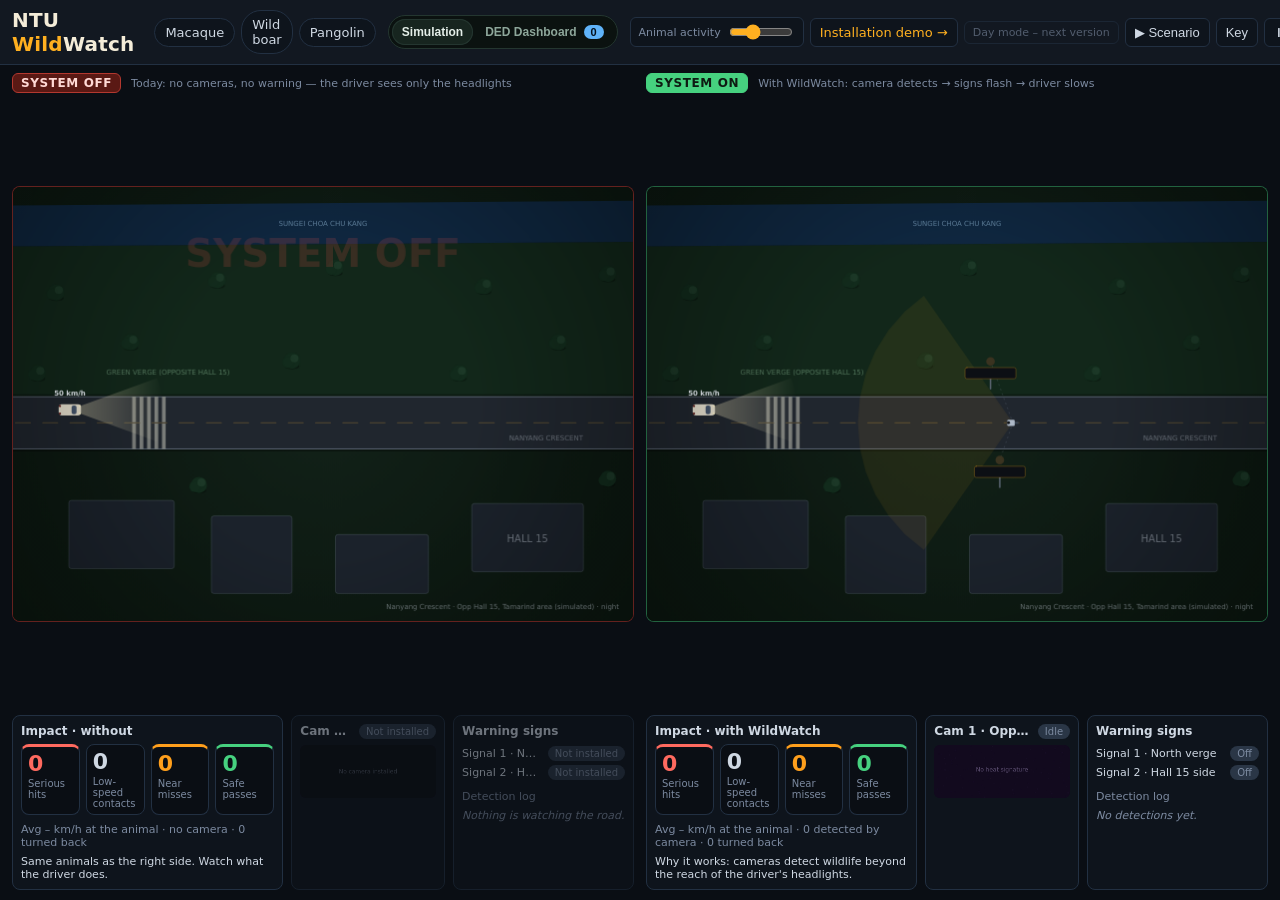
<file: index.html>
<!DOCTYPE html>
<html lang="en">
<head>
  <meta charset="UTF-8" />
  <meta name="viewport" content="width=device-width, initial-scale=1.0" />
  <title>NTU WildWatch — Demo</title>
  <link rel="icon" href="data:image/svg+xml,%3Csvg xmlns='http://www.w3.org/2000/svg' viewBox='0 0 32 32'%3E%3Crect width='32' height='32' rx='6' fill='%230a0e14'/%3E%3Ccircle cx='16' cy='16' r='7' fill='%23ffb020'/%3E%3C/svg%3E" />
  <link rel="stylesheet" href="css/style.css" />
</head>
<body>
  <div id="app">
    <!-- Top bar: brand + tray + controls -->
    <header id="topbar">
      <div class="brand">
        <div class="brand-title" id="brand-title">NTU WildWatch</div>
        <div class="brand-sub" id="brand-tagline"></div>
      </div>
      <div id="tray" class="tray">
        <span class="tray-label">Animals:</span>
        <!-- Species chips are injected by dashboard.js from config -->
      </div>
      <!-- The DED dashboard extension's "Simulation | DED Dashboard" tabs are moved here -->
      <div id="ww-tabs-slot" class="ww-tabs-slot"></div>
      <div class="controls">
        <label class="rate-knob" title="How often animals arrive in the auto-demo">
          <span>Animal activity</span>
          <input id="rate" type="range" min="1" max="10" step="1" value="4" />
        </label>
        <a class="page-link" href="installation.html" title="The installation demo: research values, recommended two-camera layout, cars both ways">Installation demo →</a>
        <span class="badge badge-disabled">Day mode – next version</span>
        <button id="btn-scenario" type="button" title="Play the preset 3-act comparison (S)">▶ Scenario</button>
        <button id="btn-legend" type="button">Key</button>
        <button id="btn-pause" type="button">⏸ Pause</button>
        <button id="btn-reset" type="button">↺ Reset</button>
      </div>
    </header>

    <!-- Main: the same scene twice, side by side. Left = system OFF, right = ON.
         Both share the animals; each has its own car, cameras/signs and scoreboard.
         Grid rows: panel titles / maps / dashboards. -->
    <main id="stage">
      <div class="panel-head off">
        <span class="panel-tag">System OFF</span>
        <span class="panel-sub">Today: no cameras, no warning — the driver sees only the headlights</span>
      </div>
      <div class="panel-head on">
        <span class="panel-tag">System ON</span>
        <span class="panel-sub">With WildWatch: camera detects → signs flash → driver slows</span>
      </div>

      <section class="map-wrap" id="map-wrap-off">
        <canvas class="map" id="map-off" width="1000" height="700"></canvas>
      </section>
      <section class="map-wrap" id="map-wrap-on">
        <canvas class="map" id="map-on" width="1000" height="700"></canvas>
        <div id="legend" class="legend-box" hidden></div>
      </section>
      <div id="hint" class="hint" hidden>
        <span class="hint-dot"></span>
        <span id="hint-text">Drag an animal onto either road to try it yourself</span>
      </div>
      <!-- Preset scenario: results card shown over both maps when it ends (js/scenario.js) -->
      <div id="scenario-card" class="scenario-card" hidden></div>

      <!-- Per-side dashboards: built by dashboard.js -->
      <div class="panel-dash off" id="dash-off"></div>
      <div class="panel-dash on" id="dash-on"></div>
    </main>
  </div>

  <!-- Classic script tags in dependency order. NO ES modules (file:// safe). -->
  <script src="js/config.js"></script>
  <script src="js/geometry.js"></script>
  <script src="js/stats.js"></script>
  <script src="js/animals.js"></script>
  <script src="js/spawner.js"></script>
  <script src="js/car.js"></script>
  <script src="js/detection.js"></script>
  <script src="js/render.js"></script>
  <script src="js/dashboard.js"></script>
  <script src="js/scenario.js"></script>
  <script src="js/main.js"></script>

  <!-- Team DED dashboard extension (vendored). Loads last so js/config.js has set
       window.WILDWATCH_CONFIG; our sim reports detections via WildWatch.record(). -->
  <script src="wildwatch-dashboard.js"></script>
</body>
</html>
</file>
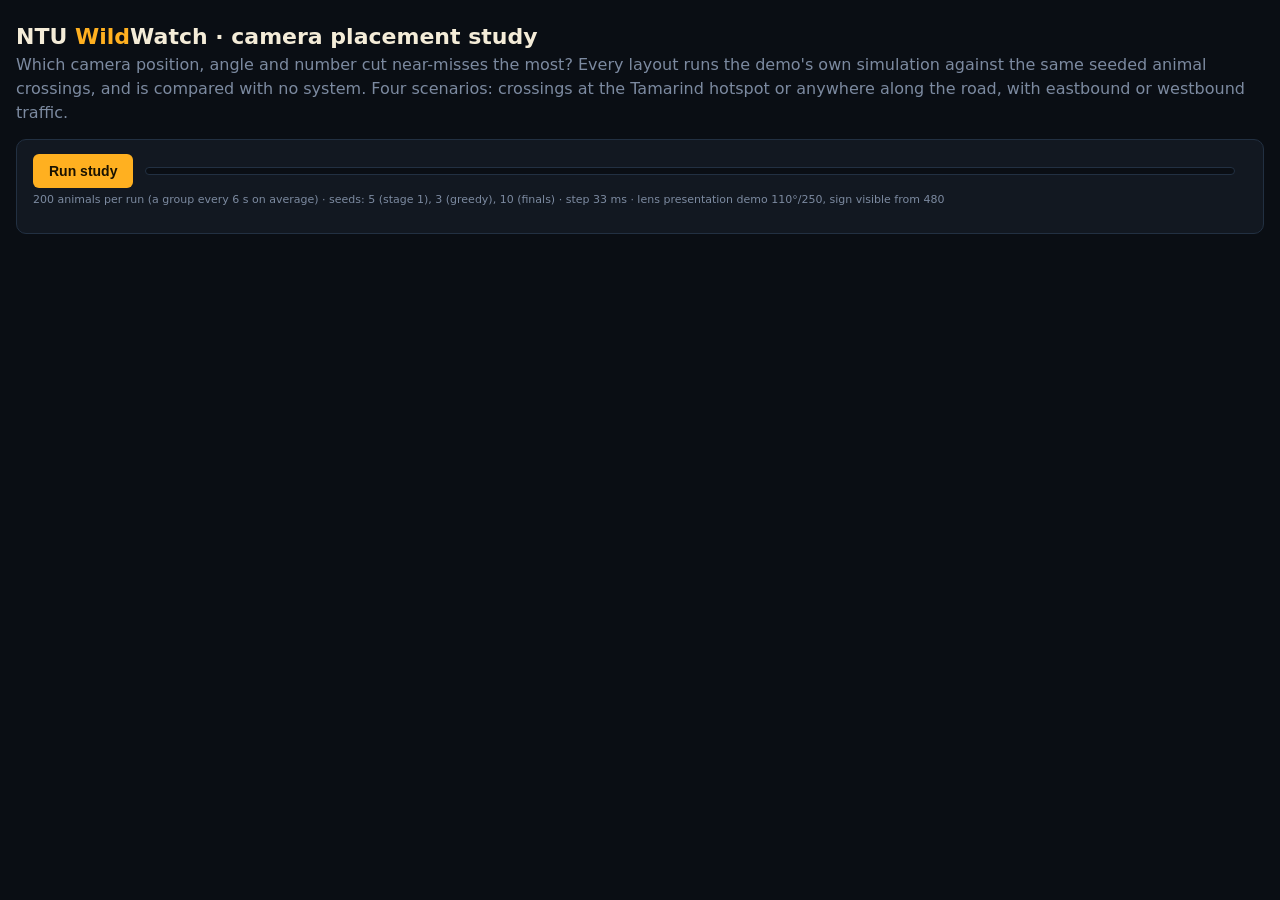
<file: research/index.html>
<!DOCTYPE html>
<html lang="en">
<head>
  <meta charset="UTF-8" />
  <meta name="viewport" content="width=device-width, initial-scale=1.0" />
  <title>Camera Placement Study</title>
  <link rel="icon" href="data:image/svg+xml,%3Csvg xmlns='http://www.w3.org/2000/svg' viewBox='0 0 32 32'%3E%3Crect width='32' height='32' rx='6' fill='%230a0e14'/%3E%3Ccircle cx='16' cy='16' r='7' fill='%23ffb020'/%3E%3C/svg%3E" />
  <style>
    :root { --bg: #0a0e14; --panel: #121821; --border: #223042; --text: #cfd8e3; --muted: #7c8aa0; --amber: #ffb020; --ok: #46d17f; }
    * { box-sizing: border-box; }
    body { margin: 0; background: var(--bg); color: var(--text); font-family: system-ui, -apple-system, "Segoe UI", Roboto, sans-serif; }
    main { max-width: 1400px; margin: 0 auto; padding: 24px 16px 60px; }
    h1 { margin: 0 0 4px; font-size: 22px; color: #f4ecd8; }
    h1 span { color: var(--amber); }
    h2 { margin: 30px 0 4px; font-size: 16px; }
    p { margin: 4px 0 10px; line-height: 1.5; }
    .muted { color: var(--muted); }
    .small { font-size: 11px; }
    .panel { background: var(--panel); border: 1px solid var(--border); border-radius: 10px; padding: 14px 16px; margin-top: 14px; }
    button { background: var(--amber); color: #1a1200; border: 0; border-radius: 6px; padding: 9px 16px; font-weight: 700; font-size: 14px; cursor: pointer; }
    button:disabled { opacity: 0.5; cursor: wait; }
    button.ghost { background: transparent; color: var(--text); border: 1px solid var(--border); font-weight: 500; }
    .row { display: flex; align-items: center; gap: 12px; flex-wrap: wrap; }
    #progress { flex: 1 1 260px; height: 8px; background: var(--bg); border: 1px solid var(--border); border-radius: 5px; overflow: hidden; }
    #progress span { display: block; height: 100%; width: 0; background: var(--amber); }
    .tbox { overflow-x: auto; border: 1px solid var(--border); border-radius: 8px; margin-top: 8px; }
    table { border-collapse: collapse; width: 100%; font-size: 12px; font-variant-numeric: tabular-nums; }
    th { position: sticky; top: 0; background: var(--panel); text-align: left; font-size: 11px; color: var(--muted); padding: 7px 9px; border-bottom: 1px solid var(--border); white-space: nowrap; }
    table.sortable th { cursor: pointer; }
    td { padding: 6px 9px; border-bottom: 1px solid rgba(34,48,66,0.6); white-space: nowrap; }
    td.strong { color: var(--ok); font-weight: 700; }
    .layouts { display: grid; grid-template-columns: repeat(auto-fit, minmax(300px, 1fr)); gap: 12px; margin-top: 8px; }
    .lcard { background: var(--panel); border: 1px solid var(--border); border-radius: 10px; padding: 10px; font-size: 13px; display: flex; flex-direction: column; gap: 6px; }
    .lcard canvas { width: 100%; border-radius: 6px; }
    .bar { height: 7px; background: var(--bg); border-radius: 4px; overflow: hidden; }
    .bar span { display: block; height: 100%; background: var(--ok); }
  </style>
</head>
<body>
  <main>
    <h1>NTU <span>Wild</span>Watch · camera placement study</h1>
    <p class="muted">Which camera position, angle and number cut near-misses the most? Every layout runs the demo's own
      simulation against the same seeded animal crossings, and is compared with no system. Four scenarios: crossings at the
      Tamarind hotspot or anywhere along the road, with eastbound or westbound traffic.</p>
    <div class="panel">
      <div class="row">
        <button id="run" type="button">Run study</button>
        <div id="progress"><span></span></div>
        <span id="progress-label" class="muted small"></span>
        <button id="csv" class="ghost" type="button" hidden>Download CSV</button>
      </div>
      <p class="muted small" id="settings"></p>
      <p id="status" class="small"></p>
    </div>
    <div id="results"></div>
  </main>

  <!-- The demo's own simulation modules (classic scripts, file:// safe) -->
  <script src="../js/config.js"></script>
  <script src="../js/geometry.js"></script>
  <script src="../js/stats.js"></script>
  <script src="../js/animals.js"></script>
  <script src="../js/spawner.js"></script>
  <script src="../js/car.js"></script>
  <script src="../js/detection.js"></script>
  <script src="study.js"></script>
</body>
</html>
</file>
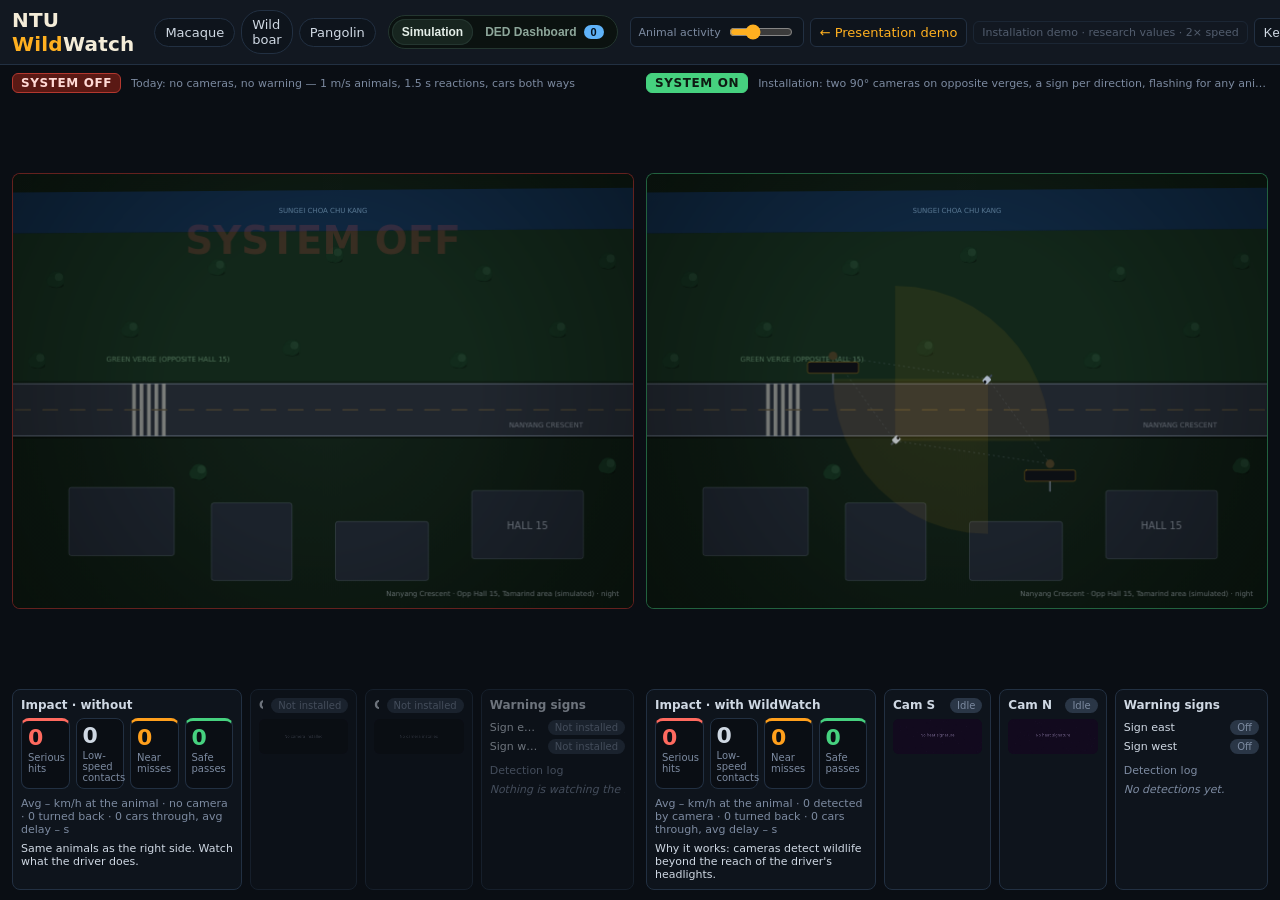
<file: installation.html>
<!DOCTYPE html>
<html lang="en">
<head>
  <meta charset="UTF-8" />
  <meta name="viewport" content="width=device-width, initial-scale=1.0" />
  <title>NTU WildWatch — Installation demo</title>
  <link rel="icon" href="data:image/svg+xml,%3Csvg xmlns='http://www.w3.org/2000/svg' viewBox='0 0 32 32'%3E%3Crect width='32' height='32' rx='6' fill='%230a0e14'/%3E%3Ccircle cx='16' cy='16' r='7' fill='%23ffb020'/%3E%3C/svg%3E" />
  <link rel="stylesheet" href="css/style.css" />
</head>
<!-- data-mode="installation": js/main.js applies config.research (the literature
     values) and config.installation (the recommended installation: 90° camera, a
     sign per direction at its coverage edge flashing for any animal in view, the
     sign asks drivers to slow, 30% obey) and runs a stream of cars both ways.
     index.html is the ordinary presentation demo and is unchanged. -->
<body data-mode="installation">
  <div id="app">
    <header id="topbar">
      <div class="brand">
        <div class="brand-title" id="brand-title">NTU WildWatch</div>
        <div class="brand-sub" id="brand-tagline"></div>
      </div>
      <div id="tray" class="tray">
        <span class="tray-label">Animals:</span>
      </div>
      <div id="ww-tabs-slot" class="ww-tabs-slot"></div>
      <div class="controls">
        <label class="rate-knob" title="How often animals arrive (simulated time; level 4 = a group every 30 s)">
          <span>Animal activity</span>
          <input id="rate" type="range" min="1" max="10" step="1" value="4" />
        </label>
        <a class="page-link" href="index.html" title="The presentation demo: one car per side, demo pacing">← Presentation demo</a>
        <span class="badge badge-disabled" id="inst-badge">Installation demo</span>
        <button id="btn-legend" type="button">Key</button>
        <button id="btn-pause" type="button">⏸ Pause</button>
        <button id="btn-reset" type="button">↺ Reset</button>
      </div>
    </header>

    <main id="stage">
      <div class="panel-head off">
        <span class="panel-tag">System OFF</span>
        <span class="panel-sub">Today: no cameras, no warning</span>
      </div>
      <div class="panel-head on">
        <span class="panel-tag">System ON</span>
        <span class="panel-sub">Recommended installation</span>
      </div>

      <section class="map-wrap" id="map-wrap-off">
        <canvas class="map" id="map-off" width="1000" height="700"></canvas>
      </section>
      <section class="map-wrap" id="map-wrap-on">
        <canvas class="map" id="map-on" width="1000" height="700"></canvas>
        <div id="legend" class="legend-box" hidden></div>
      </section>
      <div id="hint" class="hint" hidden>
        <span class="hint-dot"></span>
        <span id="hint-text"></span>
      </div>
      <div id="scenario-card" class="scenario-card" hidden></div>

      <div class="panel-dash off" id="dash-off"></div>
      <div class="panel-dash on" id="dash-on"></div>
    </main>
  </div>

  <!-- Classic script tags in dependency order. NO ES modules (file:// safe). -->
  <script src="js/config.js"></script>
  <script src="js/geometry.js"></script>
  <script src="js/stats.js"></script>
  <script src="js/animals.js"></script>
  <script src="js/spawner.js"></script>
  <script src="js/car.js"></script>
  <script src="js/detection.js"></script>
  <script src="js/render.js"></script>
  <script src="js/dashboard.js"></script>
  <script src="js/scenario.js"></script>
  <script src="js/main.js"></script>
  <script src="wildwatch-dashboard.js"></script>
</body>
</html>
</file>
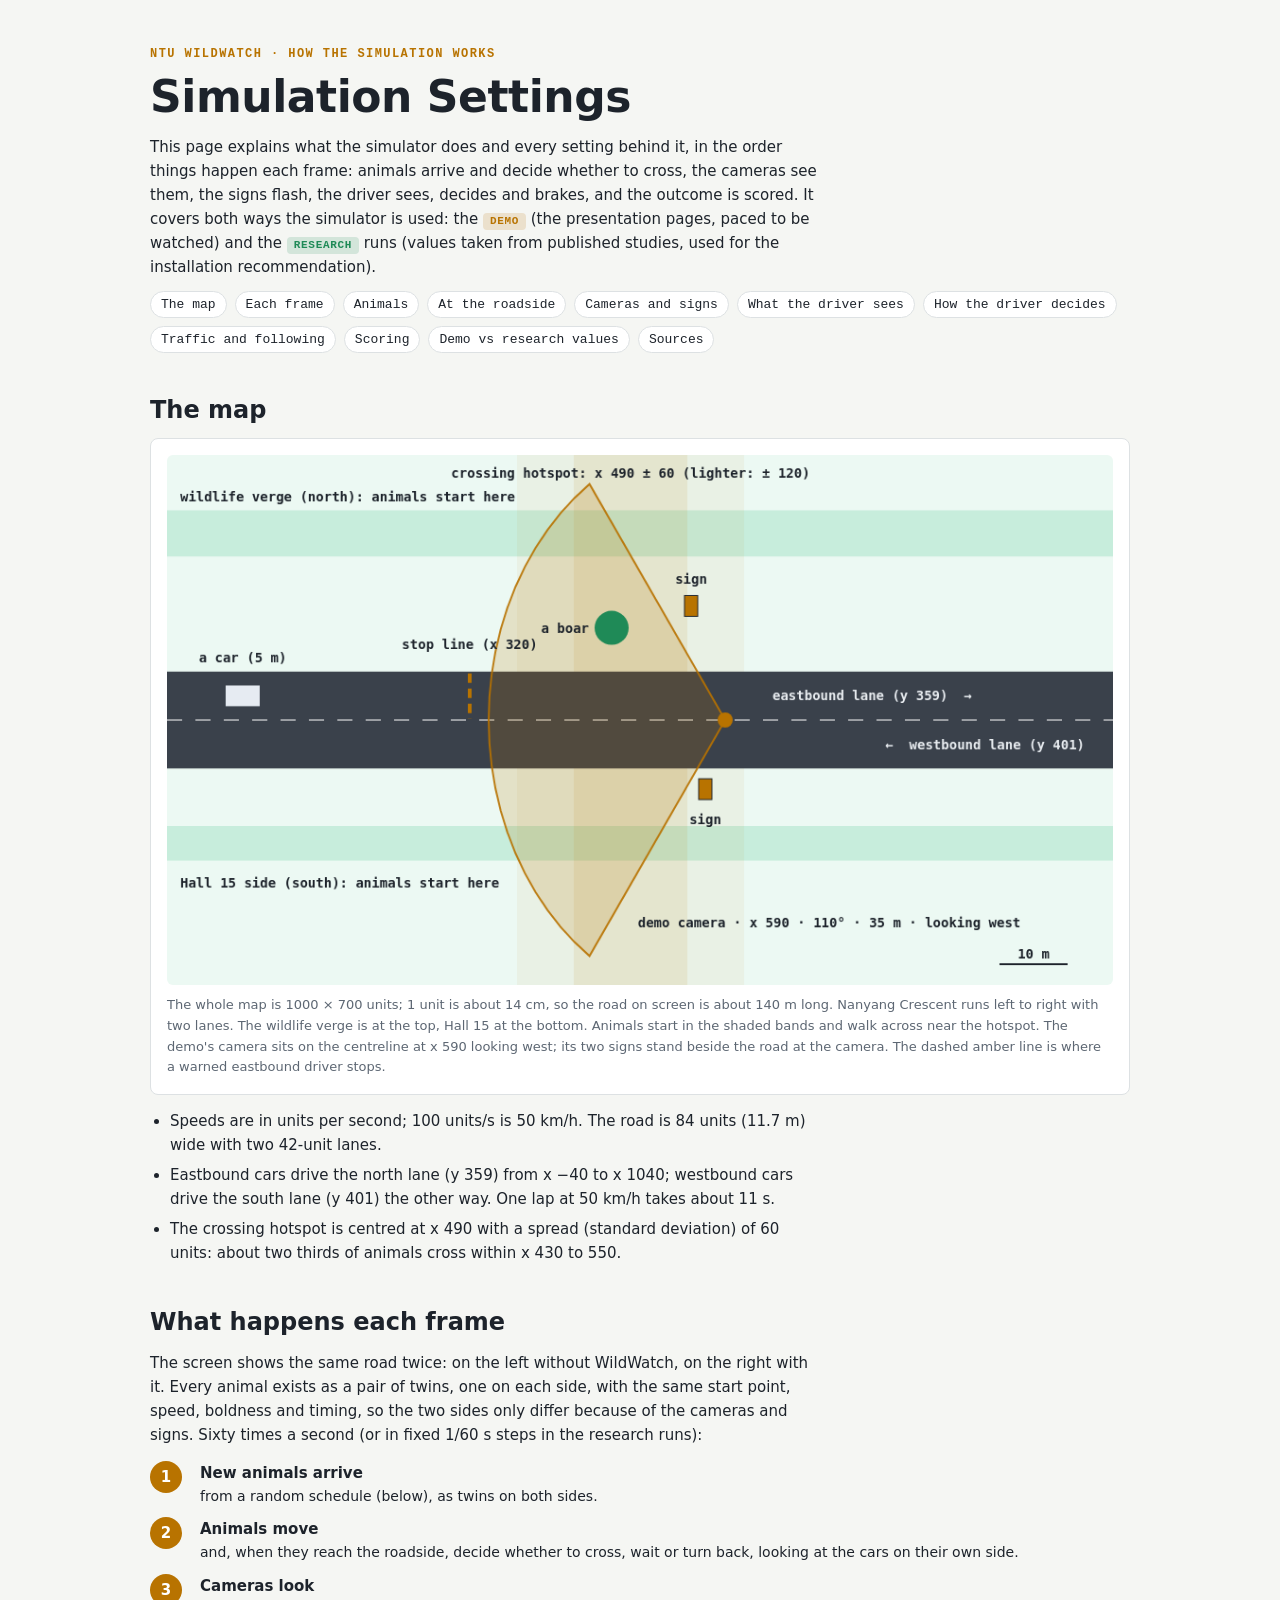
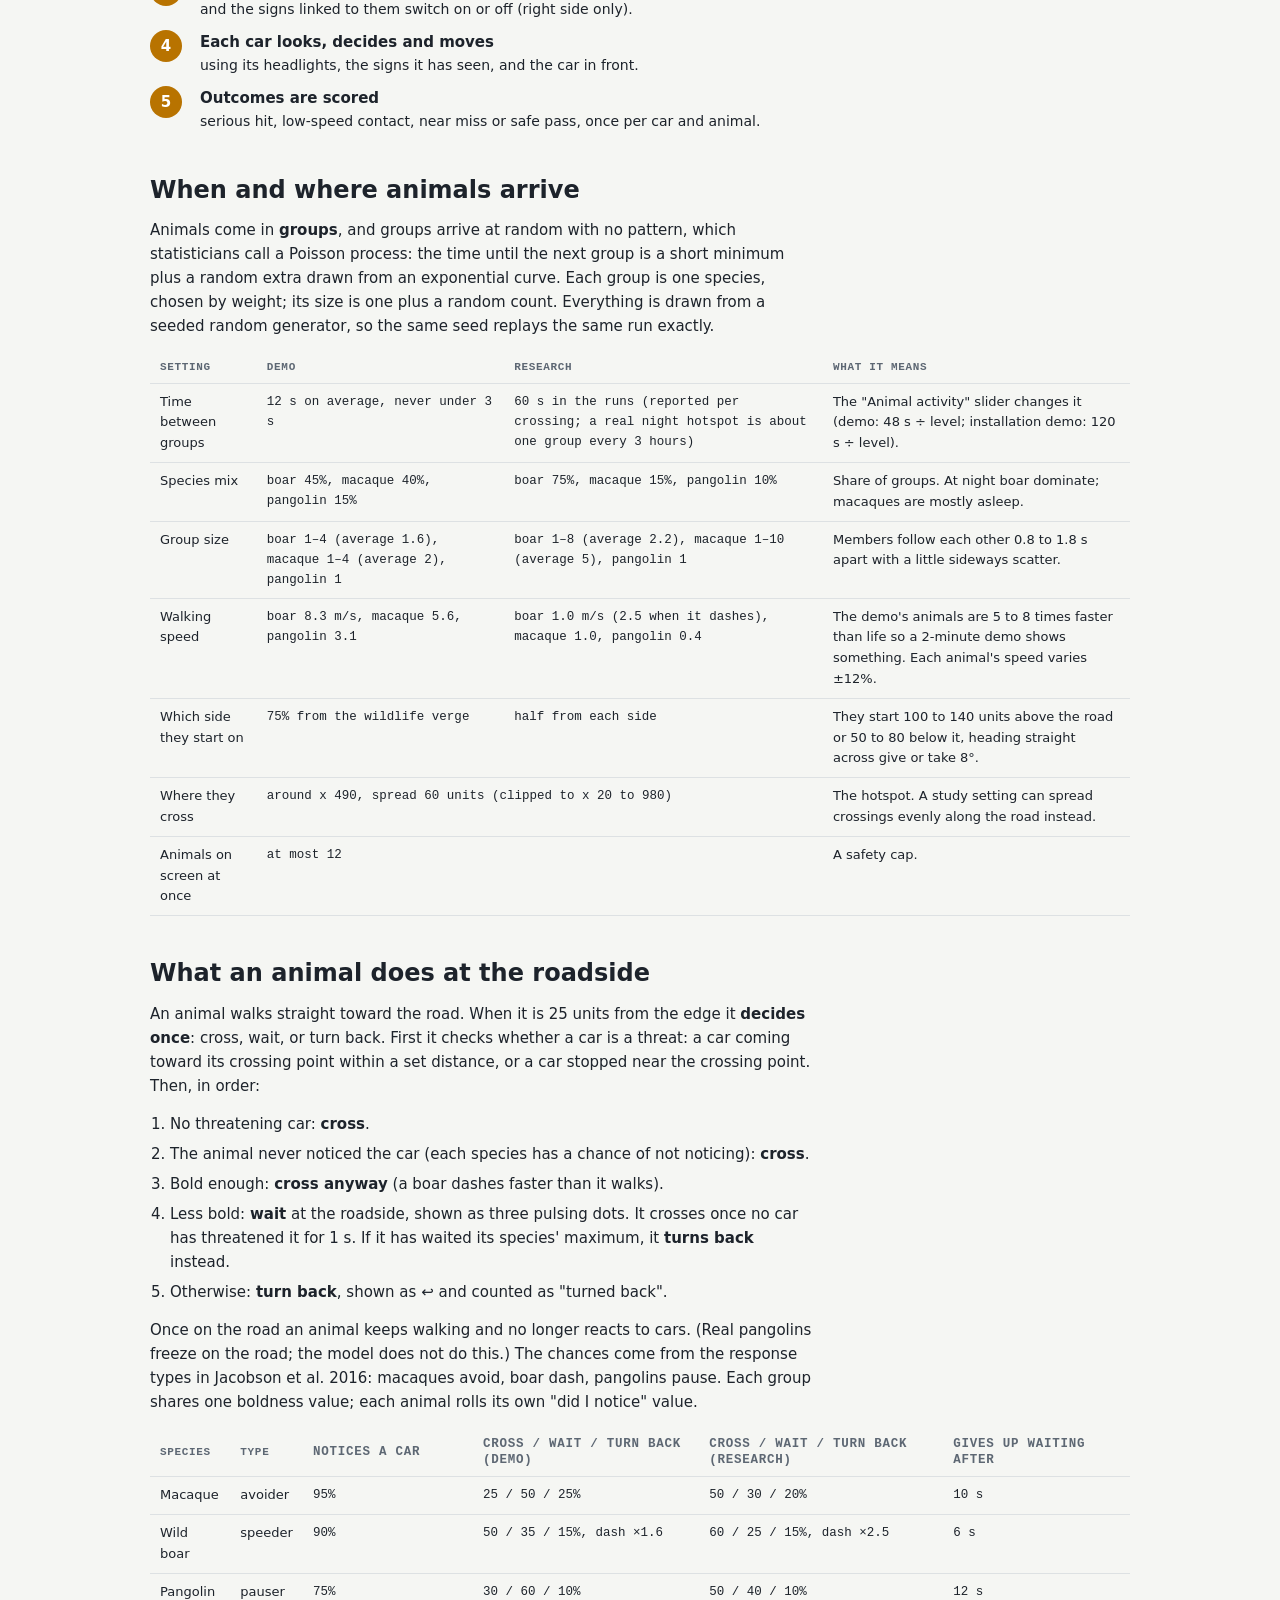
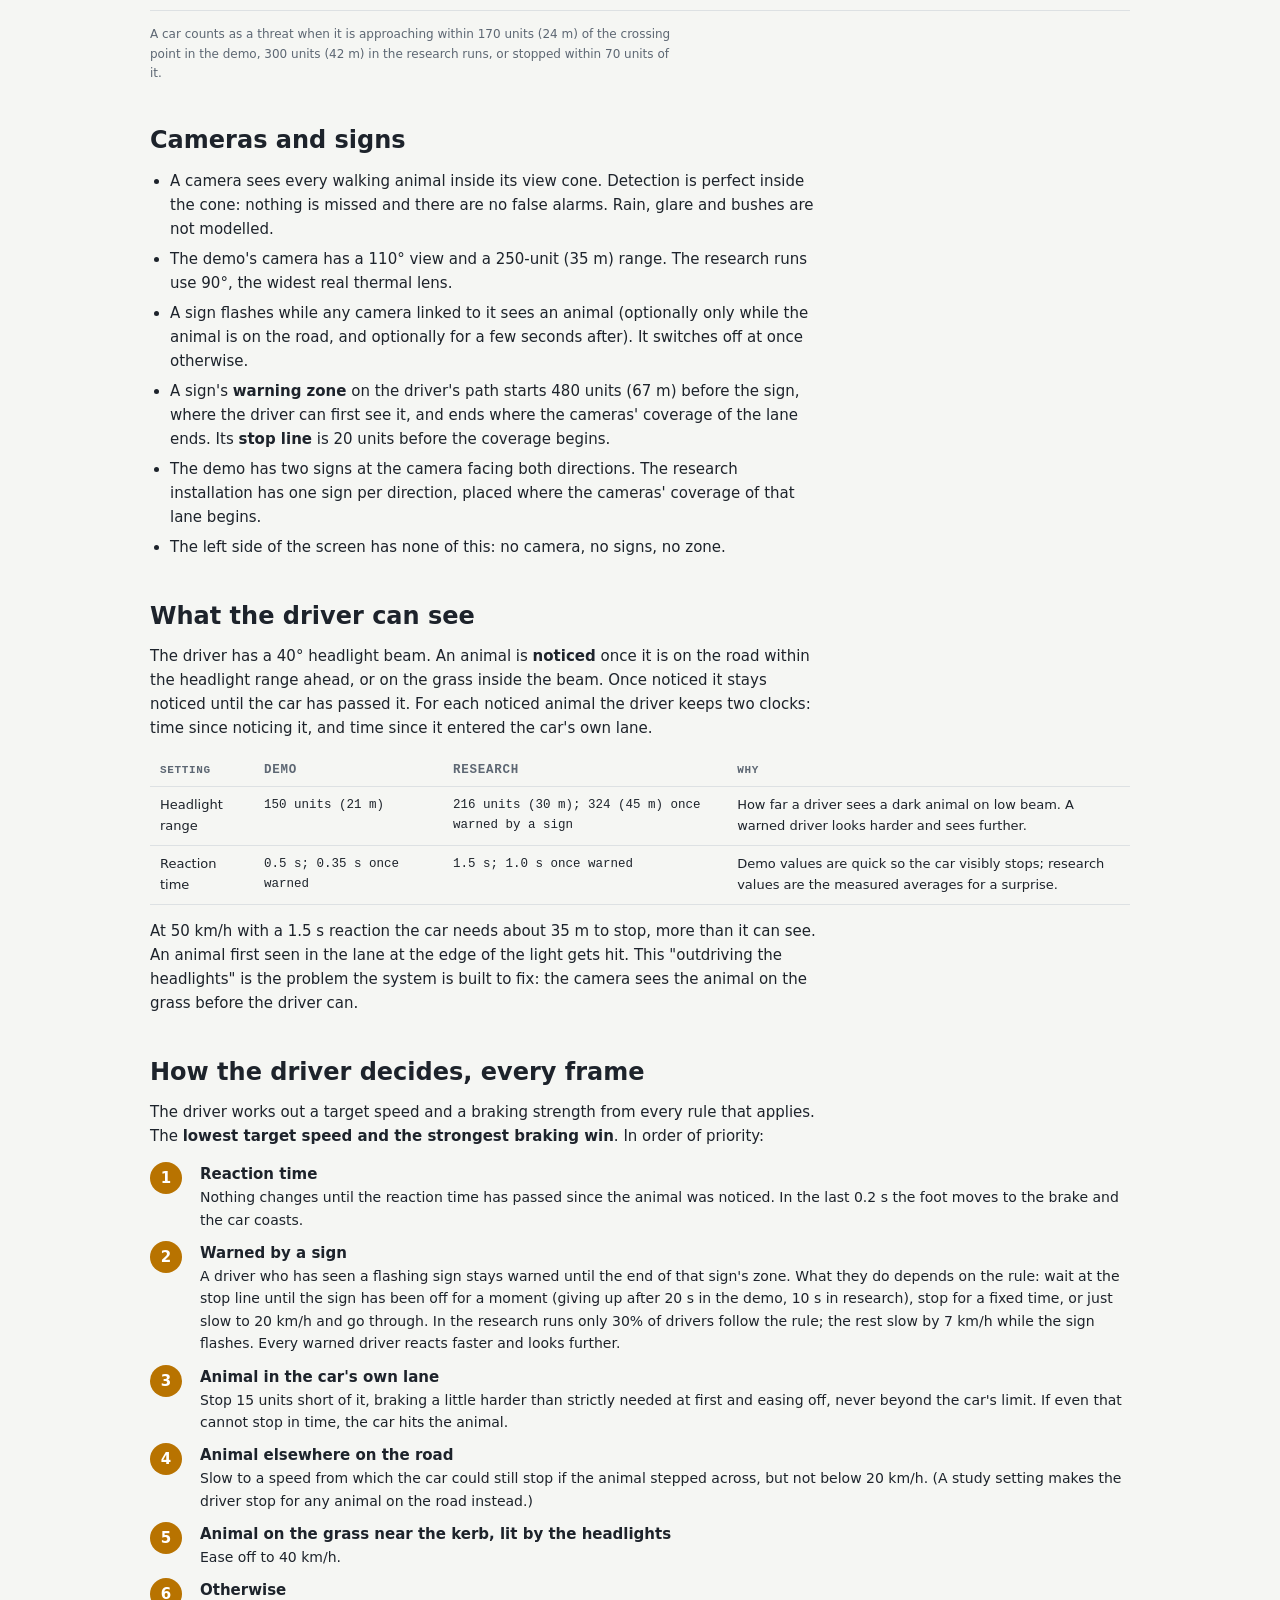
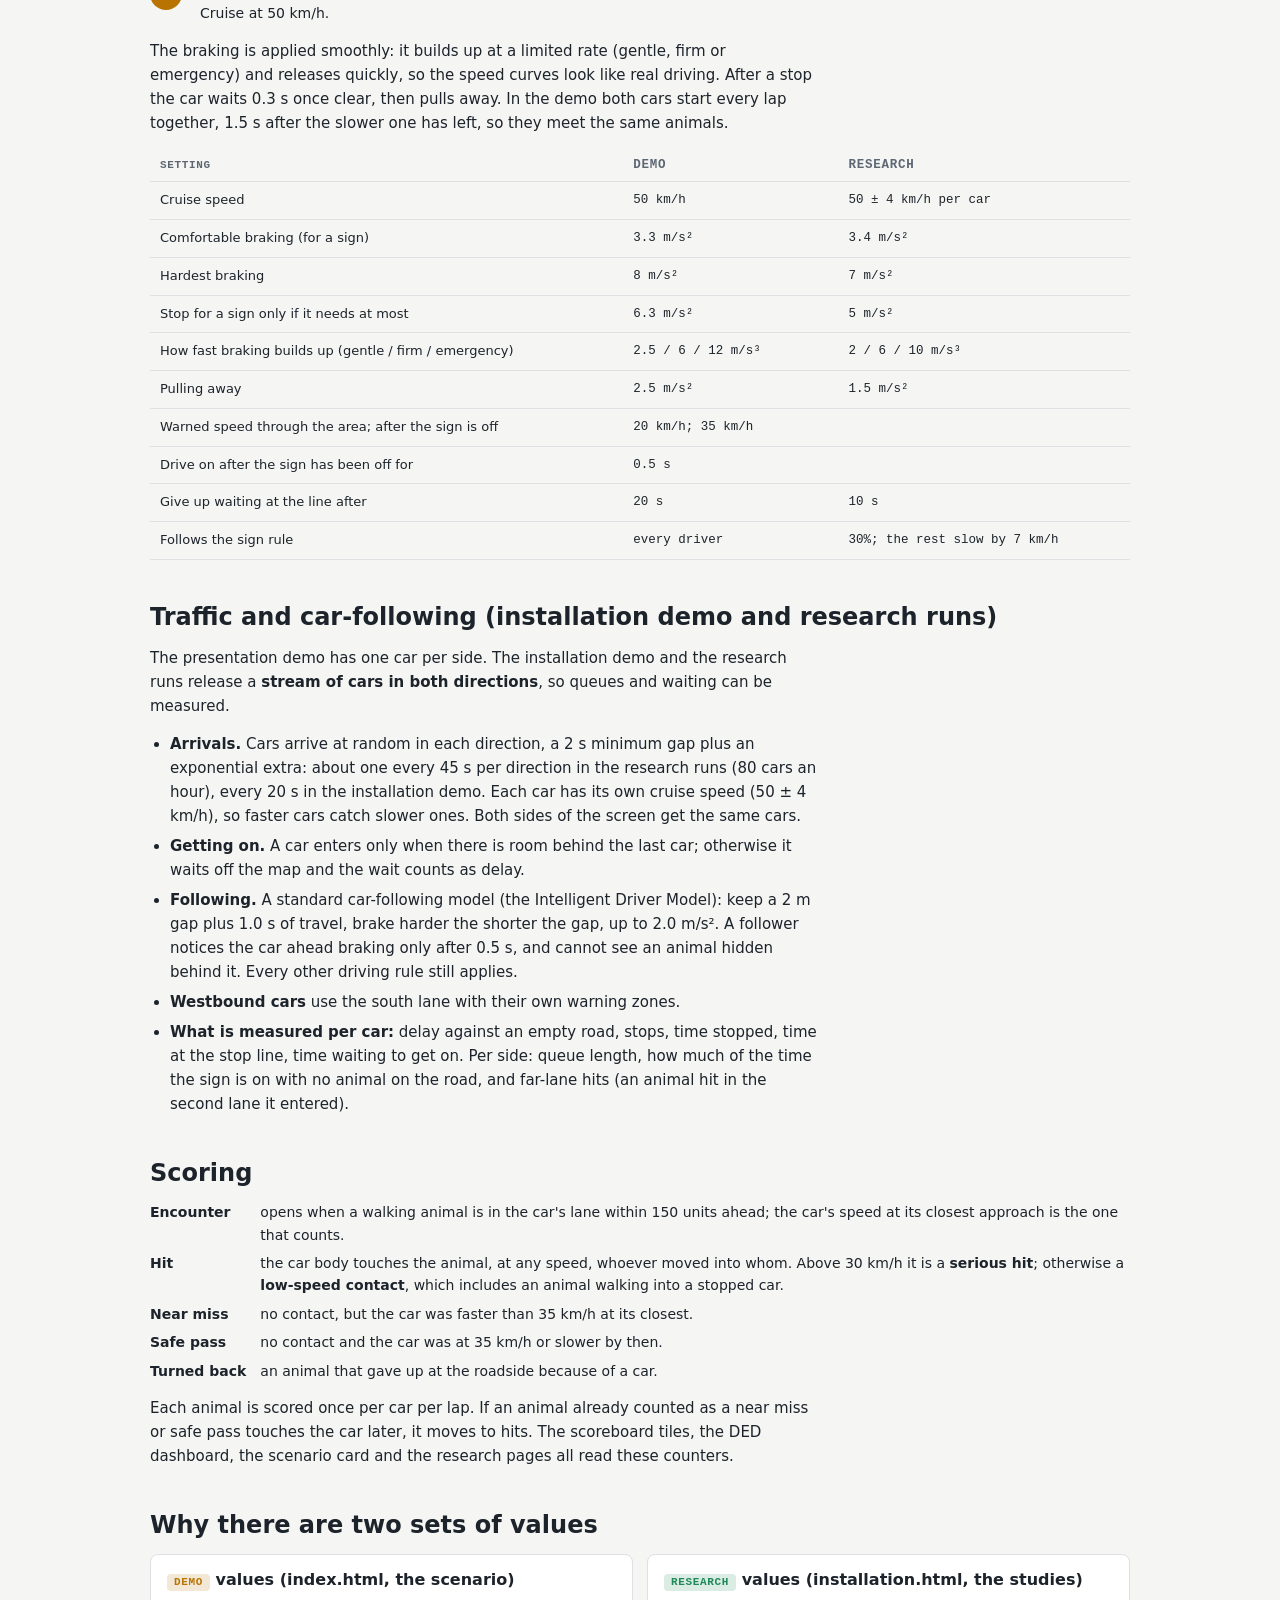
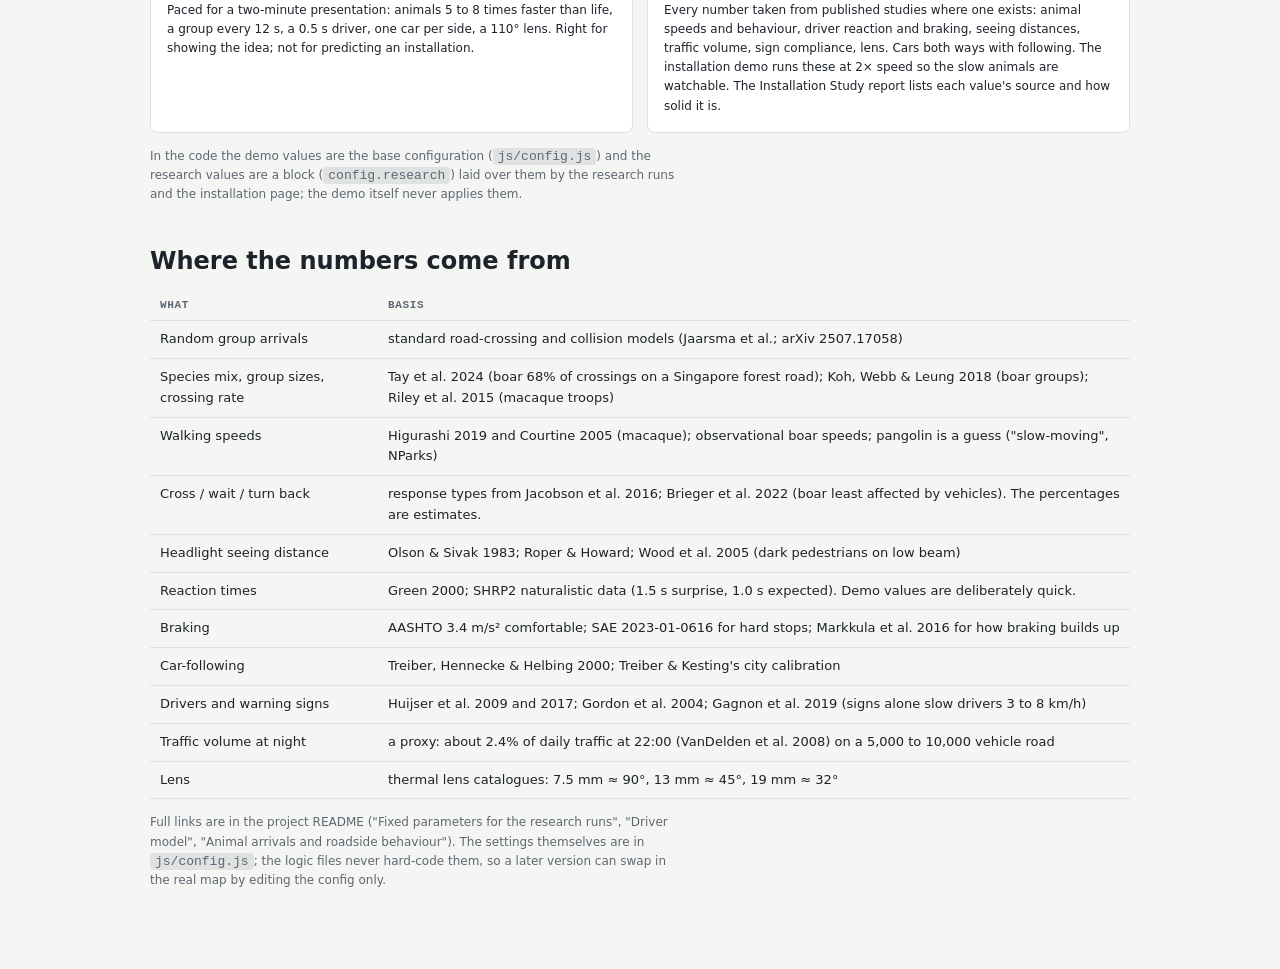
<file: docs/simulation-settings.html>
<!DOCTYPE html>
<html lang="en">
<head>
<meta name="viewport" content="width=device-width, initial-scale=1.0">
<meta charset="utf-8">
<title>Simulation Settings</title>
<style>
  :root {
    --bg: #f5f6f3; --surface: #ffffff; --ink: #1d232b; --muted: #5d6773; --line: #dde1e3;
    --amber: #b87300; --good: #1f8a57; --bad: #c2412f;
    --font-display: "Overpass", "Segoe UI", system-ui, sans-serif;
    --font-body: "Public Sans", "Segoe UI", system-ui, sans-serif;
    --font-mono: "Overpass Mono", ui-monospace, Consolas, monospace;
  }
  @media (prefers-color-scheme: dark) {
    :root:not([data-theme="light"]) { --bg: #0c1117; --surface: #131a22; --ink: #dfe5ec; --muted: #8c98a6; --line: #26313d; --amber: #ffb020; --good: #46c08a; --bad: #ff6a5f; color-scheme: dark; }
  }
  :root[data-theme="dark"] { --bg: #0c1117; --surface: #131a22; --ink: #dfe5ec; --muted: #8c98a6; --line: #26313d; --amber: #ffb020; --good: #46c08a; --bad: #ff6a5f; color-scheme: dark; }
  * { box-sizing: border-box; }
  body { background: var(--bg); color: var(--ink); font: 15px/1.6 var(--font-body);
    padding-left: max(16px, env(safe-area-inset-left, 0px)); padding-right: max(16px, env(safe-area-inset-right, 0px)); padding-block: 40px 72px; }
  main { max-width: 980px; margin: 0 auto; display: flex; flex-direction: column; gap: 44px; }
  .prose { max-width: 70ch; }
  h1, h2, h3 { font-family: var(--font-display); text-wrap: balance; margin: 0; line-height: 1.15; }
  h1 { font-size: clamp(30px, 5vw, 44px); font-weight: 800; letter-spacing: -0.01em; }
  h2 { font-size: 24px; font-weight: 800; }
  h3 { font-size: 16px; font-weight: 600; }
  p { margin: 0; }
  section { display: flex; flex-direction: column; gap: 14px; }
  .eyebrow { font: 600 12px/1 var(--font-mono); letter-spacing: 0.12em; text-transform: uppercase; color: var(--amber); }
  .meta { font: 13px/1.5 var(--font-mono); color: var(--muted); }
  .muted { color: var(--muted); }
  .small { font-size: 12px; }
  header { display: flex; flex-direction: column; gap: 12px; }
  ul.tight, ol.tight { margin: 0; padding-left: 20px; display: flex; flex-direction: column; gap: 6px; }
  .figure { background: var(--surface); border: 1px solid var(--line); border-radius: 8px; padding: 16px; display: flex; flex-direction: column; gap: 10px; min-width: 0; }
  .figure .cap { font-size: 13px; color: var(--muted); }
  .scroll { overflow-x: auto; }
  table { border-collapse: collapse; width: 100%; font-size: 13px; font-variant-numeric: tabular-nums; }
  th { text-align: left; font: 600 11px/1.3 var(--font-mono); letter-spacing: 0.06em; text-transform: uppercase; color: var(--muted); padding: 8px 10px; border-bottom: 1px solid var(--line); white-space: nowrap; }
  td { padding: 8px 10px; border-bottom: 1px solid var(--line); vertical-align: top; }
  td.n, th.n { text-align: left; font-family: var(--font-mono); font-size: 12.5px; white-space: normal; min-width: 170px; }
  td.k { font-family: var(--font-mono); font-size: 12px; white-space: nowrap; }
  .two { display: grid; grid-template-columns: repeat(auto-fit, minmax(300px, 1fr)); gap: 14px; }
  .steps { counter-reset: s; display: flex; flex-direction: column; gap: 10px; }
  .step { display: grid; grid-template-columns: 40px 1fr; gap: 10px; align-items: start; }
  .step .n { width: 32px; height: 32px; border-radius: 50%; background: var(--amber); color: #fff; font: 800 15px/32px var(--font-display); text-align: center; }
  .step b { display: block; }
  .step p { font-size: 14px; }
  canvas { width: 100%; max-width: 100%; border-radius: 6px; display: block; }
  code { font: 13px var(--font-mono); background: color-mix(in oklab, var(--muted) 14%, transparent); padding: 1px 5px; border-radius: 4px; }
  .nav { display: flex; flex-wrap: wrap; gap: 8px; }
  .nav a { font: 13px/1 var(--font-mono); border: 1px solid var(--line); background: var(--surface); border-radius: 999px; padding: 6px 10px; color: var(--ink); text-decoration: none; }
  dl.terms { margin: 0; display: grid; grid-template-columns: max-content 1fr; gap: 6px 14px; font-size: 14px; }
  dl.terms dt { font-weight: 600; } dl.terms dd { margin: 0; }
  .tag { display: inline-block; font: 600 11px/1 var(--font-mono); letter-spacing: 0.06em; text-transform: uppercase; padding: 3px 7px; border-radius: 4px; background: color-mix(in oklab, var(--amber) 16%, transparent); color: var(--amber); }
  .tag.r { background: color-mix(in oklab, var(--good) 16%, transparent); color: var(--good); }
</style>

</head>
<body>
<main>
  <header>
    <div class="eyebrow">NTU WildWatch · how the simulation works</div>
    <h1>Simulation Settings</h1>
    <p class="prose">This page explains what the simulator does and every setting behind it, in the order things happen each frame: animals arrive and decide whether to cross, the cameras see them, the signs flash, the driver sees, decides and brakes, and the outcome is scored. It covers both ways the simulator is used: the <span class="tag">demo</span> (the presentation pages, paced to be watched) and the <span class="tag r">research</span> runs (values taken from published studies, used for the installation recommendation).</p>
    <div class="nav">
      <a href="#map">The map</a><a href="#frame">Each frame</a><a href="#animals">Animals</a><a href="#roadside">At the roadside</a><a href="#cameras">Cameras and signs</a><a href="#eyes">What the driver sees</a><a href="#decide">How the driver decides</a><a href="#traffic">Traffic and following</a><a href="#score">Scoring</a><a href="#values">Demo vs research values</a><a href="#sources">Sources</a>
    </div>
  </header>

  <section id="map">
    <h2>The map</h2>
    <div class="figure">
      <canvas id="mapcanvas" width="1000" height="560" aria-label="Top-down drawing of the simulated road: two lanes, the crossing hotspot, the verges where animals start, the demo camera and its two signs, and the stop line"></canvas>
      <div class="cap">The whole map is 1000 × 700 units; 1 unit is about 14 cm, so the road on screen is about 140 m long. Nanyang Crescent runs left to right with two lanes. The wildlife verge is at the top, Hall 15 at the bottom. Animals start in the shaded bands and walk across near the hotspot. The demo's camera sits on the centreline at x 590 looking west; its two signs stand beside the road at the camera. The dashed amber line is where a warned eastbound driver stops.</div>
    </div>
    <ul class="tight prose">
      <li>Speeds are in units per second; 100 units/s is 50 km/h. The road is 84 units (11.7 m) wide with two 42-unit lanes.</li>
      <li>Eastbound cars drive the north lane (y 359) from x −40 to x 1040; westbound cars drive the south lane (y 401) the other way. One lap at 50 km/h takes about 11 s.</li>
      <li>The crossing hotspot is centred at x 490 with a spread (standard deviation) of 60 units: about two thirds of animals cross within x 430 to 550.</li>
    </ul>
  </section>

  <section id="frame">
    <h2>What happens each frame</h2>
    <p class="prose">The screen shows the same road twice: on the left without WildWatch, on the right with it. Every animal exists as a pair of twins, one on each side, with the same start point, speed, boldness and timing, so the two sides only differ because of the cameras and signs. Sixty times a second (or in fixed 1/60 s steps in the research runs):</p>
    <div class="steps">
      <div class="step"><span class="n">1</span><div><b>New animals arrive</b><p>from a random schedule (below), as twins on both sides.</p></div></div>
      <div class="step"><span class="n">2</span><div><b>Animals move</b><p>and, when they reach the roadside, decide whether to cross, wait or turn back, looking at the cars on their own side.</p></div></div>
      <div class="step"><span class="n">3</span><div><b>Cameras look</b><p>and the signs linked to them switch on or off (right side only).</p></div></div>
      <div class="step"><span class="n">4</span><div><b>Each car looks, decides and moves</b><p>using its headlights, the signs it has seen, and the car in front.</p></div></div>
      <div class="step"><span class="n">5</span><div><b>Outcomes are scored</b><p>serious hit, low-speed contact, near miss or safe pass, once per car and animal.</p></div></div>
    </div>
  </section>

  <section id="animals">
    <h2>When and where animals arrive</h2>
    <p class="prose">Animals come in <b>groups</b>, and groups arrive at random with no pattern, which statisticians call a Poisson process: the time until the next group is a short minimum plus a random extra drawn from an exponential curve. Each group is one species, chosen by weight; its size is one plus a random count. Everything is drawn from a seeded random generator, so the same seed replays the same run exactly.</p>
    <div class="scroll"><table>
      <thead><tr><th>Setting</th><th>Demo</th><th>Research</th><th>What it means</th></tr></thead>
      <tbody>
        <tr><td>Time between groups</td><td class="n">12 s on average, never under 3 s</td><td class="n">60 s in the runs (reported per crossing; a real night hotspot is about one group every 3 hours)</td><td>The "Animal activity" slider changes it (demo: 48 s ÷ level; installation demo: 120 s ÷ level).</td></tr>
        <tr><td>Species mix</td><td class="n">boar 45%, macaque 40%, pangolin 15%</td><td class="n">boar 75%, macaque 15%, pangolin 10%</td><td>Share of groups. At night boar dominate; macaques are mostly asleep.</td></tr>
        <tr><td>Group size</td><td class="n">boar 1–4 (average 1.6), macaque 1–4 (average 2), pangolin 1</td><td class="n">boar 1–8 (average 2.2), macaque 1–10 (average 5), pangolin 1</td><td>Members follow each other 0.8 to 1.8 s apart with a little sideways scatter.</td></tr>
        <tr><td>Walking speed</td><td class="n">boar 8.3 m/s, macaque 5.6, pangolin 3.1</td><td class="n">boar 1.0 m/s (2.5 when it dashes), macaque 1.0, pangolin 0.4</td><td>The demo's animals are 5 to 8 times faster than life so a 2-minute demo shows something. Each animal's speed varies ±12%.</td></tr>
        <tr><td>Which side they start on</td><td class="n">75% from the wildlife verge</td><td class="n">half from each side</td><td>They start 100 to 140 units above the road or 50 to 80 below it, heading straight across give or take 8°.</td></tr>
        <tr><td>Where they cross</td><td class="n" colspan="2">around x 490, spread 60 units (clipped to x 20 to 980)</td><td>The hotspot. A study setting can spread crossings evenly along the road instead.</td></tr>
        <tr><td>Animals on screen at once</td><td class="n" colspan="2">at most 12</td><td>A safety cap.</td></tr>
      </tbody>
    </table></div>
  </section>

  <section id="roadside">
    <h2>What an animal does at the roadside</h2>
    <p class="prose">An animal walks straight toward the road. When it is 25 units from the edge it <b>decides once</b>: cross, wait, or turn back. First it checks whether a car is a threat: a car coming toward its crossing point within a set distance, or a car stopped near the crossing point. Then, in order:</p>
    <ol class="tight prose">
      <li>No threatening car: <b>cross</b>.</li>
      <li>The animal never noticed the car (each species has a chance of not noticing): <b>cross</b>.</li>
      <li>Bold enough: <b>cross anyway</b> (a boar dashes faster than it walks).</li>
      <li>Less bold: <b>wait</b> at the roadside, shown as three pulsing dots. It crosses once no car has threatened it for 1 s. If it has waited its species' maximum, it <b>turns back</b> instead.</li>
      <li>Otherwise: <b>turn back</b>, shown as ↩ and counted as "turned back".</li>
    </ol>
    <p class="prose">Once on the road an animal keeps walking and no longer reacts to cars. (Real pangolins freeze on the road; the model does not do this.) The chances come from the response types in Jacobson et al. 2016: macaques avoid, boar dash, pangolins pause. Each group shares one boldness value; each animal rolls its own "did I notice" value.</p>
    <div class="scroll"><table>
      <thead><tr><th>Species</th><th>Type</th><th class="n">Notices a car</th><th class="n">Cross / wait / turn back (demo)</th><th class="n">Cross / wait / turn back (research)</th><th class="n">Gives up waiting after</th></tr></thead>
      <tbody>
        <tr><td>Macaque</td><td>avoider</td><td class="n">95%</td><td class="n">25 / 50 / 25%</td><td class="n">50 / 30 / 20%</td><td class="n">10 s</td></tr>
        <tr><td>Wild boar</td><td>speeder</td><td class="n">90%</td><td class="n">50 / 35 / 15%, dash ×1.6</td><td class="n">60 / 25 / 15%, dash ×2.5</td><td class="n">6 s</td></tr>
        <tr><td>Pangolin</td><td>pauser</td><td class="n">75%</td><td class="n">30 / 60 / 10%</td><td class="n">50 / 40 / 10%</td><td class="n">12 s</td></tr>
      </tbody>
    </table></div>
    <p class="prose muted small">A car counts as a threat when it is approaching within 170 units (24 m) of the crossing point in the demo, 300 units (42 m) in the research runs, or stopped within 70 units of it.</p>
  </section>

  <section id="cameras">
    <h2>Cameras and signs</h2>
    <ul class="tight prose">
      <li>A camera sees every walking animal inside its view cone. Detection is perfect inside the cone: nothing is missed and there are no false alarms. Rain, glare and bushes are not modelled.</li>
      <li>The demo's camera has a 110° view and a 250-unit (35 m) range. The research runs use 90°, the widest real thermal lens.</li>
      <li>A sign flashes while any camera linked to it sees an animal (optionally only while the animal is on the road, and optionally for a few seconds after). It switches off at once otherwise.</li>
      <li>A sign's <b>warning zone</b> on the driver's path starts 480 units (67 m) before the sign, where the driver can first see it, and ends where the cameras' coverage of the lane ends. Its <b>stop line</b> is 20 units before the coverage begins.</li>
      <li>The demo has two signs at the camera facing both directions. The research installation has one sign per direction, placed where the cameras' coverage of that lane begins.</li>
      <li>The left side of the screen has none of this: no camera, no signs, no zone.</li>
    </ul>
  </section>

  <section id="eyes">
    <h2>What the driver can see</h2>
    <p class="prose">The driver has a 40° headlight beam. An animal is <b>noticed</b> once it is on the road within the headlight range ahead, or on the grass inside the beam. Once noticed it stays noticed until the car has passed it. For each noticed animal the driver keeps two clocks: time since noticing it, and time since it entered the car's own lane.</p>
    <div class="scroll"><table>
      <thead><tr><th>Setting</th><th class="n">Demo</th><th class="n">Research</th><th>Why</th></tr></thead>
      <tbody>
        <tr><td>Headlight range</td><td class="n">150 units (21 m)</td><td class="n">216 units (30 m); 324 (45 m) once warned by a sign</td><td>How far a driver sees a dark animal on low beam. A warned driver looks harder and sees further.</td></tr>
        <tr><td>Reaction time</td><td class="n">0.5 s; 0.35 s once warned</td><td class="n">1.5 s; 1.0 s once warned</td><td>Demo values are quick so the car visibly stops; research values are the measured averages for a surprise.</td></tr>
      </tbody>
    </table></div>
    <p class="prose">At 50 km/h with a 1.5 s reaction the car needs about 35 m to stop, more than it can see. An animal first seen in the lane at the edge of the light gets hit. This "outdriving the headlights" is the problem the system is built to fix: the camera sees the animal on the grass before the driver can.</p>
  </section>

  <section id="decide">
    <h2>How the driver decides, every frame</h2>
    <p class="prose">The driver works out a target speed and a braking strength from every rule that applies. The <b>lowest target speed and the strongest braking win</b>. In order of priority:</p>
    <div class="steps">
      <div class="step"><span class="n">1</span><div><b>Reaction time</b><p>Nothing changes until the reaction time has passed since the animal was noticed. In the last 0.2 s the foot moves to the brake and the car coasts.</p></div></div>
      <div class="step"><span class="n">2</span><div><b>Warned by a sign</b><p>A driver who has seen a flashing sign stays warned until the end of that sign's zone. What they do depends on the rule: wait at the stop line until the sign has been off for a moment (giving up after 20 s in the demo, 10 s in research), stop for a fixed time, or just slow to 20 km/h and go through. In the research runs only 30% of drivers follow the rule; the rest slow by 7 km/h while the sign flashes. Every warned driver reacts faster and looks further.</p></div></div>
      <div class="step"><span class="n">3</span><div><b>Animal in the car's own lane</b><p>Stop 15 units short of it, braking a little harder than strictly needed at first and easing off, never beyond the car's limit. If even that cannot stop in time, the car hits the animal.</p></div></div>
      <div class="step"><span class="n">4</span><div><b>Animal elsewhere on the road</b><p>Slow to a speed from which the car could still stop if the animal stepped across, but not below 20 km/h. (A study setting makes the driver stop for any animal on the road instead.)</p></div></div>
      <div class="step"><span class="n">5</span><div><b>Animal on the grass near the kerb, lit by the headlights</b><p>Ease off to 40 km/h.</p></div></div>
      <div class="step"><span class="n">6</span><div><b>Otherwise</b><p>Cruise at 50 km/h.</p></div></div>
    </div>
    <p class="prose">The braking is applied smoothly: it builds up at a limited rate (gentle, firm or emergency) and releases quickly, so the speed curves look like real driving. After a stop the car waits 0.3 s once clear, then pulls away. In the demo both cars start every lap together, 1.5 s after the slower one has left, so they meet the same animals.</p>
    <div class="scroll"><table>
      <thead><tr><th>Setting</th><th class="n">Demo</th><th class="n">Research</th></tr></thead>
      <tbody>
        <tr><td>Cruise speed</td><td class="n">50 km/h</td><td class="n">50 ± 4 km/h per car</td></tr>
        <tr><td>Comfortable braking (for a sign)</td><td class="n">3.3 m/s²</td><td class="n">3.4 m/s²</td></tr>
        <tr><td>Hardest braking</td><td class="n">8 m/s²</td><td class="n">7 m/s²</td></tr>
        <tr><td>Stop for a sign only if it needs at most</td><td class="n">6.3 m/s²</td><td class="n">5 m/s²</td></tr>
        <tr><td>How fast braking builds up (gentle / firm / emergency)</td><td class="n">2.5 / 6 / 12 m/s³</td><td class="n">2 / 6 / 10 m/s³</td></tr>
        <tr><td>Pulling away</td><td class="n">2.5 m/s²</td><td class="n">1.5 m/s²</td></tr>
        <tr><td>Warned speed through the area; after the sign is off</td><td class="n" colspan="2">20 km/h; 35 km/h</td></tr>
        <tr><td>Drive on after the sign has been off for</td><td class="n" colspan="2">0.5 s</td></tr>
        <tr><td>Give up waiting at the line after</td><td class="n">20 s</td><td class="n">10 s</td></tr>
        <tr><td>Follows the sign rule</td><td class="n">every driver</td><td class="n">30%; the rest slow by 7 km/h</td></tr>
      </tbody>
    </table></div>
  </section>

  <section id="traffic">
    <h2>Traffic and car-following (installation demo and research runs)</h2>
    <p class="prose">The presentation demo has one car per side. The installation demo and the research runs release a <b>stream of cars in both directions</b>, so queues and waiting can be measured.</p>
    <ul class="tight prose">
      <li><b>Arrivals.</b> Cars arrive at random in each direction, a 2 s minimum gap plus an exponential extra: about one every 45 s per direction in the research runs (80 cars an hour), every 20 s in the installation demo. Each car has its own cruise speed (50 ± 4 km/h), so faster cars catch slower ones. Both sides of the screen get the same cars.</li>
      <li><b>Getting on.</b> A car enters only when there is room behind the last car; otherwise it waits off the map and the wait counts as delay.</li>
      <li><b>Following.</b> A standard car-following model (the Intelligent Driver Model): keep a 2 m gap plus 1.0 s of travel, brake harder the shorter the gap, up to 2.0 m/s². A follower notices the car ahead braking only after 0.5 s, and cannot see an animal hidden behind it. Every other driving rule still applies.</li>
      <li><b>Westbound cars</b> use the south lane with their own warning zones.</li>
      <li><b>What is measured per car:</b> delay against an empty road, stops, time stopped, time at the stop line, time waiting to get on. Per side: queue length, how much of the time the sign is on with no animal on the road, and far-lane hits (an animal hit in the second lane it entered).</li>
    </ul>
  </section>

  <section id="score">
    <h2>Scoring</h2>
    <dl class="terms">
      <dt>Encounter</dt><dd>opens when a walking animal is in the car's lane within 150 units ahead; the car's speed at its closest approach is the one that counts.</dd>
      <dt>Hit</dt><dd>the car body touches the animal, at any speed, whoever moved into whom. Above 30 km/h it is a <b>serious hit</b>; otherwise a <b>low-speed contact</b>, which includes an animal walking into a stopped car.</dd>
      <dt>Near miss</dt><dd>no contact, but the car was faster than 35 km/h at its closest.</dd>
      <dt>Safe pass</dt><dd>no contact and the car was at 35 km/h or slower by then.</dd>
      <dt>Turned back</dt><dd>an animal that gave up at the roadside because of a car.</dd>
    </dl>
    <p class="prose">Each animal is scored once per car per lap. If an animal already counted as a near miss or safe pass touches the car later, it moves to hits. The scoreboard tiles, the DED dashboard, the scenario card and the research pages all read these counters.</p>
  </section>

  <section id="values">
    <h2>Why there are two sets of values</h2>
    <div class="two">
      <div class="figure">
        <h3><span class="tag">Demo</span> values (index.html, the scenario)</h3>
        <p class="small">Paced for a two-minute presentation: animals 5 to 8 times faster than life, a group every 12 s, a 0.5 s driver, one car per side, a 110° lens. Right for showing the idea; not for predicting an installation.</p>
      </div>
      <div class="figure">
        <h3><span class="tag r">Research</span> values (installation.html, the studies)</h3>
        <p class="small">Every number taken from published studies where one exists: animal speeds and behaviour, driver reaction and braking, seeing distances, traffic volume, sign compliance, lens. Cars both ways with following. The installation demo runs these at 2× speed so the slow animals are watchable. The Installation Study report lists each value's source and how solid it is.</p>
      </div>
    </div>
    <p class="prose muted small">In the code the demo values are the base configuration (<code>js/config.js</code>) and the research values are a block (<code>config.research</code>) laid over them by the research runs and the installation page; the demo itself never applies them.</p>
  </section>

  <section id="sources">
    <h2>Where the numbers come from</h2>
    <div class="scroll"><table>
      <thead><tr><th>What</th><th>Basis</th></tr></thead>
      <tbody>
        <tr><td>Random group arrivals</td><td>standard road-crossing and collision models (Jaarsma et al.; arXiv 2507.17058)</td></tr>
        <tr><td>Species mix, group sizes, crossing rate</td><td>Tay et al. 2024 (boar 68% of crossings on a Singapore forest road); Koh, Webb & Leung 2018 (boar groups); Riley et al. 2015 (macaque troops)</td></tr>
        <tr><td>Walking speeds</td><td>Higurashi 2019 and Courtine 2005 (macaque); observational boar speeds; pangolin is a guess ("slow-moving", NParks)</td></tr>
        <tr><td>Cross / wait / turn back</td><td>response types from Jacobson et al. 2016; Brieger et al. 2022 (boar least affected by vehicles). The percentages are estimates.</td></tr>
        <tr><td>Headlight seeing distance</td><td>Olson & Sivak 1983; Roper & Howard; Wood et al. 2005 (dark pedestrians on low beam)</td></tr>
        <tr><td>Reaction times</td><td>Green 2000; SHRP2 naturalistic data (1.5 s surprise, 1.0 s expected). Demo values are deliberately quick.</td></tr>
        <tr><td>Braking</td><td>AASHTO 3.4 m/s² comfortable; SAE 2023-01-0616 for hard stops; Markkula et al. 2016 for how braking builds up</td></tr>
        <tr><td>Car-following</td><td>Treiber, Hennecke & Helbing 2000; Treiber & Kesting's city calibration</td></tr>
        <tr><td>Drivers and warning signs</td><td>Huijser et al. 2009 and 2017; Gordon et al. 2004; Gagnon et al. 2019 (signs alone slow drivers 3 to 8 km/h)</td></tr>
        <tr><td>Traffic volume at night</td><td>a proxy: about 2.4% of daily traffic at 22:00 (VanDelden et al. 2008) on a 5,000 to 10,000 vehicle road</td></tr>
        <tr><td>Lens</td><td>thermal lens catalogues: 7.5 mm ≈ 90°, 13 mm ≈ 45°, 19 mm ≈ 32°</td></tr>
      </tbody>
    </table></div>
    <p class="prose muted small">Full links are in the project README ("Fixed parameters for the research runs", "Driver model", "Animal arrivals and roadside behaviour"). The settings themselves are in <code>js/config.js</code>; the logic files never hard-code them, so a later version can swap in the real map by editing the config only.</p>
  </section>
</main>

<script>
  function cssVar(n) { return getComputedStyle(document.documentElement).getPropertyValue(n).trim(); }
  function drawMap() {
    var c = document.getElementById("mapcanvas"), ctx = c.getContext("2d");
    var x0 = 0, x1 = 1000, y0 = 150, y1 = 610;
    var sx = c.width / (x1 - x0), sy = c.height / (y1 - y0);
    var P = function (x, y) { return [(x - x0) * sx, (y - y0) * sy]; };
    var ink = cssVar("--ink"), muted = cssVar("--muted"), amber = cssVar("--amber"), good = cssVar("--good");
    ctx.clearRect(0, 0, c.width, c.height);
    ctx.fillStyle = cssVar("--surface"); ctx.fillRect(0, 0, c.width, c.height);
    ctx.fillStyle = "rgba(70,192,138,0.10)"; ctx.fillRect(0, 0, c.width, c.height);
    // start bands: north 100–140 above the road edge (y 198–238), south 50–80 below (y 472–502)
    ctx.fillStyle = "rgba(70,192,138,0.22)";
    ctx.fillRect(0, P(0, 198)[1], c.width, P(0, 238)[1] - P(0, 198)[1]);
    ctx.fillRect(0, P(0, 472)[1], c.width, P(0, 502)[1] - P(0, 472)[1]);
    // hotspot band ±1 sd and ±2 sd
    var h0 = P(430, 0)[0], h1 = P(550, 0)[0], g0 = P(370, 0)[0], g1 = P(610, 0)[0];
    ctx.fillStyle = amber; ctx.globalAlpha = 0.06; ctx.fillRect(g0, 0, g1 - g0, c.height); ctx.globalAlpha = 0.10; ctx.fillRect(h0, 0, h1 - h0, c.height); ctx.globalAlpha = 1;
    // road
    var r0 = P(0, 338)[1], r1 = P(0, 422)[1], cy = P(0, 380)[1];
    ctx.fillStyle = "#3a414b"; ctx.fillRect(0, r0, c.width, r1 - r0);
    ctx.strokeStyle = "rgba(255,255,255,0.5)"; ctx.setLineDash([16, 14]); ctx.lineWidth = 2;
    ctx.beginPath(); ctx.moveTo(0, cy); ctx.lineTo(c.width, cy); ctx.stroke(); ctx.setLineDash([]);
    ctx.fillStyle = "#e9edf1"; ctx.font = "600 14px " + cssVar("--font-mono"); ctx.textAlign = "left";
    ctx.fillText("eastbound lane (y 359)  →", P(640, 0)[0], P(0, 359)[1] + 5);
    ctx.textAlign = "right"; ctx.fillText("←  westbound lane (y 401)", P(970, 0)[0], P(0, 401)[1] + 5);
    // demo camera cone (590,380) facing W, 110°, 250
    var cam = { x: 590, y: 380, deg: 180, fov: 110, range: 250 };
    var a0 = (cam.deg - cam.fov / 2) * Math.PI / 180, a1 = (cam.deg + cam.fov / 2) * Math.PI / 180, p = P(cam.x, cam.y);
    ctx.beginPath(); ctx.moveTo(p[0], p[1]);
    for (var i = 0; i <= 24; i++) { var a = a0 + (a1 - a0) * i / 24; var q = P(cam.x + Math.cos(a) * cam.range, cam.y + Math.sin(a) * cam.range); ctx.lineTo(q[0], q[1]); }
    ctx.closePath(); ctx.fillStyle = amber; ctx.globalAlpha = 0.18; ctx.fill(); ctx.globalAlpha = 0.9; ctx.strokeStyle = amber; ctx.lineWidth = 2; ctx.stroke(); ctx.globalAlpha = 1;
    ctx.fillStyle = amber; ctx.beginPath(); ctx.arc(p[0], p[1], 8, 0, Math.PI * 2); ctx.fill();
    // signs at (554,281) and (569,440)
    [[554, 281], [569, 440]].forEach(function (s) { var q = P(s[0], s[1]); ctx.fillStyle = amber; ctx.fillRect(q[0] - 7, q[1] - 11, 14, 22); ctx.strokeStyle = ink; ctx.lineWidth = 1; ctx.strokeRect(q[0] - 7, q[1] - 11, 14, 22); });
    // stop line x 320 across the east lane
    ctx.strokeStyle = amber; ctx.lineWidth = 4; ctx.setLineDash([10, 6]);
    ctx.beginPath(); ctx.moveTo(P(320, 338)[0], r0 + 2); ctx.lineTo(P(320, 380)[0], cy - 1); ctx.stroke(); ctx.setLineDash([]);
    // a car and an animal for scale
    var car = P(80, 359); ctx.fillStyle = "#e6ebf2"; ctx.fillRect(car[0] - 18 * sx, car[1] - 9 * sy, 36 * sx, 18 * sy);
    var an = P(470, 300); ctx.fillStyle = good; ctx.beginPath(); ctx.arc(an[0], an[1], 18 * sx, 0, Math.PI * 2); ctx.fill();
    // labels
    ctx.fillStyle = ink; ctx.font = "600 14px " + cssVar("--font-mono"); ctx.textAlign = "left";
    ctx.fillText("wildlife verge (north): animals start here", 14, P(0, 190)[1]);
    ctx.fillText("Hall 15 side (south): animals start here", 14, P(0, 525)[1]);
    ctx.textAlign = "center";
    ctx.fillText("crossing hotspot: x 490 ± 60 (lighter: ± 120)", (h0 + h1) / 2, P(0, 170)[1]);
    ctx.fillText("demo camera · x 590 · 110° · 35 m · looking west", P(700, 0)[0], P(0, 560)[1]);
    ctx.fillText("sign", P(554, 0)[0], P(0, 262)[1]);
    ctx.fillText("sign", P(569, 0)[0], P(0, 470)[1]);
    ctx.fillText("stop line (x 320)", P(320, 0)[0], P(0, 318)[1]);
    ctx.fillText("a car (5 m)", car[0], P(0, 330)[1]);
    ctx.textAlign = "right"; ctx.fillText("a boar", an[0] - 24, an[1] + 5); ctx.textAlign = "center";
    var b0 = P(880, 0)[0], b1 = P(952, 0)[0], by = c.height - 22;
    ctx.strokeStyle = ink; ctx.lineWidth = 2; ctx.beginPath(); ctx.moveTo(b0, by); ctx.lineTo(b1, by); ctx.stroke();
    ctx.fillText("10 m", (b0 + b1) / 2, by - 6);
  }
  drawMap();
  if (window.matchMedia) { var mq = window.matchMedia("(prefers-color-scheme: dark)"); if (mq.addEventListener) mq.addEventListener("change", drawMap); }
  new MutationObserver(drawMap).observe(document.documentElement, { attributes: true, attributeFilter: ["data-theme"] });
  if (document.fonts && document.fonts.ready) document.fonts.ready.then(drawMap);
</script>
</body>
</html>
</file>
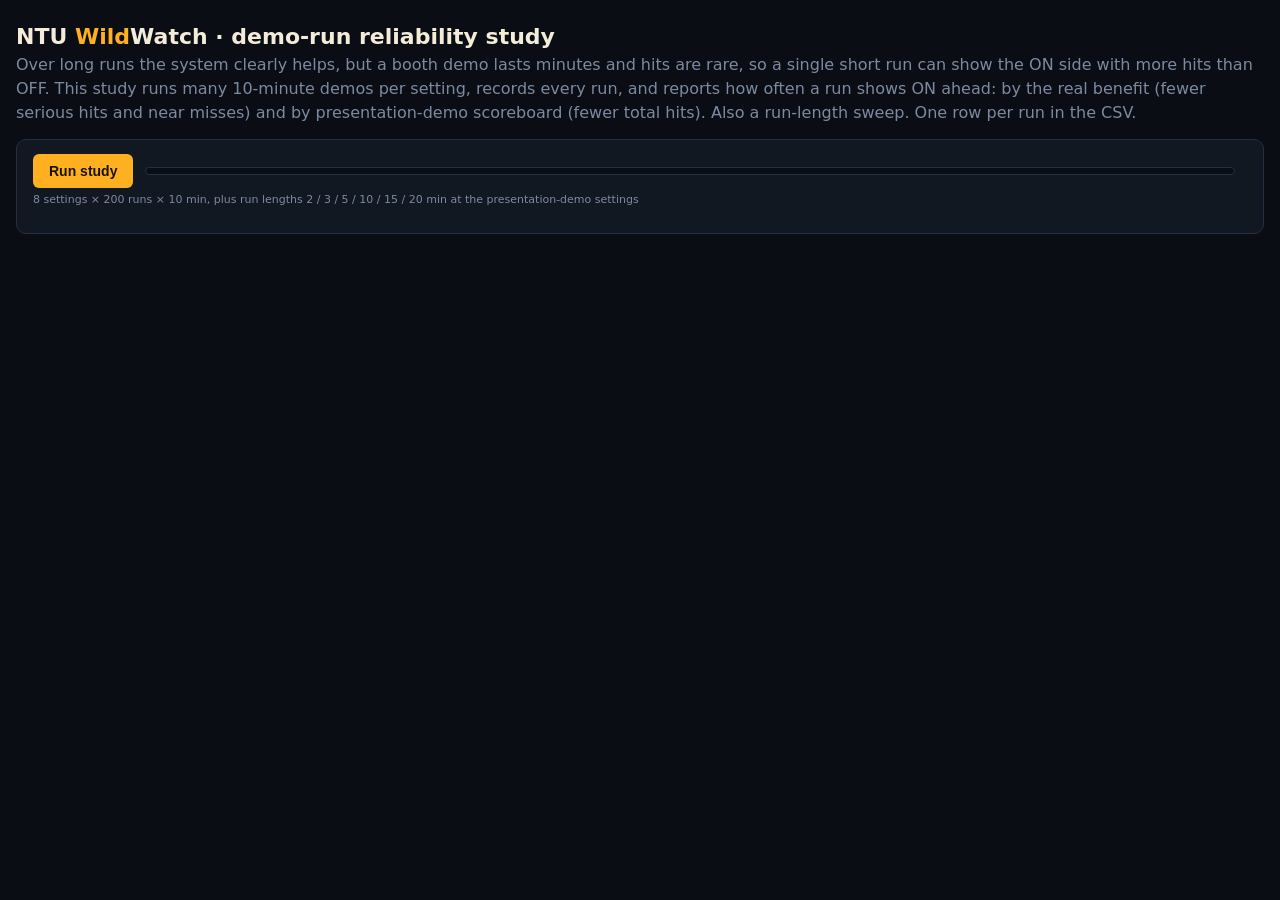
<file: research/demo-runs.html>
<!DOCTYPE html>
<html lang="en">
<head>
  <meta charset="UTF-8" />
  <meta name="viewport" content="width=device-width, initial-scale=1.0" />
  <title>Demo Runs Study</title>
  <link rel="icon" href="data:image/svg+xml,%3Csvg xmlns='http://www.w3.org/2000/svg' viewBox='0 0 32 32'%3E%3Crect width='32' height='32' rx='6' fill='%230a0e14'/%3E%3Ccircle cx='16' cy='16' r='7' fill='%23ffb020'/%3E%3C/svg%3E" />
  <style>
    :root { --bg: #0a0e14; --panel: #121821; --border: #223042; --text: #cfd8e3; --muted: #7c8aa0; --amber: #ffb020; --ok: #46d17f; }
    * { box-sizing: border-box; }
    body { margin: 0; background: var(--bg); color: var(--text); font-family: system-ui, -apple-system, "Segoe UI", Roboto, sans-serif; }
    main { max-width: 1400px; margin: 0 auto; padding: 24px 16px 60px; }
    h1 { margin: 0 0 4px; font-size: 22px; color: #f4ecd8; }
    h1 span { color: var(--amber); }
    h2 { margin: 30px 0 4px; font-size: 16px; }
    p { margin: 4px 0 10px; line-height: 1.5; }
    .muted { color: var(--muted); }
    .small { font-size: 11px; }
    .panel { background: var(--panel); border: 1px solid var(--border); border-radius: 10px; padding: 14px 16px; margin-top: 14px; }
    button { background: var(--amber); color: #1a1200; border: 0; border-radius: 6px; padding: 9px 16px; font-weight: 700; font-size: 14px; cursor: pointer; }
    button:disabled { opacity: 0.5; cursor: wait; }
    button.ghost { background: transparent; color: var(--text); border: 1px solid var(--border); font-weight: 500; }
    .row { display: flex; align-items: center; gap: 12px; flex-wrap: wrap; }
    #progress { flex: 1 1 260px; height: 8px; background: var(--bg); border: 1px solid var(--border); border-radius: 5px; overflow: hidden; }
    #progress span { display: block; height: 100%; width: 0; background: var(--amber); }
    td.bad { color: #ff6a5f; }
    .tbox { overflow-x: auto; border: 1px solid var(--border); border-radius: 8px; margin-top: 8px; }
    table { border-collapse: collapse; width: 100%; font-size: 12px; font-variant-numeric: tabular-nums; }
    th { position: sticky; top: 0; background: var(--panel); text-align: left; font-size: 11px; color: var(--muted); padding: 7px 9px; border-bottom: 1px solid var(--border); white-space: nowrap; }
    td { padding: 6px 9px; border-bottom: 1px solid rgba(34,48,66,0.6); white-space: nowrap; }
    td.n, th.n { text-align: right; }
    td.strong { color: var(--ok); font-weight: 700; }
    tr.hl td { background: rgba(255, 176, 32, 0.08); }
    canvas { width: 100%; max-width: 100%; border-radius: 8px; margin-top: 8px; display: block; }
  </style>
</head>
<body>
  <main>
    <h1>NTU <span>Wild</span>Watch · demo-run reliability study</h1>
    <p class="muted">Over long runs the system clearly helps, but a booth demo lasts minutes and hits are rare, so a single
      short run can show the ON side with more hits than OFF. This study runs many 10-minute demos per setting, records every
      run, and reports how often a run shows ON ahead: by the real benefit (fewer serious hits and near misses) and by presentation-demo
      scoreboard (fewer total hits). Also a run-length sweep. One row per run in the CSV.</p>
    <div class="panel">
      <div class="row">
        <button id="run" type="button">Run study</button>
        <div id="progress"><span></span></div>
        <span id="progress-label" class="muted small"></span>
        <button id="csv" class="ghost" type="button" hidden>Download CSV</button>
      </div>
      <p class="muted small" id="settings"></p>
      <p id="status" class="small"></p>
    </div>
    <div id="results"></div>
  </main>

  <!-- The demo's own simulation modules (classic scripts, file:// safe) -->
  <script src="../js/config.js"></script>
  <script src="../js/geometry.js"></script>
  <script src="../js/stats.js"></script>
  <script src="../js/animals.js"></script>
  <script src="../js/spawner.js"></script>
  <script src="../js/car.js"></script>
  <script src="../js/detection.js"></script>
  <script src="settings.js"></script>
  <script src="demo-runs.js"></script>
</body>
</html>
</file>
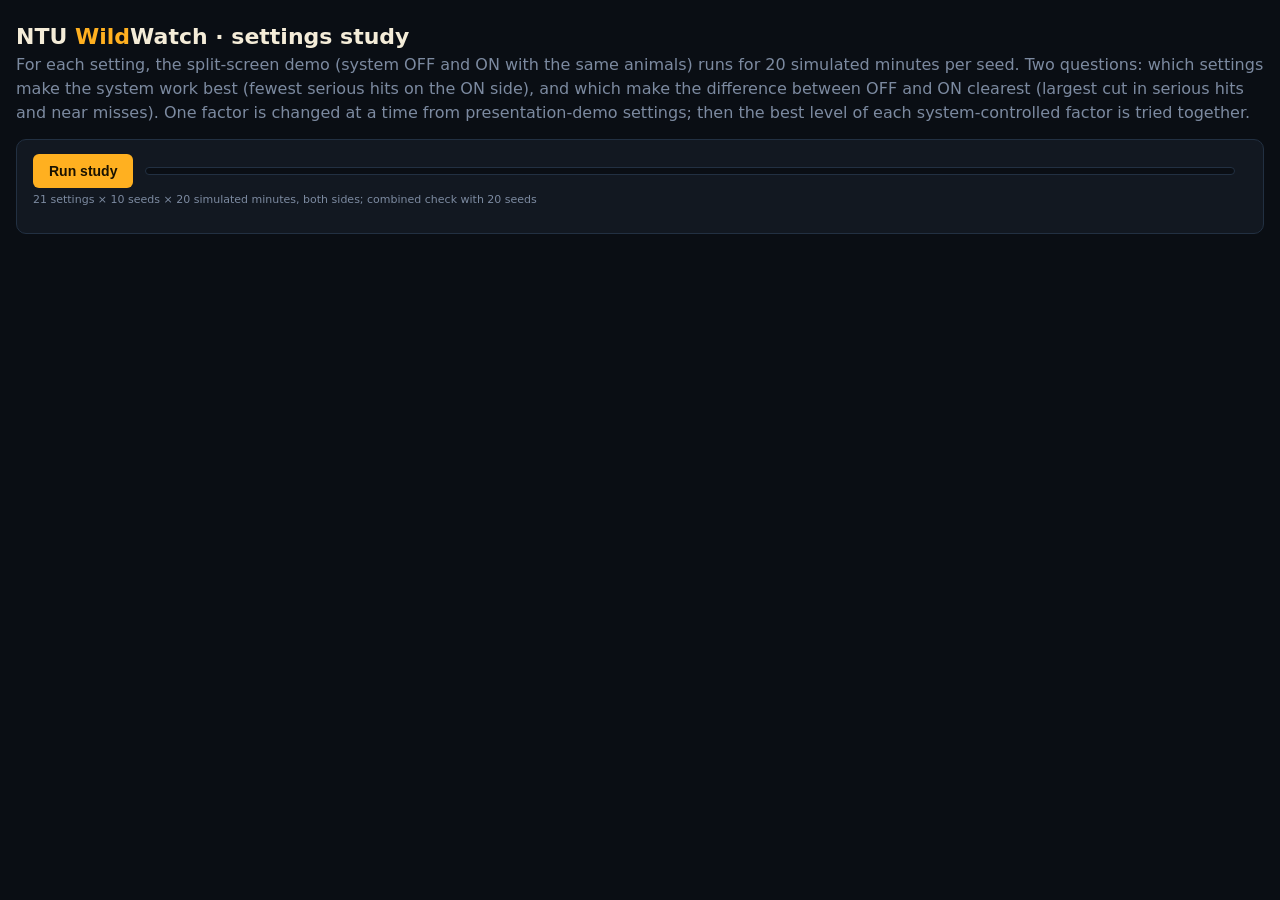
<file: research/settings.html>
<!DOCTYPE html>
<html lang="en">
<head>
  <meta charset="UTF-8" />
  <meta name="viewport" content="width=device-width, initial-scale=1.0" />
  <title>Settings Study</title>
  <link rel="icon" href="data:image/svg+xml,%3Csvg xmlns='http://www.w3.org/2000/svg' viewBox='0 0 32 32'%3E%3Crect width='32' height='32' rx='6' fill='%230a0e14'/%3E%3Ccircle cx='16' cy='16' r='7' fill='%23ffb020'/%3E%3C/svg%3E" />
  <style>
    :root { --bg: #0a0e14; --panel: #121821; --border: #223042; --text: #cfd8e3; --muted: #7c8aa0; --amber: #ffb020; --ok: #46d17f; }
    * { box-sizing: border-box; }
    body { margin: 0; background: var(--bg); color: var(--text); font-family: system-ui, -apple-system, "Segoe UI", Roboto, sans-serif; }
    main { max-width: 1400px; margin: 0 auto; padding: 24px 16px 60px; }
    h1 { margin: 0 0 4px; font-size: 22px; color: #f4ecd8; }
    h1 span { color: var(--amber); }
    h2 { margin: 30px 0 4px; font-size: 16px; }
    p { margin: 4px 0 10px; line-height: 1.5; }
    .muted { color: var(--muted); }
    .small { font-size: 11px; }
    .panel { background: var(--panel); border: 1px solid var(--border); border-radius: 10px; padding: 14px 16px; margin-top: 14px; }
    button { background: var(--amber); color: #1a1200; border: 0; border-radius: 6px; padding: 9px 16px; font-weight: 700; font-size: 14px; cursor: pointer; }
    button:disabled { opacity: 0.5; cursor: wait; }
    button.ghost { background: transparent; color: var(--text); border: 1px solid var(--border); font-weight: 500; }
    .row { display: flex; align-items: center; gap: 12px; flex-wrap: wrap; }
    #progress { flex: 1 1 260px; height: 8px; background: var(--bg); border: 1px solid var(--border); border-radius: 5px; overflow: hidden; }
    #progress span { display: block; height: 100%; width: 0; background: var(--amber); }
    .tbox { overflow-x: auto; border: 1px solid var(--border); border-radius: 8px; margin-top: 8px; }
    table { border-collapse: collapse; width: 100%; font-size: 12px; font-variant-numeric: tabular-nums; }
    th { position: sticky; top: 0; background: var(--panel); text-align: left; font-size: 11px; color: var(--muted); padding: 7px 9px; border-bottom: 1px solid var(--border); white-space: nowrap; }
    td { padding: 6px 9px; border-bottom: 1px solid rgba(34,48,66,0.6); white-space: nowrap; }
    td.n, th.n { text-align: right; }
    td.strong { color: var(--ok); font-weight: 700; }
    tr.hl td { background: rgba(255, 176, 32, 0.08); }
    canvas { width: 100%; max-width: 100%; border-radius: 8px; margin-top: 8px; display: block; }
  </style>
</head>
<body>
  <main>
    <h1>NTU <span>Wild</span>Watch · settings study</h1>
    <p class="muted">For each setting, the split-screen demo (system OFF and ON with the same animals) runs for 20 simulated minutes
      per seed. Two questions: which settings make the system work best (fewest serious hits on the ON side), and which make the
      difference between OFF and ON clearest (largest cut in serious hits and near misses). One factor is changed at a time from
      presentation-demo settings; then the best level of each system-controlled factor is tried together.</p>
    <div class="panel">
      <div class="row">
        <button id="run" type="button">Run study</button>
        <div id="progress"><span></span></div>
        <span id="progress-label" class="muted small"></span>
        <button id="csv" class="ghost" type="button" hidden>Download CSV</button>
      </div>
      <p class="muted small" id="settings"></p>
      <p id="status" class="small"></p>
    </div>
    <div id="results"></div>
  </main>

  <!-- The demo's own simulation modules (classic scripts, file:// safe) -->
  <script src="../js/config.js"></script>
  <script src="../js/geometry.js"></script>
  <script src="../js/stats.js"></script>
  <script src="../js/animals.js"></script>
  <script src="../js/spawner.js"></script>
  <script src="../js/car.js"></script>
  <script src="../js/detection.js"></script>
  <script src="settings.js"></script>
</body>
</html>
</file>
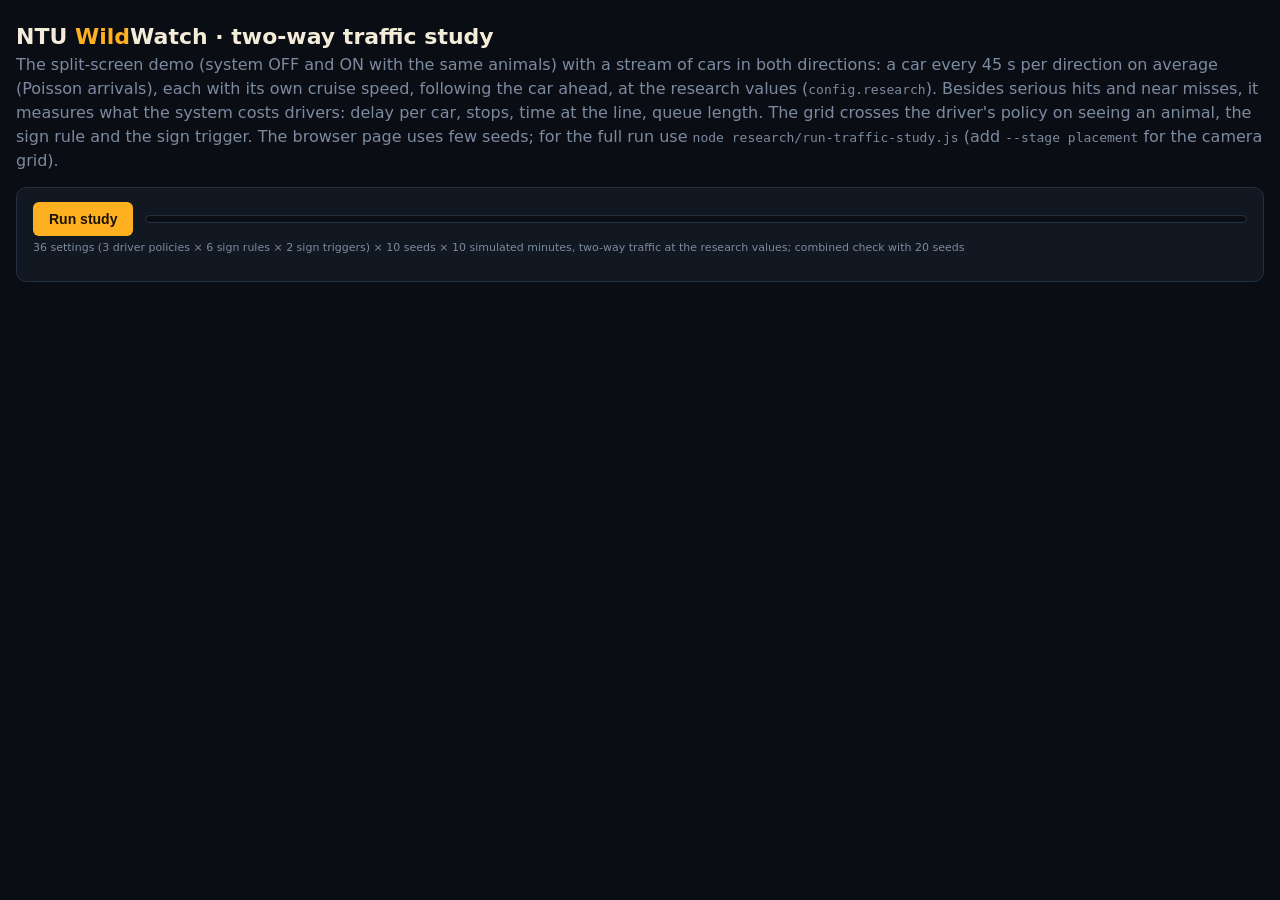
<file: research/traffic.html>
<!DOCTYPE html>
<html lang="en">
<head>
  <meta charset="UTF-8" />
  <meta name="viewport" content="width=device-width, initial-scale=1.0" />
  <title>Traffic Study</title>
  <link rel="icon" href="data:image/svg+xml,%3Csvg xmlns='http://www.w3.org/2000/svg' viewBox='0 0 32 32'%3E%3Crect width='32' height='32' rx='6' fill='%230a0e14'/%3E%3Ccircle cx='16' cy='16' r='7' fill='%23ffb020'/%3E%3C/svg%3E" />
  <style>
    :root { --bg: #0a0e14; --panel: #121821; --border: #223042; --text: #cfd8e3; --muted: #7c8aa0; --amber: #ffb020; --ok: #46d17f; }
    * { box-sizing: border-box; }
    body { margin: 0; background: var(--bg); color: var(--text); font-family: system-ui, -apple-system, "Segoe UI", Roboto, sans-serif; }
    main { max-width: 1400px; margin: 0 auto; padding: 24px 16px 60px; }
    h1 { margin: 0 0 4px; font-size: 22px; color: #f4ecd8; }
    h1 span { color: var(--amber); }
    h2 { margin: 30px 0 4px; font-size: 16px; }
    p { margin: 4px 0 10px; line-height: 1.5; }
    .muted { color: var(--muted); }
    .small { font-size: 11px; }
    .panel { background: var(--panel); border: 1px solid var(--border); border-radius: 10px; padding: 14px 16px; margin-top: 14px; }
    button, a.btn { background: var(--amber); color: #1a1200; border: 0; border-radius: 6px; padding: 9px 16px; font-weight: 700; font-size: 14px; cursor: pointer; text-decoration: none; }
    button:disabled { opacity: 0.5; cursor: wait; }
    a.btn { background: transparent; color: var(--text); border: 1px solid var(--border); font-weight: 500; }
    .row { display: flex; align-items: center; gap: 12px; flex-wrap: wrap; }
    #progress { flex: 1 1 260px; height: 8px; background: var(--bg); border: 1px solid var(--border); border-radius: 5px; overflow: hidden; }
    #progress span { display: block; height: 100%; width: 0; background: var(--amber); }
    table { border-collapse: collapse; width: 100%; font-size: 12px; font-variant-numeric: tabular-nums; margin-top: 8px; }
    th { background: var(--panel); text-align: left; font-size: 11px; color: var(--muted); padding: 7px 9px; border-bottom: 1px solid var(--border); white-space: nowrap; }
    td { padding: 6px 9px; border-bottom: 1px solid rgba(34,48,66,0.6); white-space: nowrap; }
  </style>
</head>
<body>
  <main>
    <h1>NTU <span>Wild</span>Watch · two-way traffic study</h1>
    <p class="muted">The split-screen demo (system OFF and ON with the same animals) with a stream of cars in both directions:
      a car every 45 s per direction on average (Poisson arrivals), each with its own cruise speed, following the car ahead, at the research values (<code>config.research</code>).
      Besides serious hits and near misses, it measures what the system costs drivers: delay per car, stops, time at the
      line, queue length. The grid crosses the driver's policy on seeing an animal, the sign rule and the sign trigger. The browser page uses few seeds; for the
      full run use <code>node research/run-traffic-study.js</code> (add <code>--stage placement</code> for the camera grid).</p>
    <div class="panel">
      <div class="row">
        <button id="run" type="button">Run study</button>
        <div id="progress"><span id="bar"></span></div>
        <a id="download" class="btn" hidden>Download CSV</a>
      </div>
      <p class="muted small" id="meta"></p>
      <p id="status" class="small"></p>
    </div>
    <div id="out"></div>
  </main>

  <!-- The demo's own simulation modules (classic scripts, file:// safe) -->
  <script src="../js/config.js"></script>
  <script src="../js/geometry.js"></script>
  <script src="../js/stats.js"></script>
  <script src="../js/animals.js"></script>
  <script src="../js/spawner.js"></script>
  <script src="../js/car.js"></script>
  <script src="../js/detection.js"></script>
  <script src="traffic.js"></script>
</body>
</html>
</file>
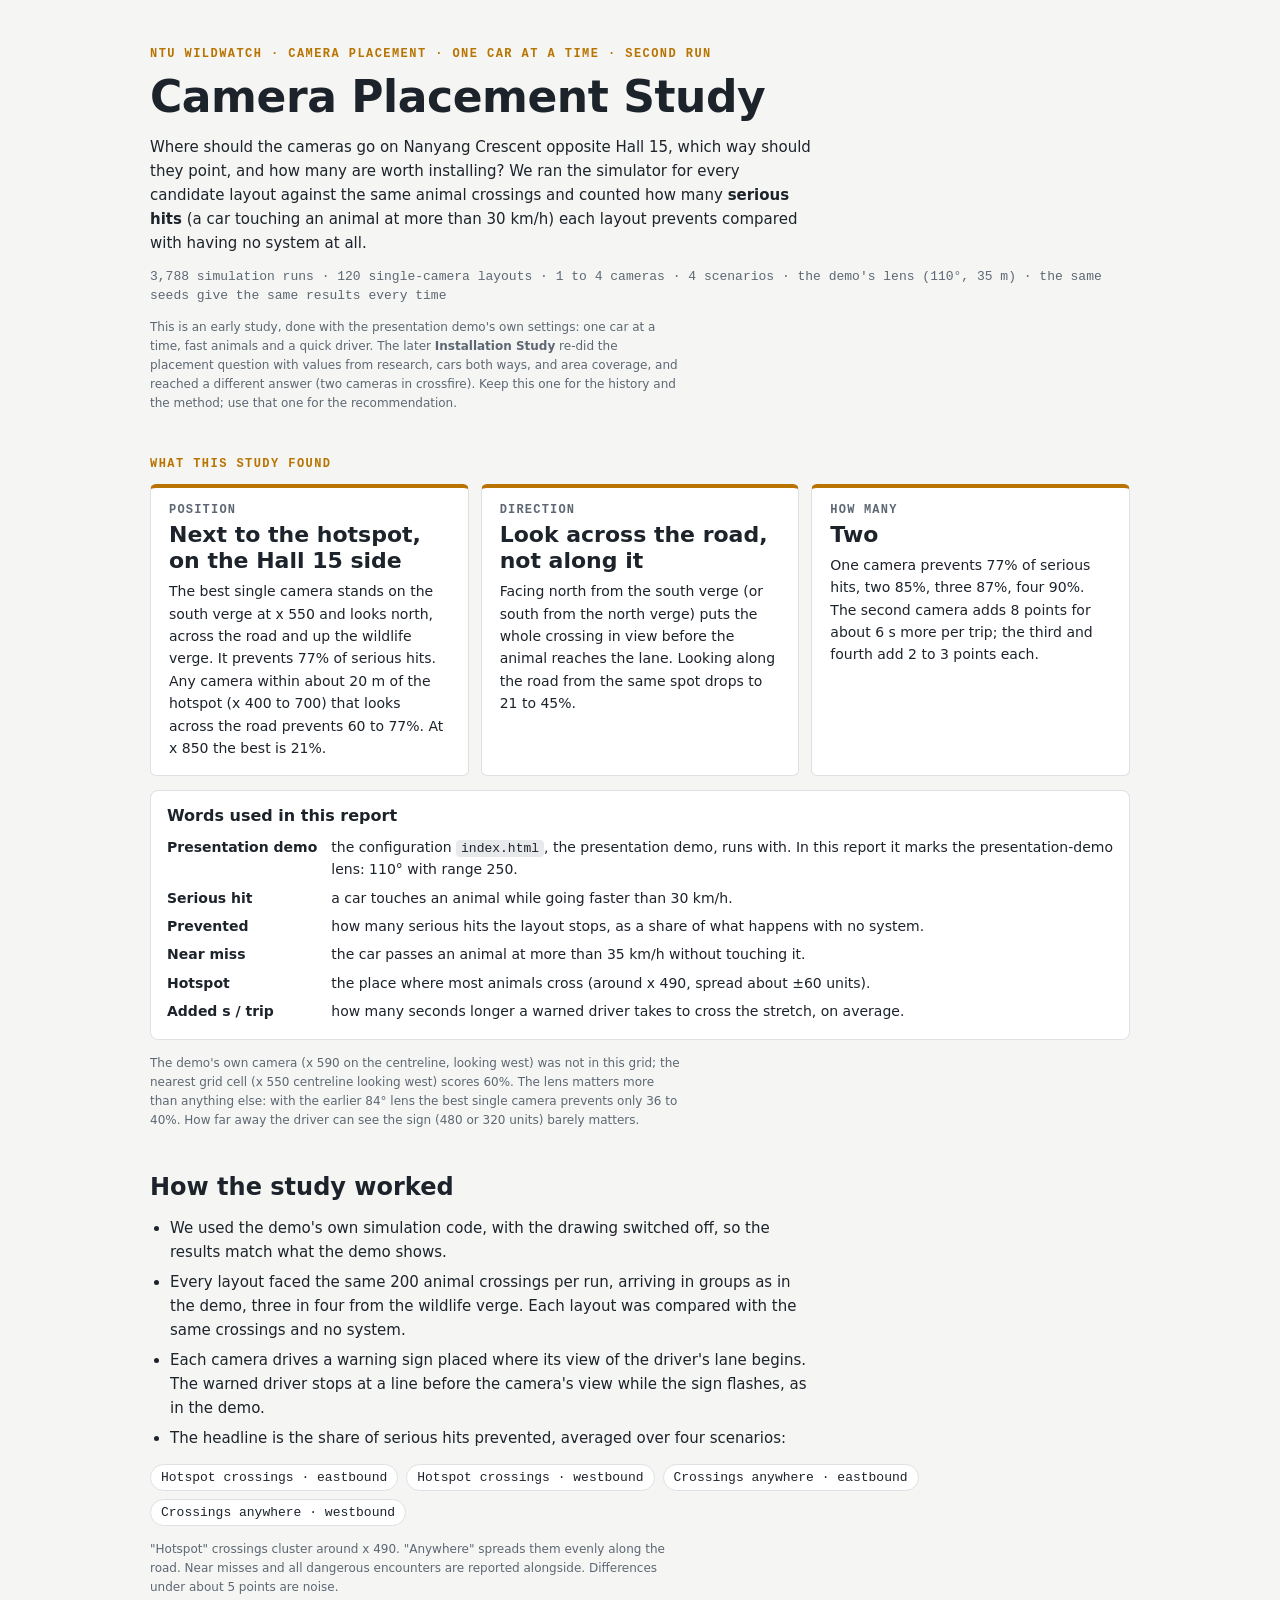
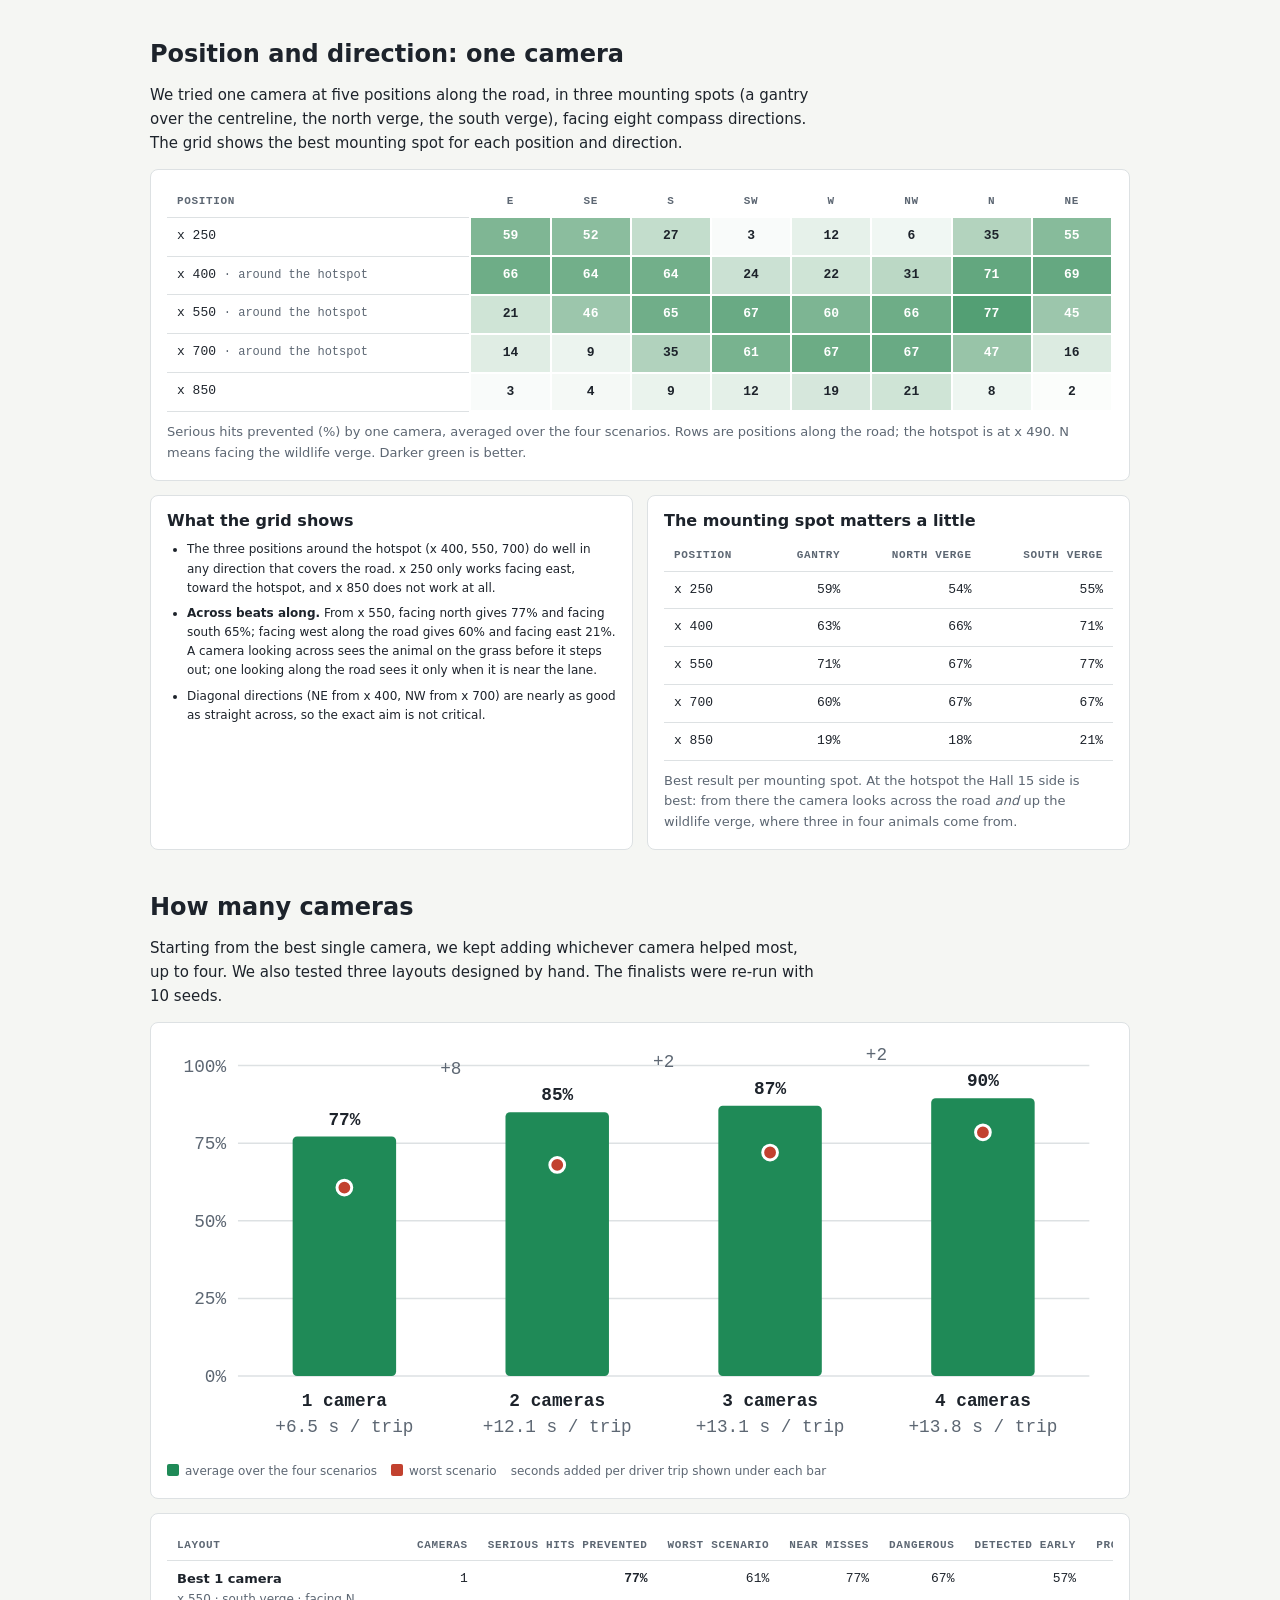
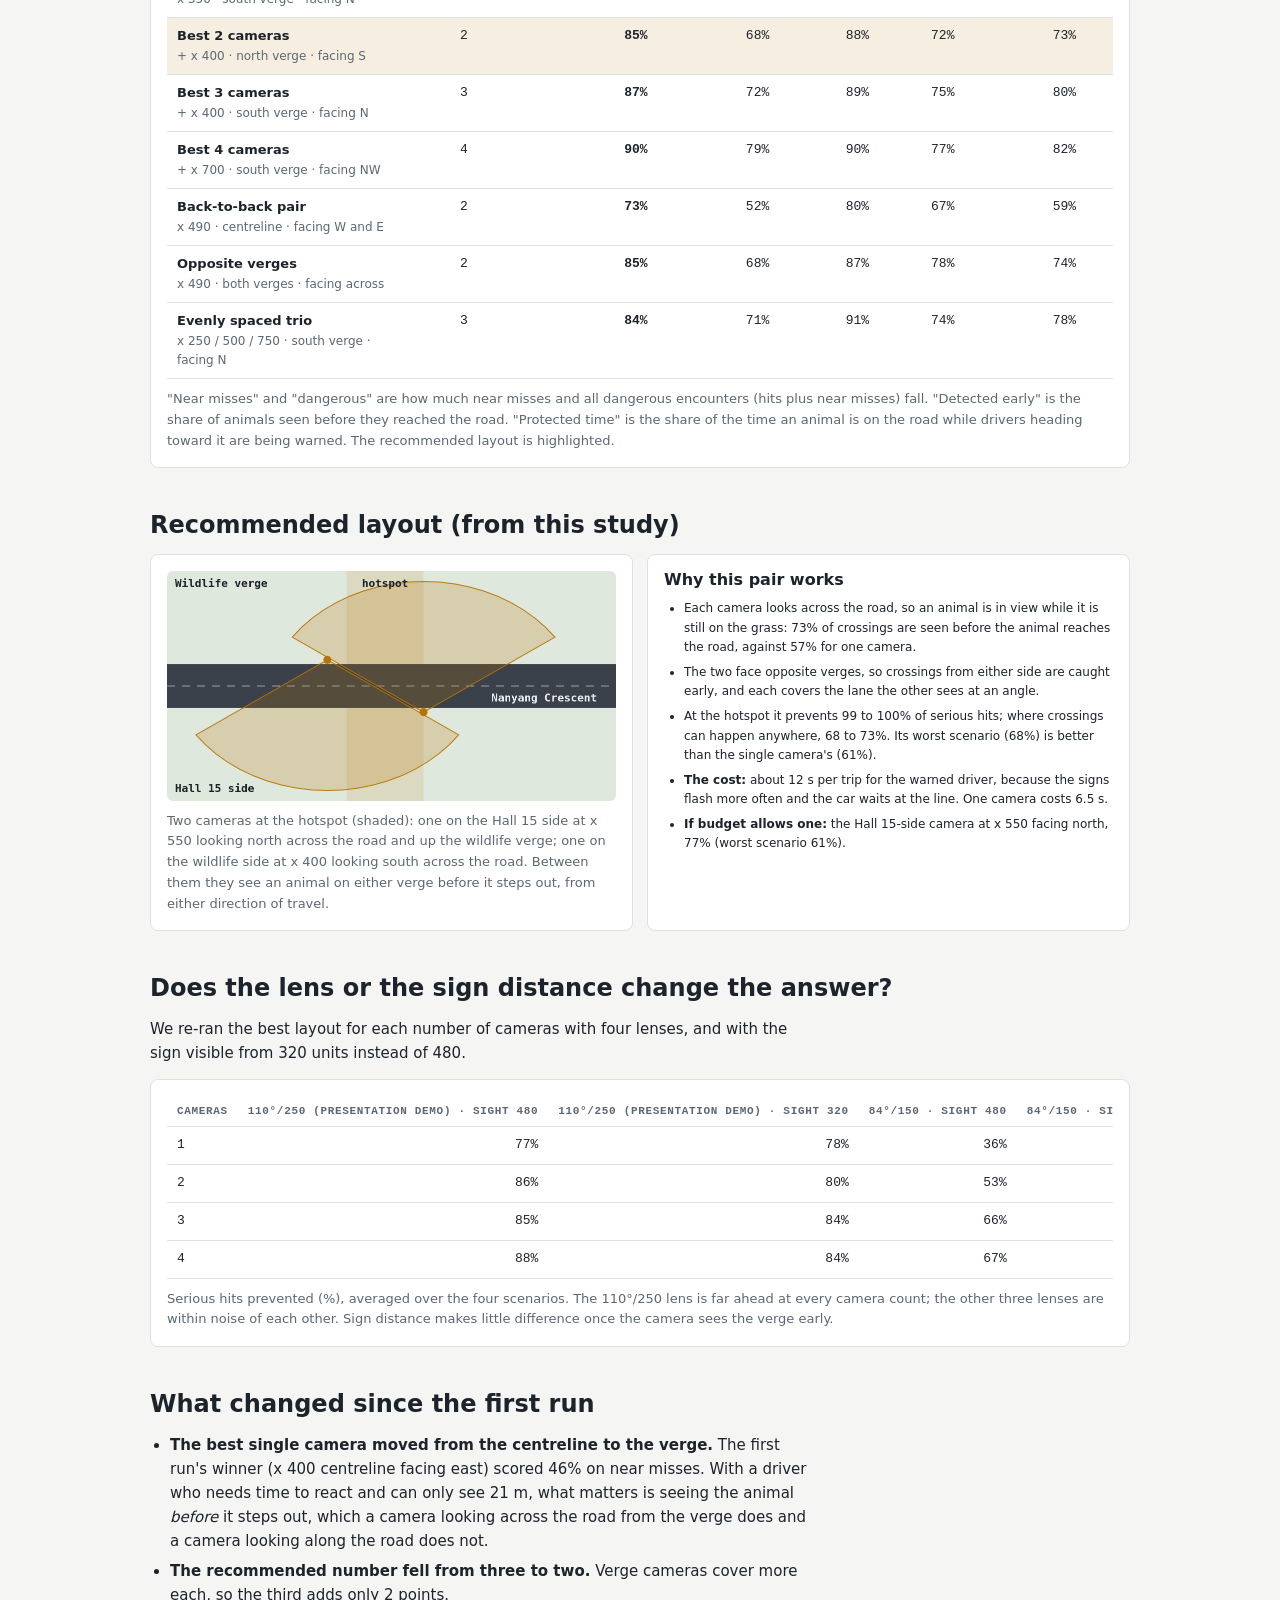
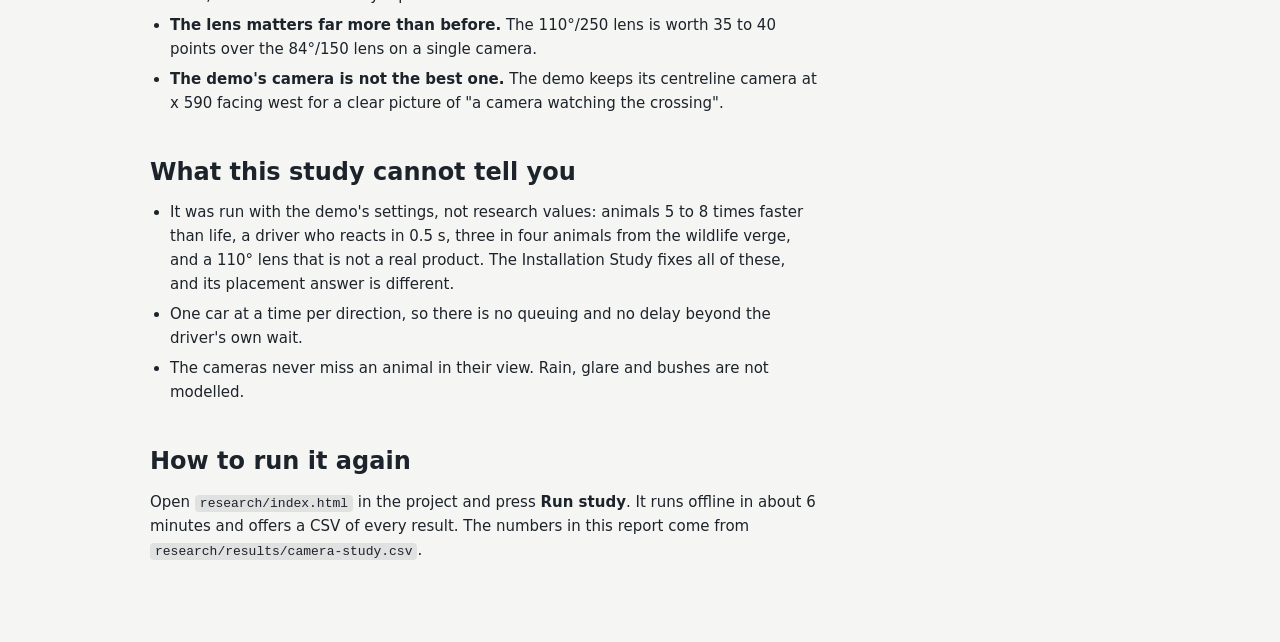
<file: research/reports/camera-placement-study.html>
<!DOCTYPE html>
<html lang="en">
<head>
<meta name="viewport" content="width=device-width, initial-scale=1.0">
<meta charset="utf-8">
<title>Camera Placement Study</title>
<style>
  /* Layout: one reading column (~70ch) with wider figure blocks; road-signage type over a night-road palette. */
  :root {
    --bg: #f5f6f3; --surface: #ffffff; --ink: #1d232b; --muted: #5d6773; --line: #dde1e3;
    --amber: #b87300; --good: #1f8a57; --bad: #c2412f; --road: #3a414b; --verge: #dfe8dc; --heat0: #ffffff;
    --font-display: "Overpass", "Segoe UI", system-ui, sans-serif;
    --font-body: "Public Sans", "Segoe UI", system-ui, sans-serif;
    --font-mono: "Overpass Mono", ui-monospace, Consolas, monospace;
  }
  @media (prefers-color-scheme: dark) {
    :root:not([data-theme="light"]) { --bg: #0c1117; --surface: #131a22; --ink: #dfe5ec; --muted: #8c98a6; --line: #26313d; --amber: #ffb020; --good: #46c08a; --bad: #ff6a5f; --road: #2a313b; --verge: #15241b; --heat0: #131a22; color-scheme: dark; }
  }
  :root[data-theme="dark"] { --bg: #0c1117; --surface: #131a22; --ink: #dfe5ec; --muted: #8c98a6; --line: #26313d; --amber: #ffb020; --good: #46c08a; --bad: #ff6a5f; --road: #2a313b; --verge: #15241b; --heat0: #131a22; color-scheme: dark; }
  * { box-sizing: border-box; }
  body { background: var(--bg); color: var(--ink); font: 15px/1.6 var(--font-body);
    padding-left: max(16px, env(safe-area-inset-left, 0px)); padding-right: max(16px, env(safe-area-inset-right, 0px)); padding-block: 40px 72px; }
  main { max-width: 980px; margin: 0 auto; display: flex; flex-direction: column; gap: 44px; }
  .prose { max-width: 70ch; }
  h1, h2, h3 { font-family: var(--font-display); text-wrap: balance; margin: 0; line-height: 1.15; }
  h1 { font-size: clamp(30px, 5vw, 44px); font-weight: 800; letter-spacing: -0.01em; }
  h2 { font-size: 24px; font-weight: 800; }
  h3 { font-size: 16px; font-weight: 600; }
  p { margin: 0; }
  section { display: flex; flex-direction: column; gap: 14px; }
  .eyebrow { font: 600 12px/1 var(--font-mono); letter-spacing: 0.12em; text-transform: uppercase; color: var(--amber); }
  .meta { font: 13px/1.5 var(--font-mono); color: var(--muted); }
  .muted { color: var(--muted); }
  .num { font-family: var(--font-mono); font-variant-numeric: tabular-nums; }
  header { display: flex; flex-direction: column; gap: 12px; }
  .answer { display: grid; grid-template-columns: repeat(auto-fit, minmax(250px, 1fr)); gap: 12px; }
  .plate { background: var(--surface); border: 1px solid var(--line); border-top: 4px solid var(--amber); border-radius: 6px; padding: 16px 18px; display: flex; flex-direction: column; gap: 6px; min-width: 0; }
  .plate .k { font: 600 12px/1 var(--font-mono); letter-spacing: 0.1em; text-transform: uppercase; color: var(--muted); }
  .plate .v { font: 800 22px/1.2 var(--font-display); }
  .plate p { font-size: 14px; }
  ul.tight { margin: 0; padding-left: 20px; display: flex; flex-direction: column; gap: 6px; }
  .chips { display: flex; flex-wrap: wrap; gap: 8px; }
  .chip { font: 13px/1 var(--font-mono); border: 1px solid var(--line); background: var(--surface); border-radius: 999px; padding: 6px 10px; }
  .figure { background: var(--surface); border: 1px solid var(--line); border-radius: 8px; padding: 16px; display: flex; flex-direction: column; gap: 10px; min-width: 0; }
  .figure .cap { font-size: 13px; color: var(--muted); }
  .scroll { overflow-x: auto; }
  table { border-collapse: collapse; width: 100%; font-size: 13px; font-variant-numeric: tabular-nums; }
  th { text-align: left; font: 600 11px/1.3 var(--font-mono); letter-spacing: 0.06em; text-transform: uppercase; color: var(--muted); padding: 8px 10px; border-bottom: 1px solid var(--line); white-space: nowrap; }
  td { padding: 8px 10px; border-bottom: 1px solid var(--line); vertical-align: top; }
  td.n, th.n { text-align: right; font-family: var(--font-mono); white-space: nowrap; }
  tr.hl td { background: color-mix(in oklab, var(--amber) 12%, transparent); }
  #finals td:first-child { min-width: 240px; }
  .small { font-size: 12px; }
  table.heat td.cell { text-align: center; font-family: var(--font-mono); font-weight: 600; min-width: 56px; border: 2px solid var(--surface); }
  table.heat th { text-align: center; }
  table.heat th:first-child, table.heat td:first-child { text-align: left; }
  .two { display: grid; grid-template-columns: repeat(auto-fit, minmax(300px, 1fr)); gap: 14px; }
  svg text { fill: var(--muted); font: 12px var(--font-mono); }
  svg .lab { fill: var(--ink); font-weight: 600; }
  canvas { width: 100%; max-width: 100%; border-radius: 6px; display: block; }
  .legend { display: flex; flex-wrap: wrap; gap: 14px; font-size: 12px; color: var(--muted); }
  .legend i { display: inline-block; width: 12px; height: 12px; border-radius: 2px; margin-right: 6px; vertical-align: -1px; }
  code { font: 13px var(--font-mono); background: color-mix(in oklab, var(--muted) 14%, transparent); padding: 1px 5px; border-radius: 4px; }
  dl.terms { margin: 0; display: grid; grid-template-columns: max-content 1fr; gap: 6px 14px; font-size: 14px; }
  dl.terms dt { font-weight: 600; } dl.terms dd { margin: 0; }
</style>

</head>
<body>
<main>
  <header>
    <div class="eyebrow">NTU WildWatch · camera placement · one car at a time · second run</div>
    <h1>Camera Placement Study</h1>
    <p class="prose">Where should the cameras go on Nanyang Crescent opposite Hall 15, which way should they point, and how many are worth installing? We ran the simulator for every candidate layout against the same animal crossings and counted how many <b>serious hits</b> (a car touching an animal at more than 30 km/h) each layout prevents compared with having no system at all.</p>
    <p class="meta">3,788 simulation runs · 120 single-camera layouts · 1 to 4 cameras · 4 scenarios · the demo's lens (110°, 35 m) · the same seeds give the same results every time</p>
    <p class="prose muted small">This is an early study, done with the presentation demo's own settings: one car at a time, fast animals and a quick driver. The later <b>Installation Study</b> re-did the placement question with values from research, cars both ways, and area coverage, and reached a different answer (two cameras in crossfire). Keep this one for the history and the method; use that one for the recommendation.</p>
  </header>

  <section>
    <div class="eyebrow">What this study found</div>
    <div class="answer">
      <div class="plate">
        <span class="k">Position</span>
        <span class="v">Next to the hotspot, on the Hall 15 side</span>
        <p>The best single camera stands on the south verge at x 550 and looks north, across the road and up the wildlife verge. It prevents 77% of serious hits. Any camera within about 20 m of the hotspot (x 400 to 700) that looks across the road prevents 60 to 77%. At x 850 the best is 21%.</p>
      </div>
      <div class="plate">
        <span class="k">Direction</span>
        <span class="v">Look across the road, not along it</span>
        <p>Facing north from the south verge (or south from the north verge) puts the whole crossing in view before the animal reaches the lane. Looking along the road from the same spot drops to 21 to 45%.</p>
      </div>
      <div class="plate">
        <span class="k">How many</span>
        <span class="v">Two</span>
        <p>One camera prevents 77% of serious hits, two 85%, three 87%, four 90%. The second camera adds 8 points for about 6 s more per trip; the third and fourth add 2 to 3 points each.</p>
      </div>
    </div>
    <div class="figure">
      <h3>Words used in this report</h3>
      <dl class="terms">
        <dt>Presentation demo</dt><dd>the configuration <code>index.html</code>, the presentation demo, runs with. In this report it marks the presentation-demo lens: 110° with range 250.</dd>
        <dt>Serious hit</dt><dd>a car touches an animal while going faster than 30 km/h.</dd>
        <dt>Prevented</dt><dd>how many serious hits the layout stops, as a share of what happens with no system.</dd>
        <dt>Near miss</dt><dd>the car passes an animal at more than 35 km/h without touching it.</dd>
        <dt>Hotspot</dt><dd>the place where most animals cross (around x 490, spread about ±60 units).</dd>
        <dt>Added s / trip</dt><dd>how many seconds longer a warned driver takes to cross the stretch, on average.</dd>
      </dl>
    </div>
    <p class="prose muted small">The demo's own camera (x 590 on the centreline, looking west) was not in this grid; the nearest grid cell (x 550 centreline looking west) scores 60%. The lens matters more than anything else: with the earlier 84° lens the best single camera prevents only 36 to 40%. How far away the driver can see the sign (480 or 320 units) barely matters.</p>
  </section>

  <section>
    <h2>How the study worked</h2>
    <ul class="tight prose">
      <li>We used the demo's own simulation code, with the drawing switched off, so the results match what the demo shows.</li>
      <li>Every layout faced the same 200 animal crossings per run, arriving in groups as in the demo, three in four from the wildlife verge. Each layout was compared with the same crossings and no system.</li>
      <li>Each camera drives a warning sign placed where its view of the driver's lane begins. The warned driver stops at a line before the camera's view while the sign flashes, as in the demo.</li>
      <li>The headline is the share of serious hits prevented, averaged over four scenarios:</li>
    </ul>
    <div class="chips">
      <span class="chip">Hotspot crossings · eastbound</span>
      <span class="chip">Hotspot crossings · westbound</span>
      <span class="chip">Crossings anywhere · eastbound</span>
      <span class="chip">Crossings anywhere · westbound</span>
    </div>
    <p class="prose muted small">"Hotspot" crossings cluster around x 490. "Anywhere" spreads them evenly along the road. Near misses and all dangerous encounters are reported alongside. Differences under about 5 points are noise.</p>
  </section>

  <section>
    <h2>Position and direction: one camera</h2>
    <p class="prose">We tried one camera at five positions along the road, in three mounting spots (a gantry over the centreline, the north verge, the south verge), facing eight compass directions. The grid shows the best mounting spot for each position and direction.</p>
    <div class="figure">
      <div class="scroll"><table class="heat" id="heat"></table></div>
      <div class="cap">Serious hits prevented (%) by one camera, averaged over the four scenarios. Rows are positions along the road; the hotspot is at x 490. N means facing the wildlife verge. Darker green is better.</div>
    </div>
    <div class="two">
      <div class="figure">
        <h3>What the grid shows</h3>
        <ul class="tight small">
          <li>The three positions around the hotspot (x 400, 550, 700) do well in any direction that covers the road. x 250 only works facing east, toward the hotspot, and x 850 does not work at all.</li>
          <li><b>Across beats along.</b> From x 550, facing north gives 77% and facing south 65%; facing west along the road gives 60% and facing east 21%. A camera looking across sees the animal on the grass before it steps out; one looking along the road sees it only when it is near the lane.</li>
          <li>Diagonal directions (NE from x 400, NW from x 700) are nearly as good as straight across, so the exact aim is not critical.</li>
        </ul>
      </div>
      <div class="figure">
        <h3>The mounting spot matters a little</h3>
        <div class="scroll"><table id="lat"></table></div>
        <div class="cap">Best result per mounting spot. At the hotspot the Hall 15 side is best: from there the camera looks across the road <em>and</em> up the wildlife verge, where three in four animals come from.</div>
      </div>
    </div>
  </section>

  <section>
    <h2>How many cameras</h2>
    <p class="prose">Starting from the best single camera, we kept adding whichever camera helped most, up to four. We also tested three layouts designed by hand. The finalists were re-run with 10 seeds.</p>
    <div class="figure">
      <svg id="gain" viewBox="0 0 640 280" role="img" aria-label="Serious hits prevented by number of cameras"></svg>
      <div class="legend">
        <span><i style="background:var(--good)"></i>average over the four scenarios</span>
        <span><i style="background:var(--bad)"></i>worst scenario</span>
        <span>seconds added per driver trip shown under each bar</span>
      </div>
    </div>
    <div class="figure">
      <div class="scroll"><table id="finals"></table></div>
      <div class="cap">"Near misses" and "dangerous" are how much near misses and all dangerous encounters (hits plus near misses) fall. "Detected early" is the share of animals seen before they reached the road. "Protected time" is the share of the time an animal is on the road while drivers heading toward it are being warned. The recommended layout is highlighted.</div>
    </div>
  </section>

  <section>
    <h2>Recommended layout (from this study)</h2>
    <div class="two">
      <div class="figure">
        <canvas id="map3" width="900" height="460" aria-label="Top-down drawing of the recommended two-camera layout"></canvas>
        <div class="cap">Two cameras at the hotspot (shaded): one on the Hall 15 side at x 550 looking north across the road and up the wildlife verge; one on the wildlife side at x 400 looking south across the road. Between them they see an animal on either verge before it steps out, from either direction of travel.</div>
      </div>
      <div class="figure">
        <h3>Why this pair works</h3>
        <ul class="tight small">
          <li>Each camera looks across the road, so an animal is in view while it is still on the grass: 73% of crossings are seen before the animal reaches the road, against 57% for one camera.</li>
          <li>The two face opposite verges, so crossings from either side are caught early, and each covers the lane the other sees at an angle.</li>
          <li>At the hotspot it prevents 99 to 100% of serious hits; where crossings can happen anywhere, 68 to 73%. Its worst scenario (68%) is better than the single camera's (61%).</li>
          <li><b>The cost:</b> about 12 s per trip for the warned driver, because the signs flash more often and the car waits at the line. One camera costs 6.5 s.</li>
          <li><b>If budget allows one:</b> the Hall 15-side camera at x 550 facing north, 77% (worst scenario 61%).</li>
        </ul>
      </div>
    </div>
  </section>

  <section>
    <h2>Does the lens or the sign distance change the answer?</h2>
    <p class="prose">We re-ran the best layout for each number of cameras with four lenses, and with the sign visible from 320 units instead of 480.</p>
    <div class="figure">
      <div class="scroll"><table id="sens"></table></div>
      <div class="cap">Serious hits prevented (%), averaged over the four scenarios. The 110°/250 lens is far ahead at every camera count; the other three lenses are within noise of each other. Sign distance makes little difference once the camera sees the verge early.</div>
    </div>
  </section>

  <section>
    <h2>What changed since the first run</h2>
    <ul class="tight prose">
      <li><b>The best single camera moved from the centreline to the verge.</b> The first run's winner (x 400 centreline facing east) scored 46% on near misses. With a driver who needs time to react and can only see 21 m, what matters is seeing the animal <em>before</em> it steps out, which a camera looking across the road from the verge does and a camera looking along the road does not.</li>
      <li><b>The recommended number fell from three to two.</b> Verge cameras cover more each, so the third adds only 2 points.</li>
      <li><b>The lens matters far more than before.</b> The 110°/250 lens is worth 35 to 40 points over the 84°/150 lens on a single camera.</li>
      <li><b>The demo's camera is not the best one.</b> The demo keeps its centreline camera at x 590 facing west for a clear picture of "a camera watching the crossing".</li>
    </ul>
  </section>

  <section class="prose">
    <h2>What this study cannot tell you</h2>
    <ul class="tight">
      <li>It was run with the demo's settings, not research values: animals 5 to 8 times faster than life, a driver who reacts in 0.5 s, three in four animals from the wildlife verge, and a 110° lens that is not a real product. The Installation Study fixes all of these, and its placement answer is different.</li>
      <li>One car at a time per direction, so there is no queuing and no delay beyond the driver's own wait.</li>
      <li>The cameras never miss an animal in their view. Rain, glare and bushes are not modelled.</li>
    </ul>
  </section>

  <section class="prose">
    <h2>How to run it again</h2>
    <p>Open <code>research/index.html</code> in the project and press <b>Run study</b>. It runs offline in about 6 minutes and offers a CSV of every result. The numbers in this report come from <code>research/results/camera-study.csv</code>.</p>
  </section>
</main>

<script>
  // ---- Study results (research/results/study-run.json, second run) ----
  var FACES = ["E", "SE", "S", "SW", "W", "NW", "N", "NE"];
  var HEAT = { // best mounting spot per position x direction, % serious hits prevented
    250: [58.6, 52.4, 27.1, 2.6, 11.5, 6.2, 34.5, 54.6],
    400: [65.8, 64.4, 63.6, 23.7, 21.5, 31.3, 70.9, 69.3],
    550: [21.4, 45.5, 65.2, 67.3, 59.6, 65.5, 76.9, 45.4],
    700: [13.7, 8.5, 35.3, 60.8, 67, 67.3, 46.7, 15.8],
    850: [3, 4.3, 9.3, 12.1, 19, 21.2, 7.5, 1.9]
  };
  var LAT = { 250: [58.6, 54.2, 54.6], 400: [63.3, 65.8, 70.9], 550: [70.7, 67.3, 76.9], 700: [60.1, 67, 67.3], 850: [19, 17.8, 21.2] };
  var FINALS = [
    { name: "Best 1 camera", detail: "x 550 · south verge · facing N", cams: 1, red: 77.2, worst: 60.7, near: 76.8, danger: 66.8, early: 57, prot: 56, extra: 6.48 },
    { name: "Best 2 cameras", detail: "+ x 400 · north verge · facing S", cams: 2, red: 85.0, worst: 68.0, near: 87.8, danger: 72.0, early: 73, prot: 76, extra: 12.1, rec: true },
    { name: "Best 3 cameras", detail: "+ x 400 · south verge · facing N", cams: 3, red: 87.1, worst: 72.0, near: 89.3, danger: 75.3, early: 80, prot: 79, extra: 13.09 },
    { name: "Best 4 cameras", detail: "+ x 700 · south verge · facing NW", cams: 4, red: 89.5, worst: 78.5, near: 90.1, danger: 77.4, early: 82, prot: 82, extra: 13.75 },
    { name: "Back-to-back pair", detail: "x 490 · centreline · facing W and E", cams: 2, red: 73.2, worst: 52.3, near: 80.4, danger: 66.9, early: 59, prot: 76, extra: 6.06 },
    { name: "Opposite verges", detail: "x 490 · both verges · facing across", cams: 2, red: 85.0, worst: 68.2, near: 86.9, danger: 78.1, early: 74, prot: 72, extra: 21.31 },
    { name: "Evenly spaced trio", detail: "x 250 / 500 / 750 · south verge · facing N", cams: 3, red: 84.0, worst: 71.0, near: 91.4, danger: 73.6, early: 78, prot: 81, extra: 8.09 }
  ];
  var SENS = [ // [cams, lens, sight, reduction %, worst %]
    [1, "110°/250 (presentation demo)", 480, 76.9, 55.3], [1, "110°/250 (presentation demo)", 320, 77.5, 59.6], [1, "84°/150", 480, 35.6, -6.4], [1, "84°/150", 320, 39.5, 10.6], [1, "60°/200", 480, 36.4, -34], [1, "60°/200", 320, 36.7, -12.8], [1, "40°/260", 480, 39.8, 4.3], [1, "40°/260", 320, 31.7, 2.1],
    [2, "110°/250 (presentation demo)", 480, 85.5, 71], [2, "110°/250 (presentation demo)", 320, 79.8, 57.4], [2, "84°/150", 480, 53.1, 10.6], [2, "84°/150", 320, 54.8, 8.5], [2, "60°/200", 480, 62.4, 21.3], [2, "60°/200", 320, 60.4, 23.4], [2, "40°/260", 480, 61.9, 19.1], [2, "40°/260", 320, 53.4, 4.3],
    [3, "110°/250 (presentation demo)", 480, 84.8, 63.8], [3, "110°/250 (presentation demo)", 320, 83.9, 53.2], [3, "84°/150", 480, 65.9, 21.3], [3, "84°/150", 320, 63.7, 14.9], [3, "60°/200", 480, 68.8, 25.5], [3, "60°/200", 320, 67.6, 31.9], [3, "40°/260", 480, 73.8, 42.6], [3, "40°/260", 320, 63.8, 29.8],
    [4, "110°/250 (presentation demo)", 480, 88, 72.3], [4, "110°/250 (presentation demo)", 320, 84.1, 51.1], [4, "84°/150", 480, 67, 27.7], [4, "84°/150", 320, 67.7, 25.5], [4, "60°/200", 480, 67.2, 31.9], [4, "60°/200", 320, 72.3, 40.4], [4, "40°/260", 480, 67.5, 31.9], [4, "40°/260", 320, 67.2, 36.2]
  ];
  var LAYOUT = [{ x: 550, y: 430, deg: 270 }, { x: 400, y: 330, deg: 90 }];
  var LENS = { fov: 110, range: 250 };

  function el(id) { return document.getElementById(id); }
  function cssVar(n) { return getComputedStyle(document.documentElement).getPropertyValue(n).trim(); }

  (function () {
    var max = 80;
    var h = "<thead><tr><th>Position</th>" + FACES.map(function (f) { return "<th>" + f + "</th>"; }).join("") + "</tr></thead><tbody>";
    Object.keys(HEAT).forEach(function (x) {
      h += "<tr><td class=\"num\">x " + x + (x === "400" || x === "550" || x === "700" ? " <span class=\"muted small\">· around the hotspot</span>" : "") + "</td>";
      HEAT[x].forEach(function (v) {
        var pct = Math.round(Math.max(0, Math.min(1, v / max)) * 85), dark = pct > 45;
        h += "<td class=\"cell\" style=\"background:color-mix(in oklab, var(--good) " + pct + "%, var(--heat0));" + (dark ? "color:#fff" : "") + "\">" + Math.round(v) + "</td>";
      });
      h += "</tr>";
    });
    el("heat").innerHTML = h + "</tbody>";
  })();

  (function () {
    var h = "<thead><tr><th>Position</th><th class=\"n\">Gantry</th><th class=\"n\">North verge</th><th class=\"n\">South verge</th></tr></thead><tbody>";
    Object.keys(LAT).forEach(function (x) { h += "<tr><td class=\"num\">x " + x + "</td>" + LAT[x].map(function (v) { return "<td class=\"n\">" + Math.round(v) + "%</td>"; }).join("") + "</tr>"; });
    el("lat").innerHTML = h + "</tbody>";
  })();

  (function () {
    var h = "<thead><tr><th>Layout</th><th class=\"n\">Cameras</th><th class=\"n\">Serious hits prevented</th><th class=\"n\">Worst scenario</th><th class=\"n\">Near misses</th><th class=\"n\">Dangerous</th><th class=\"n\">Detected early</th><th class=\"n\">Protected time</th><th class=\"n\">Added s / trip</th></tr></thead><tbody>";
    FINALS.forEach(function (f) {
      h += "<tr" + (f.rec ? " class=\"hl\"" : "") + "><td><b>" + f.name + "</b><div class=\"muted small\">" + f.detail + "</div></td>" +
        "<td class=\"n\">" + f.cams + "</td><td class=\"n\"><b>" + Math.round(f.red) + "%</b></td><td class=\"n\">" + Math.round(f.worst) + "%</td>" +
        "<td class=\"n\">" + Math.round(f.near) + "%</td><td class=\"n\">" + Math.round(f.danger) + "%</td><td class=\"n\">" + f.early + "%</td><td class=\"n\">" + f.prot + "%</td><td class=\"n\">" + f.extra.toFixed(1) + "</td></tr>";
    });
    el("finals").innerHTML = h + "</tbody>";
  })();

  (function () {
    var lenses = ["110°/250 (presentation demo)", "84°/150", "60°/200", "40°/260"];
    var h = "<thead><tr><th>Cameras</th>" + lenses.map(function (l) { return "<th class=\"n\">" + l + " · sight 480</th><th class=\"n\">" + l + " · sight 320</th>"; }).join("") + "</tr></thead><tbody>";
    [1, 2, 3, 4].forEach(function (n) {
      h += "<tr><td class=\"num\">" + n + "</td>";
      lenses.forEach(function (l) { [480, 320].forEach(function (s) { var r = SENS.filter(function (x) { return x[0] === n && x[1] === l && x[2] === s; })[0]; h += "<td class=\"n\">" + Math.round(r[3]) + "%</td>"; }); });
      h += "</tr>";
    });
    el("sens").innerHTML = h + "</tbody>";
  })();

  (function () {
    var svg = el("gain"), W = 640, H = 280, L = 48, R = 16, T = 18, B = 52;
    var rows = FINALS.filter(function (f) { return /^Best/.test(f.name); });
    var y = function (v) { return T + (H - T - B) * (1 - v / 100); };
    var bw = (W - L - R) / rows.length, s = "";
    [0, 25, 50, 75, 100].forEach(function (v) {
      s += "<line x1=\"" + L + "\" x2=\"" + (W - R) + "\" y1=\"" + y(v) + "\" y2=\"" + y(v) + "\" stroke=\"var(--line)\" stroke-width=\"1\"/>";
      s += "<text x=\"" + (L - 8) + "\" y=\"" + (y(v) + 4) + "\" text-anchor=\"end\">" + v + "%</text>";
    });
    rows.forEach(function (f, i) {
      var cx = L + bw * i + bw / 2, w = Math.min(70, bw * 0.5);
      s += "<rect x=\"" + (cx - w / 2) + "\" y=\"" + y(f.red) + "\" width=\"" + w + "\" height=\"" + (y(0) - y(f.red)) + "\" rx=\"3\" fill=\"var(--good)\"/>";
      s += "<text class=\"lab\" x=\"" + cx + "\" y=\"" + (y(f.red) - 8) + "\" text-anchor=\"middle\">" + Math.round(f.red) + "%</text>";
      s += "<circle cx=\"" + cx + "\" cy=\"" + y(f.worst) + "\" r=\"5\" fill=\"var(--bad)\" stroke=\"var(--surface)\" stroke-width=\"2\"/>";
      s += "<text class=\"lab\" x=\"" + cx + "\" y=\"" + (H - B + 20) + "\" text-anchor=\"middle\">" + f.cams + " camera" + (f.cams > 1 ? "s" : "") + "</text>";
      s += "<text x=\"" + cx + "\" y=\"" + (H - B + 38) + "\" text-anchor=\"middle\">+" + f.extra.toFixed(1) + " s / trip</text>";
      if (i > 0) s += "<text x=\"" + (cx - bw / 2) + "\" y=\"" + (y(Math.max(f.red, rows[i - 1].red)) - 26) + "\" text-anchor=\"middle\">+" + Math.round(f.red - rows[i - 1].red) + "</text>";
    });
    svg.innerHTML = s;
  })();

  function drawMap() {
    var c = el("map3"), ctx = c.getContext("2d");
    var x0 = 150, x1 = 850, y0 = 160, y1 = 600;
    var sx = c.width / (x1 - x0), sy = c.height / (y1 - y0);
    function P(x, y) { return [(x - x0) * sx, (y - y0) * sy]; }
    ctx.clearRect(0, 0, c.width, c.height);
    ctx.fillStyle = cssVar("--verge"); ctx.fillRect(0, 0, c.width, c.height);
    var h0 = P(430, 0)[0], h1 = P(550, 0)[0];
    ctx.fillStyle = cssVar("--amber"); ctx.globalAlpha = 0.12; ctx.fillRect(h0, 0, h1 - h0, c.height); ctx.globalAlpha = 1;
    var r0 = P(0, 338)[1], r1 = P(0, 422)[1];
    ctx.fillStyle = cssVar("--road"); ctx.fillRect(0, r0, c.width, r1 - r0);
    ctx.strokeStyle = "rgba(255,255,255,0.5)"; ctx.setLineDash([16, 14]); ctx.lineWidth = 2;
    ctx.beginPath(); ctx.moveTo(0, P(0, 380)[1]); ctx.lineTo(c.width, P(0, 380)[1]); ctx.stroke(); ctx.setLineDash([]);
    var amber = cssVar("--amber");
    LAYOUT.forEach(function (cam) {
      var a0 = (cam.deg - LENS.fov / 2) * Math.PI / 180, a1 = (cam.deg + LENS.fov / 2) * Math.PI / 180;
      ctx.beginPath(); var p = P(cam.x, cam.y); ctx.moveTo(p[0], p[1]);
      for (var i = 0; i <= 20; i++) { var a = a0 + (a1 - a0) * i / 20; var q = P(cam.x + Math.cos(a) * LENS.range, cam.y + Math.sin(a) * LENS.range); ctx.lineTo(q[0], q[1]); }
      ctx.closePath(); ctx.fillStyle = amber; ctx.globalAlpha = 0.22; ctx.fill(); ctx.globalAlpha = 0.9; ctx.strokeStyle = amber; ctx.lineWidth = 2; ctx.stroke(); ctx.globalAlpha = 1;
      ctx.fillStyle = amber; ctx.beginPath(); ctx.arc(p[0], p[1], 8, 0, Math.PI * 2); ctx.fill();
    });
    ctx.fillStyle = cssVar("--ink"); ctx.font = "600 22px " + cssVar("--font-mono");
    ctx.fillText("Wildlife verge", 16, 32); ctx.fillText("Hall 15 side", 16, c.height - 18);
    ctx.textAlign = "center"; ctx.fillText("hotspot", (h0 + h1) / 2, 32); ctx.textAlign = "left";
    ctx.fillStyle = "#e9edf1"; ctx.fillText("Nanyang Crescent", c.width - 250, P(0, 410)[1]);
  }
  drawMap();
  if (window.matchMedia) { var mq = window.matchMedia("(prefers-color-scheme: dark)"); if (mq.addEventListener) mq.addEventListener("change", drawMap); }
  new MutationObserver(drawMap).observe(document.documentElement, { attributes: true, attributeFilter: ["data-theme"] });
  if (document.fonts && document.fonts.ready) document.fonts.ready.then(drawMap);
</script>
</body>
</html>
</file>
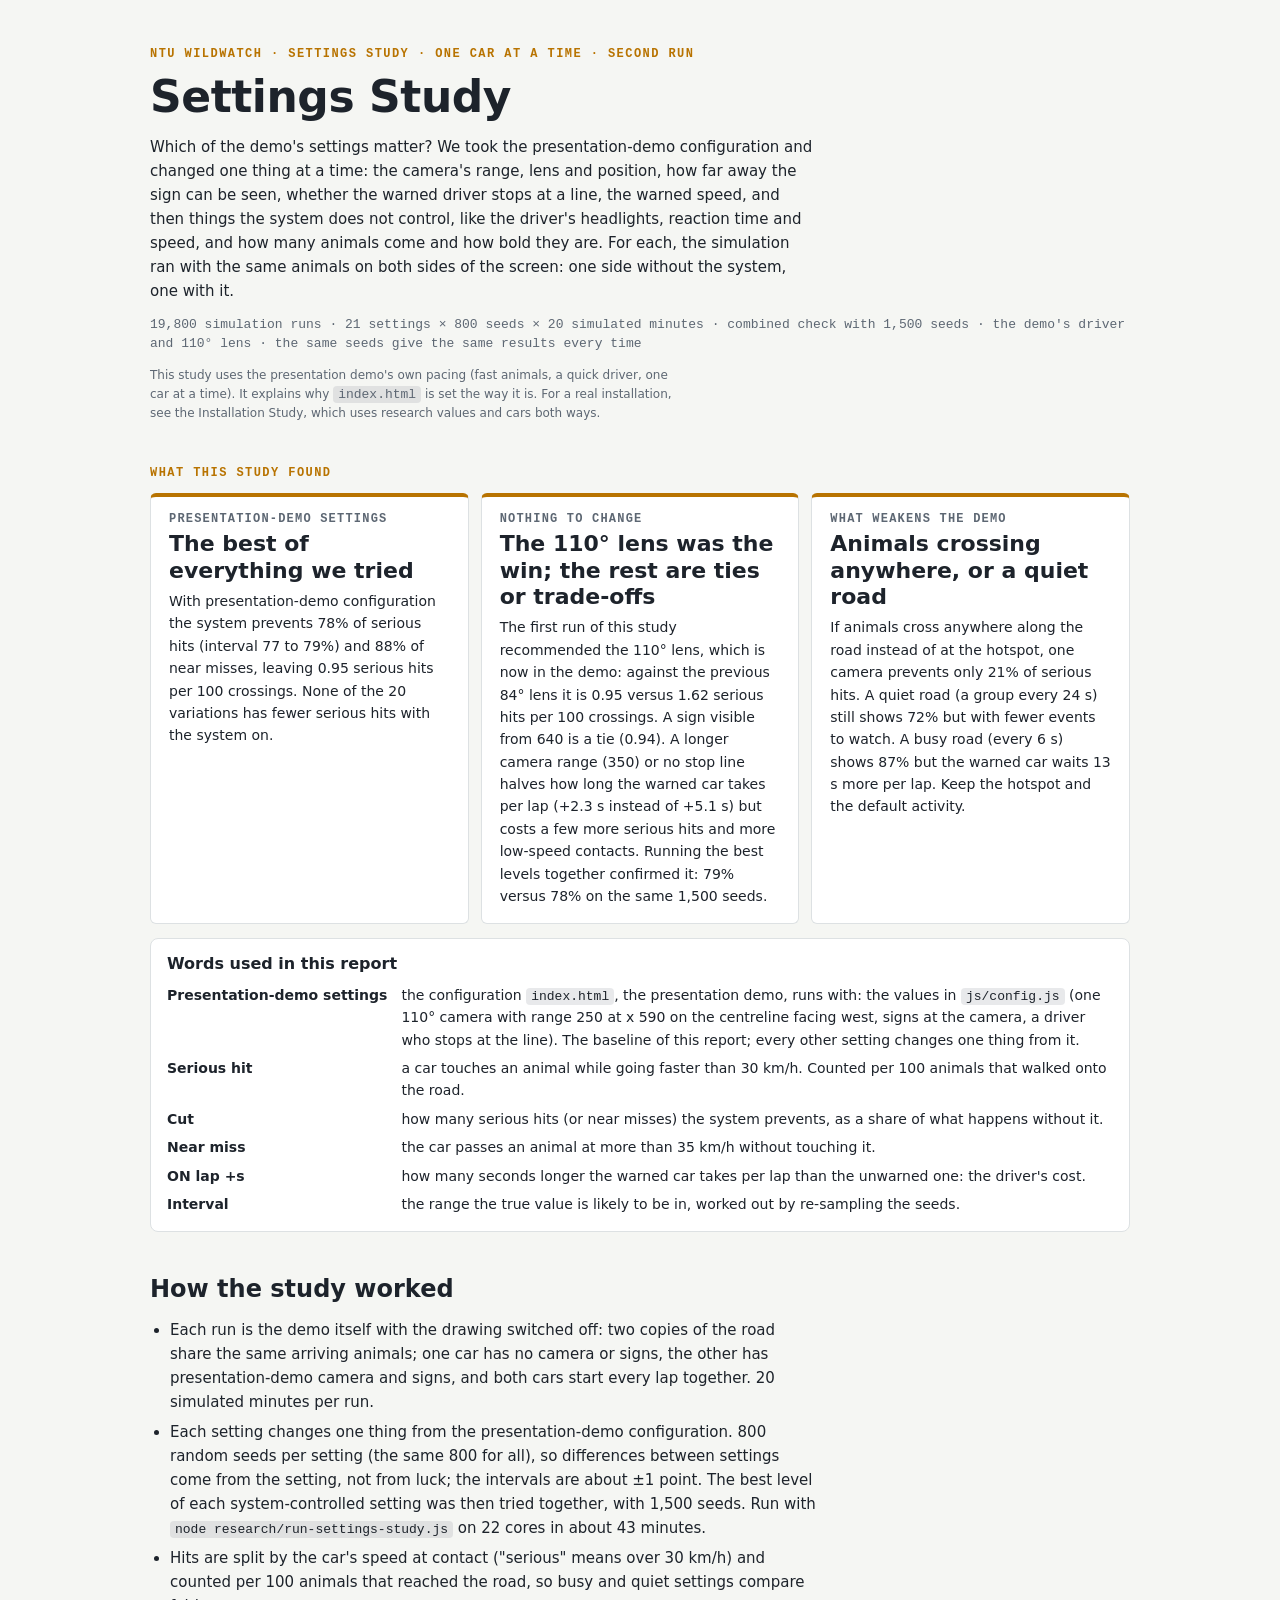
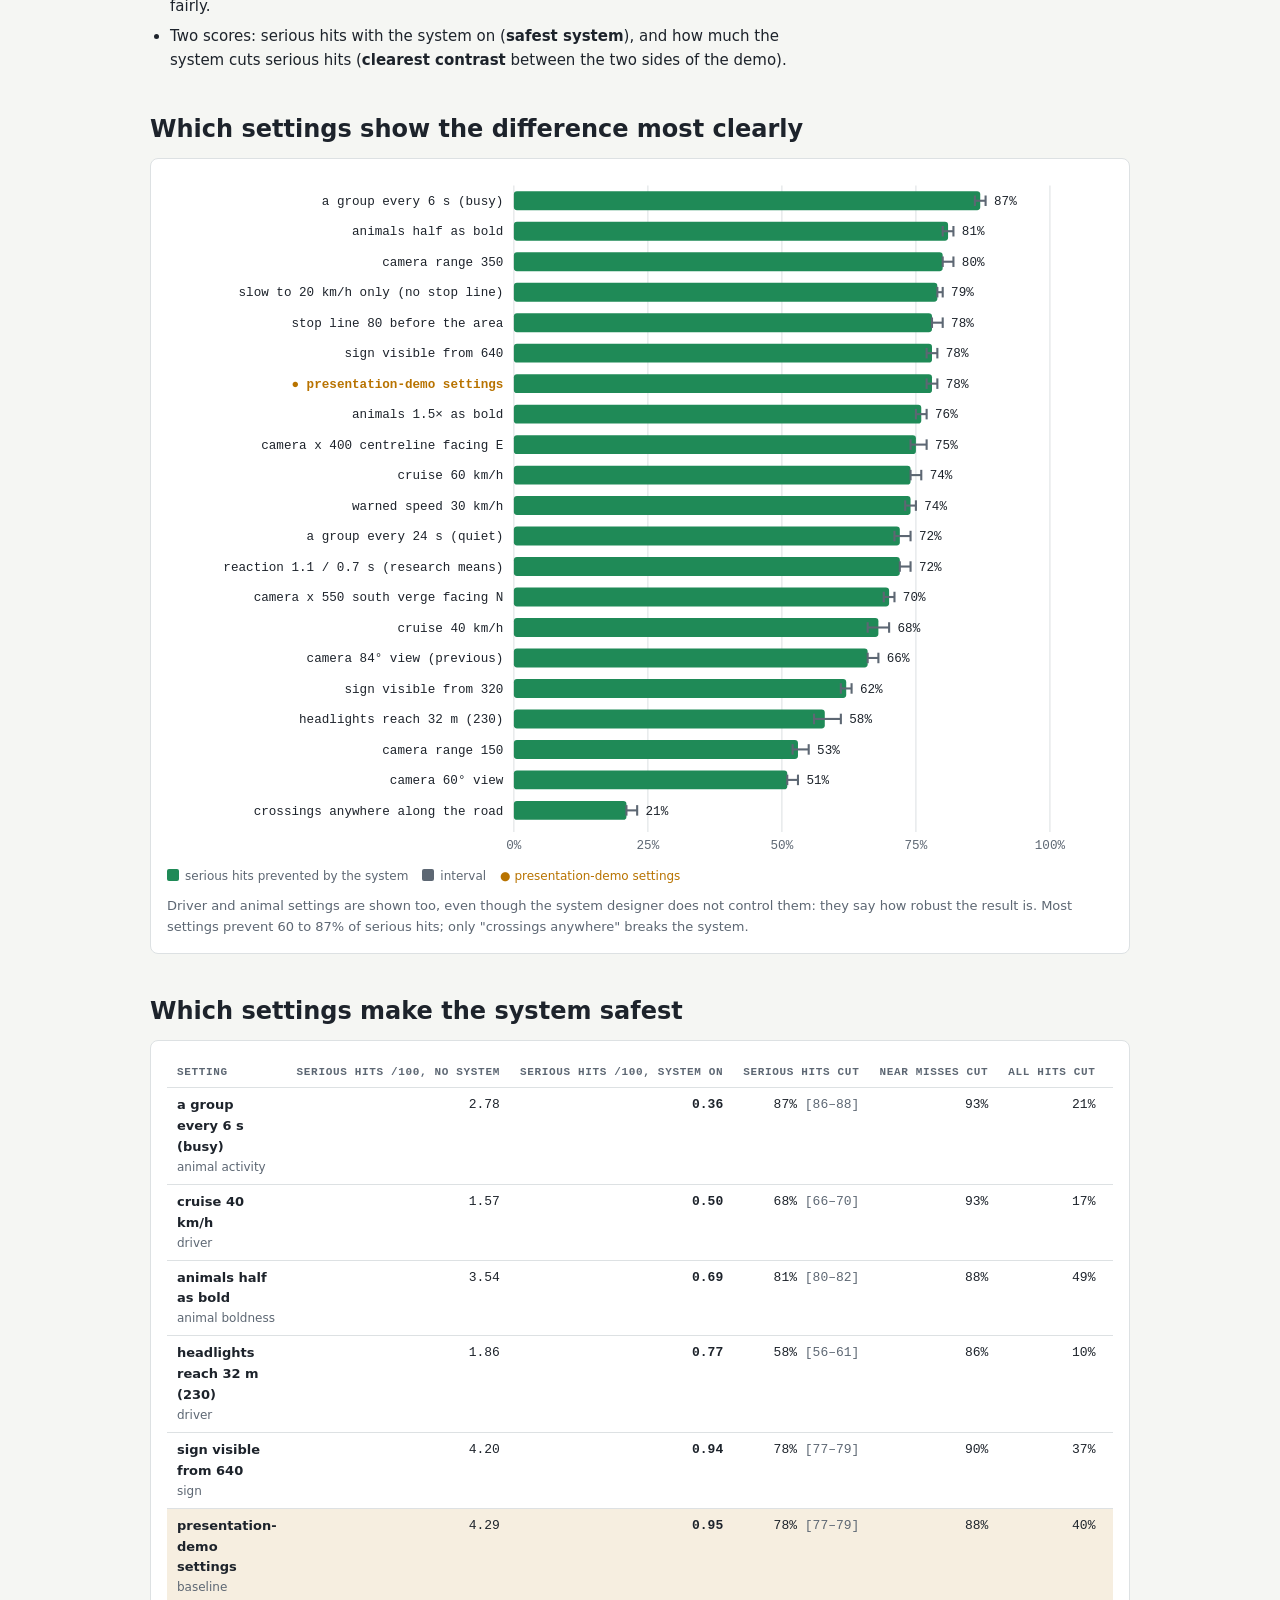
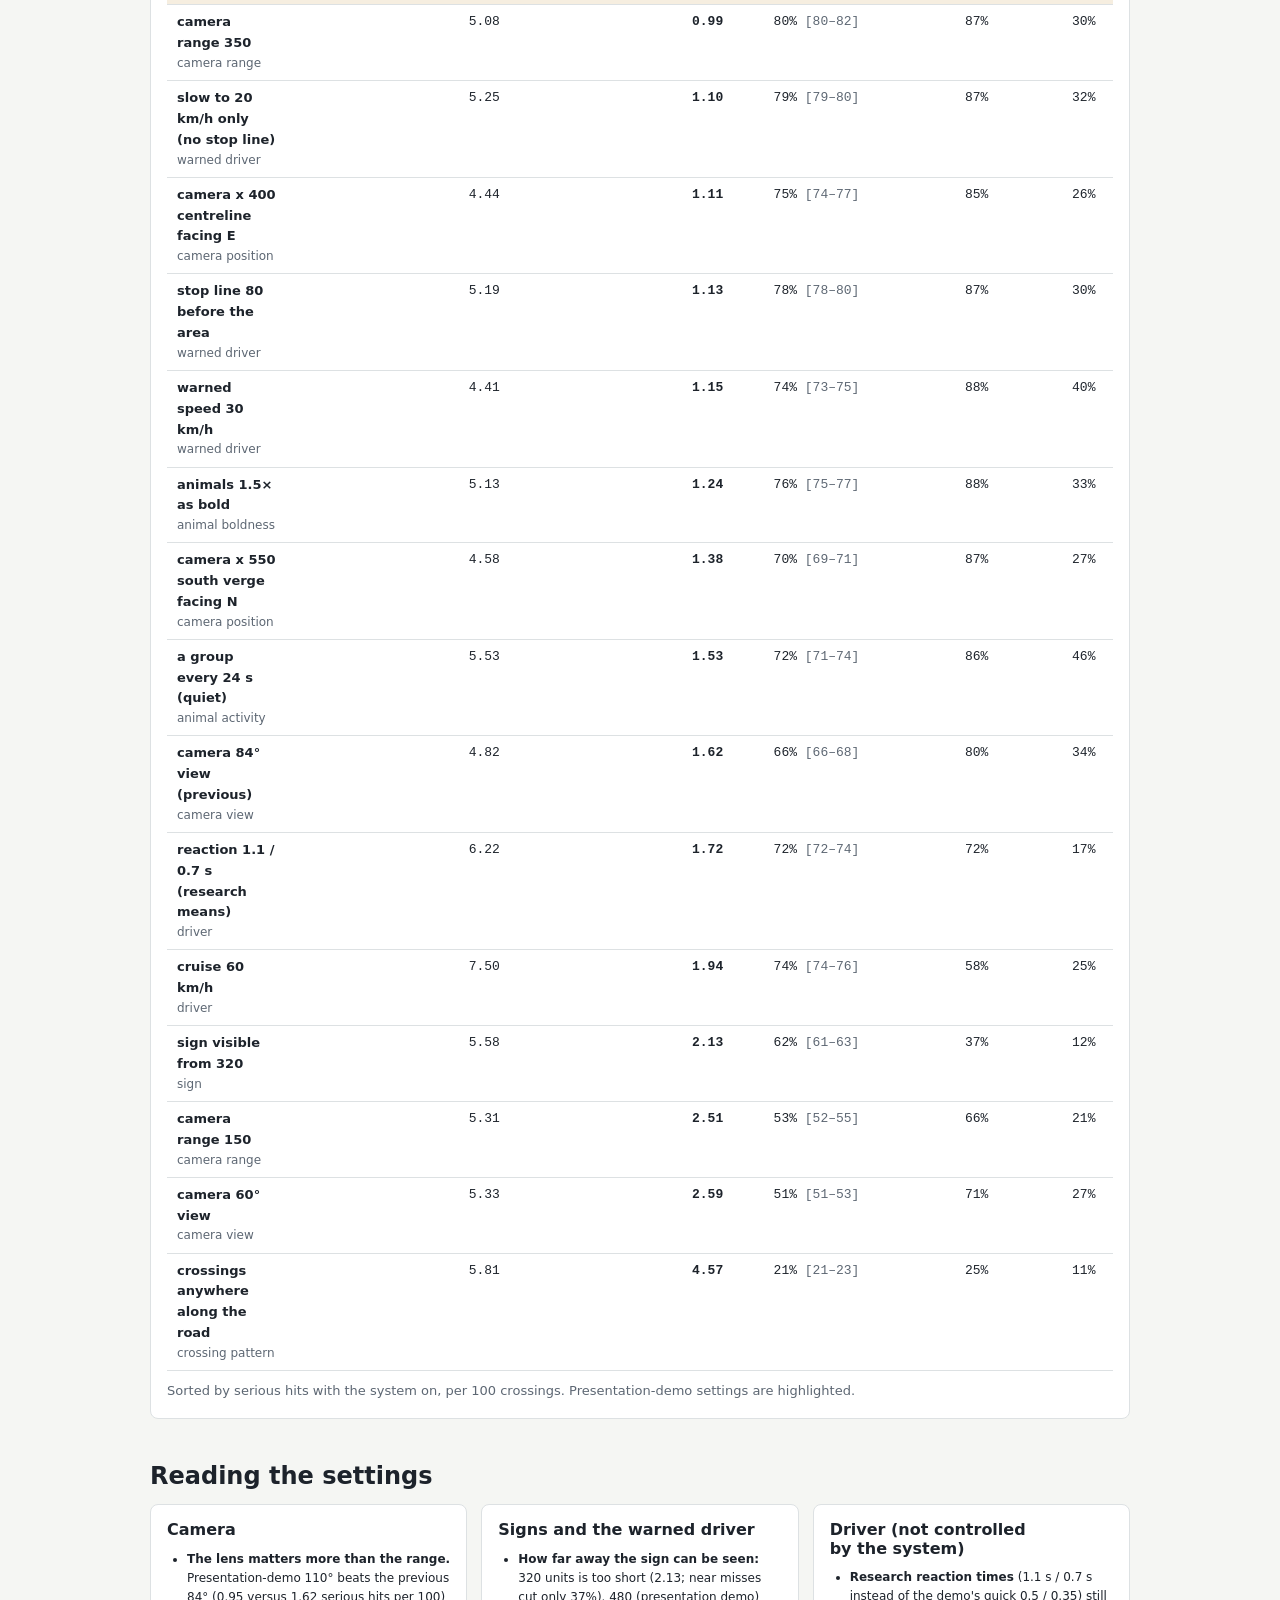
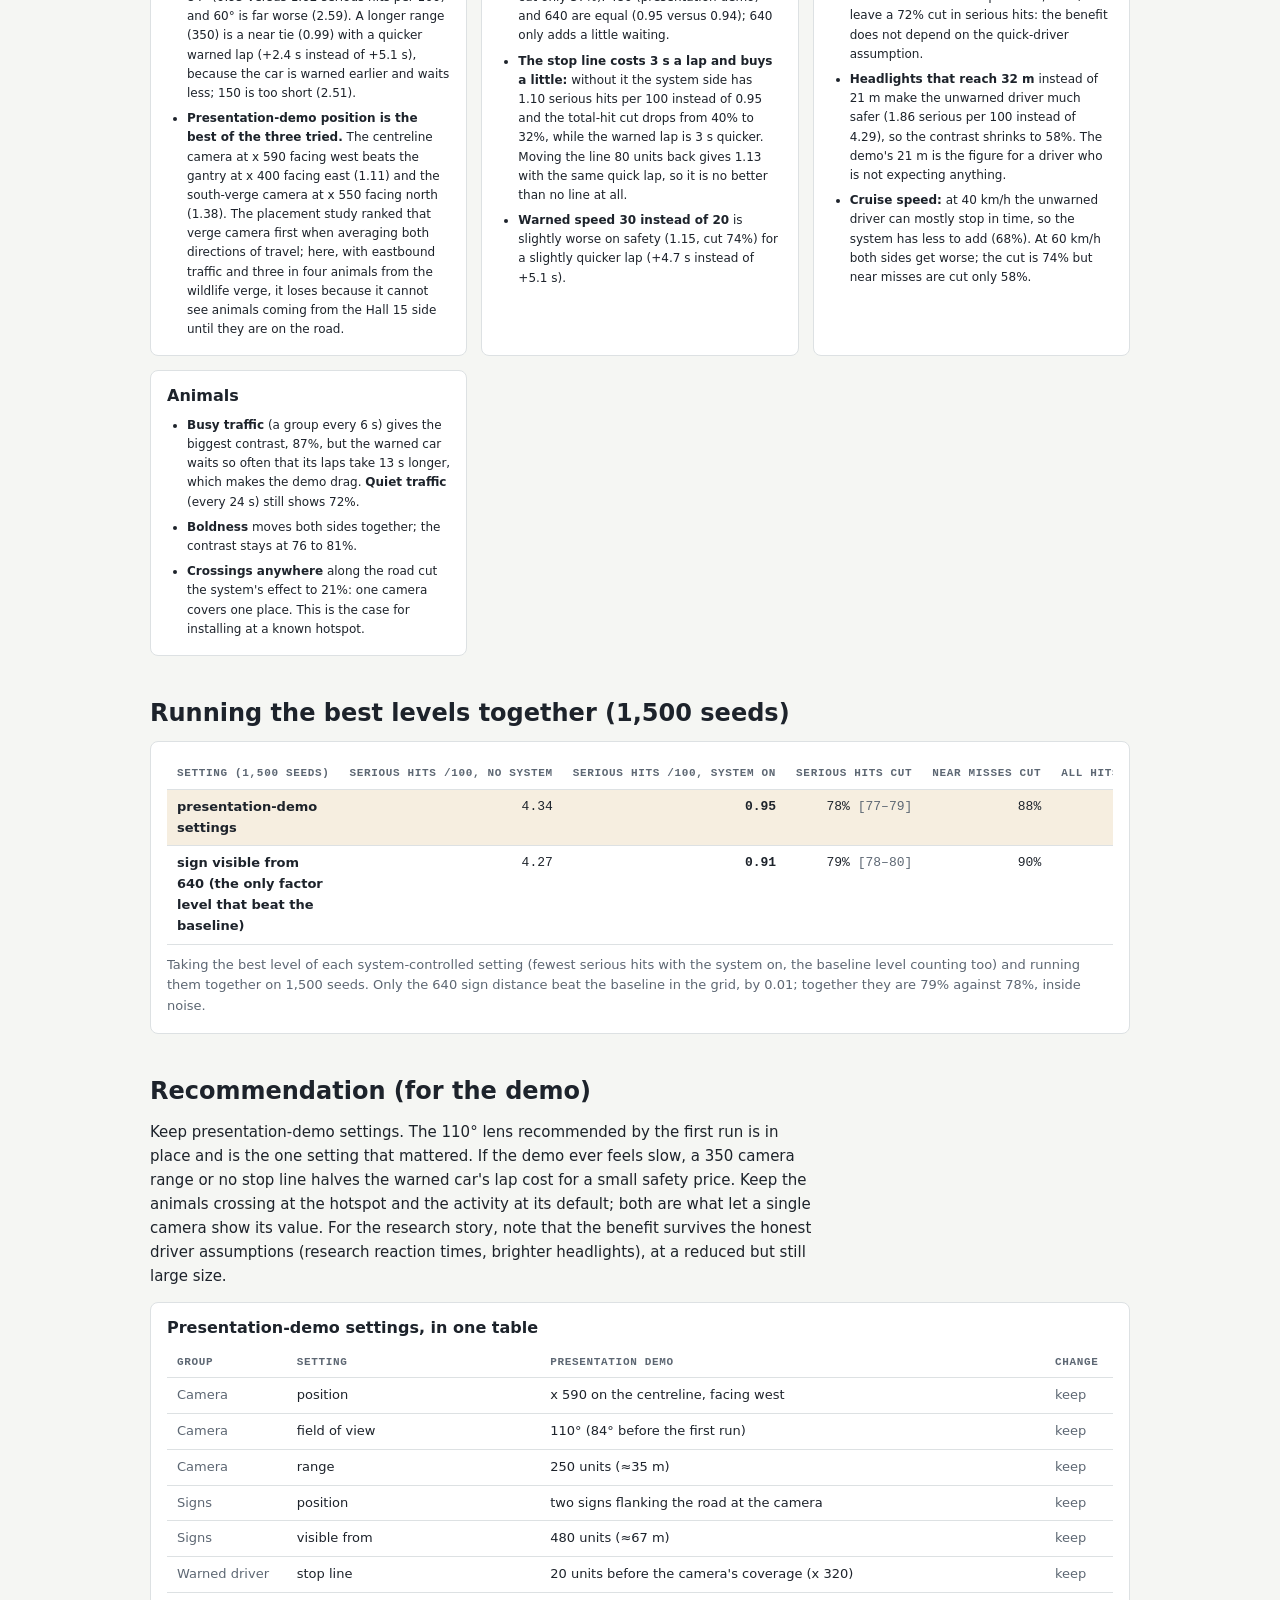
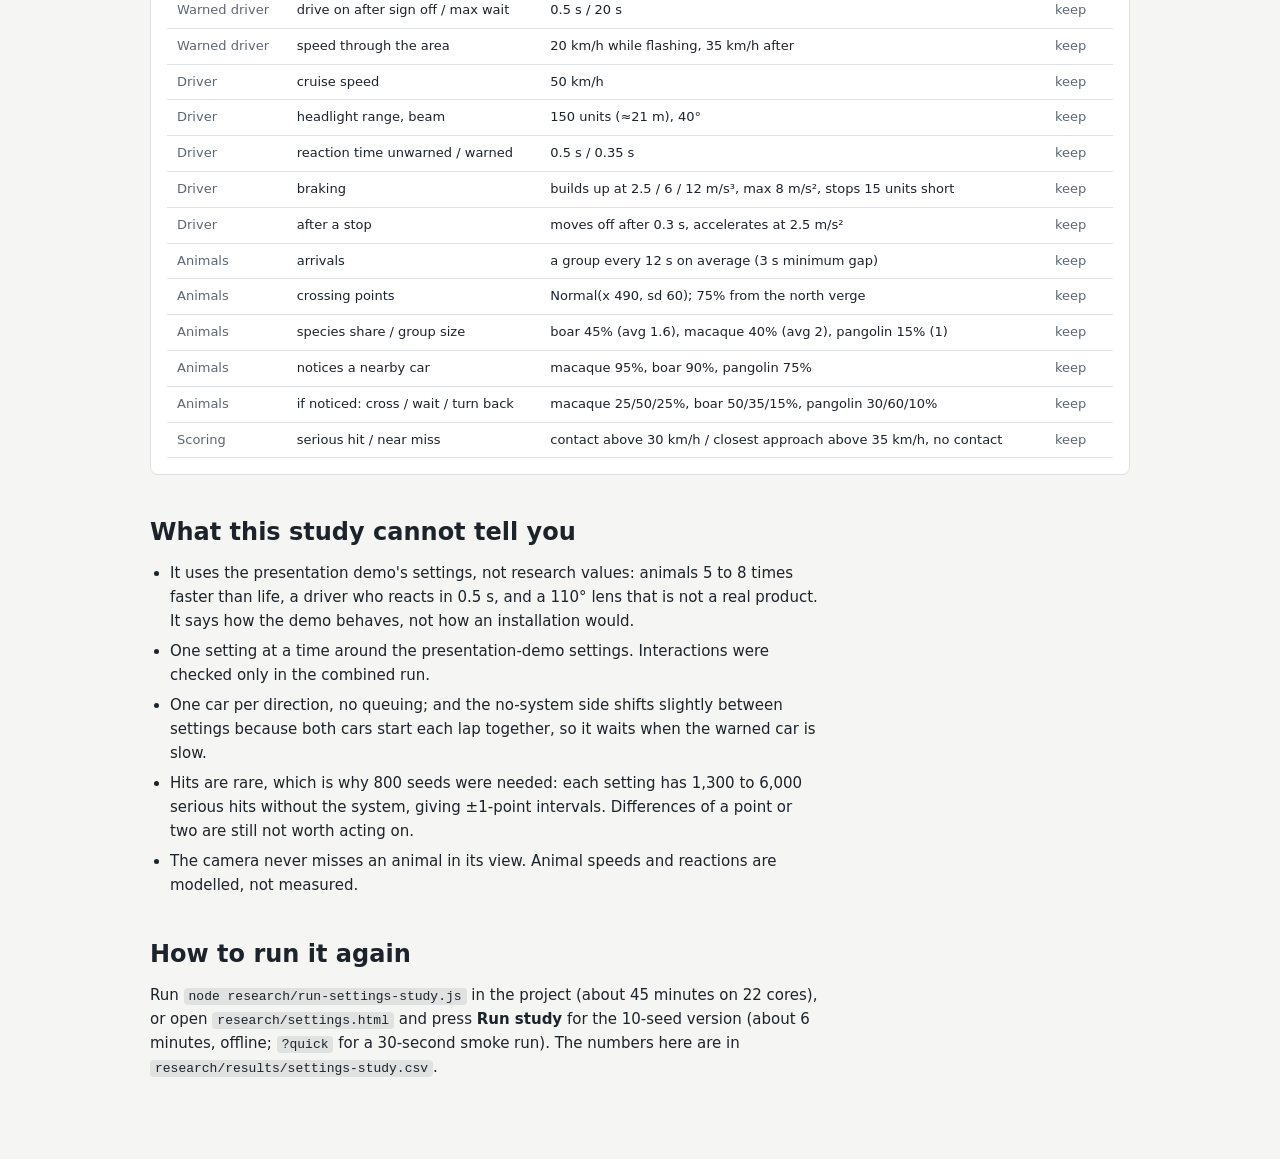
<file: research/reports/settings-study.html>
<!DOCTYPE html>
<html lang="en">
<head>
<meta name="viewport" content="width=device-width, initial-scale=1.0">
<meta charset="utf-8">
<title>Settings Study</title>
<style>
  /* Layout: one reading column (~70ch) with wider figure blocks; road-signage type over a night-road palette. Sibling of the Camera Placement Study report. */
  :root {
    --bg: #f5f6f3; --surface: #ffffff; --ink: #1d232b; --muted: #5d6773; --line: #dde1e3;
    --amber: #b87300; --good: #1f8a57; --bad: #c2412f; --heat0: #ffffff;
    --font-display: "Overpass", "Segoe UI", system-ui, sans-serif;
    --font-body: "Public Sans", "Segoe UI", system-ui, sans-serif;
    --font-mono: "Overpass Mono", ui-monospace, Consolas, monospace;
  }
  @media (prefers-color-scheme: dark) {
    :root:not([data-theme="light"]) {
      --bg: #0c1117; --surface: #131a22; --ink: #dfe5ec; --muted: #8c98a6; --line: #26313d;
      --amber: #ffb020; --good: #46c08a; --bad: #ff6a5f; --heat0: #131a22; color-scheme: dark;
    }
  }
  :root[data-theme="dark"] {
    --bg: #0c1117; --surface: #131a22; --ink: #dfe5ec; --muted: #8c98a6; --line: #26313d;
    --amber: #ffb020; --good: #46c08a; --bad: #ff6a5f; --heat0: #131a22; color-scheme: dark;
  }
  * { box-sizing: border-box; }
  body { background: var(--bg); color: var(--ink); font: 15px/1.6 var(--font-body);
    padding-left: max(16px, env(safe-area-inset-left, 0px)); padding-right: max(16px, env(safe-area-inset-right, 0px)); padding-block: 40px 72px; }
  main { max-width: 980px; margin: 0 auto; display: flex; flex-direction: column; gap: 44px; }
  .prose { max-width: 70ch; }
  h1, h2, h3 { font-family: var(--font-display); text-wrap: balance; margin: 0; line-height: 1.15; }
  h1 { font-size: clamp(30px, 5vw, 44px); font-weight: 800; letter-spacing: -0.01em; }
  h2 { font-size: 24px; font-weight: 800; }
  h3 { font-size: 16px; font-weight: 600; }
  p { margin: 0; }
  section { display: flex; flex-direction: column; gap: 14px; }
  .eyebrow { font: 600 12px/1 var(--font-mono); letter-spacing: 0.12em; text-transform: uppercase; color: var(--amber); }
  .meta { font: 13px/1.5 var(--font-mono); color: var(--muted); }
  .muted { color: var(--muted); }
  .small { font-size: 12px; }
  header { display: flex; flex-direction: column; gap: 12px; }
  .answer { display: grid; grid-template-columns: repeat(auto-fit, minmax(250px, 1fr)); gap: 12px; }
  .plate { background: var(--surface); border: 1px solid var(--line); border-top: 4px solid var(--amber); border-radius: 6px; padding: 16px 18px; display: flex; flex-direction: column; gap: 6px; min-width: 0; }
  .plate .k { font: 600 12px/1 var(--font-mono); letter-spacing: 0.1em; text-transform: uppercase; color: var(--muted); }
  .plate .v { font: 800 22px/1.2 var(--font-display); }
  .plate p { font-size: 14px; }
  ul.tight { margin: 0; padding-left: 20px; display: flex; flex-direction: column; gap: 6px; }
  .figure { background: var(--surface); border: 1px solid var(--line); border-radius: 8px; padding: 16px; display: flex; flex-direction: column; gap: 10px; min-width: 0; }
  .figure .cap { font-size: 13px; color: var(--muted); }
  .scroll { overflow-x: auto; }
  table { border-collapse: collapse; width: 100%; font-size: 13px; font-variant-numeric: tabular-nums; }
  th { text-align: left; font: 600 11px/1.3 var(--font-mono); letter-spacing: 0.06em; text-transform: uppercase; color: var(--muted); padding: 8px 10px; border-bottom: 1px solid var(--line); white-space: nowrap; }
  td { padding: 7px 10px; border-bottom: 1px solid var(--line); vertical-align: top; }
  td.n, th.n { text-align: right; font-family: var(--font-mono); white-space: nowrap; }
  tr.hl td { background: color-mix(in oklab, var(--amber) 12%, transparent); }
  tr.rec td { background: color-mix(in oklab, var(--good) 12%, transparent); }
  .two { display: grid; grid-template-columns: repeat(auto-fit, minmax(300px, 1fr)); gap: 14px; }
  svg text { fill: var(--muted); font: 12px var(--font-mono); }
  svg .lab { fill: var(--ink); }
  svg .base { fill: var(--amber); font-weight: 600; }
  .legend { display: flex; flex-wrap: wrap; gap: 14px; font-size: 12px; color: var(--muted); }
  .legend i { display: inline-block; width: 12px; height: 12px; border-radius: 2px; margin-right: 6px; vertical-align: -1px; }
  code { font: 13px var(--font-mono); background: color-mix(in oklab, var(--muted) 14%, transparent); padding: 1px 5px; border-radius: 4px; }
  dl.terms { margin: 0; display: grid; grid-template-columns: max-content 1fr; gap: 6px 14px; font-size: 14px; }
  dl.terms dt { font-weight: 600; } dl.terms dd { margin: 0; }
</style>

</head>
<body>
<main>
  <header>
    <div class="eyebrow">NTU WildWatch · settings study · one car at a time · second run</div>
    <h1>Settings Study</h1>
    <p class="prose">Which of the demo's settings matter? We took the presentation-demo configuration and changed one thing at a time: the camera's range, lens and position, how far away the sign can be seen, whether the warned driver stops at a line, the warned speed, and then things the system does not control, like the driver's headlights, reaction time and speed, and how many animals come and how bold they are. For each, the simulation ran with the same animals on both sides of the screen: one side without the system, one with it.</p>
    <p class="meta">19,800 simulation runs · 21 settings × 800 seeds × 20 simulated minutes · combined check with 1,500 seeds · the demo's driver and 110° lens · the same seeds give the same results every time</p>
    <p class="prose muted small">This study uses the presentation demo's own pacing (fast animals, a quick driver, one car at a time). It explains why <code>index.html</code> is set the way it is. For a real installation, see the Installation Study, which uses research values and cars both ways.</p>
  </header>

  <section>
    <div class="eyebrow">What this study found</div>
    <div class="answer">
      <div class="plate">
        <span class="k">Presentation-demo settings</span>
        <span class="v">The best of everything we tried</span>
        <p>With presentation-demo configuration the system prevents 78% of serious hits (interval 77 to 79%) and 88% of near misses, leaving 0.95 serious hits per 100 crossings. None of the 20 variations has fewer serious hits with the system on.</p>
      </div>
      <div class="plate">
        <span class="k">Nothing to change</span>
        <span class="v">The 110° lens was the win; the rest are ties or trade-offs</span>
        <p>The first run of this study recommended the 110° lens, which is now in the demo: against the previous 84° lens it is 0.95 versus 1.62 serious hits per 100 crossings. A sign visible from 640 is a tie (0.94). A longer camera range (350) or no stop line halves how long the warned car takes per lap (+2.3 s instead of +5.1 s) but costs a few more serious hits and more low-speed contacts. Running the best levels together confirmed it: 79% versus 78% on the same 1,500 seeds.</p>
      </div>
      <div class="plate">
        <span class="k">What weakens the demo</span>
        <span class="v">Animals crossing anywhere, or a quiet road</span>
        <p>If animals cross anywhere along the road instead of at the hotspot, one camera prevents only 21% of serious hits. A quiet road (a group every 24 s) still shows 72% but with fewer events to watch. A busy road (every 6 s) shows 87% but the warned car waits 13 s more per lap. Keep the hotspot and the default activity.</p>
      </div>
    </div>
    <div class="figure">
      <h3>Words used in this report</h3>
      <dl class="terms">
        <dt>Presentation-demo settings</dt><dd>the configuration <code>index.html</code>, the presentation demo, runs with: the values in <code>js/config.js</code> (one 110° camera with range 250 at x 590 on the centreline facing west, signs at the camera, a driver who stops at the line). The baseline of this report; every other setting changes one thing from it.</dd>
        <dt>Serious hit</dt><dd>a car touches an animal while going faster than 30 km/h. Counted per 100 animals that walked onto the road.</dd>
        <dt>Cut</dt><dd>how many serious hits (or near misses) the system prevents, as a share of what happens without it.</dd>
        <dt>Near miss</dt><dd>the car passes an animal at more than 35 km/h without touching it.</dd>
        <dt>ON lap +s</dt><dd>how many seconds longer the warned car takes per lap than the unwarned one: the driver's cost.</dd>
        <dt>Interval</dt><dd>the range the true value is likely to be in, worked out by re-sampling the seeds.</dd>
      </dl>
    </div>
  </section>

  <section>
    <h2>How the study worked</h2>
    <ul class="tight prose">
      <li>Each run is the demo itself with the drawing switched off: two copies of the road share the same arriving animals; one car has no camera or signs, the other has presentation-demo camera and signs, and both cars start every lap together. 20 simulated minutes per run.</li>
      <li>Each setting changes one thing from the presentation-demo configuration. 800 random seeds per setting (the same 800 for all), so differences between settings come from the setting, not from luck; the intervals are about ±1 point. The best level of each system-controlled setting was then tried together, with 1,500 seeds. Run with <code>node research/run-settings-study.js</code> on 22 cores in about 43 minutes.</li>
      <li>Hits are split by the car's speed at contact ("serious" means over 30 km/h) and counted per 100 animals that reached the road, so busy and quiet settings compare fairly.</li>
      <li>Two scores: serious hits with the system on (<b>safest system</b>), and how much the system cuts serious hits (<b>clearest contrast</b> between the two sides of the demo).</li>
    </ul>
  </section>

  <section>
    <h2>Which settings show the difference most clearly</h2>
    <div class="figure">
      <svg id="chart" viewBox="0 0 900 640" role="img" aria-label="Serious-hit cut from OFF to ON for each setting, with intervals"></svg>
      <div class="legend">
        <span><i style="background:var(--good)"></i>serious hits prevented by the system</span>
        <span><i style="background:var(--muted)"></i>interval</span>
        <span style="color:var(--amber)">● presentation-demo settings</span>
      </div>
      <div class="cap">Driver and animal settings are shown too, even though the system designer does not control them: they say how robust the result is. Most settings prevent 60 to 87% of serious hits; only "crossings anywhere" breaks the system.</div>
    </div>
  </section>

  <section>
    <h2>Which settings make the system safest</h2>
    <div class="figure">
      <div class="scroll"><table id="t1"></table></div>
      <div class="cap">Sorted by serious hits with the system on, per 100 crossings. Presentation-demo settings are highlighted.</div>
    </div>
  </section>

  <section>
    <h2>Reading the settings</h2>
    <div class="two">
      <div class="figure">
        <h3>Camera</h3>
        <ul class="tight small">
          <li><b>The lens matters more than the range.</b> Presentation-demo 110° beats the previous 84° (0.95 versus 1.62 serious hits per 100) and 60° is far worse (2.59). A longer range (350) is a near tie (0.99) with a quicker warned lap (+2.4 s instead of +5.1 s), because the car is warned earlier and waits less; 150 is too short (2.51).</li>
          <li><b>Presentation-demo position is the best of the three tried.</b> The centreline camera at x 590 facing west beats the gantry at x 400 facing east (1.11) and the south-verge camera at x 550 facing north (1.38). The placement study ranked that verge camera first when averaging both directions of travel; here, with eastbound traffic and three in four animals from the wildlife verge, it loses because it cannot see animals coming from the Hall 15 side until they are on the road.</li>
        </ul>
      </div>
      <div class="figure">
        <h3>Signs and the warned driver</h3>
        <ul class="tight small">
          <li><b>How far away the sign can be seen:</b> 320 units is too short (2.13; near misses cut only 37%). 480 (presentation demo) and 640 are equal (0.95 versus 0.94); 640 only adds a little waiting.</li>
          <li><b>The stop line costs 3 s a lap and buys a little:</b> without it the system side has 1.10 serious hits per 100 instead of 0.95 and the total-hit cut drops from 40% to 32%, while the warned lap is 3 s quicker. Moving the line 80 units back gives 1.13 with the same quick lap, so it is no better than no line at all.</li>
          <li><b>Warned speed 30 instead of 20</b> is slightly worse on safety (1.15, cut 74%) for a slightly quicker lap (+4.7 s instead of +5.1 s).</li>
        </ul>
      </div>
      <div class="figure">
        <h3>Driver (not controlled by the system)</h3>
        <ul class="tight small">
          <li><b>Research reaction times</b> (1.1 s / 0.7 s instead of the demo's quick 0.5 / 0.35) still leave a 72% cut in serious hits: the benefit does not depend on the quick-driver assumption.</li>
          <li><b>Headlights that reach 32 m</b> instead of 21 m make the unwarned driver much safer (1.86 serious per 100 instead of 4.29), so the contrast shrinks to 58%. The demo's 21 m is the figure for a driver who is not expecting anything.</li>
          <li><b>Cruise speed:</b> at 40 km/h the unwarned driver can mostly stop in time, so the system has less to add (68%). At 60 km/h both sides get worse; the cut is 74% but near misses are cut only 58%.</li>
        </ul>
      </div>
      <div class="figure">
        <h3>Animals</h3>
        <ul class="tight small">
          <li><b>Busy traffic</b> (a group every 6 s) gives the biggest contrast, 87%, but the warned car waits so often that its laps take 13 s longer, which makes the demo drag. <b>Quiet traffic</b> (every 24 s) still shows 72%.</li>
          <li><b>Boldness</b> moves both sides together; the contrast stays at 76 to 81%.</li>
          <li><b>Crossings anywhere</b> along the road cut the system's effect to 21%: one camera covers one place. This is the case for installing at a known hotspot.</li>
        </ul>
      </div>
    </div>
  </section>

  <section>
    <h2>Running the best levels together (1,500 seeds)</h2>
    <div class="figure">
      <div class="scroll"><table id="t2"></table></div>
      <div class="cap">Taking the best level of each system-controlled setting (fewest serious hits with the system on, the baseline level counting too) and running them together on 1,500 seeds. Only the 640 sign distance beat the baseline in the grid, by 0.01; together they are 79% against 78%, inside noise.</div>
    </div>
  </section>

  <section>
    <h2>Recommendation (for the demo)</h2>
    <p class="prose">Keep presentation-demo settings. The 110° lens recommended by the first run is in place and is the one setting that mattered. If the demo ever feels slow, a 350 camera range or no stop line halves the warned car's lap cost for a small safety price. Keep the animals crossing at the hotspot and the activity at its default; both are what let a single camera show its value. For the research story, note that the benefit survives the honest driver assumptions (research reaction times, brighter headlights), at a reduced but still large size.</p>
    <div class="figure">
      <h3>Presentation-demo settings, in one table</h3>
      <div class="scroll"><table id="t3"></table></div>
    </div>
  </section>

  <section class="prose">
    <h2>What this study cannot tell you</h2>
    <ul class="tight">
      <li>It uses the presentation demo's settings, not research values: animals 5 to 8 times faster than life, a driver who reacts in 0.5 s, and a 110° lens that is not a real product. It says how the demo behaves, not how an installation would.</li>
      <li>One setting at a time around the presentation-demo settings. Interactions were checked only in the combined run.</li>
      <li>One car per direction, no queuing; and the no-system side shifts slightly between settings because both cars start each lap together, so it waits when the warned car is slow.</li>
      <li>Hits are rare, which is why 800 seeds were needed: each setting has 1,300 to 6,000 serious hits without the system, giving ±1-point intervals. Differences of a point or two are still not worth acting on.</li>
      <li>The camera never misses an animal in its view. Animal speeds and reactions are modelled, not measured.</li>
    </ul>
  </section>

  <section class="prose">
    <h2>How to run it again</h2>
    <p>Run <code>node research/run-settings-study.js</code> in the project (about 45 minutes on 22 cores), or open <code>research/settings.html</code> and press <b>Run study</b> for the 10-seed version (about 6 minutes, offline; <code>?quick</code> for a 30-second smoke run). The numbers here are in <code>research/results/settings-study.csv</code>.</p>
  </section>
</main>

<script>
  // Results from research/results/settings-study.json (800 seeds × 20 min; serious = hit above 30 km/h; per 100 crossings).
  var GRID = [
    // id, label, factor, OFF serious/100, ON serious/100, cut %, lo, hi, near cut %, all-hits cut %, ON lap +s
    ["gap6", "a group every 6 s (busy)", "animal activity", 2.78, 0.36, 87, 86, 88, 93, 21, 12.8],
    ["shy", "animals half as bold", "animal boldness", 3.54, 0.69, 81, 80, 82, 88, 49, 5.1],
    ["range350", "camera range 350", "camera range", 5.08, 0.99, 80, 80, 82, 87, 30, 2.4],
    ["nostop", "slow to 20 km/h only (no stop line)", "warned driver", 5.25, 1.10, 79, 79, 80, 87, 32, 2.2],
    ["line80", "stop line 80 before the area", "warned driver", 5.19, 1.13, 78, 78, 80, 87, 30, 2.2],
    ["sight640", "sign visible from 640", "sign", 4.20, 0.94, 78, 77, 79, 90, 37, 5.3],
    ["base", "presentation-demo settings", "baseline", 4.29, 0.95, 78, 77, 79, 88, 40, 5.1],
    ["boldx", "animals 1.5× as bold", "animal boldness", 5.13, 1.24, 76, 75, 77, 88, 33, 5.1],
    ["camE", "camera x 400 centreline facing E", "camera position", 4.44, 1.11, 75, 74, 77, 85, 26, 4.8],
    ["cruise60", "cruise 60 km/h", "driver", 7.50, 1.94, 74, 74, 76, 58, 25, 2.3],
    ["warn30", "warned speed 30 km/h", "warned driver", 4.41, 1.15, 74, 73, 75, 88, 40, 4.7],
    ["gap24", "a group every 24 s (quiet)", "animal activity", 5.53, 1.53, 72, 71, 74, 86, 46, 2.3],
    ["react11", "reaction 1.1 / 0.7 s (research means)", "driver", 6.22, 1.72, 72, 72, 74, 72, 17, 2.1],
    ["camS", "camera x 550 south verge facing N", "camera position", 4.58, 1.38, 70, 69, 71, 87, 27, 4.3],
    ["cruise40", "cruise 40 km/h", "driver", 1.57, 0.50, 68, 66, 70, 93, 17, 4.8],
    ["fov84", "camera 84° view (previous)", "camera view", 4.82, 1.62, 66, 66, 68, 80, 34, 3.4],
    ["sight320", "sign visible from 320", "sign", 5.58, 2.13, 62, 61, 63, 37, 12, 1.4],
    ["light230", "headlights reach 32 m (230)", "driver", 1.86, 0.77, 58, 56, 61, 86, 10, 4.9],
    ["range150", "camera range 150", "camera range", 5.31, 2.51, 53, 52, 55, 66, 21, 2.0],
    ["fov60", "camera 60° view", "camera view", 5.33, 2.59, 51, 51, 53, 71, 27, 2.0],
    ["uniform", "crossings anywhere along the road", "crossing pattern", 5.81, 4.57, 21, 21, 23, 25, 11, 1.2]
  ];
  var COMBINED = [
    // label, OFF, ON, cut, lo, hi, near, hits, lap
    ["presentation-demo settings", 4.34, 0.95, 78, 77, 79, 88, 39, 5.1],
    ["sign visible from 640 (the only factor level that beat the baseline)", 4.27, 0.91, 79, 78, 80, 90, 38, 5.3]
  ];
  var PARAMS = [
    ["Camera", "position", "x 590 on the centreline, facing west", ""],
    ["Camera", "field of view", "110° (84° before the first run)", ""],
    ["Camera", "range", "250 units (≈35 m)", ""],
    ["Signs", "position", "two signs flanking the road at the camera", ""],
    ["Signs", "visible from", "480 units (≈67 m)", ""],
    ["Warned driver", "stop line", "20 units before the camera's coverage (x 320)", ""],
    ["Warned driver", "drive on after sign off / max wait", "0.5 s / 20 s", ""],
    ["Warned driver", "speed through the area", "20 km/h while flashing, 35 km/h after", ""],
    ["Driver", "cruise speed", "50 km/h", ""],
    ["Driver", "headlight range, beam", "150 units (≈21 m), 40°", ""],
    ["Driver", "reaction time unwarned / warned", "0.5 s / 0.35 s", ""],
    ["Driver", "braking", "builds up at 2.5 / 6 / 12 m/s³, max 8 m/s², stops 15 units short", ""],
    ["Driver", "after a stop", "moves off after 0.3 s, accelerates at 2.5 m/s²", ""],
    ["Animals", "arrivals", "a group every 12 s on average (3 s minimum gap)", ""],
    ["Animals", "crossing points", "Normal(x 490, sd 60); 75% from the north verge", ""],
    ["Animals", "species share / group size", "boar 45% (avg 1.6), macaque 40% (avg 2), pangolin 15% (1)", ""],
    ["Animals", "notices a nearby car", "macaque 95%, boar 90%, pangolin 75%", ""],
    ["Animals", "if noticed: cross / wait / turn back", "macaque 25/50/25%, boar 50/35/15%, pangolin 30/60/10%", ""],
    ["Scoring", "serious hit / near miss", "contact above 30 km/h / closest approach above 35 km/h, no contact", ""]
  ];

  function el(id) { return document.getElementById(id); }
  function pct(v) { return v === null ? "–" : v + "%"; }

  // Chart: horizontal bars of the serious-hit cut with interval ticks, sorted.
  (function () {
    var rows = GRID.slice().sort(function (a, b) { return b[5] - a[5]; });
    var W = 900, L = 330, R = 60, top = 10, rowH = 29, H = top + rows.length * rowH + 30;
    var svg = el("chart"); svg.setAttribute("viewBox", "0 0 " + W + " " + H);
    var x = function (v) { return L + (W - L - R) * v / 100; };
    var s = "";
    [0, 25, 50, 75, 100].forEach(function (v) {
      s += '<line x1="' + x(v) + '" x2="' + x(v) + '" y1="' + top + '" y2="' + (H - 24) + '" stroke="var(--line)"/>';
      s += '<text x="' + x(v) + '" y="' + (H - 8) + '" text-anchor="middle">' + v + '%</text>';
    });
    rows.forEach(function (r, i) {
      var y = top + i * rowH + rowH / 2, base = r[0] === "base";
      s += '<text class="' + (base ? "base" : "lab") + '" x="' + (L - 10) + '" y="' + (y + 4) + '" text-anchor="end">' + (base ? "● " : "") + r[1] + '</text>';
      s += '<rect x="' + x(0) + '" y="' + (y - 9) + '" width="' + (x(r[5]) - x(0)) + '" height="18" rx="3" fill="var(--good)"/>';
      s += '<line x1="' + x(r[6]) + '" x2="' + x(r[7]) + '" y1="' + y + '" y2="' + y + '" stroke="var(--muted)" stroke-width="2"/>';
      s += '<line x1="' + x(r[6]) + '" x2="' + x(r[6]) + '" y1="' + (y - 5) + '" y2="' + (y + 5) + '" stroke="var(--muted)" stroke-width="2"/>';
      s += '<line x1="' + x(r[7]) + '" x2="' + x(r[7]) + '" y1="' + (y - 5) + '" y2="' + (y + 5) + '" stroke="var(--muted)" stroke-width="2"/>';
      s += '<text class="lab" x="' + (x(r[7]) + 8) + '" y="' + (y + 4) + '">' + r[5] + '%</text>';
    });
    svg.innerHTML = s;
  })();

  // Goal 1 table
  (function () {
    var rows = GRID.slice().sort(function (a, b) { return a[4] - b[4]; });
    var h = '<thead><tr><th>Setting</th><th class="n">Serious hits /100, no system</th><th class="n">Serious hits /100, system on</th><th class="n">Serious hits cut</th><th class="n">Near misses cut</th><th class="n">All hits cut</th><th class="n">Warned lap +s</th></tr></thead><tbody>';
    rows.forEach(function (r) {
      h += '<tr' + (r[0] === "base" ? ' class="hl"' : r[0] === "fov110" ? ' class="rec"' : "") + '><td><b>' + r[1] + '</b><div class="muted small">' + r[2] + '</div></td>' +
        '<td class="n">' + r[3].toFixed(2) + '</td><td class="n"><b>' + r[4].toFixed(2) + '</b></td><td class="n">' + r[5] + '% <span class="muted">[' + r[6] + '–' + r[7] + ']</span></td>' +
        '<td class="n">' + r[8] + '%</td><td class="n">' + r[9] + '%</td><td class="n">+' + r[10].toFixed(1) + '</td></tr>';
    });
    el("t1").innerHTML = h + "</tbody>";
  })();

  // Combined table
  (function () {
    var h = '<thead><tr><th>Setting (1,500 seeds)</th><th class="n">Serious hits /100, no system</th><th class="n">Serious hits /100, system on</th><th class="n">Serious hits cut</th><th class="n">Near misses cut</th><th class="n">All hits cut</th><th class="n">Warned lap +s</th></tr></thead><tbody>';
    COMBINED.forEach(function (r, i) {
      h += '<tr' + (i === 0 ? ' class="hl"' : "") + '><td><b>' + r[0] + '</b></td><td class="n">' + r[1].toFixed(2) + '</td><td class="n"><b>' + r[2].toFixed(2) + '</b></td>' +
        '<td class="n">' + r[3] + '%' + (r[4] === null ? "" : ' <span class="muted">[' + r[4] + '–' + r[5] + ']</span>') + '</td><td class="n">' + r[6] + '%</td><td class="n">' + r[7] + '%</td><td class="n">+' + r[8].toFixed(1) + '</td></tr>';
    });
    el("t2").innerHTML = h + "</tbody>";
  })();

  // Parameter table
  (function () {
    var h = '<thead><tr><th>Group</th><th>Setting</th><th>Presentation demo</th><th>Change</th></tr></thead><tbody>';
    PARAMS.forEach(function (r) {
      h += '<tr' + (r[3] ? ' class="rec"' : "") + '><td class="muted">' + r[0] + '</td><td>' + r[1] + '</td><td>' + r[2] + '</td><td>' + (r[3] || '<span class="muted">keep</span>') + '</td></tr>';
    });
    el("t3").innerHTML = h + "</tbody>";
  })();
</script>
</body>
</html>
</file>
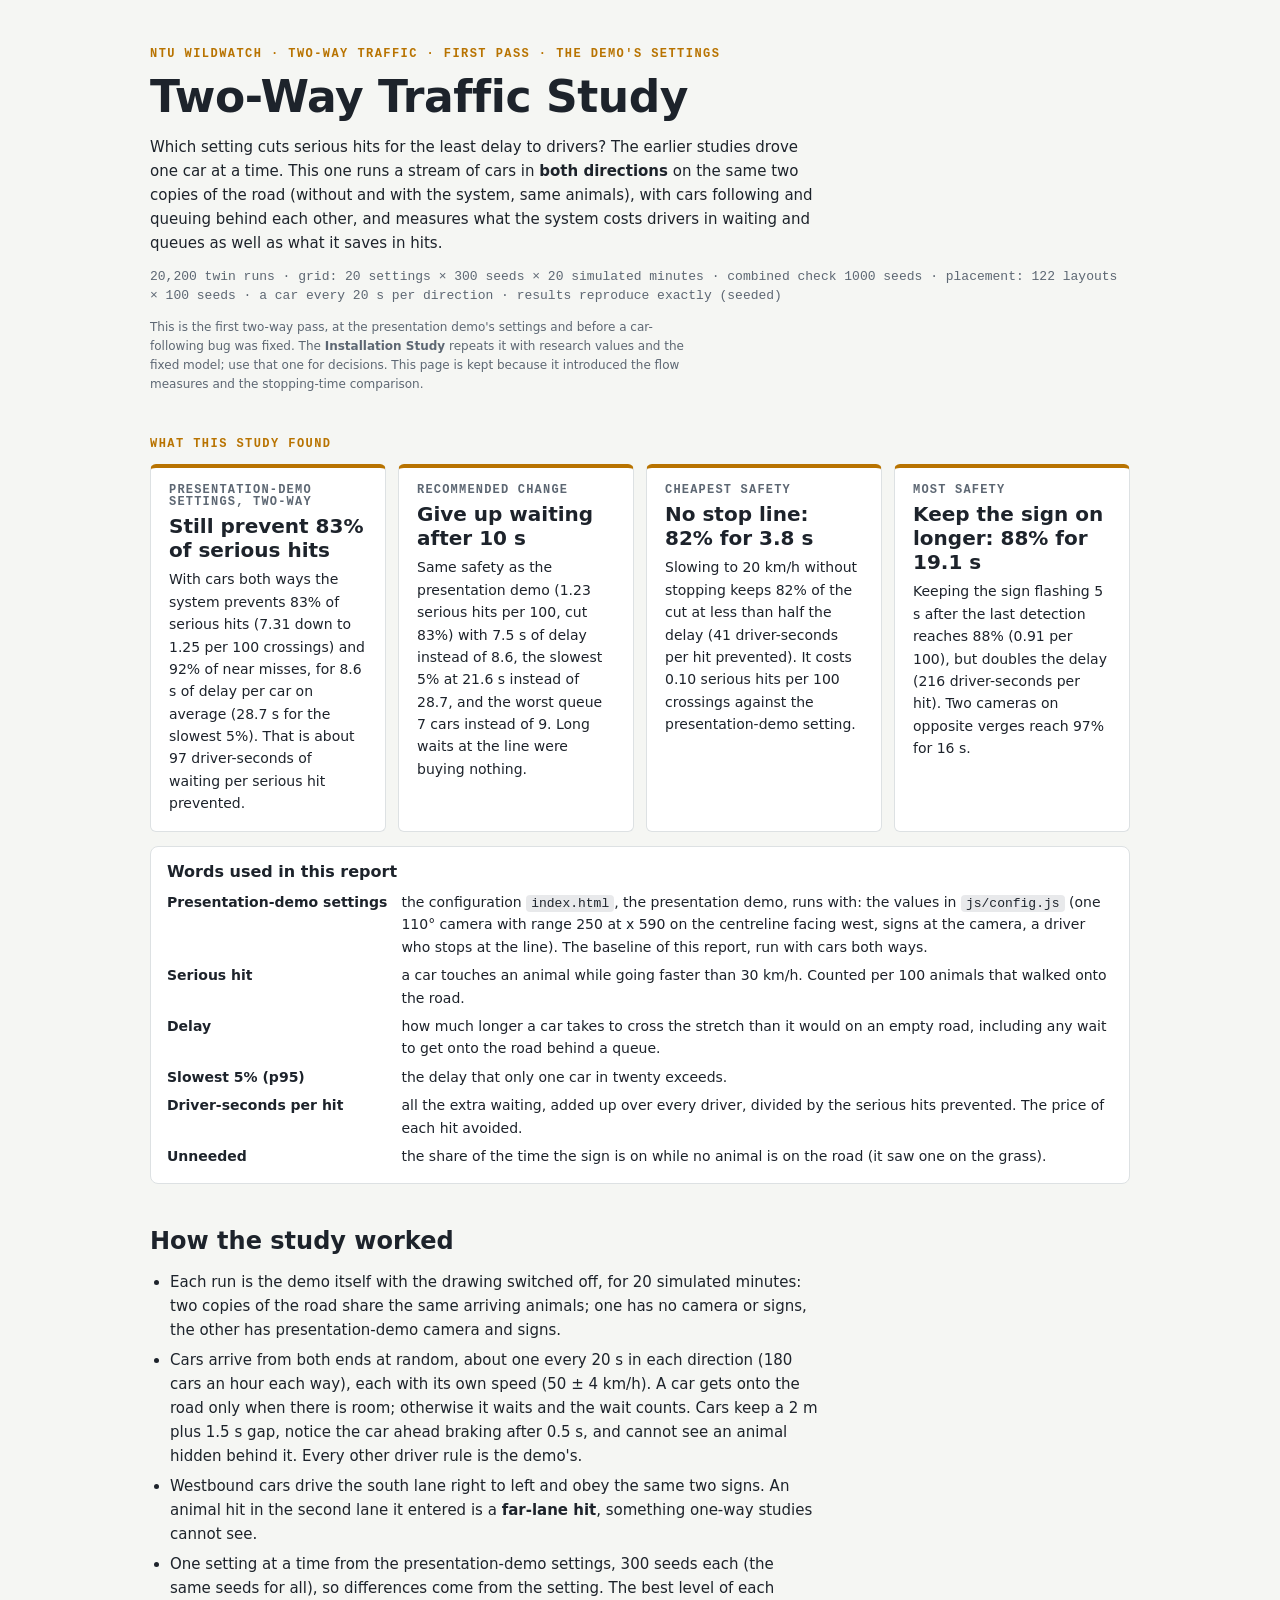
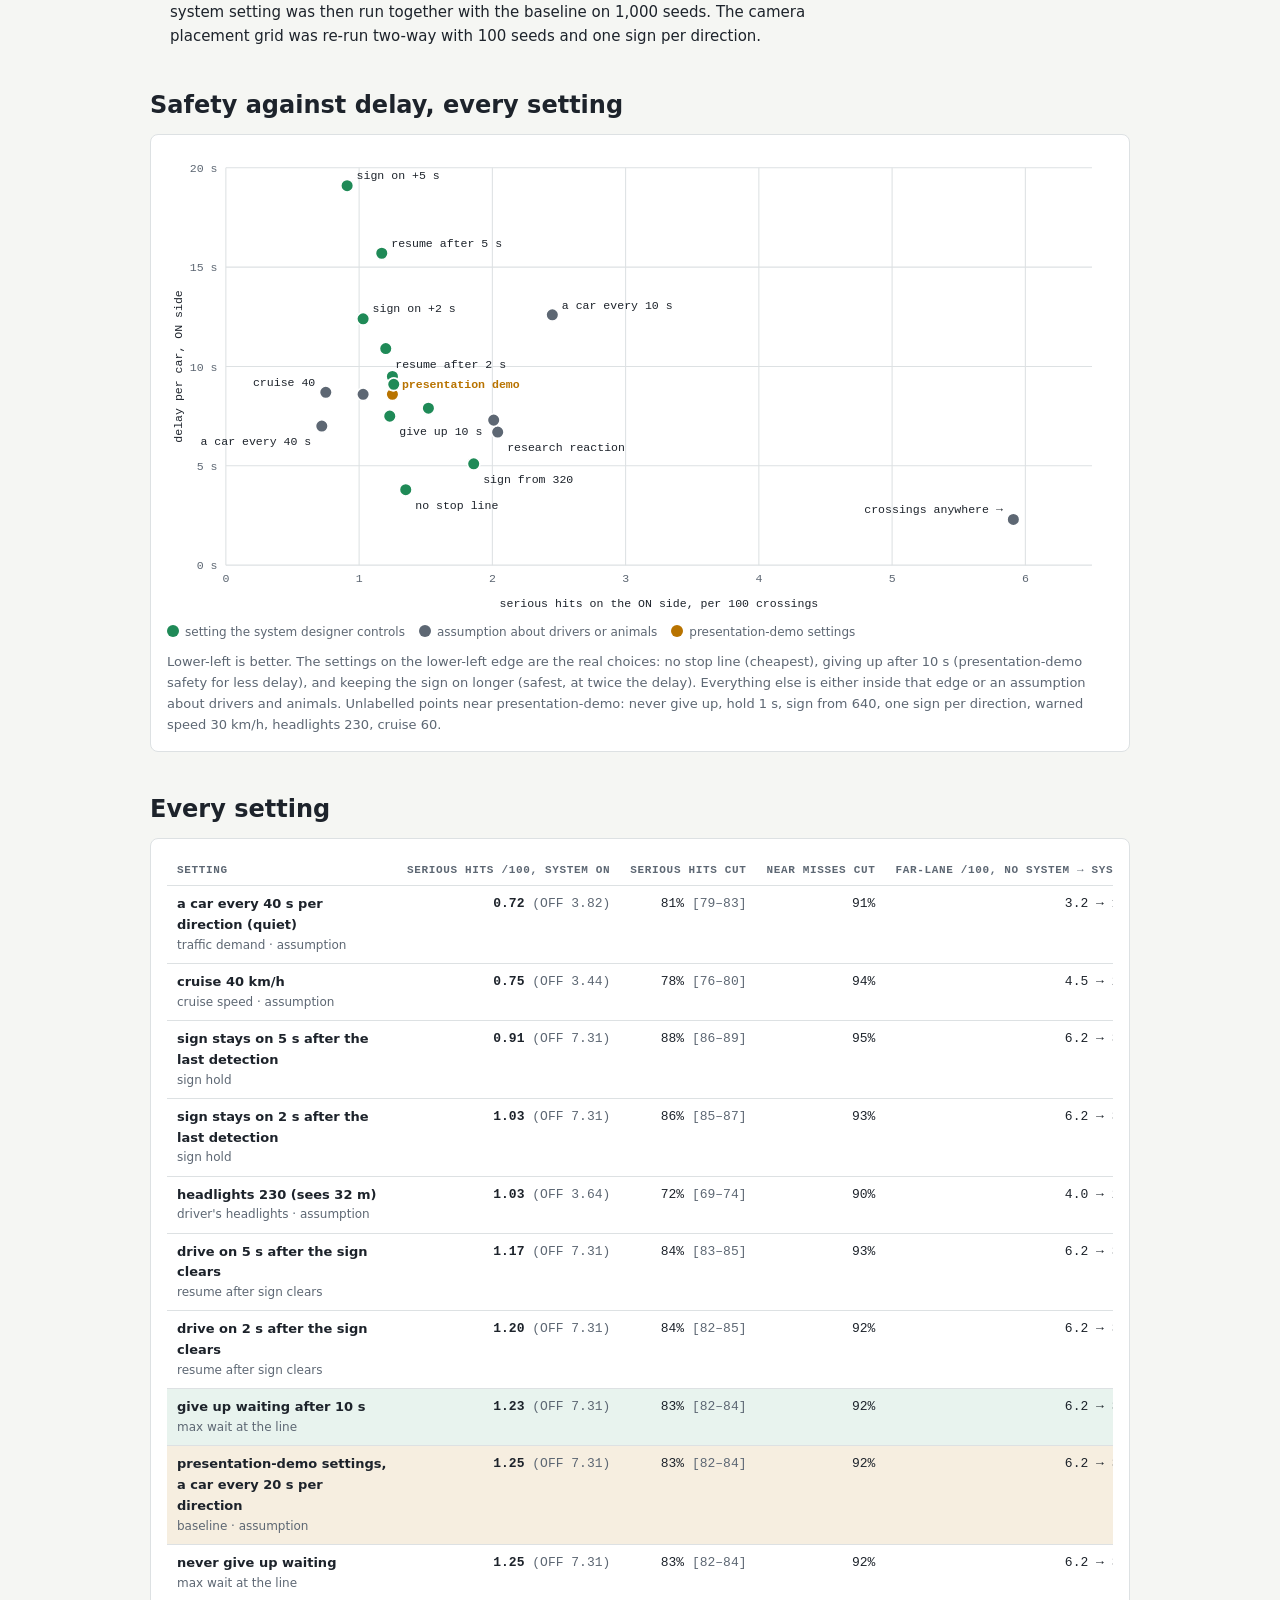
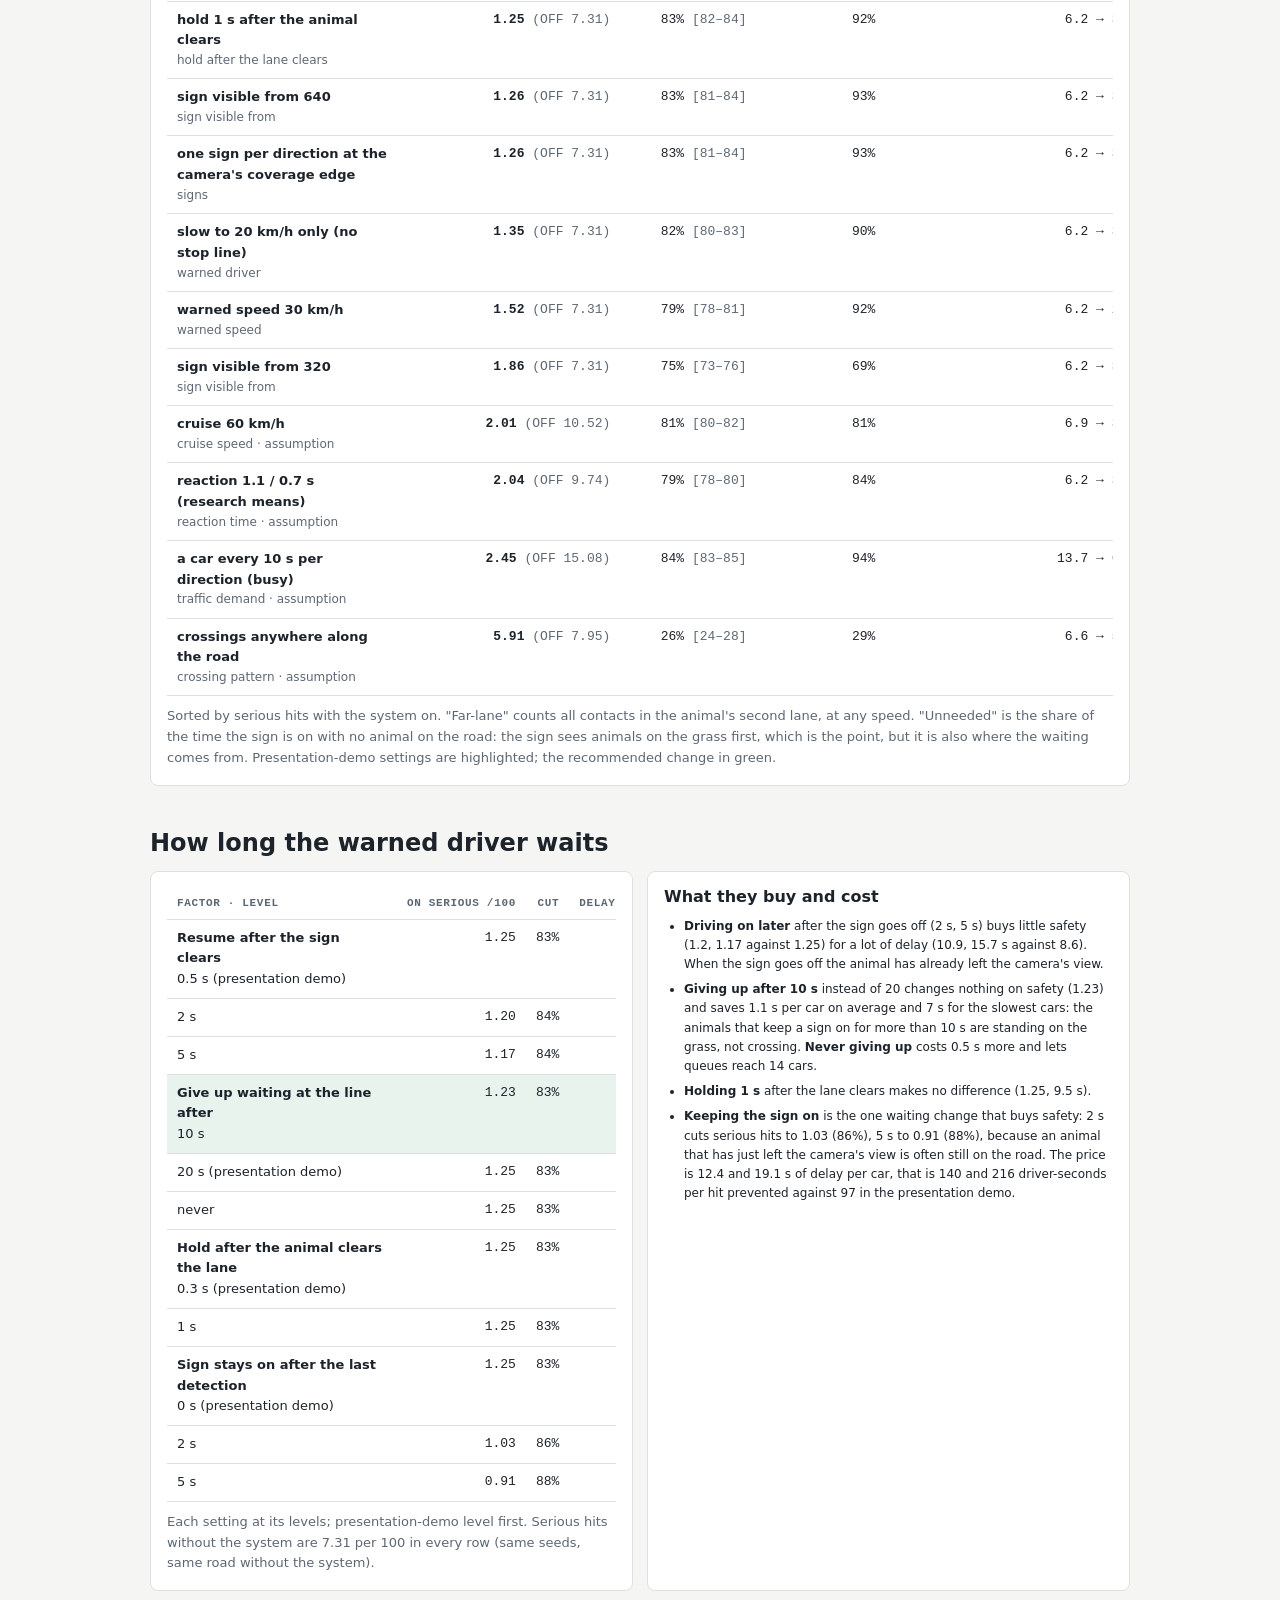
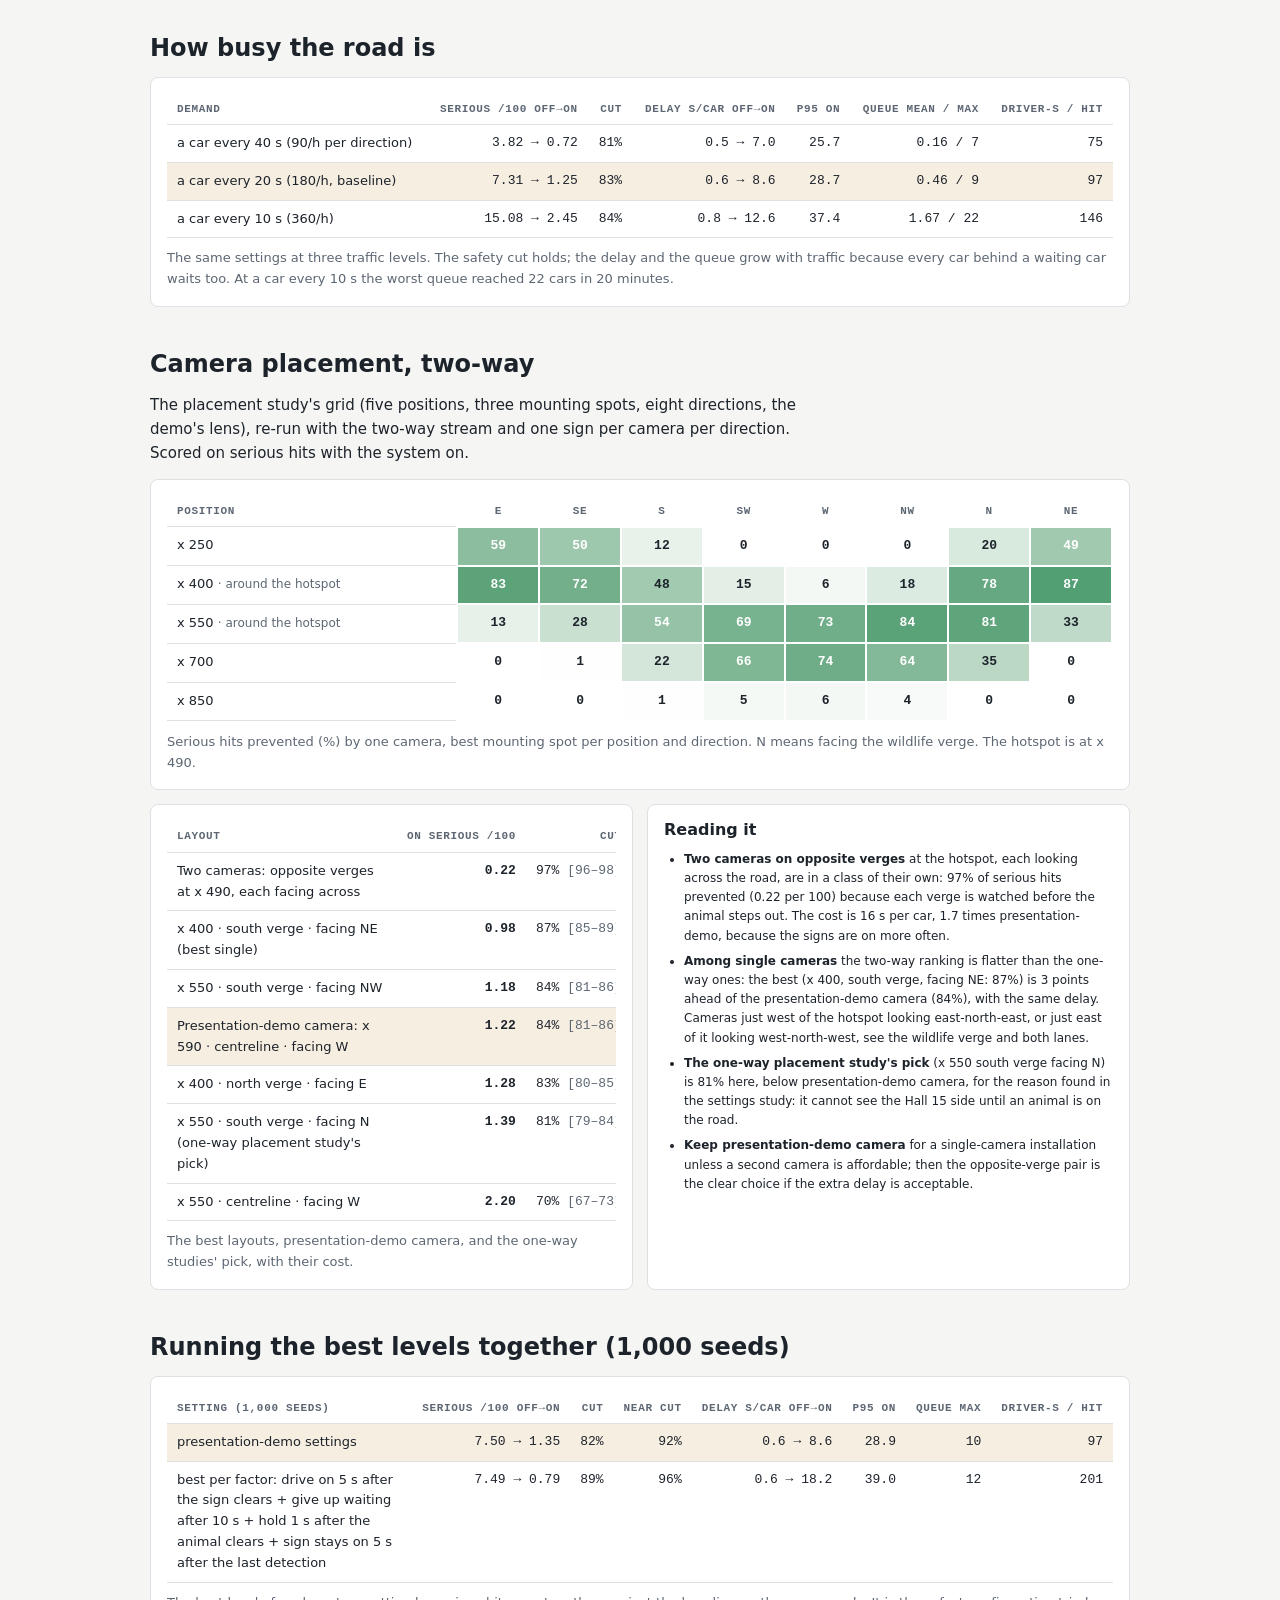
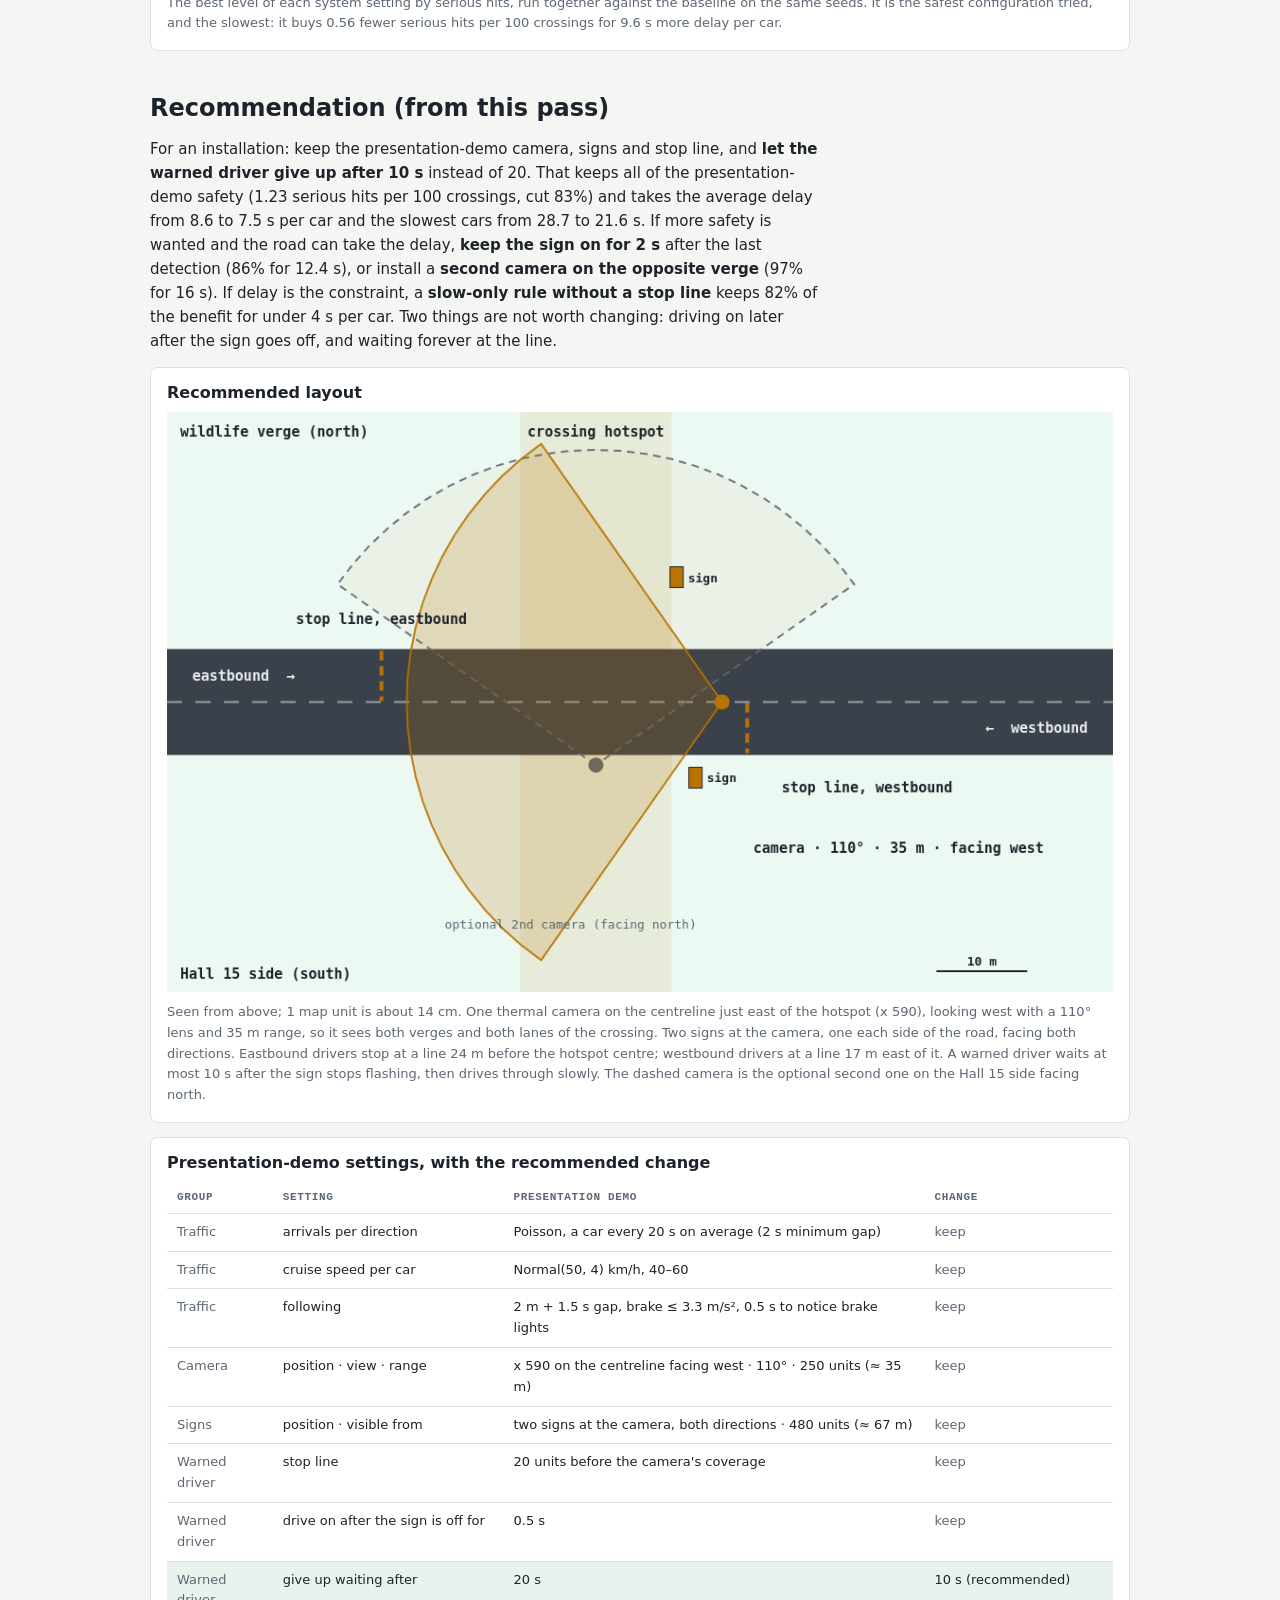
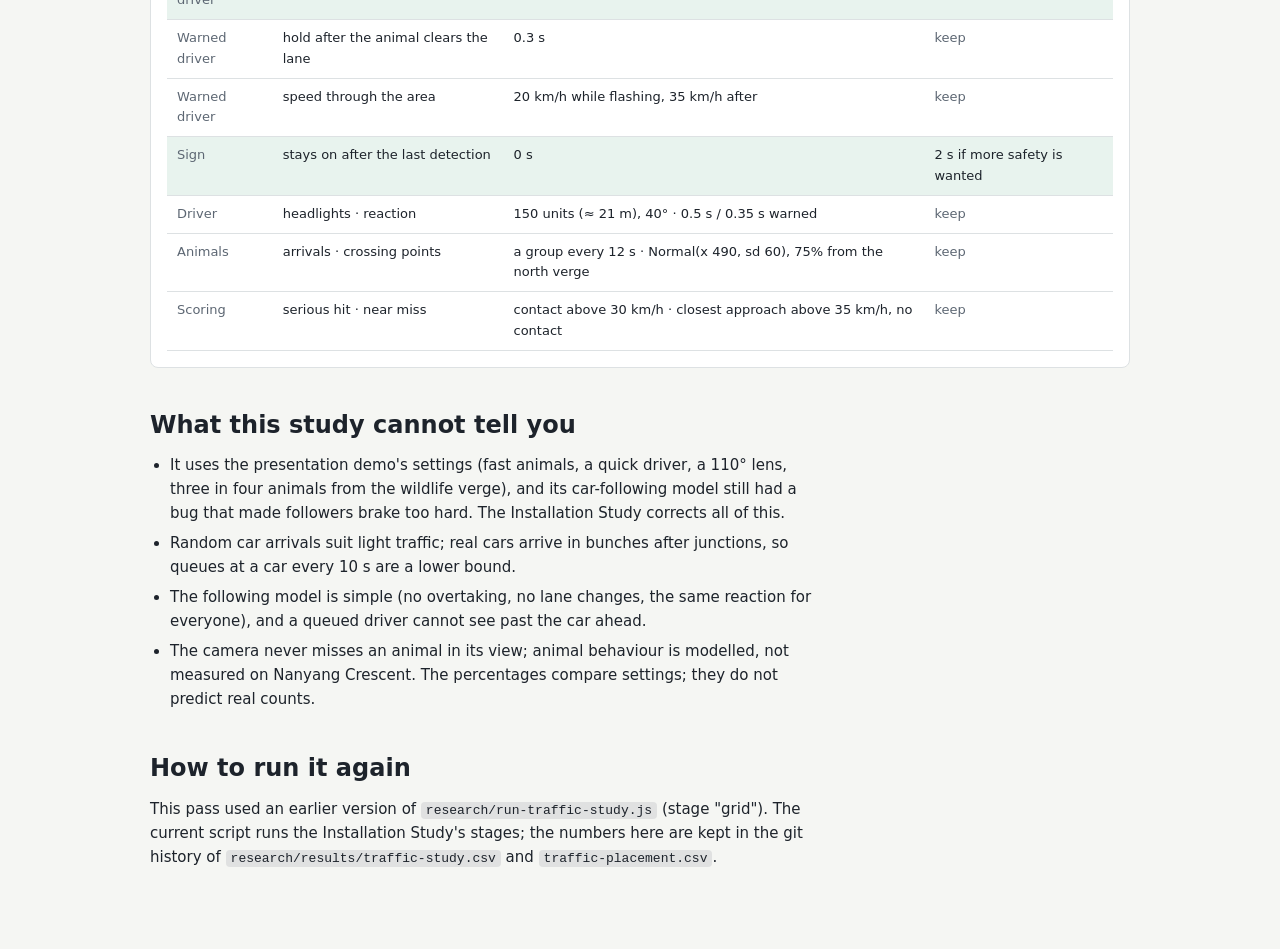
<file: research/reports/two-way-traffic-study.html>
<!DOCTYPE html>
<html lang="en">
<head>
<meta name="viewport" content="width=device-width, initial-scale=1.0">
<meta charset="utf-8">
<title>Two-Way Traffic Study</title>
<style>
  :root {
    --bg: #f5f6f3; --surface: #ffffff; --ink: #1d232b; --muted: #5d6773; --line: #dde1e3;
    --amber: #b87300; --good: #1f8a57; --bad: #c2412f; --heat0: #ffffff;
    --font-display: "Overpass", "Segoe UI", system-ui, sans-serif;
    --font-body: "Public Sans", "Segoe UI", system-ui, sans-serif;
    --font-mono: "Overpass Mono", ui-monospace, Consolas, monospace;
  }
  @media (prefers-color-scheme: dark) {
    :root:not([data-theme="light"]) { --bg: #0c1117; --surface: #131a22; --ink: #dfe5ec; --muted: #8c98a6; --line: #26313d; --amber: #ffb020; --good: #46c08a; --bad: #ff6a5f; --heat0: #131a22; color-scheme: dark; }
  }
  :root[data-theme="dark"] { --bg: #0c1117; --surface: #131a22; --ink: #dfe5ec; --muted: #8c98a6; --line: #26313d; --amber: #ffb020; --good: #46c08a; --bad: #ff6a5f; --heat0: #131a22; color-scheme: dark; }
  * { box-sizing: border-box; }
  body { background: var(--bg); color: var(--ink); font: 15px/1.6 var(--font-body);
    padding-left: max(16px, env(safe-area-inset-left, 0px)); padding-right: max(16px, env(safe-area-inset-right, 0px)); padding-block: 40px 72px; }
  main { max-width: 980px; margin: 0 auto; display: flex; flex-direction: column; gap: 44px; }
  .prose { max-width: 70ch; }
  h1, h2, h3 { font-family: var(--font-display); text-wrap: balance; margin: 0; line-height: 1.15; }
  h1 { font-size: clamp(30px, 5vw, 44px); font-weight: 800; letter-spacing: -0.01em; }
  h2 { font-size: 24px; font-weight: 800; }
  h3 { font-size: 16px; font-weight: 600; }
  p { margin: 0; }
  section { display: flex; flex-direction: column; gap: 14px; }
  .eyebrow { font: 600 12px/1 var(--font-mono); letter-spacing: 0.12em; text-transform: uppercase; color: var(--amber); }
  .meta { font: 13px/1.5 var(--font-mono); color: var(--muted); }
  .muted { color: var(--muted); }
  .small { font-size: 12px; }
  header { display: flex; flex-direction: column; gap: 12px; }
  .answer { display: grid; grid-template-columns: repeat(auto-fit, minmax(230px, 1fr)); gap: 12px; }
  .plate { background: var(--surface); border: 1px solid var(--line); border-top: 4px solid var(--amber); border-radius: 6px; padding: 16px 18px; display: flex; flex-direction: column; gap: 6px; min-width: 0; }
  .plate .k { font: 600 12px/1 var(--font-mono); letter-spacing: 0.1em; text-transform: uppercase; color: var(--muted); }
  .plate .v { font: 800 20px/1.2 var(--font-display); }
  .plate p { font-size: 14px; }
  ul.tight { margin: 0; padding-left: 20px; display: flex; flex-direction: column; gap: 6px; }
  .figure { background: var(--surface); border: 1px solid var(--line); border-radius: 8px; padding: 16px; display: flex; flex-direction: column; gap: 10px; min-width: 0; }
  .figure .cap { font-size: 13px; color: var(--muted); }
  .scroll { overflow-x: auto; }
  table { border-collapse: collapse; width: 100%; font-size: 13px; font-variant-numeric: tabular-nums; }
  th { text-align: left; font: 600 11px/1.3 var(--font-mono); letter-spacing: 0.06em; text-transform: uppercase; color: var(--muted); padding: 8px 10px; border-bottom: 1px solid var(--line); white-space: nowrap; }
  td { padding: 8px 10px; border-bottom: 1px solid var(--line); vertical-align: top; }
  td.n, th.n { text-align: right; font-family: var(--font-mono); white-space: nowrap; }
  tr.hl td { background: color-mix(in oklab, var(--amber) 12%, transparent); }
  tr.rec td { background: color-mix(in oklab, var(--good) 10%, transparent); }
  #t1 td:first-child, #t4 td:first-child, #t2 td:first-child { min-width: 230px; }
  table.heat td.cell { text-align: center; font-family: var(--font-mono); font-weight: 600; min-width: 52px; border: 2px solid var(--surface); }
  table.heat th { text-align: center; }
  table.heat th:first-child, table.heat td:first-child { text-align: left; }
  .two { display: grid; grid-template-columns: repeat(auto-fit, minmax(300px, 1fr)); gap: 14px; }
  svg text { fill: var(--muted); font: 11px var(--font-mono); }
  svg .lab { fill: var(--ink); }
  svg .base { fill: var(--amber); font-weight: 600; }
  .legend { display: flex; flex-wrap: wrap; gap: 14px; font-size: 12px; color: var(--muted); }
  .legend i { display: inline-block; width: 12px; height: 12px; border-radius: 50%; margin-right: 6px; vertical-align: -1px; }
  code { font: 13px var(--font-mono); background: color-mix(in oklab, var(--muted) 14%, transparent); padding: 1px 5px; border-radius: 4px; }
  dl.terms { margin: 0; display: grid; grid-template-columns: max-content 1fr; gap: 6px 14px; font-size: 14px; }
  dl.terms dt { font-weight: 600; } dl.terms dd { margin: 0; }
</style>

</head>
<body>
<main>
  <header>
    <div class="eyebrow">NTU WildWatch · two-way traffic · first pass · the demo's settings</div>
    <h1>Two-Way Traffic Study</h1>
    <p class="prose">Which setting cuts serious hits for the least delay to drivers? The earlier studies drove one car at a time. This one runs a stream of cars in <b>both directions</b> on the same two copies of the road (without and with the system, same animals), with cars following and queuing behind each other, and measures what the system costs drivers in waiting and queues as well as what it saves in hits.</p>
    <p class="meta" id="meta"></p>
    <p class="prose muted small">This is the first two-way pass, at the presentation demo's settings and before a car-following bug was fixed. The <b>Installation Study</b> repeats it with research values and the fixed model; use that one for decisions. This page is kept because it introduced the flow measures and the stopping-time comparison.</p>
  </header>

  <section>
    <div class="eyebrow">What this study found</div>
    <div class="answer" id="plates"></div>
    <div class="figure">
      <h3>Words used in this report</h3>
      <dl class="terms">
        <dt>Presentation-demo settings</dt><dd>the configuration <code>index.html</code>, the presentation demo, runs with: the values in <code>js/config.js</code> (one 110° camera with range 250 at x 590 on the centreline facing west, signs at the camera, a driver who stops at the line). The baseline of this report, run with cars both ways.</dd>
        <dt>Serious hit</dt><dd>a car touches an animal while going faster than 30 km/h. Counted per 100 animals that walked onto the road.</dd>
        <dt>Delay</dt><dd>how much longer a car takes to cross the stretch than it would on an empty road, including any wait to get onto the road behind a queue.</dd>
        <dt>Slowest 5% (p95)</dt><dd>the delay that only one car in twenty exceeds.</dd>
        <dt>Driver-seconds per hit</dt><dd>all the extra waiting, added up over every driver, divided by the serious hits prevented. The price of each hit avoided.</dd>
        <dt>Unneeded</dt><dd>the share of the time the sign is on while no animal is on the road (it saw one on the grass).</dd>
      </dl>
    </div>
  </section>

  <section>
    <h2>How the study worked</h2>
    <ul class="tight prose">
      <li>Each run is the demo itself with the drawing switched off, for 20 simulated minutes: two copies of the road share the same arriving animals; one has no camera or signs, the other has presentation-demo camera and signs.</li>
      <li>Cars arrive from both ends at random, about one every 20 s in each direction (180 cars an hour each way), each with its own speed (50 ± 4 km/h). A car gets onto the road only when there is room; otherwise it waits and the wait counts. Cars keep a 2 m plus 1.5 s gap, notice the car ahead braking after 0.5 s, and cannot see an animal hidden behind it. Every other driver rule is the demo's.</li>
      <li>Westbound cars drive the south lane right to left and obey the same two signs. An animal hit in the second lane it entered is a <b>far-lane hit</b>, something one-way studies cannot see.</li>
      <li>One setting at a time from the presentation-demo settings, 300 seeds each (the same seeds for all), so differences come from the setting. The best level of each system setting was then run together with the baseline on 1,000 seeds. The camera placement grid was re-run two-way with 100 seeds and one sign per direction.</li>
    </ul>
  </section>

  <section>
    <h2>Safety against delay, every setting</h2>
    <div class="figure">
      <svg id="scatter" viewBox="0 0 900 440" role="img" aria-label="Serious hits with the system against delay per car, one point per setting"></svg>
      <div class="legend">
        <span><i style="background:var(--good)"></i>setting the system designer controls</span>
        <span><i style="background:var(--muted)"></i>assumption about drivers or animals</span>
        <span><i style="background:var(--amber)"></i>presentation-demo settings</span>
      </div>
      <div class="cap">Lower-left is better. The settings on the lower-left edge are the real choices: no stop line (cheapest), giving up after 10 s (presentation-demo safety for less delay), and keeping the sign on longer (safest, at twice the delay). Everything else is either inside that edge or an assumption about drivers and animals. Unlabelled points near presentation-demo: never give up, hold 1 s, sign from 640, one sign per direction, warned speed 30 km/h, headlights 230, cruise 60.</div>
    </div>
  </section>

  <section>
    <h2>Every setting</h2>
    <div class="figure">
      <div class="scroll"><table id="t1"></table></div>
      <div class="cap">Sorted by serious hits with the system on. "Far-lane" counts all contacts in the animal's second lane, at any speed. "Unneeded" is the share of the time the sign is on with no animal on the road: the sign sees animals on the grass first, which is the point, but it is also where the waiting comes from. Presentation-demo settings are highlighted; the recommended change in green.</div>
    </div>
  </section>

  <section>
    <h2>How long the warned driver waits</h2>
    <div class="two">
      <div class="figure">
        <div class="scroll"><table id="t2"></table></div>
        <div class="cap">Each setting at its levels; presentation-demo level first. Serious hits without the system are 7.31 per 100 in every row (same seeds, same road without the system).</div>
      </div>
      <div class="figure">
        <h3>What they buy and cost</h3>
        <ul class="tight small" id="stopnotes"></ul>
      </div>
    </div>
  </section>

  <section>
    <h2>How busy the road is</h2>
    <div class="figure">
      <div class="scroll"><table id="t3"></table></div>
      <div class="cap">The same settings at three traffic levels. The safety cut holds; the delay and the queue grow with traffic because every car behind a waiting car waits too. At a car every 10 s the worst queue reached 22 cars in 20 minutes.</div>
    </div>
  </section>

  <section>
    <h2>Camera placement, two-way</h2>
    <p class="prose">The placement study's grid (five positions, three mounting spots, eight directions, the demo's lens), re-run with the two-way stream and one sign per camera per direction. Scored on serious hits with the system on.</p>
    <div class="figure">
      <div class="scroll"><table class="heat" id="heat"></table></div>
      <div class="cap">Serious hits prevented (%) by one camera, best mounting spot per position and direction. N means facing the wildlife verge. The hotspot is at x 490.</div>
    </div>
    <div class="two">
      <div class="figure">
        <div class="scroll"><table id="t4"></table></div>
        <div class="cap">The best layouts, presentation-demo camera, and the one-way studies' pick, with their cost.</div>
      </div>
      <div class="figure">
        <h3>Reading it</h3>
        <ul class="tight small" id="placenotes"></ul>
      </div>
    </div>
  </section>

  <section>
    <h2>Running the best levels together (1,000 seeds)</h2>
    <div class="figure">
      <div class="scroll"><table id="t5"></table></div>
      <div class="cap">The best level of each system setting by serious hits, run together against the baseline on the same seeds. It is the safest configuration tried, and the slowest: it buys 0.56 fewer serious hits per 100 crossings for 9.6 s more delay per car.</div>
    </div>
  </section>

  <section>
    <h2>Recommendation (from this pass)</h2>
    <p class="prose" id="reco"></p>
    <div class="figure">
      <h3>Recommended layout</h3>
      <canvas id="layout" width="1000" height="613" aria-label="Top-down drawing of the recommended installation: one camera on the centreline at the hotspot facing west, two signs, a stop line for each direction"></canvas>
      <div class="cap">Seen from above; 1 map unit is about 14 cm. One thermal camera on the centreline just east of the hotspot (x 590), looking west with a 110° lens and 35 m range, so it sees both verges and both lanes of the crossing. Two signs at the camera, one each side of the road, facing both directions. Eastbound drivers stop at a line 24 m before the hotspot centre; westbound drivers at a line 17 m east of it. A warned driver waits at most 10 s after the sign stops flashing, then drives through slowly. The dashed camera is the optional second one on the Hall 15 side facing north.</div>
    </div>
    <div class="figure">
      <h3>Presentation-demo settings, with the recommended change</h3>
      <div class="scroll"><table id="t6"></table></div>
    </div>
  </section>

  <section class="prose">
    <h2>What this study cannot tell you</h2>
    <ul class="tight">
      <li>It uses the presentation demo's settings (fast animals, a quick driver, a 110° lens, three in four animals from the wildlife verge), and its car-following model still had a bug that made followers brake too hard. The Installation Study corrects all of this.</li>
      <li>Random car arrivals suit light traffic; real cars arrive in bunches after junctions, so queues at a car every 10 s are a lower bound.</li>
      <li>The following model is simple (no overtaking, no lane changes, the same reaction for everyone), and a queued driver cannot see past the car ahead.</li>
      <li>The camera never misses an animal in its view; animal behaviour is modelled, not measured on Nanyang Crescent. The percentages compare settings; they do not predict real counts.</li>
    </ul>
  </section>

  <section class="prose">
    <h2>How to run it again</h2>
    <p>This pass used an earlier version of <code>research/run-traffic-study.js</code> (stage "grid"). The current script runs the Installation Study's stages; the numbers here are kept in the git history of <code>research/results/traffic-study.csv</code> and <code>traffic-placement.csv</code>.</p>
  </section>
</main>

<script>
var GRID = [{"id": "base", "label": "presentation-demo settings, a car every 20 s per direction", "factor": "baseline", "system": false, "seeds": 300, "hw": 20, "offSer": 7.31, "onSer": 1.25, "cut": 83, "lo": 82, "hi": 84, "near": 92, "hitsCut": 41, "offHits": 10.12, "onHits": 5.98, "farOff": 6.18, "farOn": 3.07, "delayOff": 0.6, "delayOn": 8.6, "p95Off": 3.8, "p95": 28.7, "dlo": 7.8, "dhi": 8.2, "stopsOff": 0.04, "stops": 0.5, "lineSec": 3.5, "blocked": 0.9, "qMeanOff": 0.0, "qMean": 0.46, "qMaxOff": 4, "qMax": 9, "unneeded": 57, "signOn": 46, "sph": 97.0, "serE": 315, "serW": 280, "serEoff": 1595, "serWoff": 1935, "crawlOn": 0.98, "carsPer100": 74.1, "avgOff": 39.0, "avgOn": 10.0, "x": null, "lat": null, "face": null}, {"id": "hw40", "label": "a car every 40 s per direction (quiet)", "factor": "traffic demand", "system": false, "seeds": 300, "hw": 40, "offSer": 3.82, "onSer": 0.72, "cut": 81, "lo": 79, "hi": 83, "near": 91, "hitsCut": 40, "offHits": 5.05, "onHits": 3.03, "farOff": 3.16, "farOn": 1.57, "delayOff": 0.5, "delayOn": 7.0, "p95Off": 3.5, "p95": 25.7, "dlo": 6.3, "dhi": 6.6, "stopsOff": 0.04, "stops": 0.44, "lineSec": 2.9, "blocked": 0.2, "qMeanOff": 0.0, "qMean": 0.16, "qMaxOff": 2, "qMax": 7, "unneeded": 55, "signOn": 46, "sph": 75.0, "serE": 207, "serW": 146, "serEoff": 883, "serWoff": 1003, "crawlOn": 0.53, "carsPer100": 36.1, "avgOff": 40.0, "avgOn": 10.0, "x": null, "lat": null, "face": null}, {"id": "hw10", "label": "a car every 10 s per direction (busy)", "factor": "traffic demand", "system": false, "seeds": 300, "hw": 10, "offSer": 15.08, "onSer": 2.45, "cut": 84, "lo": 83, "hi": 85, "near": 94, "hitsCut": 45, "offHits": 22.03, "onHits": 12.08, "farOff": 13.69, "farOn": 6.21, "delayOff": 0.8, "delayOn": 12.6, "p95Off": 4.2, "p95": 37.4, "dlo": 11.4, "dhi": 12.2, "stopsOff": 0.05, "stops": 0.55, "lineSec": 4.0, "blocked": 4.1, "qMeanOff": 0.01, "qMean": 1.67, "qMaxOff": 4, "qMax": 22, "unneeded": 61, "signOn": 47, "sph": 146.0, "serE": 550, "serW": 550, "serEoff": 3155, "serWoff": 3769, "crawlOn": 1.85, "carsPer100": 156.1, "avgOff": 37.0, "avgOn": 11.0, "x": null, "lat": null, "face": null}, {"id": "clear2", "label": "drive on 2 s after the sign clears", "factor": "resume after sign clears", "system": true, "seeds": 300, "hw": 20, "offSer": 7.31, "onSer": 1.2, "cut": 84, "lo": 82, "hi": 85, "near": 92, "hitsCut": 39, "offHits": 10.12, "onHits": 6.16, "farOff": 6.18, "farOn": 3.12, "delayOff": 0.6, "delayOn": 10.9, "p95Off": 3.8, "p95": 32.0, "dlo": 10.1, "dhi": 10.6, "stopsOff": 0.04, "stops": 0.58, "lineSec": 4.9, "blocked": 1.5, "qMeanOff": 0.0, "qMean": 0.67, "qMaxOff": 4, "qMax": 9, "unneeded": 58, "signOn": 46, "sph": 126.0, "serE": 300, "serW": 265, "serEoff": 1595, "serWoff": 1935, "crawlOn": 1.07, "carsPer100": 74.5, "avgOff": 39.0, "avgOn": 9.0, "x": null, "lat": null, "face": null}, {"id": "clear5", "label": "drive on 5 s after the sign clears", "factor": "resume after sign clears", "system": true, "seeds": 300, "hw": 20, "offSer": 7.31, "onSer": 1.17, "cut": 84, "lo": 83, "hi": 85, "near": 93, "hitsCut": 35, "offHits": 10.12, "onHits": 6.56, "farOff": 6.18, "farOn": 3.44, "delayOff": 0.6, "delayOn": 15.7, "p95Off": 3.8, "p95": 40.1, "dlo": 14.7, "dhi": 15.4, "stopsOff": 0.04, "stops": 0.63, "lineSec": 7.4, "blocked": 3.2, "qMeanOff": 0.0, "qMean": 1.1, "qMaxOff": 4, "qMax": 12, "unneeded": 58, "signOn": 47, "sph": 183.0, "serE": 309, "serW": 236, "serEoff": 1595, "serWoff": 1935, "crawlOn": 1.21, "carsPer100": 74.8, "avgOff": 39.0, "avgOn": 8.0, "x": null, "lat": null, "face": null}, {"id": "wait10", "label": "give up waiting after 10 s", "factor": "max wait at the line", "system": true, "seeds": 300, "hw": 20, "offSer": 7.31, "onSer": 1.23, "cut": 83, "lo": 82, "hi": 84, "near": 92, "hitsCut": 41, "offHits": 10.12, "onHits": 6.02, "farOff": 6.18, "farOn": 3.12, "delayOff": 0.6, "delayOn": 7.5, "p95Off": 3.8, "p95": 21.6, "dlo": 6.8, "dhi": 7.1, "stopsOff": 0.04, "stops": 0.5, "lineSec": 2.7, "blocked": 0.6, "qMeanOff": 0.0, "qMean": 0.35, "qMaxOff": 4, "qMax": 7, "unneeded": 58, "signOn": 47, "sph": 85.0, "serE": 307, "serW": 274, "serEoff": 1595, "serWoff": 1935, "crawlOn": 0.87, "carsPer100": 74.5, "avgOff": 39.0, "avgOn": 11.0, "x": null, "lat": null, "face": null}, {"id": "waitInf", "label": "never give up waiting", "factor": "max wait at the line", "system": true, "seeds": 300, "hw": 20, "offSer": 7.31, "onSer": 1.25, "cut": 83, "lo": 82, "hi": 84, "near": 92, "hitsCut": 42, "offHits": 10.12, "onHits": 5.91, "farOff": 6.18, "farOn": 3.04, "delayOff": 0.6, "delayOn": 9.1, "p95Off": 3.8, "p95": 31.4, "dlo": 8.2, "dhi": 8.7, "stopsOff": 0.04, "stops": 0.51, "lineSec": 3.8, "blocked": 1.1, "qMeanOff": 0.0, "qMean": 0.52, "qMaxOff": 4, "qMax": 14, "unneeded": 57, "signOn": 46, "sph": 103.0, "serE": 312, "serW": 280, "serEoff": 1595, "serWoff": 1935, "crawlOn": 0.96, "carsPer100": 73.9, "avgOff": 39.0, "avgOn": 9.0, "x": null, "lat": null, "face": null}, {"id": "hold1", "label": "hold 1 s after the animal clears", "factor": "hold after the lane clears", "system": true, "seeds": 300, "hw": 20, "offSer": 7.31, "onSer": 1.25, "cut": 83, "lo": 82, "hi": 84, "near": 92, "hitsCut": 41, "offHits": 10.16, "onHits": 5.96, "farOff": 6.2, "farOn": 3.05, "delayOff": 0.6, "delayOn": 9.5, "p95Off": 3.9, "p95": 31.0, "dlo": 8.6, "dhi": 9.0, "stopsOff": 0.04, "stops": 0.5, "lineSec": 4.0, "blocked": 1.1, "qMeanOff": 0.01, "qMean": 0.55, "qMaxOff": 4, "qMax": 10, "unneeded": 57, "signOn": 46, "sph": 108.0, "serE": 314, "serW": 276, "serEoff": 1590, "serWoff": 1936, "crawlOn": 1.03, "carsPer100": 74.2, "avgOff": 39.0, "avgOn": 9.0, "x": null, "lat": null, "face": null}, {"id": "signHold2", "label": "sign stays on 2 s after the last detection", "factor": "sign hold", "system": true, "seeds": 300, "hw": 20, "offSer": 7.31, "onSer": 1.03, "cut": 86, "lo": 85, "hi": 87, "near": 93, "hitsCut": 37, "offHits": 10.12, "onHits": 6.37, "farOff": 6.18, "farOn": 3.21, "delayOff": 0.6, "delayOn": 12.4, "p95Off": 3.8, "p95": 34.0, "dlo": 11.5, "dhi": 12.1, "stopsOff": 0.04, "stops": 0.62, "lineSec": 5.5, "blocked": 1.9, "qMeanOff": 0.0, "qMean": 0.77, "qMaxOff": 4, "qMax": 12, "unneeded": 64, "signOn": 56, "sph": 140.0, "serE": 268, "serW": 216, "serEoff": 1595, "serWoff": 1935, "crawlOn": 1.19, "carsPer100": 74.5, "avgOff": 39.0, "avgOn": 9.0, "x": null, "lat": null, "face": null}, {"id": "signHold5", "label": "sign stays on 5 s after the last detection", "factor": "sign hold", "system": true, "seeds": 300, "hw": 20, "offSer": 7.31, "onSer": 0.91, "cut": 88, "lo": 86, "hi": 89, "near": 95, "hitsCut": 32, "offHits": 10.12, "onHits": 6.91, "farOff": 6.18, "farOn": 3.49, "delayOff": 0.6, "delayOn": 19.1, "p95Off": 3.8, "p95": 48.8, "dlo": 18.0, "dhi": 18.9, "stopsOff": 0.04, "stops": 0.74, "lineSec": 8.5, "blocked": 4.7, "qMeanOff": 0.0, "qMean": 1.34, "qMaxOff": 4, "qMax": 14, "unneeded": 70, "signOn": 67, "sph": 216.0, "serE": 229, "serW": 192, "serEoff": 1595, "serWoff": 1935, "crawlOn": 1.26, "carsPer100": 75.0, "avgOff": 39.0, "avgOn": 8.0, "x": null, "lat": null, "face": null}, {"id": "nostop", "label": "slow to 20 km/h only (no stop line)", "factor": "warned driver", "system": true, "seeds": 300, "hw": 20, "offSer": 7.31, "onSer": 1.35, "cut": 82, "lo": 80, "hi": 83, "near": 90, "hitsCut": 32, "offHits": 10.12, "onHits": 6.91, "farOff": 6.18, "farOn": 3.55, "delayOff": 0.6, "delayOn": 3.8, "p95Off": 3.8, "p95": 9.8, "dlo": 3.1, "dhi": 3.2, "stopsOff": 0.04, "stops": 0.08, "lineSec": 0, "blocked": 0.0, "qMeanOff": 0.0, "qMean": 0.01, "qMaxOff": 4, "qMax": 5, "unneeded": 59, "signOn": 47, "sph": 41.0, "serE": 344, "serW": 283, "serEoff": 1595, "serWoff": 1935, "crawlOn": 1.02, "carsPer100": 76.0, "avgOff": 39.0, "avgOn": 17.0, "x": null, "lat": null, "face": null}, {"id": "sight320", "label": "sign visible from 320", "factor": "sign visible from", "system": true, "seeds": 300, "hw": 20, "offSer": 7.31, "onSer": 1.86, "cut": 75, "lo": 73, "hi": 76, "near": 69, "hitsCut": 30, "offHits": 10.12, "onHits": 7.09, "farOff": 6.18, "farOn": 3.41, "delayOff": 0.6, "delayOn": 5.1, "p95Off": 3.8, "p95": 21.9, "dlo": 4.4, "dhi": 4.6, "stopsOff": 0.04, "stops": 0.3, "lineSec": 1.8, "blocked": 0.1, "qMeanOff": 0.0, "qMean": 0.22, "qMaxOff": 4, "qMax": 8, "unneeded": 58, "signOn": 47, "sph": 62.0, "serE": 577, "serW": 297, "serEoff": 1595, "serWoff": 1935, "crawlOn": 1.0, "carsPer100": 75.0, "avgOff": 39.0, "avgOn": 16.0, "x": null, "lat": null, "face": null}, {"id": "sight640", "label": "sign visible from 640", "factor": "sign visible from", "system": true, "seeds": 300, "hw": 20, "offSer": 7.31, "onSer": 1.26, "cut": 83, "lo": 81, "hi": 84, "near": 93, "hitsCut": 41, "offHits": 10.12, "onHits": 5.99, "farOff": 6.18, "farOn": 3.05, "delayOff": 0.6, "delayOn": 9.1, "p95Off": 3.8, "p95": 29.9, "dlo": 8.3, "dhi": 8.8, "stopsOff": 0.04, "stops": 0.51, "lineSec": 3.5, "blocked": 1.3, "qMeanOff": 0.0, "qMean": 0.49, "qMaxOff": 4, "qMax": 10, "unneeded": 57, "signOn": 46, "sph": 105.0, "serE": 322, "serW": 274, "serEoff": 1595, "serWoff": 1935, "crawlOn": 1.01, "carsPer100": 74.2, "avgOff": 39.0, "avgOn": 10.0, "x": null, "lat": null, "face": null}, {"id": "warn30", "label": "warned speed 30 km/h", "factor": "warned speed", "system": true, "seeds": 300, "hw": 20, "offSer": 7.31, "onSer": 1.52, "cut": 79, "lo": 78, "hi": 81, "near": 92, "hitsCut": 45, "offHits": 10.12, "onHits": 5.62, "farOff": 6.18, "farOn": 2.86, "delayOff": 0.6, "delayOn": 7.9, "p95Off": 3.8, "p95": 27.2, "dlo": 7.1, "dhi": 7.4, "stopsOff": 0.04, "stops": 0.48, "lineSec": 3.3, "blocked": 0.8, "qMeanOff": 0.0, "qMean": 0.44, "qMaxOff": 4, "qMax": 9, "unneeded": 57, "signOn": 46, "sph": 92.0, "serE": 400, "serW": 326, "serEoff": 1595, "serWoff": 1935, "crawlOn": 0.76, "carsPer100": 73.8, "avgOff": 39.0, "avgOn": 11.0, "x": null, "lat": null, "face": null}, {"id": "dirSigns", "label": "one sign per direction at the camera's coverage edge", "factor": "signs", "system": true, "seeds": 300, "hw": 20, "offSer": 7.31, "onSer": 1.26, "cut": 83, "lo": 81, "hi": 84, "near": 93, "hitsCut": 41, "offHits": 10.12, "onHits": 5.99, "farOff": 6.18, "farOn": 3.05, "delayOff": 0.6, "delayOn": 9.1, "p95Off": 3.8, "p95": 29.9, "dlo": 8.3, "dhi": 8.8, "stopsOff": 0.04, "stops": 0.51, "lineSec": 3.5, "blocked": 1.3, "qMeanOff": 0.0, "qMean": 0.49, "qMaxOff": 4, "qMax": 10, "unneeded": 57, "signOn": 46, "sph": 105.0, "serE": 322, "serW": 274, "serEoff": 1595, "serWoff": 1935, "crawlOn": 1.01, "carsPer100": 74.2, "avgOff": 39.0, "avgOn": 10.0, "x": null, "lat": null, "face": null}, {"id": "react11", "label": "reaction 1.1 / 0.7 s (research means)", "factor": "reaction time", "system": false, "seeds": 300, "hw": 20, "offSer": 9.74, "onSer": 2.04, "cut": 79, "lo": 78, "hi": 80, "near": 84, "hitsCut": 33, "offHits": 9.99, "onHits": 6.71, "farOff": 6.16, "farOn": 3.42, "delayOff": 0.2, "delayOn": 6.7, "p95Off": 1.2, "p95": 26.0, "dlo": 6.3, "dhi": 6.6, "stopsOff": 0.0, "stops": 0.37, "lineSec": 2.6, "blocked": 0.5, "qMeanOff": 0.0, "qMean": 0.33, "qMaxOff": 2, "qMax": 8, "unneeded": 58, "signOn": 47, "sph": 62.0, "serE": 506, "serW": 458, "serEoff": 2093, "serWoff": 2634, "crawlOn": 0.56, "carsPer100": 74.4, "avgOff": 48.0, "avgOn": 15.0, "x": null, "lat": null, "face": null}, {"id": "light230", "label": "headlights 230 (sees 32 m)", "factor": "driver's headlights", "system": false, "seeds": 300, "hw": 20, "offSer": 3.64, "onSer": 1.03, "cut": 72, "lo": 69, "hi": 74, "near": 90, "hitsCut": 16, "offHits": 6.73, "onHits": 5.64, "farOff": 4.0, "farOn": 2.91, "delayOff": 0.9, "delayOn": 8.6, "p95Off": 4.9, "p95": 28.8, "dlo": 7.5, "dhi": 7.9, "stopsOff": 0.07, "stops": 0.51, "lineSec": 3.5, "blocked": 0.9, "qMeanOff": 0.01, "qMean": 0.46, "qMaxOff": 4, "qMax": 9, "unneeded": 57, "signOn": 46, "sph": 219.0, "serE": 273, "serW": 217, "serEoff": 817, "serWoff": 931, "crawlOn": 0.96, "carsPer100": 74.2, "avgOff": 26.0, "avgOn": 9.0, "x": null, "lat": null, "face": null}, {"id": "cruise40", "label": "cruise 40 km/h", "factor": "cruise speed", "system": false, "seeds": 300, "hw": 20, "offSer": 3.44, "onSer": 0.75, "cut": 78, "lo": 76, "hi": 80, "near": 94, "hitsCut": 25, "offHits": 7.89, "onHits": 5.88, "farOff": 4.5, "farOn": 2.92, "delayOff": 0.7, "delayOn": 8.7, "p95Off": 4.2, "p95": 28.7, "dlo": 7.8, "dhi": 8.1, "stopsOff": 0.07, "stops": 0.57, "lineSec": 4.0, "blocked": 1.0, "qMeanOff": 0.01, "qMean": 0.52, "qMaxOff": 4, "qMax": 9, "unneeded": 58, "signOn": 47, "sph": 220.0, "serE": 204, "serW": 152, "serEoff": 803, "serWoff": 833, "crawlOn": 1.07, "carsPer100": 74.2, "avgOff": 27.0, "avgOn": 9.0, "x": null, "lat": null, "face": null}, {"id": "cruise60", "label": "cruise 60 km/h", "factor": "cruise speed", "system": false, "seeds": 300, "hw": 20, "offSer": 10.52, "onSer": 2.01, "cut": 81, "lo": 80, "hi": 82, "near": 81, "hitsCut": 42, "offHits": 10.98, "onHits": 6.35, "farOff": 6.91, "farOn": 3.2, "delayOff": 0.4, "delayOn": 7.3, "p95Off": 2.0, "p95": 27.5, "dlo": 6.8, "dhi": 7.1, "stopsOff": 0.01, "stops": 0.37, "lineSec": 2.4, "blocked": 0.7, "qMeanOff": 0.0, "qMean": 0.33, "qMaxOff": 2, "qMax": 9, "unneeded": 57, "signOn": 46, "sph": 61.0, "serE": 522, "serW": 433, "serEoff": 2275, "serWoff": 2856, "crawlOn": 0.84, "carsPer100": 74.3, "avgOff": 53.0, "avgOn": 14.0, "x": null, "lat": null, "face": null}, {"id": "uniform", "label": "crossings anywhere along the road", "factor": "crossing pattern", "system": false, "seeds": 300, "hw": 20, "offSer": 7.95, "onSer": 5.91, "cut": 26, "lo": 24, "hi": 28, "near": 29, "hitsCut": 13, "offHits": 10.24, "onHits": 8.96, "farOff": 6.57, "farOn": 5.55, "delayOff": 0.6, "delayOn": 2.3, "p95Off": 3.7, "p95": 11.5, "dlo": 1.6, "dhi": 1.8, "stopsOff": 0.04, "stops": 0.15, "lineSec": 0.6, "blocked": 0.1, "qMeanOff": 0.0, "qMean": 0.08, "qMaxOff": 4, "qMax": 7, "unneeded": 54, "signOn": 15, "sph": 63.0, "serE": 1285, "serW": 1511, "serEoff": 1695, "serWoff": 2101, "crawlOn": 0.61, "carsPer100": 74.7, "avgOff": 40.0, "avgOn": 31.0, "x": null, "lat": null, "face": null}];
var COMBINED = [{"id": "base", "label": "presentation-demo settings, a car every 20 s per direction", "factor": "baseline", "system": false, "seeds": 1000, "hw": 20, "offSer": 7.5, "onSer": 1.35, "cut": 82, "lo": 81, "hi": 83, "near": 92, "hitsCut": 41, "offHits": 10.31, "onHits": 6.05, "farOff": 6.43, "farOn": 3.09, "delayOff": 0.6, "delayOn": 8.6, "p95Off": 3.8, "p95": 28.9, "dlo": 7.9, "dhi": 8.1, "stopsOff": 0.04, "stops": 0.51, "lineSec": 3.5, "blocked": 0.9, "qMeanOff": 0.0, "qMean": 0.46, "qMaxOff": 4, "qMax": 10, "unneeded": 58, "signOn": 47, "sph": 97.0, "serE": 1129, "serW": 995, "serEoff": 5380, "serWoff": 6633, "crawlOn": 0.96, "carsPer100": 74.7, "avgOff": 39.0, "avgOn": 10.0, "x": null, "lat": null, "face": null}, {"id": "combined", "label": "best per factor: drive on 5 s after the sign clears + give up waiting after 10 s + hold 1 s after the animal clears + sign stays on 5 s after the last detection", "factor": "combined", "system": true, "seeds": 1000, "hw": 20, "offSer": 7.49, "onSer": 0.79, "cut": 89, "lo": 89, "hi": 90, "near": 96, "hitsCut": 25, "offHits": 10.34, "onHits": 7.73, "farOff": 6.44, "farOn": 4.09, "delayOff": 0.6, "delayOn": 18.2, "p95Off": 3.8, "p95": 39.0, "dlo": 17.4, "dhi": 17.7, "stopsOff": 0.04, "stops": 0.79, "lineSec": 7.5, "blocked": 3.7, "qMeanOff": 0.01, "qMean": 1.15, "qMaxOff": 4, "qMax": 12, "unneeded": 71, "signOn": 68, "sph": 201.0, "serE": 636, "serW": 561, "serEoff": 5364, "serWoff": 6632, "crawlOn": 1.49, "carsPer100": 76.9, "avgOff": 39.0, "avgOn": 10.0, "x": null, "lat": null, "face": null}];
var PLACE = [{"id": "p-today", "label": "presentation-demo camera (x 590 centreline facing W)", "factor": "placement", "system": true, "seeds": 100, "hw": 20, "offSer": 7.4, "onSer": 1.22, "cut": 84, "lo": 81, "hi": 86, "near": 93, "hitsCut": 45, "offHits": 10.58, "onHits": 5.82, "farOff": 6.6, "farOn": 2.87, "delayOff": 0.6, "delayOn": 9.2, "p95Off": 3.9, "p95": 29.9, "dlo": 8.3, "dhi": 8.9, "stopsOff": 0.04, "stops": 0.51, "lineSec": 3.6, "blocked": 1.3, "qMeanOff": 0.01, "qMean": 0.5, "qMaxOff": 3, "qMax": 9, "unneeded": 57, "signOn": 47, "sph": 102.0, "serE": 118, "serW": 77, "serEoff": 539, "serWoff": 666, "crawlOn": 0.96, "carsPer100": 73.1, "avgOff": 38.0, "avgOn": 10.0, "x": null, "lat": null, "face": null}, {"id": "p-250-centre-E", "label": "x 250 \u00b7 centreline gantry \u00b7 facing E", "factor": "placement", "system": true, "seeds": 100, "hw": 20, "offSer": 7.4, "onSer": 3.26, "cut": 56, "lo": 52, "hi": 60, "near": 66, "hitsCut": 25, "offHits": 10.58, "onHits": 7.95, "farOff": 6.6, "farOn": 4.32, "delayOff": 0.6, "delayOn": 5.3, "p95Off": 3.9, "p95": 21.1, "dlo": 4.4, "dhi": 4.9, "stopsOff": 0.04, "stops": 0.33, "lineSec": 1.8, "blocked": 0.4, "qMeanOff": 0.01, "qMean": 0.24, "qMaxOff": 3, "qMax": 8, "unneeded": 58, "signOn": 32, "sph": 83.0, "serE": 258, "serW": 260, "serEoff": 539, "serWoff": 666, "crawlOn": 1.29, "carsPer100": 73.9, "avgOff": 38.0, "avgOn": 19.0, "x": 250, "lat": "centre", "face": "E"}, {"id": "p-250-centre-SE", "label": "x 250 \u00b7 centreline gantry \u00b7 facing SE", "factor": "placement", "system": true, "seeds": 100, "hw": 20, "offSer": 7.4, "onSer": 4.78, "cut": 35, "lo": 32, "hi": 38, "near": 50, "hitsCut": 19, "offHits": 10.58, "onHits": 8.59, "farOff": 6.6, "farOn": 4.91, "delayOff": 0.6, "delayOn": 3.1, "p95Off": 3.9, "p95": 12.2, "dlo": 2.3, "dhi": 2.6, "stopsOff": 0.04, "stops": 0.2, "lineSec": 0.6, "blocked": 0.1, "qMeanOff": 0.01, "qMean": 0.08, "qMaxOff": 3, "qMax": 7, "unneeded": 44, "signOn": 22, "sph": 68.0, "serE": 368, "serW": 400, "serEoff": 539, "serWoff": 666, "crawlOn": 0.8, "carsPer100": 73.1, "avgOff": 38.0, "avgOn": 26.0, "x": 250, "lat": "centre", "face": "SE"}, {"id": "p-250-centre-S", "label": "x 250 \u00b7 centreline gantry \u00b7 facing S", "factor": "placement", "system": true, "seeds": 100, "hw": 20, "offSer": 7.4, "onSer": 6.78, "cut": 8, "lo": 6, "hi": 11, "near": 11, "hitsCut": 4, "offHits": 10.58, "onHits": 10.17, "farOff": 6.6, "farOn": 6.26, "delayOff": 0.6, "delayOn": 1.3, "p95Off": 3.9, "p95": 5.7, "dlo": 0.6, "dhi": 0.7, "stopsOff": 0.04, "stops": 0.07, "lineSec": 0.1, "blocked": 0.0, "qMeanOff": 0.01, "qMean": 0.01, "qMaxOff": 3, "qMax": 4, "unneeded": 77, "signOn": 5, "sph": 73.0, "serE": 474, "serW": 625, "serEoff": 539, "serWoff": 666, "crawlOn": 0.57, "carsPer100": 72.6, "avgOff": 38.0, "avgOn": 35.0, "x": 250, "lat": "centre", "face": "S"}, {"id": "p-250-centre-SW", "label": "x 250 \u00b7 centreline gantry \u00b7 facing SW", "factor": "placement", "system": true, "seeds": 100, "hw": 20, "offSer": 7.4, "onSer": 7.4, "cut": 0, "lo": 0, "hi": 0, "near": 0, "hitsCut": 0, "offHits": 10.58, "onHits": 10.58, "farOff": 6.6, "farOn": 6.6, "delayOff": 0.6, "delayOn": 0.6, "p95Off": 3.9, "p95": 4.0, "dlo": 0.0, "dhi": 0.0, "stopsOff": 0.04, "stops": 0.04, "lineSec": 0.0, "blocked": 0.0, "qMeanOff": 0.01, "qMean": 0.01, "qMaxOff": 3, "qMax": 3, "unneeded": 79, "signOn": 0, "sph": 147.0, "serE": 538, "serW": 666, "serEoff": 539, "serWoff": 666, "crawlOn": 0.53, "carsPer100": 72.3, "avgOff": 38.0, "avgOn": 38.0, "x": 250, "lat": "centre", "face": "SW"}, {"id": "p-250-centre-W", "label": "x 250 \u00b7 centreline gantry \u00b7 facing W", "factor": "placement", "system": true, "seeds": 100, "hw": 20, "offSer": 7.4, "onSer": 7.4, "cut": 0, "lo": 0, "hi": 0, "near": 0, "hitsCut": 0, "offHits": 10.58, "onHits": 10.58, "farOff": 6.6, "farOn": 6.6, "delayOff": 0.6, "delayOn": 0.6, "p95Off": 3.9, "p95": 3.9, "dlo": 0, "dhi": 0, "stopsOff": 0.04, "stops": 0.04, "lineSec": 0, "blocked": 0.0, "qMeanOff": 0.01, "qMean": 0.01, "qMaxOff": 3, "qMax": 3, "unneeded": 0, "signOn": 0, "sph": null, "serE": 539, "serW": 666, "serEoff": 539, "serWoff": 666, "crawlOn": 0.53, "carsPer100": 72.3, "avgOff": 38.0, "avgOn": 38.0, "x": 250, "lat": "centre", "face": "W"}, {"id": "p-250-centre-NW", "label": "x 250 \u00b7 centreline gantry \u00b7 facing NW", "factor": "placement", "system": true, "seeds": 100, "hw": 20, "offSer": 7.4, "onSer": 7.41, "cut": 0, "lo": 0, "hi": 0, "near": 0, "hitsCut": 0, "offHits": 10.58, "onHits": 10.61, "farOff": 6.6, "farOn": 6.62, "delayOff": 0.6, "delayOn": 0.6, "p95Off": 3.9, "p95": 3.9, "dlo": 0.0, "dhi": 0.0, "stopsOff": 0.04, "stops": 0.04, "lineSec": 0.0, "blocked": 0.0, "qMeanOff": 0.01, "qMean": 0.01, "qMaxOff": 3, "qMax": 3, "unneeded": 85, "signOn": 0, "sph": null, "serE": 540, "serW": 666, "serEoff": 539, "serWoff": 666, "crawlOn": 0.53, "carsPer100": 72.3, "avgOff": 38.0, "avgOn": 38.0, "x": 250, "lat": "centre", "face": "NW"}, {"id": "p-250-centre-N", "label": "x 250 \u00b7 centreline gantry \u00b7 facing N", "factor": "placement", "system": true, "seeds": 100, "hw": 20, "offSer": 7.4, "onSer": 6.12, "cut": 17, "lo": 15, "hi": 20, "near": 20, "hitsCut": 10, "offHits": 10.58, "onHits": 9.54, "farOff": 6.6, "farOn": 5.83, "delayOff": 0.6, "delayOn": 1.2, "p95Off": 3.9, "p95": 5.6, "dlo": 0.5, "dhi": 0.6, "stopsOff": 0.04, "stops": 0.06, "lineSec": 0.0, "blocked": 0.0, "qMeanOff": 0.01, "qMean": 0.01, "qMaxOff": 3, "qMax": 4, "unneeded": 78, "signOn": 5, "sph": 33.0, "serE": 469, "serW": 523, "serEoff": 539, "serWoff": 666, "crawlOn": 0.6, "carsPer100": 72.6, "avgOff": 38.0, "avgOn": 33.0, "x": 250, "lat": "centre", "face": "N"}, {"id": "p-250-centre-NE", "label": "x 250 \u00b7 centreline gantry \u00b7 facing NE", "factor": "placement", "system": true, "seeds": 100, "hw": 20, "offSer": 7.4, "onSer": 3.92, "cut": 47, "lo": 44, "hi": 50, "near": 61, "hitsCut": 24, "offHits": 10.58, "onHits": 7.99, "farOff": 6.6, "farOn": 4.44, "delayOff": 0.6, "delayOn": 3.4, "p95Off": 3.9, "p95": 13.3, "dlo": 2.6, "dhi": 2.9, "stopsOff": 0.04, "stops": 0.22, "lineSec": 0.8, "blocked": 0.1, "qMeanOff": 0.01, "qMean": 0.1, "qMaxOff": 3, "qMax": 7, "unneeded": 47, "signOn": 23, "sph": 58.0, "serE": 291, "serW": 337, "serEoff": 539, "serWoff": 666, "crawlOn": 0.98, "carsPer100": 73.3, "avgOff": 38.0, "avgOn": 23.0, "x": 250, "lat": "centre", "face": "NE"}, {"id": "p-250-north-E", "label": "x 250 \u00b7 north verge \u00b7 facing E", "factor": "placement", "system": true, "seeds": 100, "hw": 20, "offSer": 7.4, "onSer": 3.01, "cut": 59, "lo": 56, "hi": 62, "near": 66, "hitsCut": 29, "offHits": 10.58, "onHits": 7.52, "farOff": 6.6, "farOn": 4.02, "delayOff": 0.6, "delayOn": 5.1, "p95Off": 3.9, "p95": 20.4, "dlo": 4.3, "dhi": 4.7, "stopsOff": 0.04, "stops": 0.31, "lineSec": 1.8, "blocked": 0.4, "qMeanOff": 0.01, "qMean": 0.23, "qMaxOff": 3, "qMax": 8, "unneeded": 58, "signOn": 31, "sph": 76.0, "serE": 233, "serW": 243, "serEoff": 539, "serWoff": 666, "crawlOn": 1.25, "carsPer100": 74.2, "avgOff": 38.0, "avgOn": 19.0, "x": 250, "lat": "north", "face": "E"}, {"id": "p-250-north-SE", "label": "x 250 \u00b7 north verge \u00b7 facing SE", "factor": "placement", "system": true, "seeds": 100, "hw": 20, "offSer": 7.4, "onSer": 3.73, "cut": 50, "lo": 46, "hi": 52, "near": 62, "hitsCut": 24, "offHits": 10.58, "onHits": 8.06, "farOff": 6.6, "farOn": 4.64, "delayOff": 0.6, "delayOn": 3.6, "p95Off": 3.9, "p95": 14.7, "dlo": 2.9, "dhi": 3.2, "stopsOff": 0.04, "stops": 0.24, "lineSec": 0.9, "blocked": 0.2, "qMeanOff": 0.01, "qMean": 0.12, "qMaxOff": 3, "qMax": 8, "unneeded": 48, "signOn": 24, "sph": 60.0, "serE": 289, "serW": 306, "serEoff": 539, "serWoff": 666, "crawlOn": 1.16, "carsPer100": 73.6, "avgOff": 38.0, "avgOn": 22.0, "x": 250, "lat": "north", "face": "SE"}, {"id": "p-250-north-S", "label": "x 250 \u00b7 north verge \u00b7 facing S", "factor": "placement", "system": true, "seeds": 100, "hw": 20, "offSer": 7.4, "onSer": 6.49, "cut": 12, "lo": 9, "hi": 15, "near": 14, "hitsCut": 6, "offHits": 10.58, "onHits": 9.95, "farOff": 6.6, "farOn": 6.07, "delayOff": 0.6, "delayOn": 1.3, "p95Off": 3.9, "p95": 5.7, "dlo": 0.6, "dhi": 0.7, "stopsOff": 0.04, "stops": 0.07, "lineSec": 0.0, "blocked": 0.0, "qMeanOff": 0.01, "qMean": 0.01, "qMaxOff": 3, "qMax": 3, "unneeded": 68, "signOn": 6, "sph": 51.0, "serE": 465, "serW": 588, "serEoff": 539, "serWoff": 666, "crawlOn": 0.59, "carsPer100": 72.5, "avgOff": 38.0, "avgOn": 35.0, "x": 250, "lat": "north", "face": "S"}, {"id": "p-250-north-SW", "label": "x 250 \u00b7 north verge \u00b7 facing SW", "factor": "placement", "system": true, "seeds": 100, "hw": 20, "offSer": 7.4, "onSer": 7.4, "cut": 0, "lo": 0, "hi": 0, "near": 0, "hitsCut": 0, "offHits": 10.58, "onHits": 10.57, "farOff": 6.6, "farOn": 6.6, "delayOff": 0.6, "delayOn": 0.6, "p95Off": 3.9, "p95": 3.9, "dlo": 0.0, "dhi": 0.0, "stopsOff": 0.04, "stops": 0.04, "lineSec": 0, "blocked": 0.0, "qMeanOff": 0.01, "qMean": 0.01, "qMaxOff": 3, "qMax": 3, "unneeded": 77, "signOn": 0, "sph": 93.0, "serE": 538, "serW": 666, "serEoff": 539, "serWoff": 666, "crawlOn": 0.53, "carsPer100": 72.3, "avgOff": 38.0, "avgOn": 38.0, "x": 250, "lat": "north", "face": "SW"}, {"id": "p-250-north-W", "label": "x 250 \u00b7 north verge \u00b7 facing W", "factor": "placement", "system": true, "seeds": 100, "hw": 20, "offSer": 7.4, "onSer": 7.4, "cut": 0, "lo": 0, "hi": 0, "near": 0, "hitsCut": 0, "offHits": 10.58, "onHits": 10.58, "farOff": 6.6, "farOn": 6.6, "delayOff": 0.6, "delayOn": 0.6, "p95Off": 3.9, "p95": 3.9, "dlo": 0, "dhi": 0, "stopsOff": 0.04, "stops": 0.04, "lineSec": 0, "blocked": 0.0, "qMeanOff": 0.01, "qMean": 0.01, "qMaxOff": 3, "qMax": 3, "unneeded": 0, "signOn": 0, "sph": null, "serE": 539, "serW": 666, "serEoff": 539, "serWoff": 666, "crawlOn": 0.53, "carsPer100": 72.3, "avgOff": 38.0, "avgOn": 38.0, "x": 250, "lat": "north", "face": "W"}, {"id": "p-250-north-NW", "label": "x 250 \u00b7 north verge \u00b7 facing NW", "factor": "placement", "system": true, "seeds": 100, "hw": 20, "offSer": 7.4, "onSer": 7.4, "cut": 0, "lo": 0, "hi": 0, "near": 0, "hitsCut": 0, "offHits": 10.58, "onHits": 10.61, "farOff": 6.6, "farOn": 6.62, "delayOff": 0.6, "delayOn": 0.6, "p95Off": 3.9, "p95": 3.9, "dlo": 0.0, "dhi": 0.0, "stopsOff": 0.04, "stops": 0.04, "lineSec": 0.0, "blocked": 0.0, "qMeanOff": 0.01, "qMean": 0.01, "qMaxOff": 3, "qMax": 3, "unneeded": 88, "signOn": 0, "sph": null, "serE": 539, "serW": 666, "serEoff": 539, "serWoff": 666, "crawlOn": 0.54, "carsPer100": 72.3, "avgOff": 38.0, "avgOn": 38.0, "x": 250, "lat": "north", "face": "NW"}, {"id": "p-250-north-N", "label": "x 250 \u00b7 north verge \u00b7 facing N", "factor": "placement", "system": true, "seeds": 100, "hw": 20, "offSer": 7.4, "onSer": 6.76, "cut": 9, "lo": 7, "hi": 11, "near": 9, "hitsCut": 5, "offHits": 10.58, "onHits": 10.03, "farOff": 6.6, "farOn": 6.24, "delayOff": 0.6, "delayOn": 0.9, "p95Off": 3.9, "p95": 4.7, "dlo": 0.3, "dhi": 0.3, "stopsOff": 0.04, "stops": 0.05, "lineSec": 0.0, "blocked": 0.0, "qMeanOff": 0.01, "qMean": 0.01, "qMaxOff": 3, "qMax": 3, "unneeded": 81, "signOn": 2, "sph": 36.0, "serE": 505, "serW": 593, "serEoff": 539, "serWoff": 666, "crawlOn": 0.57, "carsPer100": 72.4, "avgOff": 38.0, "avgOn": 36.0, "x": 250, "lat": "north", "face": "N"}, {"id": "p-250-north-NE", "label": "x 250 \u00b7 north verge \u00b7 facing NE", "factor": "placement", "system": true, "seeds": 100, "hw": 20, "offSer": 7.4, "onSer": 3.78, "cut": 49, "lo": 45, "hi": 52, "near": 57, "hitsCut": 26, "offHits": 10.58, "onHits": 7.87, "farOff": 6.6, "farOn": 4.41, "delayOff": 0.6, "delayOn": 3.4, "p95Off": 3.9, "p95": 13.4, "dlo": 2.6, "dhi": 2.9, "stopsOff": 0.04, "stops": 0.21, "lineSec": 0.8, "blocked": 0.1, "qMeanOff": 0.01, "qMean": 0.1, "qMaxOff": 3, "qMax": 6, "unneeded": 65, "signOn": 22, "sph": 56.0, "serE": 297, "serW": 305, "serEoff": 539, "serWoff": 666, "crawlOn": 0.94, "carsPer100": 73.8, "avgOff": 38.0, "avgOn": 23.0, "x": 250, "lat": "north", "face": "NE"}, {"id": "p-250-south-E", "label": "x 250 \u00b7 south verge \u00b7 facing E", "factor": "placement", "system": true, "seeds": 100, "hw": 20, "offSer": 7.4, "onSer": 3.66, "cut": 51, "lo": 47, "hi": 54, "near": 63, "hitsCut": 20, "offHits": 10.58, "onHits": 8.47, "farOff": 6.6, "farOn": 4.81, "delayOff": 0.6, "delayOn": 5.0, "p95Off": 3.9, "p95": 20.4, "dlo": 4.2, "dhi": 4.6, "stopsOff": 0.04, "stops": 0.31, "lineSec": 1.7, "blocked": 0.3, "qMeanOff": 0.01, "qMean": 0.22, "qMaxOff": 3, "qMax": 8, "unneeded": 58, "signOn": 31, "sph": 87.0, "serE": 292, "serW": 290, "serEoff": 539, "serWoff": 666, "crawlOn": 1.31, "carsPer100": 73.7, "avgOff": 38.0, "avgOn": 20.0, "x": 250, "lat": "south", "face": "E"}, {"id": "p-250-south-SE", "label": "x 250 \u00b7 south verge \u00b7 facing SE", "factor": "placement", "system": true, "seeds": 100, "hw": 20, "offSer": 7.4, "onSer": 5.16, "cut": 30, "lo": 26, "hi": 34, "near": 40, "hitsCut": 10, "offHits": 10.58, "onHits": 9.48, "farOff": 6.6, "farOn": 5.62, "delayOff": 0.6, "delayOn": 3.1, "p95Off": 3.9, "p95": 12.0, "dlo": 2.4, "dhi": 2.6, "stopsOff": 0.04, "stops": 0.21, "lineSec": 0.6, "blocked": 0.1, "qMeanOff": 0.01, "qMean": 0.08, "qMaxOff": 3, "qMax": 6, "unneeded": 63, "signOn": 21, "sph": 82.0, "serE": 378, "serW": 449, "serEoff": 539, "serWoff": 666, "crawlOn": 1.0, "carsPer100": 73.3, "avgOff": 38.0, "avgOn": 28.0, "x": 250, "lat": "south", "face": "SE"}, {"id": "p-250-south-S", "label": "x 250 \u00b7 south verge \u00b7 facing S", "factor": "placement", "system": true, "seeds": 100, "hw": 20, "offSer": 7.4, "onSer": 6.82, "cut": 8, "lo": 5, "hi": 11, "near": 9, "hitsCut": 2, "offHits": 10.58, "onHits": 10.32, "farOff": 6.6, "farOn": 6.34, "delayOff": 0.6, "delayOn": 1.3, "p95Off": 3.9, "p95": 5.8, "dlo": 0.6, "dhi": 0.7, "stopsOff": 0.04, "stops": 0.07, "lineSec": 0.1, "blocked": 0.0, "qMeanOff": 0.01, "qMean": 0.01, "qMaxOff": 3, "qMax": 4, "unneeded": 80, "signOn": 6, "sph": 82.0, "serE": 496, "serW": 608, "serEoff": 539, "serWoff": 666, "crawlOn": 0.67, "carsPer100": 72.6, "avgOff": 38.0, "avgOn": 35.0, "x": 250, "lat": "south", "face": "S"}, {"id": "p-250-south-SW", "label": "x 250 \u00b7 south verge \u00b7 facing SW", "factor": "placement", "system": true, "seeds": 100, "hw": 20, "offSer": 7.4, "onSer": 7.39, "cut": 0, "lo": 0, "hi": 0, "near": 0, "hitsCut": 0, "offHits": 10.58, "onHits": 10.57, "farOff": 6.6, "farOn": 6.6, "delayOff": 0.6, "delayOn": 0.6, "p95Off": 3.9, "p95": 4.0, "dlo": 0.0, "dhi": 0.0, "stopsOff": 0.04, "stops": 0.04, "lineSec": 0.0, "blocked": 0.0, "qMeanOff": 0.01, "qMean": 0.01, "qMaxOff": 3, "qMax": 3, "unneeded": 79, "signOn": 0, "sph": 106.0, "serE": 538, "serW": 665, "serEoff": 539, "serWoff": 666, "crawlOn": 0.53, "carsPer100": 72.3, "avgOff": 38.0, "avgOn": 38.0, "x": 250, "lat": "south", "face": "SW"}, {"id": "p-250-south-W", "label": "x 250 \u00b7 south verge \u00b7 facing W", "factor": "placement", "system": true, "seeds": 100, "hw": 20, "offSer": 7.4, "onSer": 7.4, "cut": 0, "lo": 0, "hi": 0, "near": 0, "hitsCut": 0, "offHits": 10.58, "onHits": 10.58, "farOff": 6.6, "farOn": 6.6, "delayOff": 0.6, "delayOn": 0.6, "p95Off": 3.9, "p95": 3.9, "dlo": 0, "dhi": 0.0, "stopsOff": 0.04, "stops": 0.04, "lineSec": 0, "blocked": 0.0, "qMeanOff": 0.01, "qMean": 0.01, "qMaxOff": 3, "qMax": 3, "unneeded": 48, "signOn": 0, "sph": null, "serE": 539, "serW": 666, "serEoff": 539, "serWoff": 666, "crawlOn": 0.53, "carsPer100": 72.3, "avgOff": 38.0, "avgOn": 38.0, "x": 250, "lat": "south", "face": "W"}, {"id": "p-250-south-NW", "label": "x 250 \u00b7 south verge \u00b7 facing NW", "factor": "placement", "system": true, "seeds": 100, "hw": 20, "offSer": 7.4, "onSer": 7.4, "cut": 0, "lo": 0, "hi": 0, "near": 0, "hitsCut": 0, "offHits": 10.58, "onHits": 10.59, "farOff": 6.6, "farOn": 6.61, "delayOff": 0.6, "delayOn": 0.6, "p95Off": 3.9, "p95": 3.9, "dlo": 0.0, "dhi": 0.0, "stopsOff": 0.04, "stops": 0.04, "lineSec": 0.0, "blocked": 0.0, "qMeanOff": 0.01, "qMean": 0.01, "qMaxOff": 3, "qMax": 3, "unneeded": 69, "signOn": 0, "sph": 42.0, "serE": 538, "serW": 666, "serEoff": 539, "serWoff": 666, "crawlOn": 0.53, "carsPer100": 72.3, "avgOff": 38.0, "avgOn": 38.0, "x": 250, "lat": "south", "face": "NW"}, {"id": "p-250-south-N", "label": "x 250 \u00b7 south verge \u00b7 facing N", "factor": "placement", "system": true, "seeds": 100, "hw": 20, "offSer": 7.4, "onSer": 5.92, "cut": 20, "lo": 17, "hi": 23, "near": 24, "hitsCut": 11, "offHits": 10.58, "onHits": 9.46, "farOff": 6.6, "farOn": 5.89, "delayOff": 0.6, "delayOn": 1.3, "p95Off": 3.9, "p95": 6.0, "dlo": 0.6, "dhi": 0.7, "stopsOff": 0.04, "stops": 0.07, "lineSec": 0.1, "blocked": 0.0, "qMeanOff": 0.01, "qMean": 0.01, "qMaxOff": 3, "qMax": 4, "unneeded": 70, "signOn": 6, "sph": 32.0, "serE": 445, "serW": 515, "serEoff": 539, "serWoff": 666, "crawlOn": 0.65, "carsPer100": 72.6, "avgOff": 38.0, "avgOn": 32.0, "x": 250, "lat": "south", "face": "N"}, {"id": "p-250-south-NE", "label": "x 250 \u00b7 south verge \u00b7 facing NE", "factor": "placement", "system": true, "seeds": 100, "hw": 20, "offSer": 7.4, "onSer": 4.01, "cut": 46, "lo": 43, "hi": 49, "near": 59, "hitsCut": 21, "offHits": 10.58, "onHits": 8.35, "farOff": 6.6, "farOn": 4.73, "delayOff": 0.6, "delayOn": 3.5, "p95Off": 3.9, "p95": 13.6, "dlo": 2.7, "dhi": 3.0, "stopsOff": 0.04, "stops": 0.23, "lineSec": 0.8, "blocked": 0.1, "qMeanOff": 0.01, "qMean": 0.11, "qMaxOff": 3, "qMax": 7, "unneeded": 47, "signOn": 24, "sph": 61.0, "serE": 306, "serW": 338, "serEoff": 539, "serWoff": 666, "crawlOn": 1.04, "carsPer100": 73.1, "avgOff": 38.0, "avgOn": 23.0, "x": 250, "lat": "south", "face": "NE"}, {"id": "p-400-centre-E", "label": "x 400 \u00b7 centreline gantry \u00b7 facing E", "factor": "placement", "system": true, "seeds": 100, "hw": 20, "offSer": 7.4, "onSer": 1.44, "cut": 81, "lo": 78, "hi": 83, "near": 90, "hitsCut": 43, "offHits": 10.58, "onHits": 6.0, "farOff": 6.6, "farOn": 2.86, "delayOff": 0.6, "delayOn": 8.5, "p95Off": 3.9, "p95": 28.8, "dlo": 7.5, "dhi": 8.1, "stopsOff": 0.04, "stops": 0.48, "lineSec": 3.2, "blocked": 1.1, "qMeanOff": 0.01, "qMean": 0.44, "qMaxOff": 3, "qMax": 8, "unneeded": 56, "signOn": 44, "sph": 96.0, "serE": 119, "serW": 110, "serEoff": 539, "serWoff": 666, "crawlOn": 1.08, "carsPer100": 73.4, "avgOff": 38.0, "avgOn": 11.0, "x": 400, "lat": "centre", "face": "E"}, {"id": "p-400-centre-SE", "label": "x 400 \u00b7 centreline gantry \u00b7 facing SE", "factor": "placement", "system": true, "seeds": 100, "hw": 20, "offSer": 7.4, "onSer": 3.3, "cut": 55, "lo": 51, "hi": 59, "near": 74, "hitsCut": 32, "offHits": 10.58, "onHits": 7.19, "farOff": 6.6, "farOn": 3.88, "delayOff": 0.6, "delayOn": 6.6, "p95Off": 3.9, "p95": 22.4, "dlo": 5.7, "dhi": 6.2, "stopsOff": 0.04, "stops": 0.41, "lineSec": 2.0, "blocked": 0.5, "qMeanOff": 0.01, "qMean": 0.27, "qMaxOff": 3, "qMax": 8, "unneeded": 57, "signOn": 39, "sph": 106.0, "serE": 275, "serW": 253, "serEoff": 539, "serWoff": 666, "crawlOn": 0.7, "carsPer100": 73.3, "avgOff": 38.0, "avgOn": 18.0, "x": 400, "lat": "centre", "face": "SE"}, {"id": "p-400-centre-S", "label": "x 400 \u00b7 centreline gantry \u00b7 facing S", "factor": "placement", "system": true, "seeds": 100, "hw": 20, "offSer": 7.4, "onSer": 4.24, "cut": 43, "lo": 39, "hi": 46, "near": 53, "hitsCut": 19, "offHits": 10.58, "onHits": 8.6, "farOff": 6.6, "farOn": 4.94, "delayOff": 0.6, "delayOn": 4.7, "p95Off": 3.9, "p95": 15.1, "dlo": 3.9, "dhi": 4.2, "stopsOff": 0.04, "stops": 0.27, "lineSec": 0.9, "blocked": 0.2, "qMeanOff": 0.01, "qMean": 0.12, "qMaxOff": 3, "qMax": 8, "unneeded": 72, "signOn": 28, "sph": 94.0, "serE": 309, "serW": 369, "serEoff": 539, "serWoff": 666, "crawlOn": 0.72, "carsPer100": 73.4, "avgOff": 38.0, "avgOn": 25.0, "x": 400, "lat": "centre", "face": "S"}, {"id": "p-400-centre-SW", "label": "x 400 \u00b7 centreline gantry \u00b7 facing SW", "factor": "placement", "system": true, "seeds": 100, "hw": 20, "offSer": 7.4, "onSer": 6.46, "cut": 13, "lo": 10, "hi": 15, "near": 16, "hitsCut": 4, "offHits": 10.58, "onHits": 10.16, "farOff": 6.6, "farOn": 6.26, "delayOff": 0.6, "delayOn": 1.5, "p95Off": 3.9, "p95": 6.8, "dlo": 0.8, "dhi": 0.9, "stopsOff": 0.04, "stops": 0.09, "lineSec": 0.1, "blocked": 0.0, "qMeanOff": 0.01, "qMean": 0.02, "qMaxOff": 3, "qMax": 5, "unneeded": 68, "signOn": 9, "sph": 67.0, "serE": 464, "serW": 582, "serEoff": 539, "serWoff": 666, "crawlOn": 0.7, "carsPer100": 72.7, "avgOff": 38.0, "avgOn": 34.0, "x": 400, "lat": "centre", "face": "SW"}, {"id": "p-400-centre-W", "label": "x 400 \u00b7 centreline gantry \u00b7 facing W", "factor": "placement", "system": true, "seeds": 100, "hw": 20, "offSer": 7.4, "onSer": 7.05, "cut": 5, "lo": 3, "hi": 6, "near": 7, "hitsCut": 4, "offHits": 10.58, "onHits": 10.16, "farOff": 6.6, "farOn": 6.36, "delayOff": 0.6, "delayOn": 0.8, "p95Off": 3.9, "p95": 4.2, "dlo": 0.1, "dhi": 0.2, "stopsOff": 0.04, "stops": 0.05, "lineSec": 0.0, "blocked": 0.0, "qMeanOff": 0.01, "qMean": 0.01, "qMaxOff": 3, "qMax": 3, "unneeded": 28, "signOn": 2, "sph": 30.0, "serE": 514, "serW": 634, "serEoff": 539, "serWoff": 666, "crawlOn": 0.54, "carsPer100": 72.3, "avgOff": 38.0, "avgOn": 37.0, "x": 400, "lat": "centre", "face": "W"}, {"id": "p-400-centre-NW", "label": "x 400 \u00b7 centreline gantry \u00b7 facing NW", "factor": "placement", "system": true, "seeds": 100, "hw": 20, "offSer": 7.4, "onSer": 6.32, "cut": 15, "lo": 12, "hi": 17, "near": 18, "hitsCut": 7, "offHits": 10.58, "onHits": 9.83, "farOff": 6.6, "farOn": 6.14, "delayOff": 0.6, "delayOn": 1.3, "p95Off": 3.9, "p95": 6.0, "dlo": 0.6, "dhi": 0.7, "stopsOff": 0.04, "stops": 0.07, "lineSec": 0.1, "blocked": 0.0, "qMeanOff": 0.01, "qMean": 0.02, "qMaxOff": 3, "qMax": 4, "unneeded": 66, "signOn": 7, "sph": 42.0, "serE": 474, "serW": 551, "serEoff": 539, "serWoff": 666, "crawlOn": 0.7, "carsPer100": 72.6, "avgOff": 38.0, "avgOn": 33.0, "x": 400, "lat": "centre", "face": "NW"}, {"id": "p-400-centre-N", "label": "x 400 \u00b7 centreline gantry \u00b7 facing N", "factor": "placement", "system": true, "seeds": 100, "hw": 20, "offSer": 7.4, "onSer": 1.94, "cut": 74, "lo": 71, "hi": 76, "near": 80, "hitsCut": 37, "offHits": 10.58, "onHits": 6.66, "farOff": 6.6, "farOn": 3.49, "delayOff": 0.6, "delayOn": 4.9, "p95Off": 3.9, "p95": 15.8, "dlo": 4.1, "dhi": 4.4, "stopsOff": 0.04, "stops": 0.28, "lineSec": 0.9, "blocked": 0.3, "qMeanOff": 0.01, "qMean": 0.12, "qMaxOff": 3, "qMax": 6, "unneeded": 73, "signOn": 29, "sph": 57.0, "serE": 166, "serW": 146, "serEoff": 539, "serWoff": 666, "crawlOn": 0.88, "carsPer100": 73.0, "avgOff": 38.0, "avgOn": 19.0, "x": 400, "lat": "centre", "face": "N"}, {"id": "p-400-centre-NE", "label": "x 400 \u00b7 centreline gantry \u00b7 facing NE", "factor": "placement", "system": true, "seeds": 100, "hw": 20, "offSer": 7.4, "onSer": 1.46, "cut": 80, "lo": 78, "hi": 83, "near": 91, "hitsCut": 46, "offHits": 10.58, "onHits": 5.66, "farOff": 6.6, "farOn": 2.86, "delayOff": 0.6, "delayOn": 7.1, "p95Off": 3.9, "p95": 23.8, "dlo": 6.3, "dhi": 6.7, "stopsOff": 0.04, "stops": 0.44, "lineSec": 2.2, "blocked": 0.7, "qMeanOff": 0.01, "qMean": 0.3, "qMaxOff": 3, "qMax": 9, "unneeded": 58, "signOn": 41, "sph": 80.0, "serE": 123, "serW": 112, "serEoff": 539, "serWoff": 666, "crawlOn": 0.78, "carsPer100": 72.8, "avgOff": 38.0, "avgOn": 12.0, "x": 400, "lat": "centre", "face": "NE"}, {"id": "p-400-north-E", "label": "x 400 \u00b7 north verge \u00b7 facing E", "factor": "placement", "system": true, "seeds": 100, "hw": 20, "offSer": 7.4, "onSer": 1.28, "cut": 83, "lo": 80, "hi": 85, "near": 90, "hitsCut": 41, "offHits": 10.58, "onHits": 6.25, "farOff": 6.6, "farOn": 3.08, "delayOff": 0.6, "delayOn": 8.3, "p95Off": 3.9, "p95": 28.3, "dlo": 7.4, "dhi": 8.0, "stopsOff": 0.04, "stops": 0.49, "lineSec": 3.1, "blocked": 1.0, "qMeanOff": 0.01, "qMean": 0.42, "qMaxOff": 3, "qMax": 8, "unneeded": 58, "signOn": 44, "sph": 92.0, "serE": 102, "serW": 103, "serEoff": 539, "serWoff": 666, "crawlOn": 1.15, "carsPer100": 73.1, "avgOff": 38.0, "avgOn": 11.0, "x": 400, "lat": "north", "face": "E"}, {"id": "p-400-north-SE", "label": "x 400 \u00b7 north verge \u00b7 facing SE", "factor": "placement", "system": true, "seeds": 100, "hw": 20, "offSer": 7.4, "onSer": 2.08, "cut": 72, "lo": 69, "hi": 75, "near": 88, "hitsCut": 41, "offHits": 10.58, "onHits": 6.21, "farOff": 6.6, "farOn": 3.21, "delayOff": 0.6, "delayOn": 7.6, "p95Off": 3.9, "p95": 25.6, "dlo": 6.7, "dhi": 7.2, "stopsOff": 0.04, "stops": 0.47, "lineSec": 2.5, "blocked": 0.8, "qMeanOff": 0.01, "qMean": 0.35, "qMaxOff": 3, "qMax": 9, "unneeded": 53, "signOn": 43, "sph": 96.0, "serE": 207, "serW": 125, "serEoff": 539, "serWoff": 666, "crawlOn": 0.87, "carsPer100": 73.4, "avgOff": 38.0, "avgOn": 14.0, "x": 400, "lat": "north", "face": "SE"}, {"id": "p-400-north-S", "label": "x 400 \u00b7 north verge \u00b7 facing S", "factor": "placement", "system": true, "seeds": 100, "hw": 20, "offSer": 7.4, "onSer": 3.86, "cut": 48, "lo": 44, "hi": 51, "near": 66, "hitsCut": 23, "offHits": 10.58, "onHits": 8.1, "farOff": 6.6, "farOn": 4.64, "delayOff": 0.6, "delayOn": 5.0, "p95Off": 3.9, "p95": 16.2, "dlo": 4.2, "dhi": 4.5, "stopsOff": 0.04, "stops": 0.3, "lineSec": 1.0, "blocked": 0.3, "qMeanOff": 0.01, "qMean": 0.14, "qMaxOff": 3, "qMax": 8, "unneeded": 59, "signOn": 31, "sph": 90.0, "serE": 291, "serW": 327, "serEoff": 539, "serWoff": 666, "crawlOn": 0.85, "carsPer100": 73.3, "avgOff": 38.0, "avgOn": 22.0, "x": 400, "lat": "north", "face": "S"}, {"id": "p-400-north-SW", "label": "x 400 \u00b7 north verge \u00b7 facing SW", "factor": "placement", "system": true, "seeds": 100, "hw": 20, "offSer": 7.4, "onSer": 6.28, "cut": 15, "lo": 12, "hi": 18, "near": 19, "hitsCut": 6, "offHits": 10.58, "onHits": 9.96, "farOff": 6.6, "farOn": 6.08, "delayOff": 0.6, "delayOn": 1.5, "p95Off": 3.9, "p95": 6.7, "dlo": 0.8, "dhi": 0.9, "stopsOff": 0.04, "stops": 0.08, "lineSec": 0.2, "blocked": 0.0, "qMeanOff": 0.01, "qMean": 0.02, "qMaxOff": 3, "qMax": 4, "unneeded": 59, "signOn": 9, "sph": 54.0, "serE": 446, "serW": 571, "serEoff": 539, "serWoff": 666, "crawlOn": 0.71, "carsPer100": 72.6, "avgOff": 38.0, "avgOn": 33.0, "x": 400, "lat": "north", "face": "SW"}, {"id": "p-400-north-W", "label": "x 400 \u00b7 north verge \u00b7 facing W", "factor": "placement", "system": true, "seeds": 100, "hw": 20, "offSer": 7.4, "onSer": 6.93, "cut": 6, "lo": 5, "hi": 8, "near": 7, "hitsCut": 5, "offHits": 10.58, "onHits": 10.05, "farOff": 6.6, "farOn": 6.26, "delayOff": 0.6, "delayOn": 0.8, "p95Off": 3.9, "p95": 4.3, "dlo": 0.1, "dhi": 0.2, "stopsOff": 0.04, "stops": 0.05, "lineSec": 0.0, "blocked": 0.0, "qMeanOff": 0.01, "qMean": 0.01, "qMaxOff": 3, "qMax": 3, "unneeded": 49, "signOn": 2, "sph": 23.0, "serE": 505, "serW": 623, "serEoff": 539, "serWoff": 666, "crawlOn": 0.54, "carsPer100": 72.4, "avgOff": 38.0, "avgOn": 37.0, "x": 400, "lat": "north", "face": "W"}, {"id": "p-400-north-NW", "label": "x 400 \u00b7 north verge \u00b7 facing NW", "factor": "placement", "system": true, "seeds": 100, "hw": 20, "offSer": 7.4, "onSer": 6.4, "cut": 14, "lo": 11, "hi": 16, "near": 14, "hitsCut": 7, "offHits": 10.58, "onHits": 9.81, "farOff": 6.6, "farOn": 6.14, "delayOff": 0.6, "delayOn": 1.2, "p95Off": 3.9, "p95": 5.6, "dlo": 0.5, "dhi": 0.6, "stopsOff": 0.04, "stops": 0.07, "lineSec": 0.1, "blocked": 0.0, "qMeanOff": 0.01, "qMean": 0.01, "qMaxOff": 3, "qMax": 4, "unneeded": 76, "signOn": 6, "sph": 38.0, "serE": 488, "serW": 552, "serEoff": 539, "serWoff": 666, "crawlOn": 0.58, "carsPer100": 72.4, "avgOff": 38.0, "avgOn": 34.0, "x": 400, "lat": "north", "face": "NW"}, {"id": "p-400-north-N", "label": "x 400 \u00b7 north verge \u00b7 facing N", "factor": "placement", "system": true, "seeds": 100, "hw": 20, "offSer": 7.4, "onSer": 2.92, "cut": 61, "lo": 58, "hi": 63, "near": 65, "hitsCut": 33, "offHits": 10.58, "onHits": 7.13, "farOff": 6.6, "farOn": 3.86, "delayOff": 0.6, "delayOn": 3.6, "p95Off": 3.9, "p95": 12.1, "dlo": 2.9, "dhi": 3.1, "stopsOff": 0.04, "stops": 0.2, "lineSec": 0.5, "blocked": 0.1, "qMeanOff": 0.01, "qMean": 0.07, "qMaxOff": 3, "qMax": 6, "unneeded": 78, "signOn": 21, "sph": 49.0, "serE": 254, "serW": 216, "serEoff": 539, "serWoff": 666, "crawlOn": 0.84, "carsPer100": 73.0, "avgOff": 38.0, "avgOn": 23.0, "x": 400, "lat": "north", "face": "N"}, {"id": "p-400-north-NE", "label": "x 400 \u00b7 north verge \u00b7 facing NE", "factor": "placement", "system": true, "seeds": 100, "hw": 20, "offSer": 7.4, "onSer": 1.64, "cut": 78, "lo": 75, "hi": 81, "near": 84, "hitsCut": 40, "offHits": 10.58, "onHits": 6.34, "farOff": 6.6, "farOn": 3.18, "delayOff": 0.6, "delayOn": 5.9, "p95Off": 3.9, "p95": 19.5, "dlo": 5.1, "dhi": 5.5, "stopsOff": 0.04, "stops": 0.37, "lineSec": 1.6, "blocked": 0.4, "qMeanOff": 0.01, "qMean": 0.21, "qMaxOff": 3, "qMax": 8, "unneeded": 71, "signOn": 36, "sph": 66.0, "serE": 145, "serW": 119, "serEoff": 539, "serWoff": 666, "crawlOn": 1.05, "carsPer100": 72.7, "avgOff": 38.0, "avgOn": 15.0, "x": 400, "lat": "north", "face": "NE"}, {"id": "p-400-south-E", "label": "x 400 \u00b7 south verge \u00b7 facing E", "factor": "placement", "system": true, "seeds": 100, "hw": 20, "offSer": 7.4, "onSer": 2.01, "cut": 73, "lo": 70, "hi": 76, "near": 83, "hitsCut": 36, "offHits": 10.58, "onHits": 6.73, "farOff": 6.6, "farOn": 3.33, "delayOff": 0.6, "delayOn": 7.9, "p95Off": 3.9, "p95": 27.6, "dlo": 7.0, "dhi": 7.6, "stopsOff": 0.04, "stops": 0.47, "lineSec": 2.9, "blocked": 0.9, "qMeanOff": 0.01, "qMean": 0.4, "qMaxOff": 3, "qMax": 9, "unneeded": 57, "signOn": 43, "sph": 99.0, "serE": 170, "serW": 151, "serEoff": 539, "serWoff": 666, "crawlOn": 1.16, "carsPer100": 73.5, "avgOff": 38.0, "avgOn": 13.0, "x": 400, "lat": "south", "face": "E"}, {"id": "p-400-south-SE", "label": "x 400 \u00b7 south verge \u00b7 facing SE", "factor": "placement", "system": true, "seeds": 100, "hw": 20, "offSer": 7.4, "onSer": 3.7, "cut": 50, "lo": 47, "hi": 54, "near": 62, "hitsCut": 24, "offHits": 10.58, "onHits": 8.02, "farOff": 6.6, "farOn": 4.49, "delayOff": 0.6, "delayOn": 6.3, "p95Off": 3.9, "p95": 20.8, "dlo": 5.4, "dhi": 5.9, "stopsOff": 0.04, "stops": 0.4, "lineSec": 1.8, "blocked": 0.5, "qMeanOff": 0.01, "qMean": 0.24, "qMaxOff": 3, "qMax": 8, "unneeded": 71, "signOn": 37, "sph": 111.0, "serE": 279, "serW": 312, "serEoff": 539, "serWoff": 666, "crawlOn": 0.81, "carsPer100": 73.3, "avgOff": 38.0, "avgOn": 21.0, "x": 400, "lat": "south", "face": "SE"}, {"id": "p-400-south-S", "label": "x 400 \u00b7 south verge \u00b7 facing S", "factor": "placement", "system": true, "seeds": 100, "hw": 20, "offSer": 7.4, "onSer": 4.79, "cut": 35, "lo": 32, "hi": 39, "near": 41, "hitsCut": 12, "offHits": 10.58, "onHits": 9.31, "farOff": 6.6, "farOn": 5.44, "delayOff": 0.6, "delayOn": 4.4, "p95Off": 3.9, "p95": 14.5, "dlo": 3.6, "dhi": 3.9, "stopsOff": 0.04, "stops": 0.25, "lineSec": 0.8, "blocked": 0.2, "qMeanOff": 0.01, "qMean": 0.11, "qMaxOff": 3, "qMax": 6, "unneeded": 78, "signOn": 26, "sph": 105.0, "serE": 343, "serW": 423, "serEoff": 539, "serWoff": 666, "crawlOn": 0.73, "carsPer100": 73.4, "avgOff": 38.0, "avgOn": 27.0, "x": 400, "lat": "south", "face": "S"}, {"id": "p-400-south-SW", "label": "x 400 \u00b7 south verge \u00b7 facing SW", "factor": "placement", "system": true, "seeds": 100, "hw": 20, "offSer": 7.4, "onSer": 6.52, "cut": 12, "lo": 9, "hi": 15, "near": 14, "hitsCut": 2, "offHits": 10.58, "onHits": 10.34, "farOff": 6.6, "farOn": 6.37, "delayOff": 0.6, "delayOn": 1.6, "p95Off": 3.9, "p95": 7.0, "dlo": 0.9, "dhi": 1.0, "stopsOff": 0.04, "stops": 0.09, "lineSec": 0.2, "blocked": 0.0, "qMeanOff": 0.01, "qMean": 0.02, "qMaxOff": 3, "qMax": 5, "unneeded": 77, "signOn": 9, "sph": 77.0, "serE": 464, "serW": 592, "serEoff": 539, "serWoff": 666, "crawlOn": 0.75, "carsPer100": 72.6, "avgOff": 38.0, "avgOn": 34.0, "x": 400, "lat": "south", "face": "SW"}, {"id": "p-400-south-W", "label": "x 400 \u00b7 south verge \u00b7 facing W", "factor": "placement", "system": true, "seeds": 100, "hw": 20, "offSer": 7.4, "onSer": 7.09, "cut": 4, "lo": 3, "hi": 6, "near": 5, "hitsCut": 3, "offHits": 10.58, "onHits": 10.25, "farOff": 6.6, "farOn": 6.42, "delayOff": 0.6, "delayOn": 0.8, "p95Off": 3.9, "p95": 4.3, "dlo": 0.1, "dhi": 0.2, "stopsOff": 0.04, "stops": 0.05, "lineSec": 0.0, "blocked": 0.0, "qMeanOff": 0.01, "qMean": 0.01, "qMaxOff": 3, "qMax": 3, "unneeded": 48, "signOn": 2, "sph": 39.0, "serE": 517, "serW": 636, "serEoff": 539, "serWoff": 666, "crawlOn": 0.49, "carsPer100": 72.4, "avgOff": 38.0, "avgOn": 37.0, "x": 400, "lat": "south", "face": "W"}, {"id": "p-400-south-NW", "label": "x 400 \u00b7 south verge \u00b7 facing NW", "factor": "placement", "system": true, "seeds": 100, "hw": 20, "offSer": 7.4, "onSer": 6.09, "cut": 18, "lo": 15, "hi": 20, "near": 22, "hitsCut": 9, "offHits": 10.58, "onHits": 9.58, "farOff": 6.6, "farOn": 5.94, "delayOff": 0.6, "delayOn": 1.4, "p95Off": 3.9, "p95": 6.7, "dlo": 0.7, "dhi": 0.8, "stopsOff": 0.04, "stops": 0.08, "lineSec": 0.1, "blocked": 0.0, "qMeanOff": 0.01, "qMean": 0.02, "qMaxOff": 3, "qMax": 4, "unneeded": 59, "signOn": 8, "sph": 43.0, "serE": 454, "serW": 531, "serEoff": 539, "serWoff": 666, "crawlOn": 0.62, "carsPer100": 72.8, "avgOff": 38.0, "avgOn": 32.0, "x": 400, "lat": "south", "face": "NW"}, {"id": "p-400-south-N", "label": "x 400 \u00b7 south verge \u00b7 facing N", "factor": "placement", "system": true, "seeds": 100, "hw": 20, "offSer": 7.4, "onSer": 1.61, "cut": 78, "lo": 75, "hi": 81, "near": 88, "hitsCut": 43, "offHits": 10.58, "onHits": 6.07, "farOff": 6.6, "farOn": 3.1, "delayOff": 0.6, "delayOn": 6.1, "p95Off": 3.9, "p95": 19.8, "dlo": 5.3, "dhi": 5.7, "stopsOff": 0.04, "stops": 0.34, "lineSec": 1.4, "blocked": 0.5, "qMeanOff": 0.01, "qMean": 0.2, "qMaxOff": 3, "qMax": 8, "unneeded": 63, "signOn": 36, "sph": 69.0, "serE": 146, "serW": 113, "serEoff": 539, "serWoff": 666, "crawlOn": 0.81, "carsPer100": 73.0, "avgOff": 38.0, "avgOn": 16.0, "x": 400, "lat": "south", "face": "N"}, {"id": "p-400-south-NE", "label": "x 400 \u00b7 south verge \u00b7 facing NE", "factor": "placement", "system": true, "seeds": 100, "hw": 20, "offSer": 7.4, "onSer": 0.98, "cut": 87, "lo": 85, "hi": 89, "near": 95, "hitsCut": 46, "offHits": 10.58, "onHits": 5.74, "farOff": 6.6, "farOn": 2.82, "delayOff": 0.6, "delayOn": 8.9, "p95Off": 3.9, "p95": 28.7, "dlo": 8.0, "dhi": 8.6, "stopsOff": 0.04, "stops": 0.51, "lineSec": 3.1, "blocked": 1.2, "qMeanOff": 0.01, "qMean": 0.44, "qMaxOff": 3, "qMax": 9, "unneeded": 56, "signOn": 46, "sph": 94.0, "serE": 86, "serW": 72, "serEoff": 539, "serWoff": 666, "crawlOn": 0.98, "carsPer100": 72.7, "avgOff": 38.0, "avgOn": 10.0, "x": 400, "lat": "south", "face": "NE"}, {"id": "p-550-centre-E", "label": "x 550 \u00b7 centreline gantry \u00b7 facing E", "factor": "placement", "system": true, "seeds": 100, "hw": 20, "offSer": 7.4, "onSer": 6.48, "cut": 12, "lo": 10, "hi": 15, "near": 14, "hitsCut": 6, "offHits": 10.58, "onHits": 9.93, "farOff": 6.6, "farOn": 6.04, "delayOff": 0.6, "delayOn": 1.1, "p95Off": 3.9, "p95": 5.2, "dlo": 0.4, "dhi": 0.5, "stopsOff": 0.04, "stops": 0.07, "lineSec": 0.1, "blocked": 0.0, "qMeanOff": 0.01, "qMean": 0.01, "qMaxOff": 3, "qMax": 5, "unneeded": 33, "signOn": 5, "sph": 34.0, "serE": 485, "serW": 568, "serEoff": 539, "serWoff": 666, "crawlOn": 0.63, "carsPer100": 72.5, "avgOff": 38.0, "avgOn": 35.0, "x": 550, "lat": "centre", "face": "E"}, {"id": "p-550-centre-SE", "label": "x 550 \u00b7 centreline gantry \u00b7 facing SE", "factor": "placement", "system": true, "seeds": 100, "hw": 20, "offSer": 7.4, "onSer": 5.63, "cut": 24, "lo": 21, "hi": 27, "near": 27, "hitsCut": 10, "offHits": 10.58, "onHits": 9.52, "farOff": 6.6, "farOn": 5.77, "delayOff": 0.6, "delayOn": 2.3, "p95Off": 3.9, "p95": 10.0, "dlo": 1.6, "dhi": 1.8, "stopsOff": 0.04, "stops": 0.15, "lineSec": 0.4, "blocked": 0.1, "qMeanOff": 0.01, "qMean": 0.05, "qMaxOff": 3, "qMax": 6, "unneeded": 66, "signOn": 14, "sph": 68.0, "serE": 393, "serW": 513, "serEoff": 539, "serWoff": 666, "crawlOn": 0.88, "carsPer100": 73.0, "avgOff": 38.0, "avgOn": 30.0, "x": 550, "lat": "centre", "face": "SE"}, {"id": "p-550-centre-S", "label": "x 550 \u00b7 centreline gantry \u00b7 facing S", "factor": "placement", "system": true, "seeds": 100, "hw": 20, "offSer": 7.4, "onSer": 3.91, "cut": 47, "lo": 44, "hi": 50, "near": 58, "hitsCut": 24, "offHits": 10.58, "onHits": 8.04, "farOff": 6.6, "farOn": 4.51, "delayOff": 0.6, "delayOn": 5.5, "p95Off": 3.9, "p95": 17.4, "dlo": 4.7, "dhi": 5.1, "stopsOff": 0.04, "stops": 0.35, "lineSec": 1.2, "blocked": 0.3, "qMeanOff": 0.01, "qMean": 0.17, "qMaxOff": 3, "qMax": 8, "unneeded": 70, "signOn": 32, "sph": 103.0, "serE": 296, "serW": 331, "serEoff": 539, "serWoff": 666, "crawlOn": 0.8, "carsPer100": 73.1, "avgOff": 38.0, "avgOn": 24.0, "x": 550, "lat": "centre", "face": "S"}, {"id": "p-550-centre-SW", "label": "x 550 \u00b7 centreline gantry \u00b7 facing SW", "factor": "placement", "system": true, "seeds": 100, "hw": 20, "offSer": 7.4, "onSer": 3.63, "cut": 51, "lo": 48, "hi": 54, "near": 71, "hitsCut": 26, "offHits": 10.58, "onHits": 7.87, "farOff": 6.6, "farOn": 4.39, "delayOff": 0.6, "delayOn": 6.1, "p95Off": 3.9, "p95": 20.3, "dlo": 5.3, "dhi": 5.7, "stopsOff": 0.04, "stops": 0.39, "lineSec": 1.8, "blocked": 0.4, "qMeanOff": 0.01, "qMean": 0.24, "qMaxOff": 3, "qMax": 8, "unneeded": 58, "signOn": 37, "sph": 106.0, "serE": 298, "serW": 284, "serEoff": 539, "serWoff": 666, "crawlOn": 0.89, "carsPer100": 73.1, "avgOff": 38.0, "avgOn": 19.0, "x": 550, "lat": "centre", "face": "SW"}, {"id": "p-550-centre-W", "label": "x 550 \u00b7 centreline gantry \u00b7 facing W", "factor": "placement", "system": true, "seeds": 100, "hw": 20, "offSer": 7.4, "onSer": 2.2, "cut": 70, "lo": 67, "hi": 73, "near": 81, "hitsCut": 35, "offHits": 10.58, "onHits": 6.87, "farOff": 6.6, "farOn": 3.76, "delayOff": 0.6, "delayOn": 6.4, "p95Off": 3.9, "p95": 23.7, "dlo": 5.5, "dhi": 6.0, "stopsOff": 0.04, "stops": 0.39, "lineSec": 2.2, "blocked": 0.7, "qMeanOff": 0.01, "qMean": 0.3, "qMaxOff": 3, "qMax": 8, "unneeded": 52, "signOn": 37, "sph": 81.0, "serE": 189, "serW": 163, "serEoff": 539, "serWoff": 666, "crawlOn": 1.01, "carsPer100": 73.3, "avgOff": 38.0, "avgOn": 14.0, "x": 550, "lat": "centre", "face": "W"}, {"id": "p-550-centre-NW", "label": "x 550 \u00b7 centreline gantry \u00b7 facing NW", "factor": "placement", "system": true, "seeds": 100, "hw": 20, "offSer": 7.4, "onSer": 1.65, "cut": 78, "lo": 75, "hi": 80, "near": 88, "hitsCut": 40, "offHits": 10.58, "onHits": 6.35, "farOff": 6.6, "farOn": 3.26, "delayOff": 0.6, "delayOn": 6.8, "p95Off": 3.9, "p95": 23.0, "dlo": 5.9, "dhi": 6.4, "stopsOff": 0.04, "stops": 0.42, "lineSec": 2.1, "blocked": 0.6, "qMeanOff": 0.01, "qMean": 0.28, "qMaxOff": 3, "qMax": 9, "unneeded": 60, "signOn": 39, "sph": 78.0, "serE": 139, "serW": 126, "serEoff": 539, "serWoff": 666, "crawlOn": 0.92, "carsPer100": 72.9, "avgOff": 38.0, "avgOn": 13.0, "x": 550, "lat": "centre", "face": "NW"}, {"id": "p-550-centre-N", "label": "x 550 \u00b7 centreline gantry \u00b7 facing N", "factor": "placement", "system": true, "seeds": 100, "hw": 20, "offSer": 7.4, "onSer": 1.71, "cut": 77, "lo": 74, "hi": 79, "near": 83, "hitsCut": 39, "offHits": 10.58, "onHits": 6.5, "farOff": 6.6, "farOn": 3.32, "delayOff": 0.6, "delayOn": 5.6, "p95Off": 3.9, "p95": 17.6, "dlo": 4.8, "dhi": 5.1, "stopsOff": 0.04, "stops": 0.33, "lineSec": 1.2, "blocked": 0.3, "qMeanOff": 0.01, "qMean": 0.16, "qMaxOff": 3, "qMax": 8, "unneeded": 72, "signOn": 33, "sph": 64.0, "serE": 155, "serW": 120, "serEoff": 539, "serWoff": 666, "crawlOn": 0.95, "carsPer100": 72.9, "avgOff": 38.0, "avgOn": 19.0, "x": 550, "lat": "centre", "face": "N"}, {"id": "p-550-centre-NE", "label": "x 550 \u00b7 centreline gantry \u00b7 facing NE", "factor": "placement", "system": true, "seeds": 100, "hw": 20, "offSer": 7.4, "onSer": 5.22, "cut": 29, "lo": 26, "hi": 33, "near": 30, "hitsCut": 14, "offHits": 10.58, "onHits": 9.14, "farOff": 6.6, "farOn": 5.5, "delayOff": 0.6, "delayOn": 2.0, "p95Off": 3.9, "p95": 9.2, "dlo": 1.3, "dhi": 1.5, "stopsOff": 0.04, "stops": 0.13, "lineSec": 0.3, "blocked": 0.0, "qMeanOff": 0.01, "qMean": 0.04, "qMaxOff": 3, "qMax": 6, "unneeded": 64, "signOn": 12, "sph": 46.0, "serE": 398, "serW": 445, "serEoff": 539, "serWoff": 666, "crawlOn": 0.79, "carsPer100": 72.8, "avgOff": 38.0, "avgOn": 30.0, "x": 550, "lat": "centre", "face": "NE"}, {"id": "p-550-north-E", "label": "x 550 \u00b7 north verge \u00b7 facing E", "factor": "placement", "system": true, "seeds": 100, "hw": 20, "offSer": 7.4, "onSer": 6.4, "cut": 13, "lo": 11, "hi": 16, "near": 15, "hitsCut": 6, "offHits": 10.58, "onHits": 9.91, "farOff": 6.6, "farOn": 6.07, "delayOff": 0.6, "delayOn": 1.1, "p95Off": 3.9, "p95": 5.4, "dlo": 0.4, "dhi": 0.5, "stopsOff": 0.04, "stops": 0.07, "lineSec": 0.1, "blocked": 0.0, "qMeanOff": 0.01, "qMean": 0.02, "qMaxOff": 3, "qMax": 5, "unneeded": 49, "signOn": 5, "sph": 33.0, "serE": 481, "serW": 558, "serEoff": 539, "serWoff": 666, "crawlOn": 0.68, "carsPer100": 72.6, "avgOff": 38.0, "avgOn": 35.0, "x": 550, "lat": "north", "face": "E"}, {"id": "p-550-north-SE", "label": "x 550 \u00b7 north verge \u00b7 facing SE", "factor": "placement", "system": true, "seeds": 100, "hw": 20, "offSer": 7.4, "onSer": 5.34, "cut": 28, "lo": 25, "hi": 31, "near": 33, "hitsCut": 13, "offHits": 10.58, "onHits": 9.2, "farOff": 6.6, "farOn": 5.45, "delayOff": 0.6, "delayOn": 2.3, "p95Off": 3.9, "p95": 10.1, "dlo": 1.6, "dhi": 1.8, "stopsOff": 0.04, "stops": 0.15, "lineSec": 0.4, "blocked": 0.1, "qMeanOff": 0.01, "qMean": 0.06, "qMaxOff": 3, "qMax": 6, "unneeded": 56, "signOn": 15, "sph": 60.0, "serE": 394, "serW": 466, "serEoff": 539, "serWoff": 666, "crawlOn": 0.86, "carsPer100": 73.0, "avgOff": 38.0, "avgOn": 29.0, "x": 550, "lat": "north", "face": "SE"}, {"id": "p-550-north-S", "label": "x 550 \u00b7 north verge \u00b7 facing S", "factor": "placement", "system": true, "seeds": 100, "hw": 20, "offSer": 7.4, "onSer": 3.43, "cut": 54, "lo": 50, "hi": 57, "near": 70, "hitsCut": 29, "offHits": 10.58, "onHits": 7.54, "farOff": 6.6, "farOn": 4.06, "delayOff": 0.6, "delayOn": 5.9, "p95Off": 3.9, "p95": 18.7, "dlo": 5.1, "dhi": 5.4, "stopsOff": 0.04, "stops": 0.36, "lineSec": 1.4, "blocked": 0.4, "qMeanOff": 0.01, "qMean": 0.19, "qMaxOff": 3, "qMax": 7, "unneeded": 57, "signOn": 35, "sph": 96.0, "serE": 290, "serW": 261, "serEoff": 539, "serWoff": 666, "crawlOn": 0.82, "carsPer100": 73.0, "avgOff": 38.0, "avgOn": 21.0, "x": 550, "lat": "north", "face": "S"}, {"id": "p-550-north-SW", "label": "x 550 \u00b7 north verge \u00b7 facing SW", "factor": "placement", "system": true, "seeds": 100, "hw": 20, "offSer": 7.4, "onSer": 2.3, "cut": 69, "lo": 66, "hi": 72, "near": 85, "hitsCut": 39, "offHits": 10.58, "onHits": 6.47, "farOff": 6.6, "farOn": 3.67, "delayOff": 0.6, "delayOn": 7.0, "p95Off": 3.9, "p95": 24.2, "dlo": 6.1, "dhi": 6.6, "stopsOff": 0.04, "stops": 0.43, "lineSec": 2.3, "blocked": 0.7, "qMeanOff": 0.01, "qMean": 0.31, "qMaxOff": 3, "qMax": 8, "unneeded": 53, "signOn": 41, "sph": 91.0, "serE": 206, "serW": 162, "serEoff": 539, "serWoff": 666, "crawlOn": 0.81, "carsPer100": 73.2, "avgOff": 38.0, "avgOn": 15.0, "x": 550, "lat": "north", "face": "SW"}, {"id": "p-550-north-W", "label": "x 550 \u00b7 north verge \u00b7 facing W", "factor": "placement", "system": true, "seeds": 100, "hw": 20, "offSer": 7.4, "onSer": 1.97, "cut": 73, "lo": 71, "hi": 76, "near": 83, "hitsCut": 43, "offHits": 10.58, "onHits": 6.04, "farOff": 6.6, "farOn": 3.13, "delayOff": 0.6, "delayOn": 6.4, "p95Off": 3.9, "p95": 23.4, "dlo": 5.5, "dhi": 6.0, "stopsOff": 0.04, "stops": 0.38, "lineSec": 2.1, "blocked": 0.7, "qMeanOff": 0.01, "qMean": 0.29, "qMaxOff": 3, "qMax": 9, "unneeded": 56, "signOn": 37, "sph": 77.0, "serE": 174, "serW": 141, "serEoff": 539, "serWoff": 666, "crawlOn": 0.78, "carsPer100": 73.3, "avgOff": 38.0, "avgOn": 14.0, "x": 550, "lat": "north", "face": "W"}, {"id": "p-550-north-NW", "label": "x 550 \u00b7 north verge \u00b7 facing NW", "factor": "placement", "system": true, "seeds": 100, "hw": 20, "offSer": 7.4, "onSer": 1.94, "cut": 74, "lo": 71, "hi": 76, "near": 81, "hitsCut": 40, "offHits": 10.58, "onHits": 6.38, "farOff": 6.6, "farOn": 3.31, "delayOff": 0.6, "delayOn": 5.5, "p95Off": 3.9, "p95": 18.7, "dlo": 4.7, "dhi": 5.1, "stopsOff": 0.04, "stops": 0.35, "lineSec": 1.4, "blocked": 0.4, "qMeanOff": 0.01, "qMean": 0.19, "qMaxOff": 3, "qMax": 7, "unneeded": 73, "signOn": 33, "sph": 65.0, "serE": 172, "serW": 141, "serEoff": 539, "serWoff": 666, "crawlOn": 0.9, "carsPer100": 72.7, "avgOff": 38.0, "avgOn": 16.0, "x": 550, "lat": "north", "face": "NW"}, {"id": "p-550-north-N", "label": "x 550 \u00b7 north verge \u00b7 facing N", "factor": "placement", "system": true, "seeds": 100, "hw": 20, "offSer": 7.4, "onSer": 2.4, "cut": 68, "lo": 65, "hi": 71, "near": 71, "hitsCut": 35, "offHits": 10.58, "onHits": 6.88, "farOff": 6.6, "farOn": 3.62, "delayOff": 0.6, "delayOn": 4.2, "p95Off": 3.9, "p95": 13.8, "dlo": 3.5, "dhi": 3.7, "stopsOff": 0.04, "stops": 0.25, "lineSec": 0.6, "blocked": 0.2, "qMeanOff": 0.01, "qMean": 0.09, "qMaxOff": 3, "qMax": 7, "unneeded": 78, "signOn": 25, "sph": 52.0, "serE": 216, "serW": 170, "serEoff": 539, "serWoff": 666, "crawlOn": 0.92, "carsPer100": 72.8, "avgOff": 38.0, "avgOn": 22.0, "x": 550, "lat": "north", "face": "N"}, {"id": "p-550-north-NE", "label": "x 550 \u00b7 north verge \u00b7 facing NE", "factor": "placement", "system": true, "seeds": 100, "hw": 20, "offSer": 7.4, "onSer": 5.59, "cut": 24, "lo": 22, "hi": 28, "near": 26, "hitsCut": 12, "offHits": 10.58, "onHits": 9.36, "farOff": 6.6, "farOn": 5.62, "delayOff": 0.6, "delayOn": 1.8, "p95Off": 3.9, "p95": 8.3, "dlo": 1.1, "dhi": 1.2, "stopsOff": 0.04, "stops": 0.11, "lineSec": 0.2, "blocked": 0.0, "qMeanOff": 0.01, "qMean": 0.03, "qMaxOff": 3, "qMax": 5, "unneeded": 76, "signOn": 10, "sph": 46.0, "serE": 430, "serW": 475, "serEoff": 539, "serWoff": 666, "crawlOn": 0.7, "carsPer100": 72.7, "avgOff": 38.0, "avgOn": 31.0, "x": 550, "lat": "north", "face": "NE"}, {"id": "p-550-south-E", "label": "x 550 \u00b7 south verge \u00b7 facing E", "factor": "placement", "system": true, "seeds": 100, "hw": 20, "offSer": 7.4, "onSer": 6.62, "cut": 11, "lo": 8, "hi": 13, "near": 13, "hitsCut": 4, "offHits": 10.58, "onHits": 10.19, "farOff": 6.6, "farOn": 6.2, "delayOff": 0.6, "delayOn": 1.1, "p95Off": 3.9, "p95": 5.4, "dlo": 0.5, "dhi": 0.5, "stopsOff": 0.04, "stops": 0.07, "lineSec": 0.1, "blocked": 0.0, "qMeanOff": 0.01, "qMean": 0.02, "qMaxOff": 3, "qMax": 4, "unneeded": 49, "signOn": 5, "sph": 46.0, "serE": 489, "serW": 584, "serEoff": 539, "serWoff": 666, "crawlOn": 0.68, "carsPer100": 72.6, "avgOff": 38.0, "avgOn": 35.0, "x": 550, "lat": "south", "face": "E"}, {"id": "p-550-south-SE", "label": "x 550 \u00b7 south verge \u00b7 facing SE", "factor": "placement", "system": true, "seeds": 100, "hw": 20, "offSer": 7.4, "onSer": 5.81, "cut": 22, "lo": 18, "hi": 25, "near": 25, "hitsCut": 7, "offHits": 10.58, "onHits": 9.79, "farOff": 6.6, "farOn": 5.89, "delayOff": 0.6, "delayOn": 2.3, "p95Off": 3.9, "p95": 10.2, "dlo": 1.6, "dhi": 1.8, "stopsOff": 0.04, "stops": 0.15, "lineSec": 0.4, "blocked": 0.1, "qMeanOff": 0.01, "qMean": 0.05, "qMaxOff": 3, "qMax": 7, "unneeded": 76, "signOn": 14, "sph": 78.0, "serE": 394, "serW": 542, "serEoff": 539, "serWoff": 666, "crawlOn": 0.83, "carsPer100": 72.9, "avgOff": 38.0, "avgOn": 31.0, "x": 550, "lat": "south", "face": "SE"}, {"id": "p-550-south-S", "label": "x 550 \u00b7 south verge \u00b7 facing S", "factor": "placement", "system": true, "seeds": 100, "hw": 20, "offSer": 7.4, "onSer": 4.26, "cut": 42, "lo": 39, "hi": 46, "near": 50, "hitsCut": 19, "offHits": 10.58, "onHits": 8.61, "farOff": 6.6, "farOn": 5.02, "delayOff": 0.6, "delayOn": 5.2, "p95Off": 3.9, "p95": 16.5, "dlo": 4.4, "dhi": 4.7, "stopsOff": 0.04, "stops": 0.32, "lineSec": 1.1, "blocked": 0.3, "qMeanOff": 0.01, "qMean": 0.15, "qMaxOff": 3, "qMax": 8, "unneeded": 77, "signOn": 29, "sph": 106.0, "serE": 321, "serW": 361, "serEoff": 539, "serWoff": 666, "crawlOn": 0.85, "carsPer100": 73.2, "avgOff": 38.0, "avgOn": 25.0, "x": 550, "lat": "south", "face": "S"}, {"id": "p-550-south-SW", "label": "x 550 \u00b7 south verge \u00b7 facing SW", "factor": "placement", "system": true, "seeds": 100, "hw": 20, "offSer": 7.4, "onSer": 3.84, "cut": 48, "lo": 44, "hi": 52, "near": 59, "hitsCut": 22, "offHits": 10.58, "onHits": 8.22, "farOff": 6.6, "farOn": 4.79, "delayOff": 0.6, "delayOn": 5.9, "p95Off": 3.9, "p95": 19.9, "dlo": 5.1, "dhi": 5.5, "stopsOff": 0.04, "stops": 0.37, "lineSec": 1.7, "blocked": 0.4, "qMeanOff": 0.01, "qMean": 0.23, "qMaxOff": 3, "qMax": 8, "unneeded": 72, "signOn": 35, "sph": 110.0, "serE": 270, "serW": 343, "serEoff": 539, "serWoff": 666, "crawlOn": 0.91, "carsPer100": 73.5, "avgOff": 38.0, "avgOn": 22.0, "x": 550, "lat": "south", "face": "SW"}, {"id": "p-550-south-W", "label": "x 550 \u00b7 south verge \u00b7 facing W", "factor": "placement", "system": true, "seeds": 100, "hw": 20, "offSer": 7.4, "onSer": 3.01, "cut": 59, "lo": 56, "hi": 62, "near": 74, "hitsCut": 29, "offHits": 10.58, "onHits": 7.49, "farOff": 6.6, "farOn": 4.21, "delayOff": 0.6, "delayOn": 6.1, "p95Off": 3.9, "p95": 22.8, "dlo": 5.2, "dhi": 5.7, "stopsOff": 0.04, "stops": 0.38, "lineSec": 2.0, "blocked": 0.6, "qMeanOff": 0.01, "qMean": 0.27, "qMaxOff": 3, "qMax": 9, "unneeded": 55, "signOn": 35, "sph": 91.0, "serE": 252, "serW": 228, "serEoff": 539, "serWoff": 666, "crawlOn": 0.85, "carsPer100": 73.5, "avgOff": 38.0, "avgOn": 17.0, "x": 550, "lat": "south", "face": "W"}, {"id": "p-550-south-NW", "label": "x 550 \u00b7 south verge \u00b7 facing NW", "factor": "placement", "system": true, "seeds": 100, "hw": 20, "offSer": 7.4, "onSer": 1.18, "cut": 84, "lo": 81, "hi": 86, "near": 94, "hitsCut": 46, "offHits": 10.58, "onHits": 5.7, "farOff": 6.6, "farOn": 2.68, "delayOff": 0.6, "delayOn": 8.3, "p95Off": 3.9, "p95": 27.3, "dlo": 7.4, "dhi": 8.0, "stopsOff": 0.04, "stops": 0.48, "lineSec": 2.9, "blocked": 1.0, "qMeanOff": 0.01, "qMean": 0.4, "qMaxOff": 3, "qMax": 9, "unneeded": 56, "signOn": 44, "sph": 90.0, "serE": 103, "serW": 86, "serEoff": 539, "serWoff": 666, "crawlOn": 0.89, "carsPer100": 72.8, "avgOff": 38.0, "avgOn": 11.0, "x": 550, "lat": "south", "face": "NW"}, {"id": "p-550-south-N", "label": "x 550 \u00b7 south verge \u00b7 facing N", "factor": "placement", "system": true, "seeds": 100, "hw": 20, "offSer": 7.4, "onSer": 1.39, "cut": 81, "lo": 79, "hi": 84, "near": 90, "hitsCut": 43, "offHits": 10.58, "onHits": 6.0, "farOff": 6.6, "farOn": 3.13, "delayOff": 0.6, "delayOn": 6.9, "p95Off": 3.9, "p95": 21.7, "dlo": 6.1, "dhi": 6.5, "stopsOff": 0.04, "stops": 0.4, "lineSec": 1.8, "blocked": 0.6, "qMeanOff": 0.01, "qMean": 0.25, "qMaxOff": 3, "qMax": 8, "unneeded": 60, "signOn": 39, "sph": 76.0, "serE": 120, "serW": 102, "serEoff": 539, "serWoff": 666, "crawlOn": 0.92, "carsPer100": 73.0, "avgOff": 38.0, "avgOn": 16.0, "x": 550, "lat": "south", "face": "N"}, {"id": "p-550-south-NE", "label": "x 550 \u00b7 south verge \u00b7 facing NE", "factor": "placement", "system": true, "seeds": 100, "hw": 20, "offSer": 7.4, "onSer": 4.92, "cut": 33, "lo": 30, "hi": 37, "near": 37, "hitsCut": 13, "offHits": 10.58, "onHits": 9.16, "farOff": 6.6, "farOn": 5.46, "delayOff": 0.6, "delayOn": 2.4, "p95Off": 3.9, "p95": 10.7, "dlo": 1.6, "dhi": 1.9, "stopsOff": 0.04, "stops": 0.15, "lineSec": 0.4, "blocked": 0.1, "qMeanOff": 0.01, "qMean": 0.06, "qMaxOff": 3, "qMax": 6, "unneeded": 58, "signOn": 15, "sph": 51.0, "serE": 367, "serW": 425, "serEoff": 539, "serWoff": 666, "crawlOn": 1.04, "carsPer100": 73.1, "avgOff": 38.0, "avgOn": 28.0, "x": 550, "lat": "south", "face": "NE"}, {"id": "p-700-centre-E", "label": "x 700 \u00b7 centreline gantry \u00b7 facing E", "factor": "placement", "system": true, "seeds": 100, "hw": 20, "offSer": 7.4, "onSer": 7.4, "cut": 0, "lo": 0, "hi": 0, "near": 0, "hitsCut": 0, "offHits": 10.58, "onHits": 10.58, "farOff": 6.6, "farOn": 6.6, "delayOff": 0.6, "delayOn": 0.6, "p95Off": 3.9, "p95": 3.9, "dlo": 0.0, "dhi": 0.0, "stopsOff": 0.04, "stops": 0.04, "lineSec": 0, "blocked": 0.0, "qMeanOff": 0.01, "qMean": 0.01, "qMaxOff": 3, "qMax": 3, "unneeded": 3, "signOn": 0, "sph": null, "serE": 539, "serW": 666, "serEoff": 539, "serWoff": 666, "crawlOn": 0.53, "carsPer100": 72.3, "avgOff": 38.0, "avgOn": 38.0, "x": 700, "lat": "centre", "face": "E"}, {"id": "p-700-centre-SE", "label": "x 700 \u00b7 centreline gantry \u00b7 facing SE", "factor": "placement", "system": true, "seeds": 100, "hw": 20, "offSer": 7.4, "onSer": 7.35, "cut": 1, "lo": 0, "hi": 1, "near": 0, "hitsCut": 0, "offHits": 10.58, "onHits": 10.62, "farOff": 6.6, "farOn": 6.58, "delayOff": 0.6, "delayOn": 0.7, "p95Off": 3.9, "p95": 4.1, "dlo": 0.0, "dhi": 0.1, "stopsOff": 0.04, "stops": 0.04, "lineSec": 0.0, "blocked": 0.0, "qMeanOff": 0.01, "qMean": 0.01, "qMaxOff": 3, "qMax": 3, "unneeded": 78, "signOn": 0, "sph": 64.0, "serE": 536, "serW": 660, "serEoff": 539, "serWoff": 666, "crawlOn": 0.56, "carsPer100": 72.4, "avgOff": 38.0, "avgOn": 38.0, "x": 700, "lat": "centre", "face": "SE"}, {"id": "p-700-centre-S", "label": "x 700 \u00b7 centreline gantry \u00b7 facing S", "factor": "placement", "system": true, "seeds": 100, "hw": 20, "offSer": 7.4, "onSer": 6.15, "cut": 17, "lo": 14, "hi": 20, "near": 18, "hitsCut": 6, "offHits": 10.58, "onHits": 9.91, "farOff": 6.6, "farOn": 6.11, "delayOff": 0.6, "delayOn": 1.7, "p95Off": 3.9, "p95": 6.7, "dlo": 1.0, "dhi": 1.1, "stopsOff": 0.04, "stops": 0.08, "lineSec": 0.1, "blocked": 0.0, "qMeanOff": 0.01, "qMean": 0.02, "qMaxOff": 3, "qMax": 4, "unneeded": 76, "signOn": 9, "sph": 60.0, "serE": 430, "serW": 565, "serEoff": 539, "serWoff": 666, "crawlOn": 0.78, "carsPer100": 72.7, "avgOff": 38.0, "avgOn": 33.0, "x": 700, "lat": "centre", "face": "S"}, {"id": "p-700-centre-SW", "label": "x 700 \u00b7 centreline gantry \u00b7 facing SW", "factor": "placement", "system": true, "seeds": 100, "hw": 20, "offSer": 7.4, "onSer": 3.98, "cut": 46, "lo": 43, "hi": 50, "near": 65, "hitsCut": 26, "offHits": 10.58, "onHits": 7.83, "farOff": 6.6, "farOn": 4.49, "delayOff": 0.6, "delayOn": 4.3, "p95Off": 3.9, "p95": 15.5, "dlo": 3.5, "dhi": 3.8, "stopsOff": 0.04, "stops": 0.29, "lineSec": 1.0, "blocked": 0.2, "qMeanOff": 0.01, "qMean": 0.14, "qMaxOff": 3, "qMax": 6, "unneeded": 46, "signOn": 29, "sph": 78.0, "serE": 299, "serW": 338, "serEoff": 539, "serWoff": 666, "crawlOn": 0.9, "carsPer100": 73.3, "avgOff": 38.0, "avgOn": 22.0, "x": 700, "lat": "centre", "face": "SW"}, {"id": "p-700-centre-W", "label": "x 700 \u00b7 centreline gantry \u00b7 facing W", "factor": "placement", "system": true, "seeds": 100, "hw": 20, "offSer": 7.4, "onSer": 1.94, "cut": 74, "lo": 71, "hi": 77, "near": 80, "hitsCut": 36, "offHits": 10.58, "onHits": 6.76, "farOff": 6.6, "farOn": 3.43, "delayOff": 0.6, "delayOn": 7.7, "p95Off": 3.9, "p95": 27.6, "dlo": 6.8, "dhi": 7.4, "stopsOff": 0.04, "stops": 0.43, "lineSec": 2.9, "blocked": 0.9, "qMeanOff": 0.01, "qMean": 0.4, "qMaxOff": 3, "qMax": 8, "unneeded": 59, "signOn": 41, "sph": 96.0, "serE": 143, "serW": 164, "serEoff": 539, "serWoff": 666, "crawlOn": 1.34, "carsPer100": 73.8, "avgOff": 38.0, "avgOn": 14.0, "x": 700, "lat": "centre", "face": "W"}, {"id": "p-700-centre-NW", "label": "x 700 \u00b7 centreline gantry \u00b7 facing NW", "factor": "placement", "system": true, "seeds": 100, "hw": 20, "offSer": 7.4, "onSer": 2.65, "cut": 64, "lo": 61, "hi": 67, "near": 73, "hitsCut": 34, "offHits": 10.58, "onHits": 7.01, "farOff": 6.6, "farOn": 3.87, "delayOff": 0.6, "delayOn": 4.8, "p95Off": 3.9, "p95": 17.2, "dlo": 4.0, "dhi": 4.3, "stopsOff": 0.04, "stops": 0.31, "lineSec": 1.2, "blocked": 0.3, "qMeanOff": 0.01, "qMean": 0.16, "qMaxOff": 3, "qMax": 7, "unneeded": 50, "signOn": 31, "sph": 64.0, "serE": 205, "serW": 218, "serEoff": 539, "serWoff": 666, "crawlOn": 0.98, "carsPer100": 73.4, "avgOff": 38.0, "avgOn": 18.0, "x": 700, "lat": "centre", "face": "NW"}, {"id": "p-700-centre-N", "label": "x 700 \u00b7 centreline gantry \u00b7 facing N", "factor": "placement", "system": true, "seeds": 100, "hw": 20, "offSer": 7.4, "onSer": 5.02, "cut": 32, "lo": 29, "hi": 35, "near": 32, "hitsCut": 15, "offHits": 10.58, "onHits": 8.95, "farOff": 6.6, "farOn": 5.36, "delayOff": 0.6, "delayOn": 1.7, "p95Off": 3.9, "p95": 7.0, "dlo": 1.0, "dhi": 1.1, "stopsOff": 0.04, "stops": 0.09, "lineSec": 0.1, "blocked": 0.0, "qMeanOff": 0.01, "qMean": 0.02, "qMaxOff": 3, "qMax": 4, "unneeded": 77, "signOn": 8, "sph": 33.0, "serE": 389, "serW": 424, "serEoff": 539, "serWoff": 666, "crawlOn": 0.74, "carsPer100": 72.7, "avgOff": 38.0, "avgOn": 30.0, "x": 700, "lat": "centre", "face": "N"}, {"id": "p-700-centre-NE", "label": "x 700 \u00b7 centreline gantry \u00b7 facing NE", "factor": "placement", "system": true, "seeds": 100, "hw": 20, "offSer": 7.4, "onSer": 7.38, "cut": 0, "lo": 0, "hi": 1, "near": 0, "hitsCut": 0, "offHits": 10.58, "onHits": 10.59, "farOff": 6.6, "farOn": 6.57, "delayOff": 0.6, "delayOn": 0.6, "p95Off": 3.9, "p95": 3.9, "dlo": 0.0, "dhi": 0.0, "stopsOff": 0.04, "stops": 0.04, "lineSec": 0.0, "blocked": 0.0, "qMeanOff": 0.01, "qMean": 0.01, "qMaxOff": 3, "qMax": 3, "unneeded": 74, "signOn": 0, "sph": 50.0, "serE": 537, "serW": 665, "serEoff": 539, "serWoff": 666, "crawlOn": 0.55, "carsPer100": 72.3, "avgOff": 38.0, "avgOn": 38.0, "x": 700, "lat": "centre", "face": "NE"}, {"id": "p-700-north-E", "label": "x 700 \u00b7 north verge \u00b7 facing E", "factor": "placement", "system": true, "seeds": 100, "hw": 20, "offSer": 7.4, "onSer": 7.4, "cut": 0, "lo": 0, "hi": 0, "near": 0, "hitsCut": 0, "offHits": 10.58, "onHits": 10.58, "farOff": 6.6, "farOn": 6.6, "delayOff": 0.6, "delayOn": 0.6, "p95Off": 3.9, "p95": 3.9, "dlo": 0, "dhi": 0.0, "stopsOff": 0.04, "stops": 0.04, "lineSec": 0, "blocked": 0.0, "qMeanOff": 0.01, "qMean": 0.01, "qMaxOff": 3, "qMax": 3, "unneeded": 17, "signOn": 0, "sph": null, "serE": 539, "serW": 666, "serEoff": 539, "serWoff": 666, "crawlOn": 0.53, "carsPer100": 72.3, "avgOff": 38.0, "avgOn": 38.0, "x": 700, "lat": "north", "face": "E"}, {"id": "p-700-north-SE", "label": "x 700 \u00b7 north verge \u00b7 facing SE", "factor": "placement", "system": true, "seeds": 100, "hw": 20, "offSer": 7.4, "onSer": 7.37, "cut": 0, "lo": 0, "hi": 1, "near": 0, "hitsCut": 0, "offHits": 10.58, "onHits": 10.59, "farOff": 6.6, "farOn": 6.6, "delayOff": 0.6, "delayOn": 0.7, "p95Off": 3.9, "p95": 4.0, "dlo": 0.0, "dhi": 0.0, "stopsOff": 0.04, "stops": 0.04, "lineSec": 0.0, "blocked": 0.0, "qMeanOff": 0.01, "qMean": 0.01, "qMaxOff": 3, "qMax": 3, "unneeded": 74, "signOn": 0, "sph": 74.0, "serE": 537, "serW": 662, "serEoff": 539, "serWoff": 666, "crawlOn": 0.56, "carsPer100": 72.4, "avgOff": 38.0, "avgOn": 38.0, "x": 700, "lat": "north", "face": "SE"}, {"id": "p-700-north-S", "label": "x 700 \u00b7 north verge \u00b7 facing S", "factor": "placement", "system": true, "seeds": 100, "hw": 20, "offSer": 7.4, "onSer": 5.8, "cut": 22, "lo": 18, "hi": 25, "near": 25, "hitsCut": 9, "offHits": 10.58, "onHits": 9.67, "farOff": 6.6, "farOn": 5.92, "delayOff": 0.6, "delayOn": 1.8, "p95Off": 3.9, "p95": 7.2, "dlo": 1.1, "dhi": 1.2, "stopsOff": 0.04, "stops": 0.09, "lineSec": 0.1, "blocked": 0.0, "qMeanOff": 0.01, "qMean": 0.02, "qMaxOff": 3, "qMax": 4, "unneeded": 66, "signOn": 10, "sph": 52.0, "serE": 408, "serW": 528, "serEoff": 539, "serWoff": 666, "crawlOn": 0.77, "carsPer100": 72.9, "avgOff": 38.0, "avgOn": 31.0, "x": 700, "lat": "north", "face": "S"}, {"id": "p-700-north-SW", "label": "x 700 \u00b7 north verge \u00b7 facing SW", "factor": "placement", "system": true, "seeds": 100, "hw": 20, "offSer": 7.4, "onSer": 2.52, "cut": 66, "lo": 63, "hi": 69, "near": 77, "hitsCut": 35, "offHits": 10.58, "onHits": 6.92, "farOff": 6.6, "farOn": 3.65, "delayOff": 0.6, "delayOn": 5.2, "p95Off": 3.9, "p95": 19.3, "dlo": 4.4, "dhi": 4.8, "stopsOff": 0.04, "stops": 0.33, "lineSec": 1.5, "blocked": 0.4, "qMeanOff": 0.01, "qMean": 0.2, "qMaxOff": 3, "qMax": 8, "unneeded": 49, "signOn": 32, "sph": 69.0, "serE": 211, "serW": 190, "serEoff": 539, "serWoff": 666, "crawlOn": 1.05, "carsPer100": 73.7, "avgOff": 38.0, "avgOn": 17.0, "x": 700, "lat": "north", "face": "SW"}, {"id": "p-700-north-W", "label": "x 700 \u00b7 north verge \u00b7 facing W", "factor": "placement", "system": true, "seeds": 100, "hw": 20, "offSer": 7.4, "onSer": 1.94, "cut": 74, "lo": 71, "hi": 77, "near": 81, "hitsCut": 35, "offHits": 10.58, "onHits": 6.88, "farOff": 6.6, "farOn": 3.69, "delayOff": 0.6, "delayOn": 7.4, "p95Off": 3.9, "p95": 26.9, "dlo": 6.5, "dhi": 7.0, "stopsOff": 0.04, "stops": 0.42, "lineSec": 2.7, "blocked": 0.8, "qMeanOff": 0.01, "qMean": 0.37, "qMaxOff": 3, "qMax": 8, "unneeded": 59, "signOn": 40, "sph": 91.0, "serE": 143, "serW": 164, "serEoff": 539, "serWoff": 666, "crawlOn": 1.36, "carsPer100": 73.8, "avgOff": 38.0, "avgOn": 14.0, "x": 700, "lat": "north", "face": "W"}, {"id": "p-700-north-NW", "label": "x 700 \u00b7 north verge \u00b7 facing NW", "factor": "placement", "system": true, "seeds": 100, "hw": 20, "offSer": 7.4, "onSer": 2.79, "cut": 62, "lo": 59, "hi": 65, "near": 68, "hitsCut": 32, "offHits": 10.58, "onHits": 7.15, "farOff": 6.6, "farOn": 3.94, "delayOff": 0.6, "delayOn": 4.4, "p95Off": 3.9, "p95": 15.8, "dlo": 3.6, "dhi": 3.9, "stopsOff": 0.04, "stops": 0.28, "lineSec": 1.0, "blocked": 0.2, "qMeanOff": 0.01, "qMean": 0.14, "qMaxOff": 3, "qMax": 8, "unneeded": 65, "signOn": 28, "sph": 60.0, "serE": 226, "serW": 221, "serEoff": 539, "serWoff": 666, "crawlOn": 1.01, "carsPer100": 73.2, "avgOff": 38.0, "avgOn": 20.0, "x": 700, "lat": "north", "face": "NW"}, {"id": "p-700-north-N", "label": "x 700 \u00b7 north verge \u00b7 facing N", "factor": "placement", "system": true, "seeds": 100, "hw": 20, "offSer": 7.4, "onSer": 6.23, "cut": 16, "lo": 13, "hi": 19, "near": 16, "hitsCut": 8, "offHits": 10.58, "onHits": 9.77, "farOff": 6.6, "farOn": 6.01, "delayOff": 0.6, "delayOn": 1.3, "p95Off": 3.9, "p95": 5.6, "dlo": 0.6, "dhi": 0.7, "stopsOff": 0.04, "stops": 0.07, "lineSec": 0.0, "blocked": 0.0, "qMeanOff": 0.01, "qMean": 0.01, "qMaxOff": 3, "qMax": 4, "unneeded": 80, "signOn": 4, "sph": 39.0, "serE": 461, "serW": 550, "serEoff": 539, "serWoff": 666, "crawlOn": 0.67, "carsPer100": 72.5, "avgOff": 38.0, "avgOn": 34.0, "x": 700, "lat": "north", "face": "N"}, {"id": "p-700-north-NE", "label": "x 700 \u00b7 north verge \u00b7 facing NE", "factor": "placement", "system": true, "seeds": 100, "hw": 20, "offSer": 7.4, "onSer": 7.38, "cut": 0, "lo": 0, "hi": 1, "near": 0, "hitsCut": 0, "offHits": 10.58, "onHits": 10.58, "farOff": 6.6, "farOn": 6.57, "delayOff": 0.6, "delayOn": 0.6, "p95Off": 3.9, "p95": 4.0, "dlo": 0.0, "dhi": 0.0, "stopsOff": 0.04, "stops": 0.04, "lineSec": 0.0, "blocked": 0.0, "qMeanOff": 0.01, "qMean": 0.01, "qMaxOff": 3, "qMax": 3, "unneeded": 79, "signOn": 0, "sph": 48.0, "serE": 537, "serW": 664, "serEoff": 539, "serWoff": 666, "crawlOn": 0.55, "carsPer100": 72.3, "avgOff": 38.0, "avgOn": 38.0, "x": 700, "lat": "north", "face": "NE"}, {"id": "p-700-south-E", "label": "x 700 \u00b7 south verge \u00b7 facing E", "factor": "placement", "system": true, "seeds": 100, "hw": 20, "offSer": 7.4, "onSer": 7.4, "cut": 0, "lo": 0, "hi": 0, "near": 0, "hitsCut": 0, "offHits": 10.58, "onHits": 10.58, "farOff": 6.6, "farOn": 6.6, "delayOff": 0.6, "delayOn": 0.6, "p95Off": 3.9, "p95": 3.9, "dlo": 0.0, "dhi": 0.0, "stopsOff": 0.04, "stops": 0.04, "lineSec": 0.0, "blocked": 0.0, "qMeanOff": 0.01, "qMean": 0.01, "qMaxOff": 3, "qMax": 3, "unneeded": 39, "signOn": 0, "sph": 29.0, "serE": 539, "serW": 665, "serEoff": 539, "serWoff": 666, "crawlOn": 0.53, "carsPer100": 72.3, "avgOff": 38.0, "avgOn": 38.0, "x": 700, "lat": "south", "face": "E"}, {"id": "p-700-south-SE", "label": "x 700 \u00b7 south verge \u00b7 facing SE", "factor": "placement", "system": true, "seeds": 100, "hw": 20, "offSer": 7.4, "onSer": 7.37, "cut": 0, "lo": -1, "hi": 1, "near": 0, "hitsCut": 0, "offHits": 10.58, "onHits": 10.59, "farOff": 6.6, "farOn": 6.59, "delayOff": 0.6, "delayOn": 0.7, "p95Off": 3.9, "p95": 4.1, "dlo": 0.0, "dhi": 0.1, "stopsOff": 0.04, "stops": 0.04, "lineSec": 0.0, "blocked": 0.0, "qMeanOff": 0.01, "qMean": 0.01, "qMaxOff": 3, "qMax": 3, "unneeded": 80, "signOn": 1, "sph": 138.0, "serE": 538, "serW": 661, "serEoff": 539, "serWoff": 666, "crawlOn": 0.53, "carsPer100": 72.4, "avgOff": 38.0, "avgOn": 38.0, "x": 700, "lat": "south", "face": "SE"}, {"id": "p-700-south-S", "label": "x 700 \u00b7 south verge \u00b7 facing S", "factor": "placement", "system": true, "seeds": 100, "hw": 20, "offSer": 7.4, "onSer": 6.3, "cut": 15, "lo": 12, "hi": 18, "near": 14, "hitsCut": 5, "offHits": 10.58, "onHits": 10.04, "farOff": 6.6, "farOn": 6.18, "delayOff": 0.6, "delayOn": 1.6, "p95Off": 3.9, "p95": 6.8, "dlo": 1.0, "dhi": 1.1, "stopsOff": 0.04, "stops": 0.08, "lineSec": 0.1, "blocked": 0.0, "qMeanOff": 0.01, "qMean": 0.02, "qMaxOff": 3, "qMax": 4, "unneeded": 79, "signOn": 9, "sph": 67.0, "serE": 451, "serW": 568, "serEoff": 539, "serWoff": 666, "crawlOn": 0.72, "carsPer100": 72.7, "avgOff": 38.0, "avgOn": 34.0, "x": 700, "lat": "south", "face": "S"}, {"id": "p-700-south-SW", "label": "x 700 \u00b7 south verge \u00b7 facing SW", "factor": "placement", "system": true, "seeds": 100, "hw": 20, "offSer": 7.4, "onSer": 4.45, "cut": 40, "lo": 36, "hi": 44, "near": 52, "hitsCut": 18, "offHits": 10.58, "onHits": 8.63, "farOff": 6.6, "farOn": 4.94, "delayOff": 0.6, "delayOn": 4.3, "p95Off": 3.9, "p95": 15.4, "dlo": 3.5, "dhi": 3.8, "stopsOff": 0.04, "stops": 0.28, "lineSec": 1.0, "blocked": 0.2, "qMeanOff": 0.01, "qMean": 0.14, "qMaxOff": 3, "qMax": 7, "unneeded": 64, "signOn": 27, "sph": 92.0, "serE": 331, "serW": 381, "serEoff": 539, "serWoff": 666, "crawlOn": 0.99, "carsPer100": 73.4, "avgOff": 38.0, "avgOn": 24.0, "x": 700, "lat": "south", "face": "SW"}, {"id": "p-700-south-W", "label": "x 700 \u00b7 south verge \u00b7 facing W", "factor": "placement", "system": true, "seeds": 100, "hw": 20, "offSer": 7.4, "onSer": 2.43, "cut": 67, "lo": 64, "hi": 71, "near": 77, "hitsCut": 32, "offHits": 10.58, "onHits": 7.16, "farOff": 6.6, "farOn": 3.6, "delayOff": 0.6, "delayOn": 7.2, "p95Off": 3.9, "p95": 26.1, "dlo": 6.3, "dhi": 6.8, "stopsOff": 0.04, "stops": 0.41, "lineSec": 2.6, "blocked": 0.8, "qMeanOff": 0.01, "qMean": 0.36, "qMaxOff": 3, "qMax": 8, "unneeded": 59, "signOn": 40, "sph": 97.0, "serE": 193, "serW": 192, "serEoff": 539, "serWoff": 666, "crawlOn": 1.35, "carsPer100": 74.0, "avgOff": 38.0, "avgOn": 15.0, "x": 700, "lat": "south", "face": "W"}, {"id": "p-700-south-NW", "label": "x 700 \u00b7 south verge \u00b7 facing NW", "factor": "placement", "system": true, "seeds": 100, "hw": 20, "offSer": 7.4, "onSer": 2.64, "cut": 64, "lo": 61, "hi": 67, "near": 74, "hitsCut": 33, "offHits": 10.58, "onHits": 7.09, "farOff": 6.6, "farOn": 3.72, "delayOff": 0.6, "delayOn": 5.1, "p95Off": 3.9, "p95": 18.8, "dlo": 4.3, "dhi": 4.7, "stopsOff": 0.04, "stops": 0.33, "lineSec": 1.4, "blocked": 0.3, "qMeanOff": 0.01, "qMean": 0.19, "qMaxOff": 3, "qMax": 9, "unneeded": 49, "signOn": 32, "sph": 69.0, "serE": 203, "serW": 219, "serEoff": 539, "serWoff": 666, "crawlOn": 1.07, "carsPer100": 73.5, "avgOff": 38.0, "avgOn": 18.0, "x": 700, "lat": "south", "face": "NW"}, {"id": "p-700-south-N", "label": "x 700 \u00b7 south verge \u00b7 facing N", "factor": "placement", "system": true, "seeds": 100, "hw": 20, "offSer": 7.4, "onSer": 4.78, "cut": 35, "lo": 32, "hi": 39, "near": 38, "hitsCut": 18, "offHits": 10.58, "onHits": 8.68, "farOff": 6.6, "farOn": 5.19, "delayOff": 0.6, "delayOn": 1.9, "p95Off": 3.9, "p95": 7.7, "dlo": 1.2, "dhi": 1.3, "stopsOff": 0.04, "stops": 0.09, "lineSec": 0.1, "blocked": 0.0, "qMeanOff": 0.01, "qMean": 0.02, "qMaxOff": 3, "qMax": 4, "unneeded": 69, "signOn": 11, "sph": 34.0, "serE": 386, "serW": 384, "serEoff": 539, "serWoff": 666, "crawlOn": 0.74, "carsPer100": 73.0, "avgOff": 38.0, "avgOn": 29.0, "x": 700, "lat": "south", "face": "N"}, {"id": "p-700-south-NE", "label": "x 700 \u00b7 south verge \u00b7 facing NE", "factor": "placement", "system": true, "seeds": 100, "hw": 20, "offSer": 7.4, "onSer": 7.37, "cut": 0, "lo": 0, "hi": 1, "near": 0, "hitsCut": 0, "offHits": 10.58, "onHits": 10.58, "farOff": 6.6, "farOn": 6.57, "delayOff": 0.6, "delayOn": 0.6, "p95Off": 3.9, "p95": 4.0, "dlo": 0.0, "dhi": 0.0, "stopsOff": 0.04, "stops": 0.04, "lineSec": 0.0, "blocked": 0.0, "qMeanOff": 0.01, "qMean": 0.01, "qMaxOff": 3, "qMax": 3, "unneeded": 67, "signOn": 0, "sph": 26.0, "serE": 535, "serW": 664, "serEoff": 539, "serWoff": 666, "crawlOn": 0.54, "carsPer100": 72.3, "avgOff": 38.0, "avgOn": 38.0, "x": 700, "lat": "south", "face": "NE"}, {"id": "p-850-centre-E", "label": "x 850 \u00b7 centreline gantry \u00b7 facing E", "factor": "placement", "system": true, "seeds": 100, "hw": 20, "offSer": 7.4, "onSer": 7.4, "cut": 0, "lo": 0, "hi": 0, "near": 0, "hitsCut": 0, "offHits": 10.58, "onHits": 10.58, "farOff": 6.6, "farOn": 6.6, "delayOff": 0.6, "delayOn": 0.6, "p95Off": 3.9, "p95": 3.9, "dlo": 0, "dhi": 0, "stopsOff": 0.04, "stops": 0.04, "lineSec": 0, "blocked": 0.0, "qMeanOff": 0.01, "qMean": 0.01, "qMaxOff": 3, "qMax": 3, "unneeded": 0, "signOn": 0, "sph": null, "serE": 539, "serW": 666, "serEoff": 539, "serWoff": 666, "crawlOn": 0.53, "carsPer100": 72.3, "avgOff": 38.0, "avgOn": 38.0, "x": 850, "lat": "centre", "face": "E"}, {"id": "p-850-centre-SE", "label": "x 850 \u00b7 centreline gantry \u00b7 facing SE", "factor": "placement", "system": true, "seeds": 100, "hw": 20, "offSer": 7.4, "onSer": 7.4, "cut": 0, "lo": 0, "hi": 0, "near": 0, "hitsCut": 0, "offHits": 10.58, "onHits": 10.58, "farOff": 6.6, "farOn": 6.6, "delayOff": 0.6, "delayOn": 0.6, "p95Off": 3.9, "p95": 3.9, "dlo": 0, "dhi": 0, "stopsOff": 0.04, "stops": 0.04, "lineSec": 0, "blocked": 0.0, "qMeanOff": 0.01, "qMean": 0.01, "qMaxOff": 3, "qMax": 3, "unneeded": 0, "signOn": 0, "sph": null, "serE": 539, "serW": 666, "serEoff": 539, "serWoff": 666, "crawlOn": 0.53, "carsPer100": 72.3, "avgOff": 38.0, "avgOn": 38.0, "x": 850, "lat": "centre", "face": "SE"}, {"id": "p-850-centre-S", "label": "x 850 \u00b7 centreline gantry \u00b7 facing S", "factor": "placement", "system": true, "seeds": 100, "hw": 20, "offSer": 7.4, "onSer": 7.35, "cut": 1, "lo": 0, "hi": 1, "near": 0, "hitsCut": 0, "offHits": 10.58, "onHits": 10.54, "farOff": 6.6, "farOn": 6.57, "delayOff": 0.6, "delayOn": 0.7, "p95Off": 3.9, "p95": 4.0, "dlo": 0.0, "dhi": 0.0, "stopsOff": 0.04, "stops": 0.04, "lineSec": 0.0, "blocked": 0.0, "qMeanOff": 0.01, "qMean": 0.01, "qMaxOff": 3, "qMax": 3, "unneeded": 80, "signOn": 0, "sph": 45.0, "serE": 537, "serW": 660, "serEoff": 539, "serWoff": 666, "crawlOn": 0.53, "carsPer100": 72.3, "avgOff": 38.0, "avgOn": 38.0, "x": 850, "lat": "centre", "face": "S"}, {"id": "p-850-centre-SW", "label": "x 850 \u00b7 centreline gantry \u00b7 facing SW", "factor": "placement", "system": true, "seeds": 100, "hw": 20, "offSer": 7.4, "onSer": 7.14, "cut": 3, "lo": 2, "hi": 5, "near": 4, "hitsCut": 1, "offHits": 10.58, "onHits": 10.46, "farOff": 6.6, "farOn": 6.5, "delayOff": 0.6, "delayOn": 0.8, "p95Off": 3.9, "p95": 4.2, "dlo": 0.1, "dhi": 0.2, "stopsOff": 0.04, "stops": 0.05, "lineSec": 0.0, "blocked": 0.0, "qMeanOff": 0.01, "qMean": 0.01, "qMaxOff": 3, "qMax": 4, "unneeded": 39, "signOn": 2, "sph": 38.0, "serE": 527, "serW": 635, "serEoff": 539, "serWoff": 666, "crawlOn": 0.55, "carsPer100": 72.4, "avgOff": 38.0, "avgOn": 37.0, "x": 850, "lat": "centre", "face": "SW"}, {"id": "p-850-centre-W", "label": "x 850 \u00b7 centreline gantry \u00b7 facing W", "factor": "placement", "system": true, "seeds": 100, "hw": 20, "offSer": 7.4, "onSer": 6.99, "cut": 6, "lo": 4, "hi": 7, "near": 4, "hitsCut": 2, "offHits": 10.58, "onHits": 10.34, "farOff": 6.6, "farOn": 6.38, "delayOff": 0.6, "delayOn": 0.8, "p95Off": 3.9, "p95": 4.4, "dlo": 0.2, "dhi": 0.2, "stopsOff": 0.04, "stops": 0.05, "lineSec": 0.0, "blocked": 0.0, "qMeanOff": 0.01, "qMean": 0.01, "qMaxOff": 3, "qMax": 4, "unneeded": 49, "signOn": 2, "sph": 33.0, "serE": 516, "serW": 621, "serEoff": 539, "serWoff": 666, "crawlOn": 0.55, "carsPer100": 72.4, "avgOff": 38.0, "avgOn": 37.0, "x": 850, "lat": "centre", "face": "W"}, {"id": "p-850-centre-NW", "label": "x 850 \u00b7 centreline gantry \u00b7 facing NW", "factor": "placement", "system": true, "seeds": 100, "hw": 20, "offSer": 7.4, "onSer": 7.08, "cut": 4, "lo": 3, "hi": 6, "near": 3, "hitsCut": 2, "offHits": 10.58, "onHits": 10.36, "farOff": 6.6, "farOn": 6.37, "delayOff": 0.6, "delayOn": 0.7, "p95Off": 3.9, "p95": 4.2, "dlo": 0.1, "dhi": 0.1, "stopsOff": 0.04, "stops": 0.05, "lineSec": 0.0, "blocked": 0.0, "qMeanOff": 0.01, "qMean": 0.01, "qMaxOff": 3, "qMax": 4, "unneeded": 33, "signOn": 2, "sph": 25.0, "serE": 525, "serW": 627, "serEoff": 539, "serWoff": 666, "crawlOn": 0.55, "carsPer100": 72.3, "avgOff": 38.0, "avgOn": 37.0, "x": 850, "lat": "centre", "face": "NW"}, {"id": "p-850-centre-N", "label": "x 850 \u00b7 centreline gantry \u00b7 facing N", "factor": "placement", "system": true, "seeds": 100, "hw": 20, "offSer": 7.4, "onSer": 7.41, "cut": 0, "lo": -1, "hi": 0, "near": 0, "hitsCut": 0, "offHits": 10.58, "onHits": 10.62, "farOff": 6.6, "farOn": 6.63, "delayOff": 0.6, "delayOn": 0.6, "p95Off": 3.9, "p95": 3.9, "dlo": 0.0, "dhi": 0.0, "stopsOff": 0.04, "stops": 0.04, "lineSec": 0.0, "blocked": 0.0, "qMeanOff": 0.01, "qMean": 0.01, "qMaxOff": 3, "qMax": 3, "unneeded": 84, "signOn": 0, "sph": null, "serE": 537, "serW": 670, "serEoff": 539, "serWoff": 666, "crawlOn": 0.55, "carsPer100": 72.3, "avgOff": 38.0, "avgOn": 38.0, "x": 850, "lat": "centre", "face": "N"}, {"id": "p-850-centre-NE", "label": "x 850 \u00b7 centreline gantry \u00b7 facing NE", "factor": "placement", "system": true, "seeds": 100, "hw": 20, "offSer": 7.4, "onSer": 7.4, "cut": 0, "lo": 0, "hi": 0, "near": 0, "hitsCut": 0, "offHits": 10.58, "onHits": 10.58, "farOff": 6.6, "farOn": 6.6, "delayOff": 0.6, "delayOn": 0.6, "p95Off": 3.9, "p95": 3.9, "dlo": 0, "dhi": 0, "stopsOff": 0.04, "stops": 0.04, "lineSec": 0, "blocked": 0.0, "qMeanOff": 0.01, "qMean": 0.01, "qMaxOff": 3, "qMax": 3, "unneeded": 0, "signOn": 0, "sph": null, "serE": 539, "serW": 666, "serEoff": 539, "serWoff": 666, "crawlOn": 0.53, "carsPer100": 72.3, "avgOff": 38.0, "avgOn": 38.0, "x": 850, "lat": "centre", "face": "NE"}, {"id": "p-850-north-E", "label": "x 850 \u00b7 north verge \u00b7 facing E", "factor": "placement", "system": true, "seeds": 100, "hw": 20, "offSer": 7.4, "onSer": 7.4, "cut": 0, "lo": 0, "hi": 0, "near": 0, "hitsCut": 0, "offHits": 10.58, "onHits": 10.58, "farOff": 6.6, "farOn": 6.6, "delayOff": 0.6, "delayOn": 0.6, "p95Off": 3.9, "p95": 3.9, "dlo": 0, "dhi": 0, "stopsOff": 0.04, "stops": 0.04, "lineSec": 0, "blocked": 0.0, "qMeanOff": 0.01, "qMean": 0.01, "qMaxOff": 3, "qMax": 3, "unneeded": 0, "signOn": 0, "sph": null, "serE": 539, "serW": 666, "serEoff": 539, "serWoff": 666, "crawlOn": 0.53, "carsPer100": 72.3, "avgOff": 38.0, "avgOn": 38.0, "x": 850, "lat": "north", "face": "E"}, {"id": "p-850-north-SE", "label": "x 850 \u00b7 north verge \u00b7 facing SE", "factor": "placement", "system": true, "seeds": 100, "hw": 20, "offSer": 7.4, "onSer": 7.4, "cut": 0, "lo": 0, "hi": 0, "near": 0, "hitsCut": 0, "offHits": 10.58, "onHits": 10.58, "farOff": 6.6, "farOn": 6.6, "delayOff": 0.6, "delayOn": 0.6, "p95Off": 3.9, "p95": 3.9, "dlo": 0, "dhi": 0, "stopsOff": 0.04, "stops": 0.04, "lineSec": 0, "blocked": 0.0, "qMeanOff": 0.01, "qMean": 0.01, "qMaxOff": 3, "qMax": 3, "unneeded": 0, "signOn": 0, "sph": null, "serE": 539, "serW": 666, "serEoff": 539, "serWoff": 666, "crawlOn": 0.53, "carsPer100": 72.3, "avgOff": 38.0, "avgOn": 38.0, "x": 850, "lat": "north", "face": "SE"}, {"id": "p-850-north-S", "label": "x 850 \u00b7 north verge \u00b7 facing S", "factor": "placement", "system": true, "seeds": 100, "hw": 20, "offSer": 7.4, "onSer": 7.35, "cut": 1, "lo": 0, "hi": 1, "near": 1, "hitsCut": 0, "offHits": 10.58, "onHits": 10.54, "farOff": 6.6, "farOn": 6.59, "delayOff": 0.6, "delayOn": 0.6, "p95Off": 3.9, "p95": 4.0, "dlo": 0.0, "dhi": 0.0, "stopsOff": 0.04, "stops": 0.04, "lineSec": 0.0, "blocked": 0.0, "qMeanOff": 0.01, "qMean": 0.01, "qMaxOff": 3, "qMax": 3, "unneeded": 73, "signOn": 0, "sph": 29.0, "serE": 534, "serW": 662, "serEoff": 539, "serWoff": 666, "crawlOn": 0.53, "carsPer100": 72.3, "avgOff": 38.0, "avgOn": 38.0, "x": 850, "lat": "north", "face": "S"}, {"id": "p-850-north-SW", "label": "x 850 \u00b7 north verge \u00b7 facing SW", "factor": "placement", "system": true, "seeds": 100, "hw": 20, "offSer": 7.4, "onSer": 7.06, "cut": 5, "lo": 3, "hi": 6, "near": 4, "hitsCut": 2, "offHits": 10.58, "onHits": 10.33, "farOff": 6.6, "farOn": 6.37, "delayOff": 0.6, "delayOn": 0.8, "p95Off": 3.9, "p95": 4.2, "dlo": 0.1, "dhi": 0.2, "stopsOff": 0.04, "stops": 0.05, "lineSec": 0.0, "blocked": 0.0, "qMeanOff": 0.01, "qMean": 0.01, "qMaxOff": 3, "qMax": 3, "unneeded": 42, "signOn": 2, "sph": 27.0, "serE": 522, "serW": 626, "serEoff": 539, "serWoff": 666, "crawlOn": 0.56, "carsPer100": 72.4, "avgOff": 38.0, "avgOn": 37.0, "x": 850, "lat": "north", "face": "SW"}, {"id": "p-850-north-W", "label": "x 850 \u00b7 north verge \u00b7 facing W", "factor": "placement", "system": true, "seeds": 100, "hw": 20, "offSer": 7.4, "onSer": 6.96, "cut": 6, "lo": 4, "hi": 7, "near": 4, "hitsCut": 3, "offHits": 10.58, "onHits": 10.26, "farOff": 6.6, "farOn": 6.3, "delayOff": 0.6, "delayOn": 0.8, "p95Off": 3.9, "p95": 4.3, "dlo": 0.1, "dhi": 0.2, "stopsOff": 0.04, "stops": 0.05, "lineSec": 0.0, "blocked": 0.0, "qMeanOff": 0.01, "qMean": 0.01, "qMaxOff": 3, "qMax": 4, "unneeded": 53, "signOn": 2, "sph": 28.0, "serE": 513, "serW": 619, "serEoff": 539, "serWoff": 666, "crawlOn": 0.58, "carsPer100": 72.4, "avgOff": 38.0, "avgOn": 37.0, "x": 850, "lat": "north", "face": "W"}, {"id": "p-850-north-NW", "label": "x 850 \u00b7 north verge \u00b7 facing NW", "factor": "placement", "system": true, "seeds": 100, "hw": 20, "offSer": 7.4, "onSer": 7.09, "cut": 4, "lo": 3, "hi": 6, "near": 3, "hitsCut": 2, "offHits": 10.58, "onHits": 10.37, "farOff": 6.6, "farOn": 6.38, "delayOff": 0.6, "delayOn": 0.7, "p95Off": 3.9, "p95": 4.2, "dlo": 0.1, "dhi": 0.1, "stopsOff": 0.04, "stops": 0.05, "lineSec": 0.0, "blocked": 0.0, "qMeanOff": 0.01, "qMean": 0.01, "qMaxOff": 3, "qMax": 3, "unneeded": 60, "signOn": 1, "sph": 28.0, "serE": 526, "serW": 627, "serEoff": 539, "serWoff": 666, "crawlOn": 0.56, "carsPer100": 72.4, "avgOff": 38.0, "avgOn": 37.0, "x": 850, "lat": "north", "face": "NW"}, {"id": "p-850-north-N", "label": "x 850 \u00b7 north verge \u00b7 facing N", "factor": "placement", "system": true, "seeds": 100, "hw": 20, "offSer": 7.4, "onSer": 7.4, "cut": 0, "lo": 0, "hi": 1, "near": 0, "hitsCut": 0, "offHits": 10.58, "onHits": 10.6, "farOff": 6.6, "farOn": 6.59, "delayOff": 0.6, "delayOn": 0.6, "p95Off": 3.9, "p95": 3.9, "dlo": 0.0, "dhi": 0.0, "stopsOff": 0.04, "stops": 0.04, "lineSec": 0.0, "blocked": 0.0, "qMeanOff": 0.01, "qMean": 0.01, "qMaxOff": 3, "qMax": 3, "unneeded": 85, "signOn": 0, "sph": 124.0, "serE": 539, "serW": 665, "serEoff": 539, "serWoff": 666, "crawlOn": 0.54, "carsPer100": 72.3, "avgOff": 38.0, "avgOn": 38.0, "x": 850, "lat": "north", "face": "N"}, {"id": "p-850-north-NE", "label": "x 850 \u00b7 north verge \u00b7 facing NE", "factor": "placement", "system": true, "seeds": 100, "hw": 20, "offSer": 7.4, "onSer": 7.4, "cut": 0, "lo": 0, "hi": 0, "near": 0, "hitsCut": 0, "offHits": 10.58, "onHits": 10.58, "farOff": 6.6, "farOn": 6.6, "delayOff": 0.6, "delayOn": 0.6, "p95Off": 3.9, "p95": 3.9, "dlo": 0, "dhi": 0, "stopsOff": 0.04, "stops": 0.04, "lineSec": 0, "blocked": 0.0, "qMeanOff": 0.01, "qMean": 0.01, "qMaxOff": 3, "qMax": 3, "unneeded": 0, "signOn": 0, "sph": null, "serE": 539, "serW": 666, "serEoff": 539, "serWoff": 666, "crawlOn": 0.53, "carsPer100": 72.3, "avgOff": 38.0, "avgOn": 38.0, "x": 850, "lat": "north", "face": "NE"}, {"id": "p-850-south-E", "label": "x 850 \u00b7 south verge \u00b7 facing E", "factor": "placement", "system": true, "seeds": 100, "hw": 20, "offSer": 7.4, "onSer": 7.4, "cut": 0, "lo": 0, "hi": 0, "near": 0, "hitsCut": 0, "offHits": 10.58, "onHits": 10.58, "farOff": 6.6, "farOn": 6.6, "delayOff": 0.6, "delayOn": 0.6, "p95Off": 3.9, "p95": 3.9, "dlo": 0, "dhi": 0, "stopsOff": 0.04, "stops": 0.04, "lineSec": 0, "blocked": 0.0, "qMeanOff": 0.01, "qMean": 0.01, "qMaxOff": 3, "qMax": 3, "unneeded": 0, "signOn": 0, "sph": null, "serE": 539, "serW": 666, "serEoff": 539, "serWoff": 666, "crawlOn": 0.53, "carsPer100": 72.3, "avgOff": 38.0, "avgOn": 38.0, "x": 850, "lat": "south", "face": "E"}, {"id": "p-850-south-SE", "label": "x 850 \u00b7 south verge \u00b7 facing SE", "factor": "placement", "system": true, "seeds": 100, "hw": 20, "offSer": 7.4, "onSer": 7.4, "cut": 0, "lo": 0, "hi": 0, "near": 0, "hitsCut": 0, "offHits": 10.58, "onHits": 10.58, "farOff": 6.6, "farOn": 6.6, "delayOff": 0.6, "delayOn": 0.6, "p95Off": 3.9, "p95": 3.9, "dlo": 0, "dhi": 0.0, "stopsOff": 0.04, "stops": 0.04, "lineSec": 0, "blocked": 0.0, "qMeanOff": 0.01, "qMean": 0.01, "qMaxOff": 3, "qMax": 3, "unneeded": 94, "signOn": 0, "sph": null, "serE": 539, "serW": 666, "serEoff": 539, "serWoff": 666, "crawlOn": 0.53, "carsPer100": 72.3, "avgOff": 38.0, "avgOn": 38.0, "x": 850, "lat": "south", "face": "SE"}, {"id": "p-850-south-S", "label": "x 850 \u00b7 south verge \u00b7 facing S", "factor": "placement", "system": true, "seeds": 100, "hw": 20, "offSer": 7.4, "onSer": 7.36, "cut": 1, "lo": 0, "hi": 1, "near": 0, "hitsCut": -1, "offHits": 10.58, "onHits": 10.64, "farOff": 6.6, "farOn": 6.61, "delayOff": 0.6, "delayOn": 0.7, "p95Off": 3.9, "p95": 4.0, "dlo": 0.0, "dhi": 0.0, "stopsOff": 0.04, "stops": 0.04, "lineSec": 0.0, "blocked": 0.0, "qMeanOff": 0.01, "qMean": 0.01, "qMaxOff": 3, "qMax": 3, "unneeded": 80, "signOn": 0, "sph": 64.0, "serE": 537, "serW": 660, "serEoff": 539, "serWoff": 666, "crawlOn": 0.55, "carsPer100": 72.4, "avgOff": 38.0, "avgOn": 38.0, "x": 850, "lat": "south", "face": "S"}, {"id": "p-850-south-SW", "label": "x 850 \u00b7 south verge \u00b7 facing SW", "factor": "placement", "system": true, "seeds": 100, "hw": 20, "offSer": 7.4, "onSer": 7.09, "cut": 4, "lo": 3, "hi": 6, "near": 3, "hitsCut": 2, "offHits": 10.58, "onHits": 10.39, "farOff": 6.6, "farOn": 6.46, "delayOff": 0.6, "delayOn": 0.8, "p95Off": 3.9, "p95": 4.4, "dlo": 0.2, "dhi": 0.2, "stopsOff": 0.04, "stops": 0.05, "lineSec": 0.0, "blocked": 0.0, "qMeanOff": 0.01, "qMean": 0.01, "qMaxOff": 3, "qMax": 4, "unneeded": 60, "signOn": 2, "sph": 42.0, "serE": 518, "serW": 635, "serEoff": 539, "serWoff": 666, "crawlOn": 0.58, "carsPer100": 72.4, "avgOff": 38.0, "avgOn": 37.0, "x": 850, "lat": "south", "face": "SW"}, {"id": "p-850-south-W", "label": "x 850 \u00b7 south verge \u00b7 facing W", "factor": "placement", "system": true, "seeds": 100, "hw": 20, "offSer": 7.4, "onSer": 7.01, "cut": 5, "lo": 4, "hi": 7, "near": 4, "hitsCut": 2, "offHits": 10.58, "onHits": 10.4, "farOff": 6.6, "farOn": 6.43, "delayOff": 0.6, "delayOn": 0.8, "p95Off": 3.9, "p95": 4.5, "dlo": 0.2, "dhi": 0.3, "stopsOff": 0.04, "stops": 0.05, "lineSec": 0.0, "blocked": 0.0, "qMeanOff": 0.01, "qMean": 0.01, "qMaxOff": 3, "qMax": 4, "unneeded": 54, "signOn": 3, "sph": 41.0, "serE": 514, "serW": 626, "serEoff": 539, "serWoff": 666, "crawlOn": 0.6, "carsPer100": 72.4, "avgOff": 38.0, "avgOn": 37.0, "x": 850, "lat": "south", "face": "W"}, {"id": "p-850-south-NW", "label": "x 850 \u00b7 south verge \u00b7 facing NW", "factor": "placement", "system": true, "seeds": 100, "hw": 20, "offSer": 7.4, "onSer": 7.12, "cut": 4, "lo": 3, "hi": 5, "near": 4, "hitsCut": 1, "offHits": 10.58, "onHits": 10.46, "farOff": 6.6, "farOn": 6.52, "delayOff": 0.6, "delayOn": 0.8, "p95Off": 3.9, "p95": 4.3, "dlo": 0.1, "dhi": 0.1, "stopsOff": 0.04, "stops": 0.05, "lineSec": 0.0, "blocked": 0.0, "qMeanOff": 0.01, "qMean": 0.01, "qMaxOff": 3, "qMax": 4, "unneeded": 39, "signOn": 2, "sph": 33.0, "serE": 523, "serW": 636, "serEoff": 539, "serWoff": 666, "crawlOn": 0.6, "carsPer100": 72.3, "avgOff": 38.0, "avgOn": 37.0, "x": 850, "lat": "south", "face": "NW"}, {"id": "p-850-south-N", "label": "x 850 \u00b7 south verge \u00b7 facing N", "factor": "placement", "system": true, "seeds": 100, "hw": 20, "offSer": 7.4, "onSer": 7.4, "cut": 0, "lo": 0, "hi": 0, "near": 0, "hitsCut": 0, "offHits": 10.58, "onHits": 10.58, "farOff": 6.6, "farOn": 6.59, "delayOff": 0.6, "delayOn": 0.6, "p95Off": 3.9, "p95": 3.9, "dlo": 0.0, "dhi": 0.0, "stopsOff": 0.04, "stops": 0.04, "lineSec": 0.0, "blocked": 0.0, "qMeanOff": 0.01, "qMean": 0.01, "qMaxOff": 3, "qMax": 3, "unneeded": 72, "signOn": 0, "sph": 138.0, "serE": 538, "serW": 666, "serEoff": 539, "serWoff": 666, "crawlOn": 0.54, "carsPer100": 72.3, "avgOff": 38.0, "avgOn": 38.0, "x": 850, "lat": "south", "face": "N"}, {"id": "p-850-south-NE", "label": "x 850 \u00b7 south verge \u00b7 facing NE", "factor": "placement", "system": true, "seeds": 100, "hw": 20, "offSer": 7.4, "onSer": 7.4, "cut": 0, "lo": 0, "hi": 0, "near": 0, "hitsCut": 0, "offHits": 10.58, "onHits": 10.58, "farOff": 6.6, "farOn": 6.6, "delayOff": 0.6, "delayOn": 0.6, "p95Off": 3.9, "p95": 3.9, "dlo": 0, "dhi": 0, "stopsOff": 0.04, "stops": 0.04, "lineSec": 0, "blocked": 0.0, "qMeanOff": 0.01, "qMean": 0.01, "qMaxOff": 3, "qMax": 3, "unneeded": 0, "signOn": 0, "sph": null, "serE": 539, "serW": 666, "serEoff": 539, "serWoff": 666, "crawlOn": 0.53, "carsPer100": 72.3, "avgOff": 38.0, "avgOn": 38.0, "x": 850, "lat": "south", "face": "NE"}, {"id": "p-pair", "label": "pair at x 490: north verge facing S + south verge facing N", "factor": "placement", "system": true, "seeds": 100, "hw": 20, "offSer": 7.4, "onSer": 0.22, "cut": 97, "lo": 96, "hi": 98, "near": 99, "hitsCut": 47, "offHits": 10.58, "onHits": 5.6, "farOff": 6.6, "farOn": 2.72, "delayOff": 0.6, "delayOn": 16.0, "p95Off": 3.9, "p95": 39.9, "dlo": 14.8, "dhi": 16.0, "stopsOff": 0.04, "stops": 0.67, "lineSec": 6.0, "blocked": 3.6, "qMeanOff": 0.01, "qMean": 0.97, "qMaxOff": 3, "qMax": 13, "unneeded": 66, "signOn": 61, "sph": 156.0, "serE": 21, "serW": 14, "serEoff": 539, "serWoff": 666, "crawlOn": 0.99, "carsPer100": 72.7, "avgOff": 38.0, "avgOn": 11.0, "x": null, "lat": null, "face": null}];
var META = {"gridRuns": 8000, "gridSec": 2205, "placeRuns": 12200, "placeSec": 2592, "seeds": 300, "placeSeeds": 100, "combSeeds": 1000};

  function el(id) { return document.getElementById(id); }
  function by(id, rows) { return (rows || GRID).find(function (r) { return r.id === id; }); }
  function pct(v) { return v === null || v === undefined ? "–" : v + "%"; }
  function num(v, d) { return v === null || v === undefined ? "–" : Number(v).toFixed(d === undefined ? 1 : d); }
  var base = by("base");

  el("meta").textContent = (META.gridRuns + META.placeRuns).toLocaleString() + " twin runs · grid: 20 settings × " + META.seeds + " seeds × 20 simulated minutes · combined check " + META.combSeeds + " seeds · placement: 122 layouts × " + META.placeSeeds + " seeds · a car every 20 s per direction · results reproduce exactly (seeded)";

  // Plates
  (function () {
    var nostop = by("nostop"), wait10 = by("wait10"), hold5 = by("signHold5"), pair = by("p-pair", PLACE), best1 = by("p-400-south-NE", PLACE), today = by("p-today", PLACE);
    var plates = [
      ["Presentation-demo settings, two-way", "Still prevent " + base.cut + "% of serious hits", "With cars both ways the system prevents " + base.cut + "% of serious hits (" + base.offSer + " down to " + base.onSer + " per 100 crossings) and " + base.near + "% of near misses, for " + base.delayOn + " s of delay per car on average (" + base.p95 + " s for the slowest 5%). That is about " + base.sph + " driver-seconds of waiting per serious hit prevented."],
      ["Recommended change", "Give up waiting after 10 s", "Same safety as the presentation demo (" + wait10.onSer + " serious hits per 100, cut " + wait10.cut + "%) with " + wait10.delayOn + " s of delay instead of " + base.delayOn + ", the slowest 5% at " + wait10.p95 + " s instead of " + base.p95 + ", and the worst queue " + wait10.qMax + " cars instead of " + base.qMax + ". Long waits at the line were buying nothing."],
      ["Cheapest safety", "No stop line: " + nostop.cut + "% for " + nostop.delayOn + " s", "Slowing to 20 km/h without stopping keeps " + nostop.cut + "% of the cut at less than half the delay (" + nostop.sph + " driver-seconds per hit prevented). It costs " + (nostop.onSer - base.onSer).toFixed(2) + " serious hits per 100 crossings against the presentation-demo setting."],
      ["Most safety", "Keep the sign on longer: " + hold5.cut + "% for " + hold5.delayOn + " s", "Keeping the sign flashing 5 s after the last detection reaches " + hold5.cut + "% (" + hold5.onSer + " per 100), but doubles the delay (" + hold5.sph + " driver-seconds per hit). Two cameras on opposite verges reach " + pair.cut + "% for " + pair.delayOn + " s."],
    ];
    el("plates").innerHTML = plates.map(function (p) { return '<div class="plate"><span class="k">' + p[0] + '</span><span class="v">' + p[1] + "</span><p>" + p[2] + "</p></div>"; }).join("");
  })();

  // Scatter: ON serious per 100 (x) vs ON delay per car (y)
  (function () {
    var W = 900, H = 440, L = 56, R = 20, T = 16, B = 46;
    var xmax = 6.5, ymax = 20;
    var x = function (v) { return L + (W - L - R) * Math.min(v, xmax) / xmax; };
    var y = function (v) { return T + (H - T - B) * (1 - Math.min(v, ymax) / ymax); };
    var s = "";
    [0, 1, 2, 3, 4, 5, 6].forEach(function (v) { s += '<line x1="' + x(v) + '" x2="' + x(v) + '" y1="' + T + '" y2="' + (H - B) + '" stroke="var(--line)"/><text x="' + x(v) + '" y="' + (H - B + 16) + '" text-anchor="middle">' + v + '</text>'; });
    [0, 5, 10, 15, 20].forEach(function (v) { s += '<line x1="' + L + '" x2="' + (W - R) + '" y1="' + y(v) + '" y2="' + y(v) + '" stroke="var(--line)"/><text x="' + (L - 8) + '" y="' + (y(v) + 4) + '" text-anchor="end">' + v + ' s</text>'; });
    s += '<text x="' + (L + (W - L - R) / 2) + '" y="' + (H - 6) + '" text-anchor="middle" class="lab">serious hits on the ON side, per 100 crossings</text>';
    s += '<text transform="translate(14 ' + (T + (H - T - B) / 2) + ') rotate(-90)" text-anchor="middle" class="lab">delay per car, ON side</text>';
    var labels = { base: "presentation demo", nostop: "no stop line", wait10: "give up after 10 s", waitInf: "", clear2: "resume after 2 s", clear5: "resume after 5 s", signHold2: "sign on +2 s", signHold5: "sign on +5 s", hw10: "a car every 10 s", hw40: "a car every 40 s", sight320: "sign from 320", warn30: "warned 30 km/h", uniform: "crossings anywhere →", cruise40: "cruise 40", react11: "research reaction", cruise60: "", light230: "", hold1: "", sight640: "", dirSigns: "" };
    labels.warn30 = "";
    labels.wait10 = "give up 10 s";
    var dy = { base: -10, nostop: 14, wait10: 14, clear2: 14, clear5: -10, signHold2: -10, signHold5: -10, hw10: -10, hw40: 14, sight320: 14, uniform: -10, cruise40: -10, react11: 14 };
    var left = { uniform: 1, cruise40: 1, hw40: 1 };
    GRID.forEach(function (r) {
      var cx = x(r.onSer), cy = y(r.delayOn), col = r.id === "base" ? "var(--amber)" : r.system ? "var(--good)" : "var(--muted)";
      s += '<circle cx="' + cx + '" cy="' + cy + '" r="6" fill="' + col + '" stroke="var(--surface)" stroke-width="1.5"/>';
      var t = labels[r.id];
      if (t) s += '<text class="' + (r.id === "base" ? "base" : "lab") + '" x="' + (cx + (left[r.id] ? -10 : 9)) + '" y="' + (cy + (dy[r.id] || -10) + 4) + '"' + (left[r.id] ? ' text-anchor="end"' : "") + '>' + t + '</text>';
    });
    el("scatter").innerHTML = s;
  })();

  // Grid table
  (function () {
    var rows = GRID.slice().sort(function (a, b) { return a.onSer - b.onSer; });
    var h = '<thead><tr><th>Setting</th><th class="n">Serious hits /100, system on</th><th class="n">Serious hits cut</th><th class="n">Near misses cut</th><th class="n">Far-lane /100, no system → system</th><th class="n">Delay s/car, no system → system</th><th class="n">Slowest 5%</th><th class="n">Stops per car</th><th class="n">Worst queue</th><th class="n">Unneeded</th><th class="n">Driver-s per hit</th></tr></thead><tbody>';
    rows.forEach(function (r) {
      h += '<tr' + (r.id === "base" ? ' class="hl"' : r.id === "wait10" ? ' class="rec"' : "") + '><td><b>' + r.label + '</b><div class="muted small">' + r.factor + (r.system ? "" : " · assumption") + '</div></td>' +
        '<td class="n"><b>' + num(r.onSer, 2) + '</b> <span class="muted">(OFF ' + num(r.offSer, 2) + ')</span></td><td class="n">' + r.cut + '% <span class="muted">[' + r.lo + '–' + r.hi + ']</span></td><td class="n">' + r.near + '%</td>' +
        '<td class="n">' + num(r.farOff, 1) + ' → ' + num(r.farOn, 1) + '</td><td class="n">' + num(r.delayOff) + ' → <b>' + num(r.delayOn) + '</b></td><td class="n">' + num(r.p95) + '</td><td class="n">' + num(r.stops, 2) + '</td><td class="n">' + r.qMax + '</td><td class="n">' + r.unneeded + '%</td><td class="n">' + num(r.sph, 0) + '</td></tr>';
    });
    el("t1").innerHTML = h + "</tbody>";
  })();

  // Stopping-time table + notes
  (function () {
    var groups = [
      ["Resume after the sign clears", [["base", "0.5 s (presentation demo)"], ["clear2", "2 s"], ["clear5", "5 s"]]],
      ["Give up waiting at the line after", [["wait10", "10 s"], ["base", "20 s (presentation demo)"], ["waitInf", "never"]]],
      ["Hold after the animal clears the lane", [["base", "0.3 s (presentation demo)"], ["hold1", "1 s"]]],
      ["Sign stays on after the last detection", [["base", "0 s (presentation demo)"], ["signHold2", "2 s"], ["signHold5", "5 s"]]],
    ];
    var h = '<thead><tr><th>Factor · level</th><th class="n">ON serious /100</th><th class="n">Cut</th><th class="n">Delay s/car</th><th class="n">p95</th><th class="n">Queue max</th><th class="n">Driver-s / hit</th></tr></thead><tbody>';
    groups.forEach(function (g) {
      g[1].forEach(function (lv, i) {
        var r = by(lv[0]);
        h += '<tr' + (lv[0] === "wait10" ? ' class="rec"' : "") + '><td>' + (i === 0 ? "<b>" + g[0] + "</b><br>" : "") + lv[1] + '</td><td class="n">' + num(r.onSer, 2) + '</td><td class="n">' + r.cut + '%</td><td class="n">' + num(r.delayOn) + '</td><td class="n">' + num(r.p95) + '</td><td class="n">' + r.qMax + '</td><td class="n">' + num(r.sph, 0) + '</td></tr>';
      });
    });
    el("t2").innerHTML = h + "</tbody>";
    var c2 = by("clear2"), c5 = by("clear5"), w10 = by("wait10"), wi = by("waitInf"), h1 = by("hold1"), s2 = by("signHold2"), s5 = by("signHold5");
    el("stopnotes").innerHTML = [
      "<b>Driving on later</b> after the sign goes off (2 s, 5 s) buys little safety (" + c2.onSer + ", " + c5.onSer + " against " + base.onSer + ") for a lot of delay (" + c2.delayOn + ", " + c5.delayOn + " s against " + base.delayOn + "). When the sign goes off the animal has already left the camera's view.",
      "<b>Giving up after 10 s</b> instead of 20 changes nothing on safety (" + w10.onSer + ") and saves " + (base.delayOn - w10.delayOn).toFixed(1) + " s per car on average and " + (base.p95 - w10.p95).toFixed(0) + " s for the slowest cars: the animals that keep a sign on for more than 10 s are standing on the grass, not crossing. <b>Never giving up</b> costs " + (wi.delayOn - base.delayOn).toFixed(1) + " s more and lets queues reach " + wi.qMax + " cars.",
      "<b>Holding 1 s</b> after the lane clears makes no difference (" + h1.onSer + ", " + h1.delayOn + " s).",
      "<b>Keeping the sign on</b> is the one waiting change that buys safety: 2 s cuts serious hits to " + s2.onSer + " (" + s2.cut + "%), 5 s to " + s5.onSer + " (" + s5.cut + "%), because an animal that has just left the camera's view is often still on the road. The price is " + s2.delayOn + " and " + s5.delayOn + " s of delay per car, that is " + s2.sph + " and " + s5.sph + " driver-seconds per hit prevented against " + base.sph + " in the presentation demo.",
    ].map(function (t) { return "<li>" + t + "</li>"; }).join("");
  })();

  // Demand table
  (function () {
    var rows = [["hw40", "a car every 40 s (90/h per direction)"], ["base", "a car every 20 s (180/h, baseline)"], ["hw10", "a car every 10 s (360/h)"]];
    var h = '<thead><tr><th>Demand</th><th class="n">Serious /100 OFF→ON</th><th class="n">Cut</th><th class="n">Delay s/car OFF→ON</th><th class="n">p95 ON</th><th class="n">Queue mean / max</th><th class="n">Driver-s / hit</th></tr></thead><tbody>';
    rows.forEach(function (x) { var r = by(x[0]); h += '<tr' + (x[0] === "base" ? ' class="hl"' : "") + '><td>' + x[1] + '</td><td class="n">' + num(r.offSer, 2) + ' → ' + num(r.onSer, 2) + '</td><td class="n">' + r.cut + '%</td><td class="n">' + num(r.delayOff) + ' → ' + num(r.delayOn) + '</td><td class="n">' + num(r.p95) + '</td><td class="n">' + num(r.qMean, 2) + ' / ' + r.qMax + '</td><td class="n">' + num(r.sph, 0) + '</td></tr>'; });
    el("t3").innerHTML = h + "</tbody>";
  })();

  // Placement heat map, best layouts, notes
  (function () {
    var faces = ["E", "SE", "S", "SW", "W", "NW", "N", "NE"], xs = [250, 400, 550, 700, 850];
    var best = {};
    PLACE.forEach(function (r) { if (r.x === null) return; var k = r.x + "-" + r.face; if (!best[k] || r.cut > best[k].cut) best[k] = r; });
    var h = "<thead><tr><th>Position</th>" + faces.map(function (f) { return "<th>" + f + "</th>"; }).join("") + "</tr></thead><tbody>";
    xs.forEach(function (xx) {
      h += '<tr><td class="num">x ' + xx + (xx === 400 || xx === 550 ? ' <span class="muted small">· around the hotspot</span>' : "") + "</td>";
      faces.forEach(function (f) {
        var r = best[xx + "-" + f], v = r ? r.cut : 0, p = Math.round(Math.max(0, Math.min(1, v / 90)) * 85), dark = p > 45;
        h += '<td class="cell" title="' + (r ? r.label : "") + '" style="background:color-mix(in oklab, var(--good) ' + p + '%, var(--heat0));' + (dark ? "color:#fff" : "") + '">' + v + "</td>";
      });
      h += "</tr>";
    });
    el("heat").innerHTML = h + "</tbody>";

    var picks = ["p-pair", "p-400-south-NE", "p-550-south-NW", "p-today", "p-400-north-E", "p-550-south-N", "p-550-centre-W"];
    var names = { "p-pair": "Two cameras: opposite verges at x 490, each facing across", "p-400-south-NE": "x 400 · south verge · facing NE (best single)", "p-550-south-NW": "x 550 · south verge · facing NW", "p-today": "Presentation-demo camera: x 590 · centreline · facing W", "p-400-north-E": "x 400 · north verge · facing E", "p-550-south-N": "x 550 · south verge · facing N (one-way placement study's pick)", "p-550-centre-W": "x 550 · centreline · facing W" };
    var t = '<thead><tr><th>Layout</th><th class="n">ON serious /100</th><th class="n">Cut</th><th class="n">Near cut</th><th class="n">Delay s/car</th><th class="n">Driver-s / hit</th></tr></thead><tbody>';
    picks.forEach(function (id) { var r = by(id, PLACE); t += '<tr' + (id === "p-today" ? ' class="hl"' : "") + '><td>' + names[id] + '</td><td class="n"><b>' + num(r.onSer, 2) + '</b></td><td class="n">' + r.cut + '% <span class="muted">[' + r.lo + '–' + r.hi + ']</span></td><td class="n">' + r.near + '%</td><td class="n">' + num(r.delayOn) + '</td><td class="n">' + num(r.sph, 0) + '</td></tr>'; });
    el("t4").innerHTML = t + "</tbody>";

    var pair = by("p-pair", PLACE), b1 = by("p-400-south-NE", PLACE), td = by("p-today", PLACE), s550 = by("p-550-south-N", PLACE);
    el("placenotes").innerHTML = [
      "<b>Two cameras on opposite verges</b> at the hotspot, each looking across the road, are in a class of their own: " + pair.cut + "% of serious hits prevented (" + pair.onSer + " per 100) because each verge is watched before the animal steps out. The cost is " + pair.delayOn + " s per car, " + (pair.delayOn / td.delayOn).toFixed(1) + " times presentation-demo, because the signs are on more often.",
      "<b>Among single cameras</b> the two-way ranking is flatter than the one-way ones: the best (x 400, south verge, facing NE: " + b1.cut + "%) is 3 points ahead of the presentation-demo camera (" + td.cut + "%), with the same delay. Cameras just west of the hotspot looking east-north-east, or just east of it looking west-north-west, see the wildlife verge and both lanes.",
      "<b>The one-way placement study's pick</b> (x 550 south verge facing N) is " + s550.cut + "% here, below presentation-demo camera, for the reason found in the settings study: it cannot see the Hall 15 side until an animal is on the road.",
      "<b>Keep presentation-demo camera</b> for a single-camera installation unless a second camera is affordable; then the opposite-verge pair is the clear choice if the extra delay is acceptable.",
    ].map(function (x) { return "<li>" + x + "</li>"; }).join("");
  })();

  // Combined
  (function () {
    var h = '<thead><tr><th>Setting (1,000 seeds)</th><th class="n">Serious /100 OFF→ON</th><th class="n">Cut</th><th class="n">Near cut</th><th class="n">Delay s/car OFF→ON</th><th class="n">p95 ON</th><th class="n">Queue max</th><th class="n">Driver-s / hit</th></tr></thead><tbody>';
    COMBINED.forEach(function (r, i) { h += '<tr' + (i === 0 ? ' class="hl"' : "") + '><td>' + (i === 0 ? "presentation-demo settings" : r.label) + '</td><td class="n">' + num(r.offSer, 2) + ' → ' + num(r.onSer, 2) + '</td><td class="n">' + r.cut + '%</td><td class="n">' + r.near + '%</td><td class="n">' + num(r.delayOff) + ' → ' + num(r.delayOn) + '</td><td class="n">' + num(r.p95) + '</td><td class="n">' + r.qMax + '</td><td class="n">' + num(r.sph, 0) + '</td></tr>'; });
    el("t5").innerHTML = h + "</tbody>";
  })();

  // Recommendation + parameters
  (function () {
    var w10 = by("wait10"), s2 = by("signHold2");
    el("reco").innerHTML = "For an installation: keep the presentation-demo camera, signs and stop line, and <b>let the warned driver give up after 10 s</b> instead of 20. That keeps all of the presentation-demo safety (" + w10.onSer + " serious hits per 100 crossings, cut " + w10.cut + "%) and takes the average delay from " + base.delayOn + " to " + w10.delayOn + " s per car and the slowest cars from " + base.p95 + " to " + w10.p95 + " s. If more safety is wanted and the road can take the delay, <b>keep the sign on for 2 s</b> after the last detection (" + s2.cut + "% for " + s2.delayOn + " s), or install a <b>second camera on the opposite verge</b> (97% for 16 s). If delay is the constraint, a <b>slow-only rule without a stop line</b> keeps 82% of the benefit for under 4 s per car. Two things are not worth changing: driving on later after the sign goes off, and waiting forever at the line.";
    var P = [
      ["Traffic", "arrivals per direction", "Poisson, a car every 20 s on average (2 s minimum gap)", ""],
      ["Traffic", "cruise speed per car", "Normal(50, 4) km/h, 40–60", ""],
      ["Traffic", "following", "2 m + 1.5 s gap, brake ≤ 3.3 m/s², 0.5 s to notice brake lights", ""],
      ["Camera", "position · view · range", "x 590 on the centreline facing west · 110° · 250 units (≈ 35 m)", ""],
      ["Signs", "position · visible from", "two signs at the camera, both directions · 480 units (≈ 67 m)", ""],
      ["Warned driver", "stop line", "20 units before the camera's coverage", ""],
      ["Warned driver", "drive on after the sign is off for", "0.5 s", ""],
      ["Warned driver", "give up waiting after", "20 s", "10 s (recommended)"],
      ["Warned driver", "hold after the animal clears the lane", "0.3 s", ""],
      ["Warned driver", "speed through the area", "20 km/h while flashing, 35 km/h after", ""],
      ["Sign", "stays on after the last detection", "0 s", "2 s if more safety is wanted"],
      ["Driver", "headlights · reaction", "150 units (≈ 21 m), 40° · 0.5 s / 0.35 s warned", ""],
      ["Animals", "arrivals · crossing points", "a group every 12 s · Normal(x 490, sd 60), 75% from the north verge", ""],
      ["Scoring", "serious hit · near miss", "contact above 30 km/h · closest approach above 35 km/h, no contact", ""],
    ];
    var h = '<thead><tr><th>Group</th><th>Setting</th><th>Presentation demo</th><th>Change</th></tr></thead><tbody>';
    P.forEach(function (r) { h += '<tr' + (r[3] ? ' class="rec"' : "") + '><td class="muted">' + r[0] + '</td><td>' + r[1] + '</td><td>' + r[2] + '</td><td>' + (r[3] || '<span class="muted">keep</span>') + '</td></tr>'; });
    el("t6").innerHTML = h + "</tbody>";
  })();

  // Recommended layout drawing (map units; config values of the demo)
  function cssVar(n) { return getComputedStyle(document.documentElement).getPropertyValue(n).trim(); }
  function drawLayout() {
    var c = el("layout"), ctx = c.getContext("2d");
    var x0 = 150, x1 = 900, y0 = 150, y1 = 610;             // map window
    var sx = c.width / (x1 - x0), sy = c.height / (y1 - y0);
    var P = function (x, y) { return [(x - x0) * sx, (y - y0) * sy]; };
    var ink = cssVar("--ink"), muted = cssVar("--muted"), amber = cssVar("--amber"), good = cssVar("--good");
    ctx.clearRect(0, 0, c.width, c.height);
    ctx.fillStyle = cssVar("--surface"); ctx.fillRect(0, 0, c.width, c.height);
    // verges
    ctx.fillStyle = "rgba(70,192,138,0.10)"; ctx.fillRect(0, 0, c.width, c.height);
    // hotspot band (x 490 ± 60)
    var h0 = P(430, 0)[0], h1 = P(550, 0)[0];
    ctx.fillStyle = amber; ctx.globalAlpha = 0.10; ctx.fillRect(h0, 0, h1 - h0, c.height); ctx.globalAlpha = 1;
    // road y 338–422, centreline 380
    var r0 = P(0, 338)[1], r1 = P(0, 422)[1], cy = P(0, 380)[1];
    ctx.fillStyle = "#3a414b"; ctx.fillRect(0, r0, c.width, r1 - r0);
    ctx.strokeStyle = "rgba(255,255,255,0.5)"; ctx.setLineDash([16, 14]); ctx.lineWidth = 2;
    ctx.beginPath(); ctx.moveTo(0, cy); ctx.lineTo(c.width, cy); ctx.stroke(); ctx.setLineDash([]);
    // lane arrows
    ctx.fillStyle = "#e9edf1"; ctx.font = "600 15px " + cssVar("--font-mono"); ctx.textAlign = "left";
    ctx.fillText("eastbound  →", P(170, 359)[0], P(0, 359)[1] + 5);
    ctx.textAlign = "right"; ctx.fillText("←  westbound", P(880, 401)[0], P(0, 401)[1] + 5);
    // camera cone: (590, 380) facing W (180°), 110°, range 250
    var cam = { x: 590, y: 380, deg: 180, fov: 110, range: 250 };
    var cone = function (k, dashed, alpha) {
      var a0 = (k.deg - k.fov / 2) * Math.PI / 180, a1 = (k.deg + k.fov / 2) * Math.PI / 180, p = P(k.x, k.y);
      ctx.beginPath(); ctx.moveTo(p[0], p[1]);
      for (var i = 0; i <= 24; i++) { var a = a0 + (a1 - a0) * i / 24; var q = P(k.x + Math.cos(a) * k.range, k.y + Math.sin(a) * k.range); ctx.lineTo(q[0], q[1]); }
      ctx.closePath();
      if (dashed) ctx.setLineDash([8, 6]);
      ctx.fillStyle = amber; ctx.globalAlpha = alpha; ctx.fill(); ctx.globalAlpha = 0.9; ctx.strokeStyle = dashed ? muted : amber; ctx.lineWidth = 2; ctx.stroke();
      ctx.globalAlpha = 1; ctx.setLineDash([]);
      ctx.fillStyle = dashed ? muted : amber; ctx.beginPath(); ctx.arc(p[0], p[1], 8, 0, Math.PI * 2); ctx.fill();
    };
    cone({ x: 490, y: 430, deg: 270, fov: 110, range: 250 }, true, 0.05);
    cone(cam, false, 0.2);
    // signs (554, 281) and (569, 440)
    [[554, 281], [569, 440]].forEach(function (s) {
      var p = P(s[0], s[1]);
      ctx.fillStyle = amber; ctx.fillRect(p[0] - 7, p[1] - 11, 14, 22);
      ctx.strokeStyle = ink; ctx.lineWidth = 1; ctx.strokeRect(p[0] - 7, p[1] - 11, 14, 22);
    });
    // stop lines: eastbound at x 320 (lane y 338–380), westbound at x 610 (lane y 380–422)
    ctx.strokeStyle = amber; ctx.lineWidth = 4; ctx.setLineDash([10, 6]);
    ctx.beginPath(); ctx.moveTo(P(320, 338)[0], r0 + 2); ctx.lineTo(P(320, 380)[0], cy - 1); ctx.stroke();
    ctx.beginPath(); ctx.moveTo(P(610, 380)[0], cy + 1); ctx.lineTo(P(610, 422)[0], r1 - 2); ctx.stroke();
    ctx.setLineDash([]);
    // labels
    ctx.fillStyle = ink; ctx.font = "600 15px " + cssVar("--font-mono"); ctx.textAlign = "left";
    ctx.fillText("wildlife verge (north)", 14, 26);
    ctx.fillText("Hall 15 side (south)", 14, c.height - 14);
    ctx.textAlign = "center";
    ctx.fillText("crossing hotspot", (h0 + h1) / 2, 26);
    ctx.fillText("camera · 110° · 35 m · facing west", P(730, 0)[0], P(0, 500)[1]);
    ctx.fillText("stop line, eastbound", P(320, 0)[0], P(0, 318)[1]);
    ctx.fillText("stop line, westbound", P(705, 0)[0], P(0, 452)[1]);
    ctx.fillStyle = muted; ctx.font = "13px " + cssVar("--font-mono");
    ctx.fillText("optional 2nd camera (facing north)", P(470, 0)[0], P(0, 560)[1]);
    ctx.textAlign = "left"; ctx.fillStyle = ink; ctx.font = "600 13px " + cssVar("--font-mono");
    ctx.fillText("sign", P(554, 0)[0] + 12, P(0, 281)[1] + 5);
    ctx.fillText("sign", P(569, 0)[0] + 12, P(0, 440)[1] + 5);
    // scale bar: 72 units ≈ 10 m
    var b0 = P(760, 0)[0], b1 = P(832, 0)[0], by = c.height - 22;
    ctx.strokeStyle = ink; ctx.lineWidth = 2; ctx.beginPath(); ctx.moveTo(b0, by); ctx.lineTo(b1, by); ctx.stroke();
    ctx.textAlign = "center"; ctx.fillText("10 m", (b0 + b1) / 2, by - 6);
  }
  drawLayout();
  if (window.matchMedia) { var mq = window.matchMedia("(prefers-color-scheme: dark)"); if (mq.addEventListener) mq.addEventListener("change", drawLayout); }
  new MutationObserver(drawLayout).observe(document.documentElement, { attributes: true, attributeFilter: ["data-theme"] });
  if (document.fonts && document.fonts.ready) document.fonts.ready.then(drawLayout);
</script>
</body>
</html>
</file>
<file: css/style.css>
/* NTU WildWatch — layout shell.
   Night palette. Two maps side by side (system OFF | ON), a dashboard strip under each.
   Targets 1920x1080, scales down to 1366x768. */

:root {
  --bg: #0a0e14;
  --panel: #121821;
  --panel-2: #0e141c;
  --border: #223042;
  --text: #cfd8e3;
  --muted: #7c8aa0;
  --amber: #ffb020;
  --amber-dim: #6b4c10;
  --grey-pill: #2a3646;
  --map-max: 1360px;
}

* { box-sizing: border-box; }

html, body {
  margin: 0;
  height: 100%;
  background: var(--bg);
  color: var(--text);
  font-family: system-ui, -apple-system, "Segoe UI", Roboto, sans-serif;
  overflow: hidden;
}

#app {
  display: flex;
  flex-direction: column;
  height: 100vh;
}

/* ---- Top bar ---- */
#topbar {
  display: flex;
  align-items: center;
  gap: 24px;
  padding: 10px 16px;
  background: var(--panel);
  border-bottom: 1px solid var(--border);
  flex: 0 0 auto;
  /* Stay above the DED dashboard extension's full-screen overlay (z 2147482000)
     but below its toasts (2147483001), so the header works in both views. */
  position: relative;
  z-index: 2147482500;
}

/* DED dashboard extension: its tabs are docked in our header (main.js). */
.ww-tabs-slot { margin-left: auto; }
.ww-tabs-slot:empty { display: none; }
#ww-tabs-slot .ww-tabs { position: static; transform: none; box-shadow: none; }
#ww-root .ww-dash { top: var(--topbar-h, 81px); padding-top: 24px; }
#ww-root .ww-toasts { top: calc(var(--topbar-h, 81px) + 10px); }

.brand { display: flex; flex-direction: column; gap: 2px; margin-right: 8px; }
.brand-title {
  font-size: 20px;
  font-weight: 700;
  letter-spacing: 0.2px;
  color: #f4ecd8;
}
.brand-title .wild { color: var(--amber); }
.brand-sub { font-size: 12px; color: var(--muted); max-width: 42ch; }

.tray { display: flex; align-items: center; gap: 10px; flex-wrap: wrap; }
.tray-label { color: var(--muted); font-size: 13px; }

.tray-chip {
  padding: 8px 14px;
  border: 1px solid var(--border);
  border-radius: 20px;
  background: var(--panel-2);
  cursor: grab;
  user-select: none;
  font-size: 14px;
}
.tray-chip:active { cursor: grabbing; }

.badge {
  font-size: 12px;
  padding: 5px 10px;
  border-radius: 6px;
  border: 1px solid var(--border);
}
.badge-disabled { color: var(--muted); opacity: 0.6; }

.controls { display: flex; align-items: center; gap: 8px; margin-left: auto; }

.rate-knob {
  display: flex;
  align-items: center;
  gap: 8px;
  padding: 4px 10px;
  border: 1px solid var(--border);
  border-radius: 6px;
  background: var(--panel-2);
  font-size: 12px;
  color: var(--muted);
}
.rate-knob input[type="range"] {
  width: 96px;
  accent-color: var(--amber);
  cursor: pointer;
}

.controls button {
  background: var(--panel-2);
  color: var(--text);
  border: 1px solid var(--border);
  border-radius: 6px;
  padding: 7px 12px;
  cursor: pointer;
  font-size: 14px;
}
.controls button:hover { border-color: var(--amber-dim); }
/* Link to the other demo page, styled like a button so it sits in the same row */
.controls .page-link {
  display: inline-block;
  padding: 7px 12px;
  border: 1px solid var(--border);
  border-radius: 6px;
  background: var(--panel-2);
  color: var(--amber);
  font-size: 14px;
  text-decoration: none;
}
.controls .page-link:hover { border-color: var(--amber-dim); }

/* ---- Stage: the scene twice, side by side (OFF left, ON right) ----
   Grid rows: panel titles / maps / dashboard strips. The maps take whatever
   height is left after the titles and strips. */
#stage {
  flex: 1 1 auto;
  min-height: 0;
  display: grid;
  grid-template-columns: minmax(0, 1fr) minmax(0, 1fr);
  grid-template-rows: auto minmax(0, 1fr) auto;
  gap: 8px 14px;
  padding: 10px 14px 12px;
}
.panel-head.off, #map-wrap-off, .panel-dash.off { grid-column: 1; }
.panel-head.on, #map-wrap-on, .panel-dash.on { grid-column: 2; }
.panel-head { grid-row: 1; }
.map-wrap { grid-row: 2; }
.panel-dash { grid-row: 3; }

.panel-head { display: flex; align-items: center; gap: 10px; min-width: 0; }
.panel-tag {
  flex: 0 0 auto;
  font-size: 13px;
  font-weight: 700;
  letter-spacing: 0.6px;
  text-transform: uppercase;
  padding: 3px 10px;
  border-radius: 6px;
  border: 1px solid;
}
.panel-head.off .panel-tag { color: #ffd9d5; background: #5a1914; border-color: #b3382f; }
.panel-head.on .panel-tag { color: #0e1a12; background: #46d17f; border-color: #46d17f; }
.panel-sub {
  font-size: 12px;
  color: var(--muted);
  white-space: nowrap;
  overflow: hidden;
  text-overflow: ellipsis;
}

.map-wrap {
  position: relative;
  min-width: 0;
  min-height: 0;
  display: flex;
  align-items: center;
  justify-content: center;
  /* Lets the canvas size itself to whichever of width/height runs out first (cq units). */
  container-type: size;
}

/* Spans both maps, sitting at their bottom edge between them. */
.hint {
  grid-column: 1 / -1;
  grid-row: 2;
  align-self: end;
  justify-self: center;
  z-index: 1;
  margin-bottom: 32px; /* clears the location caption drawn along the maps' bottom edge */
  display: flex;
  align-items: center;
  gap: 9px;
  padding: 9px 16px;
  background: rgba(12, 16, 22, 0.86);
  border: 1px solid var(--amber-dim);
  border-radius: 999px;
  color: #f2ead6;
  font-size: 14px;
  white-space: nowrap;
  pointer-events: none;
  backdrop-filter: blur(3px);
}
.hint[hidden] { display: none; }

/* Preset scenario: results card over both maps (same grid cell as the hint). */
.scenario-card {
  grid-column: 1 / -1;
  grid-row: 2;
  align-self: center;
  justify-self: center;
  z-index: 2;
  width: min(760px, 90%);
  background: rgba(12, 16, 22, 0.94);
  border: 1px solid var(--amber-dim);
  border-radius: 12px;
  padding: 18px 22px;
  color: var(--text);
  backdrop-filter: blur(4px);
  box-shadow: 0 12px 40px rgba(0, 0, 0, 0.5);
}
.scenario-card[hidden] { display: none; }
.scenario-card h2 { margin: 0 0 4px; font-size: 20px; color: #f4ecd8; }
.scenario-card .sub { margin: 0 0 14px; font-size: 13px; color: var(--muted); }
.scenario-card table { width: 100%; border-collapse: collapse; font-size: 14px; font-variant-numeric: tabular-nums; }
.scenario-card th { text-align: left; font-size: 11px; color: var(--muted); font-weight: 600; letter-spacing: 0.4px; text-transform: uppercase; padding: 6px 8px; border-bottom: 1px solid var(--border); }
.scenario-card td { padding: 7px 8px; border-bottom: 1px solid rgba(34, 48, 66, 0.6); }
.scenario-card td.n { text-align: right; font-size: 18px; font-weight: 700; }
.scenario-card td.off { color: #ff6a5f; }
.scenario-card td.on { color: #46d17f; }
.scenario-card .verdict { margin: 14px 0 0; font-size: 15px; }
.scenario-card .keys { margin: 10px 0 0; font-size: 12px; color: var(--muted); }
.scenario-card kbd { font: 11px ui-monospace, monospace; border: 1px solid var(--border); border-radius: 4px; padding: 1px 5px; background: var(--panel-2); }

/* Legend / key overlay (bottom-left of the map) */
.legend-box {
  position: absolute;
  left: 22px;
  bottom: 22px;
  background: rgba(12, 16, 22, 0.86);
  border: 1px solid var(--border);
  border-radius: 10px;
  padding: 10px 12px;
  display: flex;
  flex-direction: column;
  gap: 7px;
  max-width: 320px;
  backdrop-filter: blur(3px);
}
.legend-box[hidden] { display: none; }
.legend-row { display: flex; align-items: center; gap: 9px; font-size: 12px; color: var(--text); }
.legend-swatch { width: 18px; height: 12px; border-radius: 3px; flex: 0 0 auto; }
.sw-cone { background: rgba(255, 176, 32, 0.35); border: 1px solid rgba(255,176,32,0.6); }
.sw-sign { background: var(--amber); box-shadow: 0 0 6px var(--amber); }
.sw-thermal { background: linear-gradient(90deg, #241640, #ff9a3d); }
.sw-dim { background: #c9a06a; opacity: 0.4; }

/* Impact scoreboard */
.stats-card { padding: 10px; }
.stats-grid { display: grid; grid-template-columns: repeat(4, minmax(0, 1fr)); gap: 8px; }
.stat { background: var(--bg); border: 1px solid var(--border); border-radius: 8px; padding: 8px 10px; }
.stat-num { font-size: 28px; font-weight: 700; line-height: 1.1; }
/* Each outcome tile gets a colour-coded top edge: hit (red), near miss (orange), safe (green). */
.stat:has(.stat-num.danger) { border-top: 3px solid #ff6a5f; }
.stat:has(.stat-num.warn) { border-top: 3px solid #ff9f1c; }
.stat:has(.stat-num.safe) { border-top: 3px solid #46d17f; }
.stat-num.danger { color: #ff6a5f; }
.stat-num.safe { color: #46d17f; }
.stat-num.warn { color: #ff9f1c; }
.stat-foot { margin-top: 8px; font-size: 11px; color: var(--muted); }
.stat-label { font-size: 11px; color: var(--muted); margin-top: 2px; }
.stat-summary { margin-top: 10px; font-size: 12px; color: var(--text); }
.hint-dot {
  width: 8px;
  height: 8px;
  border-radius: 50%;
  background: var(--amber);
  box-shadow: 0 0 8px var(--amber);
  animation: hintpulse 1.6s ease-in-out infinite;
}
@keyframes hintpulse {
  0%, 100% { opacity: 1; transform: scale(1); }
  50% { opacity: 0.35; transform: scale(0.7); }
}
@media (prefers-reduced-motion: reduce) {
  .hint-dot { animation: none; }
}

.map {
  /* Fit inside the wrap on BOTH axes. 10/7 = the map's aspect ratio. */
  width: min(100cqw, 100cqh * 10 / 7);
  height: auto;
  aspect-ratio: 1000 / 700;
  background: #05070b;
  border: 1px solid var(--border);
  border-radius: 8px;
  touch-action: none;
}
#map-off { border-color: rgba(179, 56, 47, 0.55); }
#map-on { border-color: rgba(70, 209, 127, 0.45); }

/* ---- Dashboard strip under each map: [impact] [camera] [signs + log] ---- */
.panel-dash {
  display: grid;
  grid-template-columns: minmax(0, 1.2fr) minmax(0, 1fr) minmax(0, 1fr);
  gap: 10px;
  min-width: 0;
}
/* Installation demo: two cameras, so four cards per strip (impact, two feeds, signs). */
body[data-mode="installation"] .panel-dash { grid-template-columns: minmax(0, 1.3fr) minmax(0, 0.8fr) minmax(0, 0.8fr) minmax(0, 1fr); }

/* ---- Cards ---- */
.card {
  background: var(--panel-2);
  border: 1px solid var(--border);
  border-radius: 8px;
  padding: 10px;
  min-width: 0;
  display: flex;
  flex-direction: column;
}
.card-header {
  display: flex;
  align-items: center;
  justify-content: space-between;
  gap: 8px;
  font-size: 13px;
  font-weight: 600;
  margin-bottom: 8px;
  white-space: nowrap;
}
.card-header > span:first-child { overflow: hidden; text-overflow: ellipsis; }

.pill {
  flex: 0 0 auto;
  font-size: 11px;
  font-weight: 500;
  padding: 3px 9px;
  border-radius: 12px;
  background: var(--grey-pill);
  color: var(--muted);
}
.pill-active { background: var(--amber); color: #1a1200; }

.card.detecting { border-color: var(--amber); }
.card.offline { opacity: 0.5; }

.thermal {
  width: 100%;
  aspect-ratio: 280 / 110;
  border-radius: 6px;
  display: block;
  background: #120a1e;
}

.sig-row {
  display: flex;
  align-items: center;
  justify-content: space-between;
  gap: 8px;
  font-size: 12px;
  padding: 3px 0;
}
.sig-name { overflow: hidden; text-overflow: ellipsis; white-space: nowrap; color: var(--text); }
.sig-row.active .sig-name { color: var(--amber); }

.log-title { font-size: 11px; color: var(--muted); margin: 8px 0 4px; }
/* height:0 + flex-grow: the log fills the card without making the strip taller. */
.log-list {
  flex: 1 1 auto;
  height: 0;
  min-height: 2.8em;
  list-style: none;
  margin: 0;
  padding: 0;
  overflow-y: auto;
  font-family: ui-monospace, "SFMono-Regular", Consolas, monospace;
  font-size: 11px;
}
.log-list li { padding: 2px 0; border-bottom: 1px solid var(--border); color: var(--muted); white-space: nowrap; }
.log-list li.log-empty { border-bottom: 0; font-family: system-ui, sans-serif; font-style: italic; }

/* Header labels never stack onto two lines. */
#topbar button, #topbar .badge, #topbar .page-link, #topbar .rate-knob, #ww-tabs-slot .ww-tab { white-space: nowrap; }

/* Keep the header to a single row at laptop widths (it now also holds the
   dashboard tabs): drop the tagline and tray label, tighten everything else. */
@media (max-width: 1500px) {
  #topbar { gap: 12px; padding: 8px 12px; }
  .scenario-card { padding: 14px 16px; }
  .scenario-card td.n { font-size: 16px; }
  .brand-sub, .tray-label { display: none; }
  .tray { gap: 6px; flex-wrap: nowrap; }
  .tray-chip { padding: 6px 10px; font-size: 13px; }
  .controls { gap: 6px; }
  .controls button { padding: 6px 9px; font-size: 13px; }
  .controls .page-link { padding: 6px 9px; font-size: 13px; }
  .rate-knob { padding: 4px 8px; font-size: 11px; gap: 6px; }
  .rate-knob input[type="range"] { width: 64px; }
  #topbar .badge { font-size: 11px; padding: 4px 8px; }
  #ww-tabs-slot .ww-tab { padding: 6px 10px; font-size: 12px; }

  /* Compact dashboard strips so the maps keep their height on 768px screens. */
  #stage { gap: 6px 12px; padding: 8px 12px 10px; }
  .panel-tag { font-size: 12px; padding: 2px 8px; }
  .panel-sub { font-size: 11px; }
  /* Four outcome tiles need the room more than the camera feed does. */
  .panel-dash { gap: 8px; grid-template-columns: minmax(0, 1.5fr) minmax(0, 0.85fr) minmax(0, 1fr); }
  body[data-mode="installation"] .panel-dash { grid-template-columns: minmax(0, 1.5fr) minmax(0, 0.7fr) minmax(0, 0.7fr) minmax(0, 1fr); }
  .card { padding: 8px; }
  .card-header { font-size: 12px; margin-bottom: 6px; }
  .stats-grid { gap: 6px; }
  .stat { padding: 5px 6px; }
  .stat-num { font-size: 22px; }
  .stat-label { font-size: 10px; }
  .stat-summary { margin-top: 6px; font-size: 11px; }
  .pill { font-size: 10px; padding: 2px 7px; }
  .sig-row { font-size: 11px; padding: 2px 0; }
}
</file>
